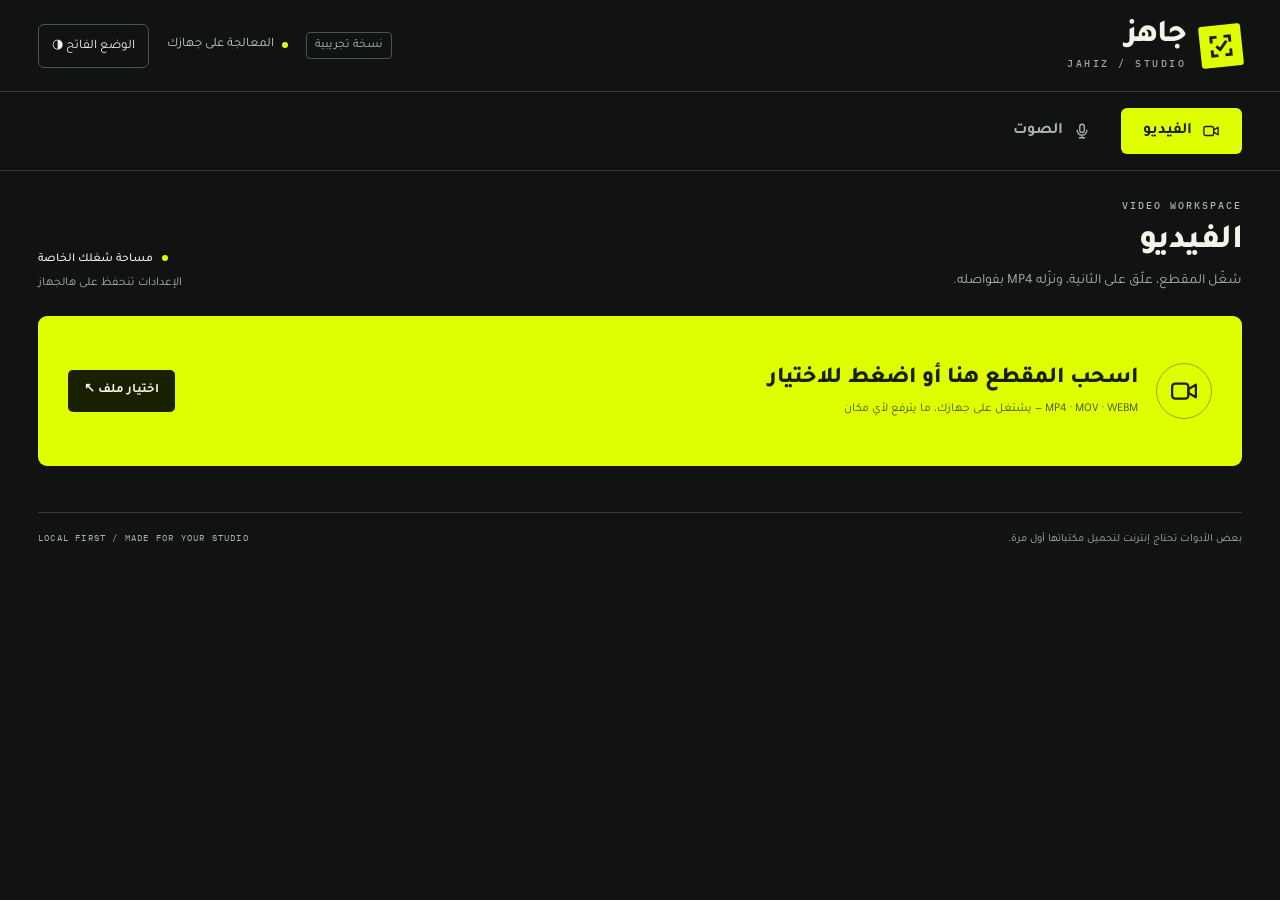
<file: index.html>
<!doctype html>
<html lang="ar" dir="rtl">
<head>
<meta charset="utf-8">
<meta name="viewport" content="width=device-width,initial-scale=1">
<title>جاهز</title>
<meta http-equiv="refresh" content="0; url=jahiz-studio.html">
<script>location.replace('jahiz-studio.html'+location.search+location.hash)</script>
<style>body{margin:0;background:#141414;color:#eee;font:16px system-ui,sans-serif;display:grid;place-items:center;min-height:100vh}a{color:#DFFF00}</style>
</head>
<body><a href="jahiz-studio.html">افتح جاهز</a></body>
</html>
</file>
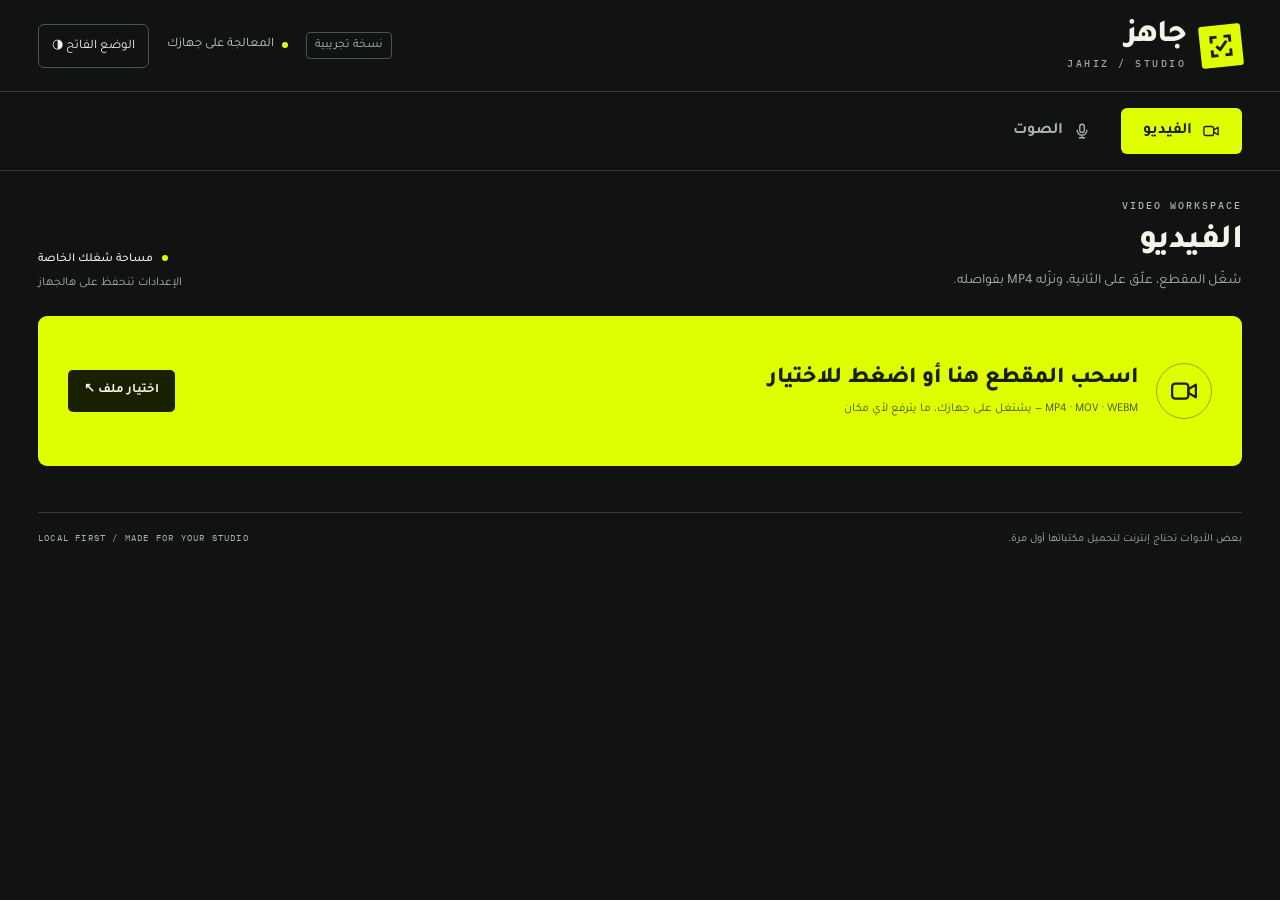
<file: jahiz-studio.html>
<!doctype html>
<html lang="ar" dir="rtl">
<head>
<meta charset="utf-8">
<meta name="viewport" content="width=device-width,initial-scale=1,viewport-fit=cover">
<title>جاهز — Studio</title>
<script>try{document.documentElement.dataset.theme=JSON.parse(localStorage.getItem("jahiz.studio.preferences.v1")||"{}").theme==="light"?"light":"dark"}catch(e){document.documentElement.dataset.theme="dark"}</script>
<style>html,body{margin:0}img{max-width:100%}[hidden]{display:none!important}</style>
</head>
<body>

<link rel="preconnect" href="https://fonts.googleapis.com">
<link rel="stylesheet" href="https://fonts.googleapis.com/css2?family=Tajawal:wght@400;500;600;700;800&amp;family=IBM+Plex+Sans+Arabic:wght@600&amp;family=IBM+Plex+Mono:wght@400;500&amp;display=swap">
<style>
/* Layout: a darkroom work bench — controls rail on one side, contact-sheet grid of results on the other; stacks on phones. */
:root{
  --bg:#FFFFFF; --panel:#F6F5F4; --ink:#22181A; --muted:#6B6264; --line:#E2DEDD;
  --accent:#8A1538; --accent-ink:#FFFFFF; --brand:#8A1538; --soft:#FFFFFF; --warn:#A4471C; --good:#2F7A3B;
  --f-display:"Readex Pro","IBM Plex Sans Arabic",system-ui,sans-serif;
  --f-body:"IBM Plex Sans Arabic",system-ui,"Segoe UI",Tahoma,sans-serif;
  --f-mono:"IBM Plex Mono",ui-monospace,Menlo,Consolas,monospace;
}
@media (prefers-color-scheme:dark){:root:not([data-theme="light"]){
  --bg:#141112; --panel:#1E1A1B; --ink:#F3EFEF; --muted:#ADA3A5; --line:#362E30;
  --accent:#E58AA0; --accent-ink:#1A0D11; --soft:#2B1E22; --brand:#6E1029; --warn:#E58A5E; --good:#7CC48A; color-scheme:dark}}
:root[data-theme="dark"]{
  --bg:#141112; --panel:#1E1A1B; --ink:#F3EFEF; --muted:#ADA3A5; --line:#362E30;
  --accent:#E58AA0; --accent-ink:#1A0D11; --soft:#2B1E22; --brand:#6E1029; --warn:#E58A5E; --good:#7CC48A; color-scheme:dark}
*{box-sizing:border-box}
body{background:var(--bg);color:var(--ink);font-family:var(--f-body);font-size:15px;line-height:1.6}

header{display:flex;flex-wrap:wrap;align-items:flex-end;justify-content:space-between;gap:12px;margin-block-end:20px}
h1{color:var(--accent);font-family:var(--f-display);font-weight:700;font-size:clamp(26px,4vw,36px);margin:0;letter-spacing:0;text-wrap:balance}
header p{margin:4px 0 0;color:var(--muted);max-width:60ch}

.tab{font:600 14px var(--f-body);border:0;background:transparent;color:var(--accent-ink);opacity:.85;padding:8px 16px;border-radius:7px;cursor:pointer}
.tab[aria-selected="true"]{background:var(--bg);color:var(--accent);opacity:1}
.tab:focus-visible,button:focus-visible,select:focus-visible,input:focus-visible{outline:2px solid var(--accent);outline-offset:2px}
.bench{display:grid;grid-template-columns:320px 1fr;gap:20px;align-items:start}
@media (max-width:820px){.bench{grid-template-columns:1fr}}
.rail{background:var(--panel);border:1px solid var(--line);border-top:4px solid var(--accent);border-radius:12px;padding:16px;display:grid;gap:18px;position:sticky;top:calc(env(safe-area-inset-top,0px) + 12px)}
@media (max-width:820px){.rail{position:static}}
.group{display:grid;gap:8px}
.label{font:600 12px var(--f-body);letter-spacing:.04em;color:var(--muted)}
select,input[type=text],input[type=number]{width:100%;font:inherit;color:var(--ink);background:var(--bg);border:1px solid var(--line);border-radius:8px;padding:8px 10px}
.seg{display:flex;flex-wrap:wrap;gap:4px}
.seg button{flex:1 1 auto;font:500 13px var(--f-body);color:var(--ink);background:var(--bg);border:1px solid var(--line);border-radius:7px;padding:6px 8px;cursor:pointer}
.seg button[aria-pressed="true"]{background:var(--soft);border-color:var(--accent);color:var(--accent);font-weight:600}
.row{display:flex;gap:8px;align-items:center}
.row > *{min-width:0}
input[type=range]{width:100%;accent-color:var(--accent)}

.hint{font-size:12.5px;color:var(--muted);margin:0}
.btn{font:600 14px var(--f-body);border-radius:9px;padding:10px 14px;cursor:pointer;border:1px solid var(--accent);background:var(--accent);color:var(--accent-ink)}
.btn.ghost{background:transparent;color:var(--accent)}
.btn:disabled{opacity:.45;cursor:not-allowed}
.drop{border:1.5px dashed var(--accent);border-radius:12px;padding:22px 16px;text-align:center;background:var(--panel);cursor:pointer;transition:border-color .15s,background .15s}
.drop.over{border-color:var(--accent);background:var(--soft)}
.drop strong{font-family:var(--f-display);font-weight:600;font-size:17px;display:block}
.drop span{color:var(--muted);font-size:13px}
.main{display:grid;gap:14px;min-width:0}
.toast{position:fixed;inset-inline:16px;bottom:calc(16px + env(safe-area-inset-bottom,0px));margin-inline:auto;max-width:420px;background:var(--ink);color:var(--bg);padding:10px 14px;border-radius:10px;font-size:14px;text-align:center}
.wave{width:100%;height:120px;display:block;background:var(--panel);border:1px solid var(--line);border-radius:10px}
.card{background:var(--panel);border:1px solid var(--line);border-radius:12px;padding:16px;display:grid;gap:12px}
.kv{display:grid;grid-template-columns:repeat(auto-fit,minmax(120px,1fr));gap:10px}
.kv div{display:grid;gap:2px}
.kv b{font-family:var(--f-mono);font-weight:500;font-variant-numeric:tabular-nums;font-size:16px;direction:ltr;text-align:start}
audio{width:100%}
.empty{color:var(--muted);text-align:center;padding:30px 10px}
.app{min-height:100%}
.top{position:sticky;top:env(safe-area-inset-top,0px);z-index:10;background:var(--brand);color:#fff;display:flex;flex-wrap:wrap;align-items:center;justify-content:space-between;gap:8px 16px;padding-inline:20px;padding-block:12px}
.brand{display:flex;align-items:center;gap:12px}
.bname{font:700 22px/1.1 var(--f-display)}
.bsub{font-size:12.5px;opacity:.85}
.lock{display:flex;align-items:center;gap:6px;font-size:12.5px;opacity:.9}
.shell{display:grid;grid-template-columns:200px 1fr;max-width:1320px;margin-inline:auto}
.side{display:grid;align-content:start;gap:4px;padding-block:20px;padding-inline:12px;border-inline-end:1px solid var(--line);min-height:calc(100vh - 60px);position:sticky;top:60px;align-self:start}
.tab{display:flex;align-items:center;gap:10px;font:600 14.5px var(--f-body);border:0;background:transparent;color:var(--muted);padding:10px 12px;border-radius:9px;cursor:pointer;text-align:start;width:100%}
.tab em{font:500 11px var(--f-body);font-style:normal;margin-inline-start:auto;color:var(--muted);border:1px solid var(--line);border-radius:99px;padding:0 7px}
.tab:hover{color:var(--ink);background:var(--panel)}
.tab[aria-selected="true"]{background:var(--accent);color:var(--accent-ink)}
.tab[aria-selected="true"] em{color:var(--accent-ink);border-color:currentColor}
.content{min-width:0;padding-inline:20px;padding-block:20px 40px}
@media (max-width:820px){
  .shell{grid-template-columns:1fr}
  .side{display:flex;overflow-x:auto;min-height:0;position:static;border-inline-end:0;border-bottom:1px solid var(--line);padding-block:10px;padding-inline:16px}
  .tab{width:auto;white-space:nowrap}
  .content{padding-inline:16px}
  .lock span{display:none}
}
.drop{padding:44px 16px}
.drop .dicon{display:grid;place-items:center;width:64px;height:64px;margin:0 auto 10px;border-radius:50%;background:var(--accent);color:var(--accent-ink)}
.drop.compact .dicon{width:40px;height:40px;margin-bottom:6px}
.drop.compact .dicon svg{width:22px;height:22px}
.drop.compact{padding:14px 16px}
.drop.compact strong{font-size:15px}
.lic{display:flex;align-items:center;gap:6px}
.lic svg{color:var(--accent)}
.drop .dicon{display:grid;place-items:center;width:60px;height:60px;margin:0 auto 10px;border-radius:50%;background:var(--accent);color:var(--accent-ink);font-size:0}
.drop .dicon svg{display:block}
.drop.compact .dicon{width:36px;height:36px;margin:0}
.drop.compact strong{display:inline}
.drop.compact .dicon svg{width:20px;height:20px}
.drop.compact{display:flex;align-items:center;justify-content:center;gap:12px;flex-wrap:wrap}
.btn{display:inline-flex;align-items:center;justify-content:center;gap:6px}
.pbar{height:8px;border-radius:99px;background:var(--line);overflow:hidden}
.pbar i{display:block;height:100%;width:0;background:var(--accent);transition:width .2s}
[hidden]{display:none!important}
@media (prefers-reduced-motion:reduce){*{transition:none!important}}
</style>

<style id="studioTheme">
/* JAHIZ STUDIO — operate-first, graphite / acid lime / cobalt. */
:root,:root[data-theme="dark"]{--bg:#101311;--panel:#1A1E1B;--card:#151916;--ink:#F2F4E9;--muted:#ABB3A9;--line:#343C34;--accent:#DFFF00;--accent-ink:#172000;--brand:#101311;--soft:#272F19;--warn:#FFB294;--good:#C7E879;--blue:#3658F5;--blue-ink:#FFFFFF;--drop:#DFFF00;--drop-ink:#182000;--f-display:"Tajawal",sans-serif;--f-body:"Tajawal",sans-serif;--f-mono:"IBM Plex Mono",monospace;color-scheme:dark}
:root[data-theme="light"]{--bg:#F2F3EA;--panel:#FFFFFF;--card:#FAFBF5;--ink:#172018;--muted:#596453;--line:#CCD2C4;--accent:#365200;--accent-ink:#FFFFFF;--brand:#172018;--soft:#E8F2CF;--warn:#9D370B;--good:#365200;--blue:#2949D7;--blue-ink:#FFFFFF;--drop:#DFFF00;--drop-ink:#182000;color-scheme:light}
body{font-size:16px;line-height:1.55;background:var(--bg);color:var(--ink)}
button,input,select{font-family:var(--f-body)}
button{transition:background .15s,border-color .15s,transform .15s}
button:not(:disabled):active{transform:translateY(1px)}
button:disabled{opacity:.4;cursor:not-allowed}
button:focus-visible,input:focus-visible,.drop:focus-visible{outline:3px solid var(--blue);outline-offset:4px}
.top{position:relative;top:0;margin:0;min-height:88px;padding:20px 38px;background:var(--brand);border-bottom:1px solid var(--line);align-items:center;gap:16px;color:#F2F4E9}
.brand{gap:14px}.brandmark{width:42px;height:42px;background:#DFFF00;color:#182000;border-radius:3px;display:grid;place-items:center;transform:rotate(-6deg)}
.brandmark svg{width:28px;height:28px}.bname{font:800 32px/1 var(--f-display);letter-spacing:-1px}.bsub{font:500 10px/1.5 var(--f-mono);letter-spacing:2.5px;margin-top:4px;opacity:.65}
.header-actions{display:flex;align-items:center;gap:18px}.build-tag{font-size:12px;color:#B7C1B4;border:1px solid #4A5547;padding:3px 8px;border-radius:4px}.lock{font-size:13px;opacity:1;color:#C4CCBF;gap:8px}.lock::before{content:"";width:6px;height:6px;border-radius:50%;background:#DFFF00}.theme-toggle{background:transparent;border:1px solid #4A5547;color:#F2F4E9;padding:10px 13px;min-height:44px;border-radius:6px;font-size:13px;cursor:pointer}
.shell{max-width:1600px;margin:auto;display:block}.side{position:static;min-height:0;display:flex;gap:8px;align-items:center;overflow-x:auto;padding:16px 38px;border:0;border-bottom:1px solid var(--line);background:var(--bg)}
.tab{width:auto;flex-shrink:0;min-height:46px;border-radius:6px;padding:10px 22px;font-size:16px;color:var(--muted);opacity:1;gap:10px}.tab svg{width:18px;height:18px}.tab em{font-size:11px;border:0;background:var(--panel);border-radius:3px;padding:2px 6px}.tab[aria-selected="true"]{background:var(--accent);color:var(--accent-ink)}.tab[aria-selected="true"] em{background:transparent}.tab:hover{color:var(--ink);background:var(--panel)}.tab[aria-selected="true"]:hover{background:var(--accent);color:var(--accent-ink)}
.content{padding:28px 38px 40px}.workspace-head{display:flex;justify-content:space-between;align-items:end;gap:24px;margin-bottom:24px}.eyebrow{font:500 10px var(--f-mono);letter-spacing:2px;color:var(--muted);margin-bottom:9px;direction:ltr;text-align:right}.workspace-head h1{font:800 34px/1.25 var(--f-display);color:var(--ink);letter-spacing:-.5px}.workspace-head p{margin:7px 0 0;color:var(--muted);font-size:14px}.workspace-note{font-size:12px;color:var(--muted);text-align:left;max-width:230px}.workspace-note strong{display:block;color:var(--ink);font-weight:500;margin-bottom:5px}.workspace-note i{display:inline-block;width:6px;height:6px;background:var(--accent);margin-inline-end:6px;border-radius:50%}
.bench{display:grid;grid-template-columns:296px minmax(0,1fr);gap:24px;align-items:start}.rail{position:static;border:1px solid var(--line);border-radius:9px;padding:0;gap:0;background:var(--panel);overflow:hidden}.settings-toggle{display:flex;align-items:center;justify-content:space-between;width:100%;border:0;border-bottom:1px solid var(--line);background:transparent;color:var(--ink);padding:17px 18px;font-size:16px;font-weight:700;min-height:56px;cursor:pointer}.settings-toggle small{font-weight:400;color:var(--muted);font-size:11px}.rail-body{display:grid;gap:21px;padding:18px}.rail .group{gap:10px}.label{font-size:12px;letter-spacing:0;font-weight:600;color:var(--muted)}.lic svg{display:none}.hint{font-size:12px;line-height:1.7;color:var(--muted)}.seg{gap:5px}.seg button{border-radius:5px;font-size:13px;min-height:38px;background:var(--card)}.seg button[aria-pressed="true"]{background:var(--soft);color:var(--ink);border-color:var(--accent)}
input[type=text],input[type=number],select{border-radius:5px;background:var(--card);font-size:14px;min-height:43px}input[type=number]{font-family:var(--f-mono);font-size:12px;direction:ltr}input[type=checkbox]{accent-color:var(--accent);width:16px;height:16px;flex-shrink:0}input[type=range]{accent-color:var(--accent);min-height:26px}input[aria-invalid=true]{border-color:var(--warn)}
.main{gap:16px}.drop{position:relative;display:grid;grid-template-columns:56px 1fr auto;column-gap:18px;align-items:center;text-align:right;padding:30px;border:0;border-radius:9px;background:var(--drop);color:var(--drop-ink);min-height:150px;overflow:hidden}.drop .dicon{grid-column:1;grid-row:1/3;width:56px;height:56px;margin:0;border:1px solid #8EAA24;border-radius:50%;background:transparent;color:var(--drop-ink)}.drop strong{grid-column:2;grid-row:1;font:800 23px/1.4 var(--f-display);align-self:end;max-width:100%}.drop>span:not(.dicon){grid-column:2;grid-row:2;color:#45541C;font-size:12px;align-self:start;margin-top:5px}.drop::after{content:"اختيار ملف ↖";grid-column:3;grid-row:1/3;align-self:center;background:#182000;color:#F2F4E9;padding:11px 16px;border-radius:5px;font-size:13px;font-weight:600}.drop.over{background:#E8FF61;outline:3px solid var(--blue)}.drop.compact{display:grid;grid-template-columns:40px 1fr auto;padding:20px;gap:12px;min-height:110px}.drop.compact .dicon{width:40px;height:40px;margin:0}.drop.compact strong{font-size:18px;display:block}.drop.compact .dicon svg{width:24px;height:24px}
.empty strong{font-size:20px;font-weight:500;color:var(--ink)}.empty p{margin:0;font-size:13px;color:var(--muted);max-width:380px}
.btn{min-height:44px;border-radius:5px;padding:10px 16px;font-size:14px;font-weight:700}.btn.ghost{color:var(--ink);border-color:var(--line)}.btn.ghost:hover{border-color:var(--accent)}.btn:not(.ghost):not(:disabled):hover{filter:brightness(1.08)}
.card{background:var(--panel);border-radius:8px;padding:20px;gap:18px}.kv{gap:16px}.kv b{font-size:15px}.wave{border:0;border-radius:5px;background:var(--card);height:150px}.pbar{border-radius:3px;height:6px}.toast{z-index:40;background:var(--ink);color:var(--bg);border-radius:6px;box-shadow:0 8px 32px #0004;bottom:24px}.footnote{display:flex;justify-content:space-between;gap:16px;margin-top:30px;padding-top:18px;border-top:1px solid var(--line);font-size:11px;color:var(--muted)}.footnote span:last-child{direction:ltr;font-family:var(--f-mono);font-size:9px;letter-spacing:1.2px}
@media(min-width:1001px){.settings-toggle{cursor:default}.settings-toggle small{display:none}}
@media(max-width:1150px){.top,.side{padding-inline:24px}.content{padding-inline:24px}.bench{grid-template-columns:270px minmax(0,1fr);gap:18px}.drop{grid-template-columns:44px 1fr;padding:24px;column-gap:13px}.drop strong{font-size:21px}.drop::after{display:none}.drop .dicon{width:44px;height:44px}.workspace-note{display:none}}
@media(max-width:1000px){.bench{display:flex;flex-direction:column;gap:16px}.main{display:contents}.bench>.rail{order:2;width:100%}.main>.drop{order:0;width:100%}.main>.card{order:4;width:100%}.rail:not(.is-open) .rail-body{display:none}.rail.is-open .rail-body{display:grid}.rail .rail-body{grid-template-columns:repeat(2,minmax(0,1fr));gap:22px}.settings-toggle{border-bottom:0}.rail.is-open .settings-toggle{border-bottom:1px solid var(--line)}}
@media(max-width:600px){.top{padding:18px;min-height:79px;gap:8px}.brand{gap:10px}.brandmark{width:34px;height:34px}.brandmark svg{width:24px}.bname{font-size:28px}.bsub{font-size:8px}.header-actions{gap:10px}.build-tag,.lock{display:none}.theme-toggle{font-size:12px;padding:8px 11px}.side{padding:12px 16px;gap:6px}.tab{flex:1 1 0;justify-content:center;font-size:13px;padding:10px 8px;gap:5px;min-height:44px}.tab em{display:none}.tab svg{width:16px}.content{padding:23px 16px 32px}.workspace-head{margin-bottom:20px;gap:12px}.workspace-head h1{font-size:28px}.workspace-head p{font-size:13px}.eyebrow{font-size:9px;margin-bottom:8px}.drop,.drop.compact{padding:23px 18px;min-height:134px;grid-template-columns:36px minmax(0,1fr);column-gap:12px}.drop .dicon,.drop.compact .dicon{width:36px;height:36px}.drop .dicon svg{width:21px;height:21px}.drop strong,.drop.compact strong{font-size:19px}.drop>span:not(.dicon){font-size:10px;line-height:1.8}.rail .rail-body{grid-template-columns:1fr;padding:16px}.settings-toggle{min-height:58px;font-size:15px}.seg button{min-height:44px}.btn{font-size:13px}.kv{grid-template-columns:repeat(2,minmax(0,1fr))}.footnote{font-size:10px}.footnote span:last-child{display:none}.empty strong{font-size:18px}.empty p{font-size:12px}.toast{font-size:13px}}

@media(prefers-reduced-motion:reduce){*{transition:none!important;animation:none!important}}
</style>
<style id="studioReviewTheme">
/* Review tab: timed notes on a clip. Media never leaves the page; only note text is stored. */
:root,:root[data-theme="dark"]{--tag-key:#DFFF00;--tag-fix:#FFB294;--tag-idea:#8FA6FF}
:root[data-theme="light"]{--tag-key:#365200;--tag-fix:#9D370B;--tag-idea:#2949D7}
.rv-bench{display:grid;grid-template-columns:minmax(0,1fr) 380px;gap:24px;align-items:start}
.rv-main{display:grid;gap:16px;min-width:0}
.rv-col{display:grid;gap:16px;min-width:0}
.rv-dl{background:var(--panel);border:1px solid var(--line);border-radius:9px;padding:16px;display:grid;gap:14px}
.rv-dl-head{display:flex;justify-content:space-between;align-items:baseline;gap:10px;flex-wrap:wrap}.rv-dl-head b{font-size:16px}
.rv-dl-opts{display:flex;align-items:center;gap:10px 16px;flex-wrap:wrap}
.rv-dl .seg{display:flex;gap:5px}.rv-dl .seg button{min-width:72px;padding:6px 12px;border:1px solid var(--line);color:var(--ink);cursor:pointer;font-family:var(--f-body)}
.rv-check{display:flex;align-items:center;gap:8px;font-size:14px;cursor:pointer;min-height:44px}.rv-check small{display:block;font-size:11px;color:var(--muted)}
.rv-dl .pbar{margin-bottom:6px}
.rv-player{background:var(--panel);border:1px solid var(--line);border-radius:9px;overflow:hidden}
.rv-screen{position:relative;background:#000;display:grid;place-items:center;min-height:200px}
.rv-screen video{display:block;width:100%;height:auto;max-height:min(68vh,760px);object-fit:contain;cursor:pointer}
.rv-screen .rv-name{position:absolute;bottom:12px;right:14px;max-width:70%;overflow:hidden;text-overflow:ellipsis;white-space:nowrap;font-size:12px;color:#F2F4E9;background:#000a;padding:3px 9px;border-radius:4px;pointer-events:none}
.rv-controls{padding:12px 16px 14px;display:grid;gap:8px}
.rv-tl{position:relative;height:34px;cursor:pointer;touch-action:none}
.rv-tl:focus-visible{outline:3px solid var(--blue);outline-offset:2px;border-radius:4px}
.rv-track{position:absolute;top:15px;inset-inline:0;height:5px;background:var(--line);border-radius:3px}
.rv-fill{position:absolute;top:15px;right:0;height:5px;width:0;background:var(--accent);border-radius:3px}
.rv-pin{position:absolute;top:3px;width:4px;height:28px;padding:0;border:0;border-radius:2px;transform:translateX(50%);cursor:pointer;background:var(--tag-key)}
.rv-pin:hover,.rv-pin:focus-visible{width:7px;outline:none}
.rv-pin[data-tag="fix"]{background:var(--tag-fix)}.rv-pin[data-tag="idea"]{background:var(--tag-idea)}
.rv-head{position:absolute;top:10px;width:15px;height:15px;border-radius:50%;background:var(--accent);transform:translateX(50%);box-shadow:0 0 0 3px var(--panel);pointer-events:none}
.rv-row{display:flex;align-items:center;gap:8px;flex-wrap:wrap}
.rv-row .grow{flex:1}
.rv-time{font:500 13px var(--f-mono);direction:ltr;font-variant-numeric:tabular-nums;color:var(--muted)}
.rv-btn{min-height:44px;border-radius:5px;padding:8px 14px;font-size:14px;font-weight:700;border:1px solid var(--line);background:transparent;color:var(--ink);cursor:pointer}
.rv-btn:hover{border-color:var(--accent)}
.rv-btn.primary{background:var(--accent);color:var(--accent-ink);border-color:var(--accent);min-width:104px}
.rv-btn.blue{background:var(--blue);color:var(--blue-ink);border-color:var(--blue)}
.rv-btn.small{min-height:36px;padding:4px 10px;font-size:12px;font-weight:600}
.rv-kbd{direction:ltr;unicode-bidi:isolate;display:inline-block;font:500 11px var(--f-mono);border:1px solid var(--line);border-radius:3px;padding:1px 6px;color:var(--muted)}
.rv-hint{font-size:12px;color:var(--muted);line-height:1.7;margin:0}
.rv-add{border-top:1px solid var(--line);padding:16px;display:grid;gap:10px;background:var(--card)}
.rv-at{font-size:13px;color:var(--muted)}.rv-at b{font:500 14px var(--f-mono);direction:ltr;display:inline-block;color:var(--accent)}
.rv-add textarea,.rv-edit textarea{display:block;width:100%;box-sizing:border-box;min-height:74px;resize:vertical;border:1px solid var(--line);border-radius:5px;background:var(--panel);color:var(--ink);padding:10px;font:15px/1.6 var(--f-body)}
.rv-add textarea:focus-visible,.rv-edit textarea:focus-visible,.rv-search:focus-visible{outline:3px solid var(--blue);outline-offset:2px}
.rv-tags{display:flex;gap:6px;flex-wrap:wrap}
.rv-tag{border:1px solid var(--line);background:var(--panel);color:var(--ink);border-radius:4px;min-height:38px;padding:4px 12px;font-size:13px;cursor:pointer;display:inline-flex;align-items:center;gap:6px}
.rv-tag i,.rv-meta i{width:8px;height:8px;border-radius:50%;display:inline-block;background:var(--tag-key)}
.rv-tag[data-v="fix"] i,.rv-meta i[data-tag="fix"]{background:var(--tag-fix)}.rv-tag[data-v="idea"] i,.rv-meta i[data-tag="idea"]{background:var(--tag-idea)}.rv-tag[data-v="all"] i{display:none}
.rv-tag[aria-pressed="true"]{border-color:var(--accent);background:var(--soft)}
.rv-notes{background:var(--panel);border:1px solid var(--line);border-radius:9px;overflow:hidden;position:sticky;top:14px}
.rv-nhead{display:flex;justify-content:space-between;align-items:center;gap:10px;padding:15px 18px;border-bottom:1px solid var(--line)}
.rv-nhead b{font-size:16px}.rv-nhead small{color:var(--muted);font-size:12px}
.rv-filter{display:grid;gap:10px;padding:12px 18px;border-bottom:1px solid var(--line)}
.rv-search{width:100%;box-sizing:border-box;min-height:42px;border:1px solid var(--line);border-radius:5px;background:var(--card);color:var(--ink);padding:0 10px;font-size:14px}
.rv-list{max-height:min(560px,60vh);overflow:auto}
.rv-list>.empty{padding:28px 18px;font-size:13px;text-align:center;color:var(--muted)}
.rv-note{display:grid;grid-template-columns:auto minmax(0,1fr);gap:4px 12px;padding:13px 18px;border-bottom:1px solid var(--line);border-inline-start:3px solid transparent;cursor:pointer}
.rv-note:hover{background:var(--card)}
.rv-note.cur{background:var(--soft);border-inline-start-color:var(--accent)}
.rv-note .t{grid-row:1/3;font:500 13px var(--f-mono);direction:ltr;font-variant-numeric:tabular-nums;background:var(--card);border:1px solid var(--line);border-radius:4px;padding:3px 8px;height:fit-content;color:var(--ink);cursor:pointer}
.rv-note.cur .t{border-color:var(--accent);color:var(--accent)}
.rv-note .tx{font-size:15px;line-height:1.6;white-space:pre-wrap;overflow-wrap:anywhere}
.rv-meta{display:flex;gap:10px;align-items:center;font-size:12px;color:var(--muted)}
.rv-meta button{background:none;border:0;color:var(--muted);font-size:12px;cursor:pointer;padding:4px 2px;min-height:32px;font-family:var(--f-body)}
.rv-meta button:hover{color:var(--ink);text-decoration:underline}
.rv-edit{grid-column:2;display:grid;gap:8px}
.rv-undo{display:flex;justify-content:space-between;align-items:center;gap:10px;padding:10px 18px;background:var(--card);border-bottom:1px solid var(--line);font-size:13px}
.rv-exp{padding:14px 18px;display:grid;gap:10px;background:var(--card)}
.rv-exp textarea{width:100%;box-sizing:border-box;min-height:120px;border:1px solid var(--line);border-radius:5px;background:var(--panel);color:var(--ink);padding:10px;font:14px/1.8 var(--f-body);font-variant-numeric:tabular-nums;direction:rtl;unicode-bidi:plaintext;resize:vertical}.rv-exp textarea:focus{outline:3px solid var(--blue);outline-offset:2px}
.rv-warn{color:var(--warn)}
.rv-recent{background:var(--panel);border:1px solid var(--line);border-radius:9px;padding:16px 18px;display:grid;gap:8px}
.rv-recent b{font-size:15px}
.rv-recent ul{list-style:none;margin:0;padding:0;display:grid}
.rv-recent li{display:flex;justify-content:space-between;align-items:center;gap:10px;padding:8px 0;border-top:1px solid var(--line);font-size:13px}
.rv-recent li span{overflow:hidden;text-overflow:ellipsis;white-space:nowrap}
.rv-recent li small{color:var(--muted);font-size:12px;flex-shrink:0}
@media(max-width:1000px){.rv-bench{grid-template-columns:1fr}.rv-notes{position:static}.rv-list{max-height:none}}
@media(max-width:600px){.rv-controls,.rv-add,.rv-dl{padding:12px}.rv-dl .seg{width:100%}.rv-dl .seg button{flex:1;min-width:0}.rv-nhead,.rv-filter,.rv-note,.rv-exp,.rv-undo{padding-inline:14px}.rv-hide-m{display:none}.rv-btn.primary{min-width:88px}}
</style>
<div class="app" dir="rtl" lang="ar">
<header class="top">
 <div class="brand"><span class="brandmark" aria-hidden="true"><svg viewBox="0 0 24 24" fill="none" stroke="currentColor" stroke-width="2.5"><path d="M4 9V4h5M15 4h5v5M20 15v5h-5M9 20H4v-5M8 12l3 3 6-7"/></svg></span><div><div class="bname">جاهز</div><div class="bsub">JAHIZ / STUDIO</div></div></div>
 <div class="header-actions"><span class="build-tag">نسخة تجريبية</span><div class="lock">المعالجة على جهازك</div><button class="theme-toggle" id="themeToggle">الوضع الفاتح ◑</button></div>
</header>
<div class="shell">
  <nav class="side" role="tablist" aria-label="الأدوات">
    <button class="tab" role="tab" id="tab-vid" aria-selected="true" aria-controls="pane-vid"><svg viewBox="0 0 24 24" width="20" height="20" fill="none" stroke="currentColor" stroke-width="1.8" stroke-linecap="round" stroke-linejoin="round" aria-hidden="true"><rect x="2.5" y="6" width="13" height="12" rx="2.5"/><path d="M15.5 10.5l6-3.5v10l-6-3.5z"/></svg><span>الفيديو</span></button>
    <button class="tab" role="tab" id="tab-aud" aria-selected="false" aria-controls="pane-aud"><svg viewBox="0 0 24 24" width="20" height="20" fill="none" stroke="currentColor" stroke-width="1.8" stroke-linecap="round" stroke-linejoin="round" aria-hidden="true"><rect x="9" y="3" width="6" height="11" rx="3"/><path d="M5.5 11a6.5 6.5 0 0 0 13 0M12 17.5V21M8.5 21h7"/></svg><span>الصوت</span></button>
  </nav>
  <div class="content">
  <div class="workspace-head"><div><div id="workspaceKicker" class="eyebrow">VIDEO WORKSPACE</div><h1 id="workspaceTitle">الفيديو</h1><p id="workspaceDesc">شغّل المقطع، علّق على الثانية، ونزّله MP4 بفواصله.</p></div><div class="workspace-note"><strong><i></i> مساحة شغلك الخاصة</strong><span id="prefsStatus">الإعدادات تنحفظ على هالجهاز</span></div></div>
  <!-- AUDIO -->
  <section id="pane-aud" role="tabpanel" aria-labelledby="tab-aud" hidden>
    <div class="bench">
      <aside class="rail"><button class="settings-toggle" aria-expanded="true" aria-controls="railBody1"><span>إعدادات الصوت والتصدير</span><small>فتح / إغلاق ＋</small></button><div class="rail-body" id="railBody1">
        <div class="group">
          <span class="label lic"><svg viewBox="0 0 24 24" width="15" height="15" fill="none" stroke="currentColor" stroke-width="1.8" stroke-linecap="round" stroke-linejoin="round" aria-hidden="true"><path d="M3 12h4l3-7 4 14 3-7h4"/></svg>القنوات</span>
          <div class="seg" id="chan">
            <button data-v="keep" aria-pressed="true">مثل الأصل</button>
            <button data-v="mono" aria-pressed="false">مونو</button>
          </div>
        </div>
        <div class="group">
          <span class="label lic"><svg viewBox="0 0 24 24" width="15" height="15" fill="none" stroke="currentColor" stroke-width="1.8" stroke-linecap="round" stroke-linejoin="round" aria-hidden="true"><circle cx="6" cy="7" r="3"/><circle cx="6" cy="17" r="3"/><path d="M8.5 8.5L20 19M8.5 15.5L20 5"/></svg>قص من البداية والنهاية (بالثواني)</span>
          <div class="row">
            <input type="number" id="trimS" min="0" step="0.1" value="0" aria-label="البداية">
            <input type="number" id="trimE" min="0" step="0.1" value="0" aria-label="النهاية">
          </div>
          <p class="hint">الأول من البداية، الثاني من النهاية. صفر يعني بدون قص.</p>
        </div>
        <div class="group">
          <label class="row" style="cursor:pointer"><input type="checkbox" id="norm" checked> <span>رفع الصوت لأعلى مستوى آمن</span></label>
        </div>
        <div class="group">
          <span class="label lic"><svg viewBox="0 0 24 24" width="15" height="15" fill="none" stroke="currentColor" stroke-width="1.8" stroke-linecap="round" stroke-linejoin="round" aria-hidden="true"><path d="M15 4V2M15 10V8M11 6H9M21 6h-2M4 20L14 10"/></svg>تنقية الصوت</span>
          <label class="row" style="cursor:pointer"><input type="checkbox" id="nr" checked> <span>إزالة الضجة حول الكلام</span></label>
          <label class="row" style="cursor:pointer"><input type="checkbox" id="hp" checked> <span>شيل الهمهمة والصوت الثقيل</span></label>
          <p class="hint">مناسبة للكلام: مكيف، مروحة، ضجة شارع. ما تنفع للموسيقى.</p>
        </div>
        <div class="group"><span class="label">صيغة الملف</span><div class="seg" id="audFmt"><button data-v="wav" aria-pressed="true">WAV · أعلى جودة</button><button data-v="mp3" aria-pressed="false">MP3 · حجم أصغر</button></div><p class="hint">MP3 بجودة 192 kbps. المكتبة تتحمّل أول مرة فقط (156 كيلوبايت).</p></div>
        <button class="btn ghost" id="previewAud" disabled><svg viewBox="0 0 24 24" width="17" height="17" fill="none" stroke="currentColor" stroke-width="1.8" stroke-linecap="round" stroke-linejoin="round" aria-hidden="true"><path d="M3 12h2M7 8v8M11 5v14M15 9v6M19 11v2"/></svg>سمّعني النتيجة</button>
        <button class="btn" id="exportAud" disabled><svg viewBox="0 0 24 24" width="17" height="17" fill="none" stroke="currentColor" stroke-width="1.8" stroke-linecap="round" stroke-linejoin="round" aria-hidden="true"><path d="M12 4v11M7 10l5 5 5-5M5 20h14"/></svg>استخراج وتنزيل</button>
        <p class="hint">ينزّل ملف الصوت مباشرة بالصيغة اللي تختارها. ملفات الفيديو الكبيرة جداً (فوق ساعة) ممكن ما يتحملها المتصفح.</p>
      </div></aside>
      <div class="main">
        <label class="drop" id="audDrop" for="audInput">
          <span class="dicon"><svg viewBox="0 0 24 24" width="30" height="30" fill="none" stroke="currentColor" stroke-width="1.8" stroke-linecap="round" stroke-linejoin="round" aria-hidden="true"><rect x="9" y="3" width="6" height="11" rx="3"/><path d="M5.5 11a6.5 6.5 0 0 0 13 0M12 17.5V21M8.5 21h7"/></svg></span><strong>اسحب فيديو أو ملف صوت هنا</strong>
          <span>MP4 · MOV · M4A · MP3 · WAV</span>
          <input type="file" id="audInput" accept="video/*,audio/*" hidden>
        </label>
        <div class="card" id="audCard">
          <div class="kv">
            <div><span class="label">الملف</span><span id="aName" style="font-weight:600;overflow-wrap:anywhere">مثال: نغمة تجريبية</span></div>
            <div><span class="label">المدة</span><b id="aDur">—</b></div>
            <div><span class="label">القنوات</span><b id="aCh">—</b></div>
            <div><span class="label">التردد</span><b id="aSr">—</b></div>
          </div>
          <canvas class="wave" id="wave" height="120"></canvas>
          <audio id="player" controls></audio>
        </div>
      </div>
    </div>
  </section>

  <!-- VIDEO: watch, note on the second, export MP4 with chapters -->
  <section id="pane-vid" role="tabpanel" aria-labelledby="tab-vid">
    <div class="rv-main">
      <label class="drop" id="rvDrop" for="rvInput">
        <span class="dicon"><svg viewBox="0 0 24 24" width="30" height="30" fill="none" stroke="currentColor" stroke-width="1.8" stroke-linecap="round" stroke-linejoin="round" aria-hidden="true"><rect x="2.5" y="6" width="13" height="12" rx="2.5"/><path d="M15.5 10.5l6-3.5v10l-6-3.5z"/></svg></span>
        <strong>اسحب المقطع هنا أو اضغط للاختيار</strong>
        <span>MP4 · MOV · WEBM — يشتغل على جهازك، ما يترفع لأي مكان</span>
        <input type="file" id="rvInput" accept="video/*" hidden>
      </label>
      <p class="rv-hint rv-warn" id="rvError" role="alert"></p>
      <div class="rv-recent" id="rvRecent" hidden><b>مقاطع لها ملاحظات محفوظة</b><span class="rv-hint">افتح نفس الملف وترجع ملاحظاته.</span><ul id="rvRecentList"></ul></div>
      <div class="rv-bench" id="rvWork" hidden>
        <div class="rv-col">
        <section class="rv-player" aria-label="المشغّل">
          <div class="rv-screen"><video id="rvVideo" playsinline preload="auto"></video><span class="rv-name" id="rvName"></span></div>
          <div class="rv-controls">
            <div class="rv-tl" id="rvTl" role="slider" tabindex="0" aria-label="الخط الزمني" aria-valuemin="0" aria-valuenow="0"><div class="rv-track"></div><div class="rv-fill" id="rvFill"></div><div class="rv-head" id="rvHead"></div></div>
            <div class="rv-row">
              <button type="button" class="rv-btn primary" id="rvPlay">▶ تشغيل</button>
              <button type="button" class="rv-btn" id="rvBack" aria-label="ارجع 5 ثواني">−5 ث</button>
              <button type="button" class="rv-btn" id="rvFwd" aria-label="قدّم 5 ثواني">+5 ث</button>
              <button type="button" class="rv-btn" id="rvSpeed" dir="ltr" aria-label="سرعة التشغيل">1×</button>
              <button type="button" class="rv-btn rv-hide-m" id="rvFull">ملء الشاشة</button>
              <span class="grow"></span>
              <span class="rv-time" id="rvClock">00:00 / 00:00</span>
            </div>
            <p class="rv-hint rv-hide-m"><span class="rv-kbd">N</span> ملاحظة جديدة · <span class="rv-kbd">Space</span> تشغيل وإيقاف · <span class="rv-kbd">⌘ Enter</span> حفظ</p>
          </div>
          <div class="rv-add">
            <div class="rv-at">ملاحظة عند <b id="rvAt">00:00</b> — المقطع يوقف أول ما تبدأ تكتب</div>
            <textarea id="rvText" maxlength="1000" placeholder="مثلاً: هنا قال إن التسليم يوم الخميس" aria-label="نص الملاحظة"></textarea>
            <div class="rv-row">
              <div class="rv-tags" id="rvTagPick"><button type="button" class="rv-tag" data-v="key" aria-pressed="true"><i></i>مهم</button><button type="button" class="rv-tag" data-v="fix" aria-pressed="false"><i></i>تعديل</button><button type="button" class="rv-tag" data-v="idea" aria-pressed="false"><i></i>فكرة</button></div>
              <span class="grow"></span>
              <button type="button" class="rv-btn small" id="rvRetime">خذ الوقت الحالي</button>
              <button type="button" class="rv-btn primary" id="rvSave">حفظ الملاحظة</button>
            </div>
          </div>
        </section>
        <section class="rv-dl" aria-label="تنزيل الفيديو">
          <div class="rv-dl-head"><b>تنزيل MP4</b><small class="rv-hint">يشتغل على الجوال وانستقرام وواتساب</small></div>
          <div class="rv-dl-opts">
            <span class="label">الدقة</span>
            <div class="seg" id="rvRes"><button type="button" data-v="orig" aria-pressed="true">الأصلي</button><button type="button" data-v="1080" aria-pressed="false">1080p</button><button type="button" data-v="720" aria-pressed="false">720p</button></div>
            <label class="rv-check"><input type="checkbox" id="rvChap" checked><span>الفواصل داخل الملف<small>من الملاحظات الظاهرة · تتنقل بينها في مشغّل الفيديو</small></span></label>
          </div>
          <div id="rvProg" hidden><div class="pbar"><i id="rvBar"></i></div><div class="rv-row"><span class="rv-hint" id="rvPct">0%</span><span class="grow"></span><button type="button" class="rv-btn small" id="rvCancel">إلغاء</button></div></div>
          <div class="rv-row"><button type="button" class="rv-btn primary" id="rvDl">تنزيل الفيديو</button></div>
          <p class="rv-hint" id="rvDlMsg" role="status"></p>
        </section>
        </div>
        <aside class="rv-notes" aria-label="الملاحظات">
          <div class="rv-nhead"><b>الملاحظات</b><small id="rvCount"></small></div>
          <div class="rv-filter">
            <input type="search" class="rv-search" id="rvSearch" placeholder="دوّر في الملاحظات" aria-label="دوّر في الملاحظات">
            <div class="rv-tags" id="rvFilter"><button type="button" class="rv-tag" data-v="all" aria-pressed="true"><i></i>الكل</button><button type="button" class="rv-tag" data-v="key" aria-pressed="false"><i></i>مهم</button><button type="button" class="rv-tag" data-v="fix" aria-pressed="false"><i></i>تعديل</button><button type="button" class="rv-tag" data-v="idea" aria-pressed="false"><i></i>فكرة</button></div>
          </div>
          <div class="rv-undo" id="rvUndo" hidden><span>انحذفت الملاحظة</span><button type="button" class="rv-btn small" id="rvUndoBtn">تراجع</button></div>
          <div class="rv-list" id="rvList"></div>
          <div class="rv-exp">
            <button type="button" class="rv-btn blue" id="rvCopy">نسخ كفصول يوتيوب</button>
            <div id="rvChapBox" hidden><textarea id="rvChapters" readonly aria-label="فصول يوتيوب"></textarea><p class="rv-hint" id="rvChapMsg" role="status"></p></div>
            <p class="rv-hint" id="rvStoreHint">الملاحظات تنحفظ على هالجهاز بس، وترجع لما تفتح نفس الملف.</p>
          </div>
        </aside>
      </div>
    </div>
  </section>

  <footer class="footnote"><span>بعض الأدوات تحتاج إنترنت لتحميل مكتباتها أول مرة.</span><span>LOCAL FIRST / MADE FOR YOUR STUDIO</span></footer>
  </div>
</div>
</div>
<div class="toast" id="toast" role="status" aria-live="polite" hidden></div>

<script>
/* Versioned, on-device preferences; never stores files or media. */
window.JahizPrefs=(()=>{
  const key='jahiz.studio.preferences.v1';let saved={};
  try{const raw=JSON.parse(localStorage.getItem(key)||'{}');if(raw&&typeof raw==='object'&&!Array.isArray(raw))saved=raw}catch(e){}
  const fields=['norm','nr','hp'];
  const groups=['chan','audFmt','rvRes'];
  fields.forEach(id=>{const el=document.getElementById(id),v=saved.fields?.[id];if(v===undefined)return;
    if(el.type==='checkbox'){if(typeof v==='boolean')el.checked=v;return}
    if(typeof v!=='string')return;
    el.value=el.maxLength>0?v.slice(0,el.maxLength):v;
  });
  groups.forEach(id=>{const buttons=[...document.querySelectorAll('#'+id+' button')],value=saved.groups?.[id];if(buttons.some(b=>b.dataset.v===value))buttons.forEach(b=>b.setAttribute('aria-pressed',String(b.dataset.v===value)))});
  function save(){
    const data={fields:{},groups:{},theme:document.documentElement.dataset.theme||'dark'};
    fields.forEach(id=>{const el=document.getElementById(id);data.fields[id]=el.type==='checkbox'?el.checked:el.value});
    groups.forEach(id=>{data.groups[id]=document.querySelector('#'+id+' [aria-pressed="true"]')?.dataset.v});
    try{localStorage.setItem(key,JSON.stringify(data));saved=data;const st=document.getElementById('prefsStatus');if(st)st.textContent='إعداداتك محفوظة على هالجهاز'}catch(e){const st=document.getElementById('prefsStatus');if(st)st.textContent='المتصفح ما سمح بحفظ الإعدادات'}
  }
  ['input','change','click'].forEach(type=>document.addEventListener(type,e=>{if(e.target.closest('.rail,#themeToggle'))queueMicrotask(save)}));
  return {save};
})();
(function(){
const $=s=>document.querySelector(s);
let toastT;function toast(m){const t=$('#toast');t.textContent=m;t.hidden=false;clearTimeout(toastT);toastT=setTimeout(()=>t.hidden=true,3200)}

/* downloads capability */
let dl=null;
if(window.claude&&claude.use){claude.use('downloads').then(d=>{dl=d}).catch(()=>{})}
async function saveFile(filename,data){
  if(!dl){const b=data instanceof Blob?data:new Blob([data]);const u=URL.createObjectURL(b);const a=document.createElement('a');a.href=u;a.download=filename;document.body.appendChild(a);a.click();a.remove();setTimeout(()=>URL.revokeObjectURL(u),4000);toast('تم التنزيل');return}
  try{await dl.save({filename,data});toast('تم التنزيل')}
  catch(e){if(e&&e.code==='declined')return;if(e&&e.code==='rate_limited'){toast('فيه طلب تنزيل مفتوح، كمّله أول');return}toast('ما قدرنا ننزّل الملف')}
}

/* tabs */
document.querySelectorAll('.tab').forEach(t=>t.addEventListener('click',()=>{
  document.querySelectorAll('[role=tabpanel]').forEach(p=>p.hidden=true);
  document.querySelectorAll('.tab').forEach(x=>x.setAttribute('aria-selected',x===t));
  $('#'+t.getAttribute('aria-controls')).hidden=false;
}));

/* segmented controls */
function seg(id,cb){const el=$('#'+id);el.addEventListener('click',e=>{const b=e.target.closest('button');if(!b)return;el.querySelectorAll('button').forEach(x=>x.setAttribute('aria-pressed',x===b));cb&&cb(b.dataset.v)})}
const segVal=id=>$('#'+id+' [aria-pressed="true"]').dataset.v;

/* drop zone: click or drag files in */
function dropZone(zone,input,onFiles){
  ['dragenter','dragover'].forEach(ev=>zone.addEventListener(ev,e=>{e.preventDefault();zone.classList.add('over')}));
  ['dragleave','drop'].forEach(ev=>zone.addEventListener(ev,e=>{e.preventDefault();zone.classList.remove('over')}));
  zone.addEventListener('drop',e=>onFiles([...e.dataTransfer.files]));
}

/* ===== AUDIO ===== */
let audBuf=null,audName='',audURL=null;
seg('chan');seg('audFmt');
function drawWave(buf){
  const cv=$('#wave');const W=cv.clientWidth||600;cv.width=W*devicePixelRatio;cv.height=120*devicePixelRatio;const x=cv.getContext('2d');x.scale(devicePixelRatio,devicePixelRatio);
  const cs=getComputedStyle(document.documentElement);x.clearRect(0,0,W,120);x.fillStyle=cs.getPropertyValue('--accent').trim();
  const d=buf.getChannelData(0);const step=Math.ceil(d.length/W);
  for(let i=0;i<W;i++){let mn=1,mx=-1;for(let j=0;j<step;j++){const v=d[i*step+j]||0;if(v<mn)mn=v;if(v>mx)mx=v}x.fillRect(i,60+mn*55,1,Math.max(1,(mx-mn)*55))}
}
const fmtDur=s=>{s=Math.round(s);const m=Math.floor(s/60),r=s%60;return m+':'+String(r).padStart(2,'0')};
function showAudio(buf,name){
  audBuf=buf;audName=name;$('#aName').textContent=name;$('#aDur').textContent=fmtDur(buf.duration);$('#aCh').textContent=buf.numberOfChannels===1?'مونو':buf.numberOfChannels===2?'ستيريو':buf.numberOfChannels;$('#aSr').textContent=(buf.sampleRate/1000).toFixed(1)+' kHz';
  drawWave(buf);$('#exportAud').disabled=false;$('#previewAud').disabled=false;
  if(audURL)URL.revokeObjectURL(audURL);audURL=URL.createObjectURL(encodeWav(buildOut(buf,{chan:'keep',s:0,e:0,norm:false})));$('#player').src=audURL;
}
function buildOut(buf,o){
  const sr=buf.sampleRate;const a=Math.min(buf.length,Math.floor(o.s*sr));const b=Math.max(a+1,buf.length-Math.floor(o.e*sr));
  let chans=[];for(let c=0;c<buf.numberOfChannels;c++)chans.push(buf.getChannelData(c).subarray(a,b));
  if(o.chan==='mono'&&chans.length>1){const m=new Float32Array(chans[0].length);chans.forEach(ch=>{for(let i=0;i<m.length;i++)m[i]+=ch[i]/chans.length});chans=[m]}
  else chans=chans.map(c=>new Float32Array(c));
  if(o.norm){let pk=0;chans.forEach(ch=>{for(let i=0;i<ch.length;i++){const v=Math.abs(ch[i]);if(v>pk)pk=v}});if(pk>0){const g=0.966/pk;chans.forEach(ch=>{for(let i=0;i<ch.length;i++)ch[i]*=g})}}
  return{chans,sr};
}
function encodeWav({chans,sr}){
  const n=chans[0].length,nc=chans.length,len=44+n*nc*2;const v=new DataView(new ArrayBuffer(len));
  const w=(o,s)=>{for(let i=0;i<s.length;i++)v.setUint8(o+i,s.charCodeAt(i))};
  w(0,'RIFF');v.setUint32(4,len-8,true);w(8,'WAVE');w(12,'fmt ');v.setUint32(16,16,true);v.setUint16(20,1,true);v.setUint16(22,nc,true);
  v.setUint32(24,sr,true);v.setUint32(28,sr*nc*2,true);v.setUint16(32,nc*2,true);v.setUint16(34,16,true);w(36,'data');v.setUint32(40,n*nc*2,true);
  let p=44;for(let i=0;i<n;i++)for(let c=0;c<nc;c++){let s=Math.max(-1,Math.min(1,chans[c][i]));v.setInt16(p,s<0?s*0x8000:s*0x7FFF,true);p+=2}
  return new Blob([v.buffer],{type:'audio/wav'});
}
let actx;function ctx(){return actx||(actx=new (window.AudioContext||window.webkitAudioContext)())}
async function loadAudio(f){
  if(!f)return;$('#aName').textContent='جاري القراءة…';$('#exportAud').disabled=true;$('#previewAud').disabled=true;
  try{const ab=await f.arrayBuffer();const buf=await ctx().decodeAudioData(ab);showAudio(buf,f.name)}
  catch(e){$('#aName').textContent=f.name;toast('ما قدرنا نقرا الصوت من هذا الملف. جرّب MP4 أو M4A أو ملف أصغر.')}
}
$('#audInput').addEventListener('change',e=>{loadAudio(e.target.files[0]);e.target.value=''});
dropZone($('#audDrop'),$('#audInput'),f=>loadAudio(f[0]));
let rnnMod=null;
async function getRNN(){
  if(rnnMod)return rnnMod;
  const bin=Uint8Array.from(atob(document.getElementById('rnnWasm').textContent.trim()),c=>c.charCodeAt(0));
  rnnMod=await window.createRNNWasmModule({wasmBinary:bin.buffer});return rnnMod;
}
async function cleanAudio(buf,o,onp){
  const sr=48000,len=Math.ceil(buf.duration*sr),nc=buf.numberOfChannels;
  const oc=new OfflineAudioContext(nc,len,sr);const src=oc.createBufferSource();src.buffer=buf;let node=src;
  if(o.hp){const f=oc.createBiquadFilter();f.type='highpass';f.frequency.value=85;f.Q.value=0.7;node.connect(f);node=f}
  node.connect(oc.destination);src.start();const out=await oc.startRendering();
  if(o.nr){
    const M=await getRNN();const N=480;
    for(let c=0;c<nc;c++){
      const d=out.getChannelData(c);const st=M._rnnoise_create(0);const p=M._malloc(N*4);
      const frames=Math.floor(d.length/N);
      for(let fi=0;fi<frames;fi++){
        const off=fi*N;const H=M.HEAPF32;const base=p>>2;
        for(let i=0;i<N;i++)H[base+i]=d[off+i]*32768;
        M._rnnoise_process_frame(st,p,p);
        const H2=M.HEAPF32;for(let i=0;i<N;i++)d[off+i]=H2[base+i]/32768;
        if(fi%3000===0){onp&&onp((c+fi/frames)/nc);await new Promise(r=>setTimeout(r))}
      }
      M._free&&M._free(p);M._rnnoise_destroy(st);
    }
  }
  return out;
}
async function processedAudio(){
  const o={chan:segVal('chan'),s:Math.max(0,+$('#trimS').value||0),e:Math.max(0,+$('#trimE').value||0),norm:$('#norm').checked};
  if(o.s+o.e>=audBuf.duration){toast('القص أطول من مدة الملف');return null}
  const cl={nr:$('#nr').checked,hp:$('#hp').checked};let b=audBuf;
  if(cl.nr||cl.hp){
    const btns=[$('#exportAud'),$('#previewAud')];btns.forEach(x=>x.disabled=true);const lbl=$('#exportAud').lastChild;const old=lbl.textContent;
    try{b=await cleanAudio(audBuf,cl,p=>lbl.textContent='جاري التنقية '+Math.round(p*100)+'%')}
    catch(e){console.error(e);toast('ما قدرنا ننقّي الصوت. جرّب ملف أقصر.');return null}
    finally{lbl.textContent=old;btns.forEach(x=>x.disabled=false)}
  }
  const wav=encodeWav(buildOut(b,o));
  if(audURL)URL.revokeObjectURL(audURL);audURL=URL.createObjectURL(wav);$('#player').src=audURL;
  return wav;
}
$('#previewAud').onclick=async()=>{if(!audBuf)return;const w=await processedAudio();if(w){$('#player').play().catch(()=>{});toast('هذي النتيجة بعد التنقية')}};
let audioExportBusy=false;
$('#exportAud').onclick=async()=>{
  if(!audBuf||audioExportBusy)return;
  audioExportBusy=true;const format=segVal('audFmt'),base=audName.replace(/\.[^.]+$/,'');
  const button=$('#exportAud'),label=button.lastChild,old=label.textContent;
  button.disabled=true;$('#previewAud').disabled=true;
  try{
    const wav=await processedAudio();if(!wav)return;
    button.disabled=true;$('#previewAud').disabled=true;
    const blob=format==='mp3'?await window.JahizMp3.encode(wav,p=>label.textContent='جاري تجهيز MP3 '+Math.round(p*100)+'%'):wav;
    await saveFile(base+'.'+format,blob);
  }catch(e){toast(e.message||'ما قدرنا نجهّز الصوت. جرّب WAV.');}
  finally{audioExportBusy=false;label.textContent=old;button.disabled=false;$('#previewAud').disabled=false}
};
/* sample tone */
(function(){try{const sr=44100,len=sr*4;const c=ctx();const b=c.createBuffer(2,len,sr);for(let ch=0;ch<2;ch++){const d=b.getChannelData(ch);for(let i=0;i<len;i++){const t=i/sr;const env=Math.min(1,t*4)*Math.min(1,(4-t)*4);d[i]=env*0.35*(Math.sin(2*Math.PI*(ch?330:220)*t)*(0.6+0.4*Math.sin(2*Math.PI*1.5*t)))}}showAudio(b,'مثال: نغمة تجريبية.wav')}catch(e){}})();
addEventListener('resize',()=>audBuf&&!$('#pane-aud').hidden&&drawWave(audBuf));
$('#tab-aud').addEventListener('click',()=>audBuf&&requestAnimationFrame(()=>drawWave(audBuf)));
})();
</script>

<script type="text/plain" id="rnnWasm">AGFzbQEAAAABZRFgAX8Bf2ADf39/AGABfwBgAn9/AGABfQF9YAV/f39/fwBgA39/fwF/YAJ/fwF/YAAAYAF8AXxgA39/fwF9YAN8fH8BfGACfHwBfGACfH8BfGADfX19AX1gBH9/f38AYAJ8fwF/Ag0CAWEBYQAAAWEBYgABAycmBgcCAAsMBA0IBAkDAQEDAAoABgIHBAEDBQUDCQ4PBRAKAgAAAggEBQFwAQEBBQcBAYACgIACBgkBfwFB4PrFAgsHJQkBYwIAAWQAJwFlABYBZgAkAWcAJQFoACMBaQAmAWoAIgFrAQAKiJoBJoAEAQN/[base64]/IAMoAgBBCGsiAEH/AE0EQCAAQQN2QQFrDAELIABnIQEgAEEdIAFrdkEEcyABQQJ0a0HuAGogAEH/H00NABogAEEeIAFrdkECcyABQQF0a0HHAGoiAEE/IABBP0kbCyICQQR0IgBB0PIFajYCBCADIABB2PIFaiIAKAIANgIIIAAgAzYCACADKAIIIAM2AgRB2PoFQdj6BSkDAEIBIAKthoQ3AwALC6gEAgd/An5BCCEFAkACQCAAQUdLDQADQCAFQQggBUEISxshBUHY+gUpAwAiCAJ/IABBA2pBfHFBCCAAQQhLGyIAQf8ATQRAIABBA3ZBAWsMAQsgAEEdIABnIgFrdkEEcyABQQJ0a0HuAGogAEH/H00NABogAEEeIAFrdkECcyABQQF0a0HHAGoiAUE/[base64]/oKAhBSADIACiIQQgAkUEQCAEIAMgBaJESVVVVVVVxb+goiAAoA8LIAAgAyABRAAAAAAAAOA/[base64]/lBALu0QAAAAAAADgP6JEAAAAAAAA4D+gtguoAQACQCABQYAITgRAIABEAAAAAAAA4H+iIQAgAUH/D0kEQCABQf8HayEBDAILIABEAAAAAAAA4H+iIQAgAUH9FyABQf0XSBtB/g9rIQEMAQsgAUGBeEoNACAARAAAAAAAAGADoiEAIAFBuHBLBEAgAUHJB2ohAQwBCyAARAAAAAAAAGADoiEAIAFB8GggAUHwaEobQZIPaiEBCyAAIAFB/wdqrUI0hr+iC/IFAwt/AXwBfUGA0wUoAgBFBEBBhNMFAn8CQEE4EAUiAQR/IAFBwAc2AgAgAUOJiIg6OAIEIAFBgDwQBSIANgIwA0AgACACQQN0aiIHIAK3RNXre/Ppznq/oiILEAy2OAIEIAcgCxAdtjgCACACQQFqIgJBwAdHDQALIAFBfzYCCAJ/[base64]/IABDAAAAQV1FDQAaQwAAgL8gAEMAAADBXkUNABogACAAXARAQwAAAAAPCwJ/IACMIAAgAEMAAAAAXSICGyIAQwAAyEGUQwAAAD+SjiIBi0MAAABPXQRAIAGoDAELQYCAgIB4CyIDskMK1yO9lCAAkiIBQwAAgD8gA0ECdEGwCGoqAgAiACAAlJOUQwAAgD8gACABlJOUIACSIgCMIAAgAhsLC8UBAQJ/IwBBEGsiASQAAkAgAL1CIIinQf////[base64]/0FAgx/[base64]/[base64]/QfTSBSgCACIBIABBA2pBfHEiA2ohAgJAIANBACABIAJPGw0AIAI/AEEQdEsEQCACEABFDQELQfTSBSACNgIAIAEMAQtBmPEFQTA2AgBBfwsiAkF/RwRAIAAgAmoiA0EQayIBQRA2AgwgAUEQNgIAAkACf0HQ+gUoAgAiAAR/[base64]/IAAoAgBBCGsiAUH/AE0EQCABQQN2QQFrDAELIAFBHSABZyIDa3ZBBHMgA0ECdGtB7gBqIAFB/[base64]/[base64]/IAMoAgBBCGsiAUH/AE0EQCABQQN2QQFrDAELIAFnIQQgAUEdIARrdkEEcyAEQQJ0a0HuAGogAUH/H00NABogAUEeIARrdkECcyAEQQF0a0HHAGoiAUE/[base64]/[base64]/MENT+UIgWTOAIoIAAgACoCDCIEIAMgBpND8wQ1P5QiA5M4AiwgACAHIAWSOAIIIAAgAyAEkjgCDCAAKgIwIQYgACAAKgIQIgUgACoCNCIEkzgCMCAAIAYgACoCFCIDkjgCNCAAIAMgBpM4AhQgACAEIAWSOAIQIAAgACoCGCIHIAAqAjwiBiAAKgI4IgOTQ/[base64]/[base64]/IQUgAkEASgRAA0AgASALQQJ0aioCACIHIAeUIAWSIQUgC0EBaiILIAJHDQALCyADQQBKBEAgBEEEaiENQwAAgL8hB0EAIQtDAACAvyEKA0ACQCAAIAtBAnQiDmoqAgAiBkMAAAAAXkUNACAJIAZDzLyMK5QiBiAGlCIGlCAFIAqUXkUNAAJ/IAggBpQgBSAHlF5FBEAgBiEKIAUhCSANDAELIA0gDDYCACALIQwgByEKIAYhByAIIQkgBSEIIAQLIAs2AgALIAUgASACIAtqQQJ0aioCACIFIAWUIAEgDmoqAgAiBSAFlJOSQwAAgD+XIQUgC0EBaiILIANHDQALCwtRAgJ/[base64]/////wdxIgJB+8Ok/wNNBEBEAAAAAAAA8D8gAkGewZryA0kNARogAEQAAAAAAAAAABAHDAELIAAgAKEgAkGAgMD/B08NABoCQAJAAkACQCAAIAEQIUEDcQ4DAAECAwsgASsDACABKwMIEAcMAwsgASsDACABKwMIQQEQBpoMAgsgASsDACABKwMIEAeaDAELIAErAwAgASsDCEEBEAYLIQAgAUEQaiQAIAALFAAgALsgASAClEMAAIA/[base64]/////B3EiBkH61L2ABE0EQCADQf//P3FB+8MkRg0BIAZB/LKLgARNBEAgGkIAWQRAIAEgAEQAAEBU+yH5v6AiAEQxY2IaYbTQvaAiFjkDACABIAAgFqFEMWNiGmG00L2gOQMIQQEhAwwFCyABIABEAABAVPsh+T+gIgBEMWNiGmG00D2gIhY5AwAgASAAIBahRDFjYhphtNA9oDkDCEF/[base64]/LLLgARGDQIgGkIAWQRAIAEgAEQAADB/[base64]/IBeZRAAAAAAAAOBBYwRAIBeqDAELQYCAgIB4CyEDAkAgAgRAIANBAWshAyAXRAAAAAAAAPC/oCIXRDFjYhphtNA9oiEYIAAgF0QAAEBU+yH5v6KgIRYMAQsgGUQYLURU+yHpP2RFDQAgA0EBaiEDIBdEAAAAAAAA8D+gIhdEMWNiGmG00D2iIRggACAXRAAAQFT7Ifm/[base64]/wdPBEAgASAAIAChIgA5AwAgASAAOQMIQQAhAwwBCyAaQv////////8Hg0KAgICAgICAsMEAhL8hAEEAIQNBASECA0AgCUEQaiADQQN0agJ/[base64]/[base64]///wchBwJ/AkAgBA0AQYCAgAghByARDQBBAAwBCyAVIAcgEWs2AgBBAQshBCACQQFqIgIgA0cNAAsLAkAgFA0AQf///wMhAgJAAkAgEw4CAQACC0H///8BIQILIANBAnQgBWoiByAHKALcAyACcTYC3AMLIAxBAWohDCANQQJHDQBEAAAAAAAA8D8gAKEhAEECIQ0gBEUNACAARAAAAAAAAPA/[base64]/[base64]/vv6KgtjgCBCAEICJEAAAAQJPv/[base64]/lCACKgIAkkMAAAA/lDgCACADQQFqIgNB4AZHDQALIAQgBioCBEMAAAA/lCAGKgIAkkMAAAA/[base64]/[base64]/lCAFKgJEIhWSOAIEIAUgFUPNzEw/[base64]/lF4NABogFiAXkyAVIBeTQzMzMz+UXgshAyACIAMgBkEBdGo2AgAgCkEQaiQAIBFBgAYgESgCXGs2AlwgACgCyI8BIQggACoCxI8BIR8jAEEgayIFJAAgAiIDIAMoAgBBAm0iAkH/[base64]/lCEcIBpDMzMzP5QhHSAaQ2ZmZj+UIR5BAiEOIAYhAgNAIAkgDmogDkEBdCIIbSIEQR5OBEAgCiAKIARBAnQiB2sgCgJ/IA5BAkYEQCAGIAQgBmoiCCAIQYADShsMAQsgCSAOQQJ0QeC6BWooAgBsIA5qIAhtC0ECdCIIayAFQRxqIAVBFGoQGyAFIAUqAhwgBSoCFJJDAAAAP5QiFzgCHCAXIBsgByAMaioCACAIIAxqKgIAkkMAAAA/[base64]/IRUgGSAYQwAAAACXIhZfRQRAIBYgGUMAAIA/kpUhFQtBACEOA0AgBUEIaiAOQQJ0aiAKIApBASACIA5qa0ECdGpB4AMQEjgCACAOQQFqIg5BA0cNAAsgAyAFKgIQIhggBSoCCCIXkyAFKgIMIhYgF5NDMzMzP5ReBH9BAQVBf0EAIBcgGJMgFiAYk0MzMzM/[base64]/[base64]//P0sNAQtEAAAAAAAA8L8gIiAioqMgKkL///////////8Ag1ANBBogKkIAWQ0BICIgIqFEAAAAAAAAAACjDAQLIANB//+//wdLDQJBgIDA/wMhAkGBeCEEIANBgIDA/wNHBEAgAyECDAILICqnDQFEAAAAAAAAAAAMAwsgIkQAAAAAAABQQ6K9IipCIIinIQJBy3chBAsgBCACQeK+JWoiAkEUdmq3IihEAGCfUBNE0z+iIikgKkL/////D4MgAkH//z9xQZ7Bmv8Daq1CIIaEv0QAAAAAAADwv6AiJCAkICREAAAAAAAA4D+ioiImob1CgICAgHCDvyInRAAAIBV7y9s/oiIjoCIiICMgKSAioaAgJCAkRAAAAAAAAABAoKMiIiAmICIgIqIiIiAioiIjICMgI0SfxnjQCZrDP6JEr3iOHcVxzD+gokQE+peZmZnZP6CiICIgIyAjICNERFI+3xLxwj+iRN4Dy5ZkRsc/[base64]/IBUgFZQiFZOUu0MAAIA/IBaTIBWUu0T8qfHSTWJQP6CjtiEZCyAJQeAfaiACaiACIAdqKgIAuyACIA9qKgIAu0Q6jDDijnlFPqCjn0MAAIA/[base64]/[base64]/[base64]/SZ0QP8ptFz/A7R0/nx0kP1T+KT8ukS8/4Nc0P2PUOT/wiD4/0/dCP6sjRz8XD0s/2LxOP60vUj9qalU/zm9YP5pCWz+O5V0/S1tgP26mYj9kyWQ/m8ZmP2+gaD/3WGo/gPJrP99ubT8L0G4/yhdwP+BHcT/hYXI/TWdzP5ZZdD8MOnU//wl2P4rKdj+7fHc/wCF4P2K6eD+dR3k/S8p5PyRDej/ysno/Oxp7P8h5ez8g0ns/yCN8PzdvfD/ytHw/XvV8P+AwfT/sZ30/t5p9P7TJfT8G9X0/ER1+PxhCfj9OZH4/04N+P/2gfj/tu34/w9R+P7Prfj/vAH8/hxR/P40mfz9DN38/qkZ/P+NUfz8PYn8/L25/P2R5fz++g38/P41/PxiWfz84nn8/wqV/P6Osfz8Qs38/9bh/P3e+fz9yw38/Gch/P2zMfz9b0H8/BtR/P2/Xfz+D2n8/Zt1/PxXgfz+C4n8/zeR/P+bmfz/N6H8/kup/P0bsfz/I7X8/KO9/P3jwfz+m8X8/w/J/P7/zfz+69H8/lPV/P172fz8n938/z/d/P3f4fz/9+H8/lPl/Pwn6fz9/+n8/9Pp/P1n7fz+t+38/Afx/P1T8fz+Y/H8/2/x/Px79fz9Q/X8/gv1/P7X9fz/n/X8/Cf5/Pzv+fz9d/n8/fv5/P4/+fz+w/n8/0v5/P+P+fz/0/n8/Ff9/Pyb/fz83/38/R/9/P1j/fz9Y/38/af9/P3r/fz96/38/i/9/P5v/fz+b/38/m/9/P6z/fz+s/38/vf9/P73/fz+9/38/zv9/P87/fz/O/38/zv9/P87/fz/e/38/3v9/P97/fz/e/38/3v9/P97/fz/v/38/7/9/P+//fz/v/38/7/9/P+//fz/v/38/7/9/P+//fz/v/38/7/9/P+//fz/v/38/AACAPwAAgD8AAIA/AACAPwAAgD8AAIA/AACAPwAAgD8AAIA/AACAPwAAgD8AQeAOC4abBSb6f39/1YFOfwV/e39/gLSCHH994n+n7AAAAAAAAAAA9gD9Afj6A/MBAP35+/0G//oA+vz//gEB+QIVCvvsGBclCP4h+hYN/jIIDQHxHvYeAAMFGwEE/Sk4I/4x8wsN/tEF8MTxTe8a/Q7rE/vt8wAKDgkf89f2BBYS0Pr2Pv3u8gwa5AMOGfPtBgUk/b/0AB/592X8GhAR9PQO3P0F8RUCHv0m/AH6B/kOJuri/fkD2bqCGSJeverfU9GKBEYhGT6AtIqPMfSc7o7fKyA9KPeWAiSc2PsUtT3N937lzAXo64KO9A9q/kmDMg2IIyMEwx2EBsu7g0CnJJWZ+Rt5RU3dI1+Dz2HT1ekX5L+KAgiCG59cBTdSEceNJQiW0in+FdQIt8bZIlmhX4t4xh97AeCTkjyI1bYFWxoVclKtgnsW8L0ZrS4w3oeEwd33H1J7Bv11Xf7z3HyQ+pr73/Esu4Hp2N6rRFP/KAhUdsbJmnvJ8oUswfIVIxAYgvOOIxTcPfdhIhPgk0yYY4ktg83k+Lv4fdOjcWfXrjQHfgDYaDfGEYSjxgjTATiFbNHpc38RvPN0rtQtQ4ib8YN4jxHQt37AqortcP++5cJ5qsYyWdq1X5EMjwK8AqKHW/sATyv57k8j2i8B01POZiA3oA+Guy3lW8LiLqEWuJ//DoYcfz2CeQlEiDHEWgMrRDYi9hwV6MoWj/RS/u/3fwh0pAC633tCdLb8Srjq0QGtxIQBesfVMSiCgPjjHOiFh7qj24ILg9sL4c2EdIAI521L9AcICnV8gIAd5mUVgFcI2ReAf4FKyUpwfwQ3LKR7IqMv66QRMYdcB4KDfLYDxRKlA/cJOHQH4yFX64DzOUoJ48Of66H0jhBSffkK6AlNgJrnA4IKDe4zGn+xIzMMzugB+RZRQXji2lV6/Jb1GzUpCJi+2oQKDEx1kwkLAu4DcfCx2YXsgAIN38YKVJgNQG0BNvQcGD+Cdq4u9PEO1TwW4O3SW5UYohrRfQY68bXm2t1n8O/zP/4t07fpRqkz7zVMDu7h8mcIFeTf7NEGJyjiB7Q3H+zrxQEZ9REF89kAtDLf487w9fT/0ij2Qe0V1+Ct7fwxxHbo0glm7AjtGR/92wAZBx0C2X/A7EBz4iRkI3p/f4F/gRN/p7HgJ4F9sH6BGghi+Memzn49f4Iolrxog4kLCoFCyPSCmBtLJoSCg1SF046Af2ebhH/16YVchRh+Kf7Z5aIokNB/Og4mtcBJdWSJ9QYggvIjefY2xFn9RefsK6reGBsHr53p8OYNI59Q4/OH9L+iRqeCoVghYB2mRXKyQVrR0VkB9AMIHgUC4v8G+Qr8LuXYFvrvLRj3F/LB5vTHGxk3tNEVIiEaEQ4GCRoZ5+fufH3HgjV7f7VEZv50fH98fX578DB9fk5VC37i4sD9l+PvRT8C4PbCccxwk3AH2Ek1Pgb+AABk8BroOBr23ylGbeN/Ir4xNRs+AAAAAAAAAACEF4XfofwIrARliXT8e2fNHYSOzx8JS4AAzyXOLuvBmDZSIRVGf/ex2emBa3qg0u7ZDeTQDjjMMf+HGe7czMfiNoTm0QonDAIJgYBmFQvAuVmPkTYfXnnYHiiTSfdspAKBdH9/hl9/24EcWQoYmMK98iYOuRbXFM4nP1Z/7k8EzQIhdY+yOKUlItPU6hXwOB6ssSa2fwnnAlI9GeYaC3W/DMYqwqMLC3yFUIMLpipeBJP/Vcwt5uVN+x5aAF/5NR2uFvdKAvS3cmHAerMrW1Z+akha1S5gzRUWRBYpT0vSlxeMf4VmOVUK4yJ9fnxR8TZggCeEZ0p+f865hsBdtUdpent+eoEhwbZ8uSEpyBMGQSlajP3SS/NittZKoaBRGCDthUo3bXMAICEM7Al/f8NP0MrPZfcblkp3TVeC6H98HyJ/KAOmfxc5y3+7qN9/E9L3gw2Cj3/XLmrCA/ZvMd7o7JALZc7eMkHAlkbQPAmG0w+Q5vwBJxc607B/Ujoeookzp1+VHn99OszW2uyGcyfmBUkN2Svp7IMXIzXDvkjsIQgjBAcSExDTzrkf49flCg4bCeliBqJcf4475pzCge+rxH7W+iGI5oKB3Y7hGYKcgsDS4R4ZtpGfr5iO7feMuxYeOwjNEJ8S/KdQzgMkvThF5mv2OuT8x7iRALWJDrXPvs8IhxbKeR425oKFOAUwFYH1FxmuBud3TgSYGz3QJfPMMs4s/+rVxbK94OYJ/SgQEwP3FPrbHCcR7fYBBsVKLwOJAICV5+q76ZHWo4haq8qKTLF8ZbO177mORDdP/4Xsf7+FgKl7CY3yB/x/sY195FmtMVl3u/sMzzw56J2STK19SVELCNMBUw26/mFwnzX3onwsz+g0TJK6jvRI/I4r1VFmrOU+2DQ6fN3NhdU4td7dll3VDvAuPp8VHssV9d/soQSCDC0UbFULFNhjBOfu6fSCyezUzVuBf9QHf04mffqimUl+ghI70mpMdOFL/FxmIOFJKuvkOX/4lXN8ovyAHcdGrjLz1CZDowbZ0jhEGz0aErh/FhLhfz2/2gG9/wi3LoyiOs9H2MGu7MRdTEWWIuEE52vuLQTDfjaCgykTLCCefeh9oIMPV/ymEtgcu0MWKScH0NQMRfMCLNpv+YLq90qA3PmF8bGl24GGaB4HYttvjNF/03aRhYizwIN8TW9NEo9190OzfjHshCcphN5yqYJi7Dvv6H1rNiMh1AzjfbnkwY4c73ncf1mGz+7QERgTwIANVi0NzzdUMFDZY4FG3x4yfr+L8+zof3O4mD9+1jkRLhV3bpzEkD7fHBrqxN/KThkgjlYsGitMeRNh/v23vAaMBtWfLoCI4YnjEBCCgILS9/1c4bSC/ZX06bsFMxvWF7qA4xYdgskyuf1/LOW6wb66aFZzHaQppiz15BT1wfArHxG34f/v9dk4EnxI8hxFh4Mifz9WsIKDhNF8TXztF/nOYICjZsvcqXeDXIJ2Zkj+fQphfIN9R+zRjIf89+BPhNwhgLZ9F3/jjeB8pyCVK+8YGBId8/HcPqUE118c6QYuVEJNRLr/6fpBRusJTfQCigQJlFQ0AjQN9jqSEkKh6UYf/Tg4/fkB5dDDKfwKwiD56AnQxPxP7Nq0RM+fAPEFnM+hnY332ApoDTh/5ZOiiprUqzR//A4+eYbmsdbeARnascbh4abihSDIfUJ8/wNbmfkXTu4JRbtM2t/+nhJqVDdX0SOEQCnyLhn+eOtSE7Hb/fjwFRP75JAn+uI1uzUuf3tOFBz5SUgR2ClvOSChHRzZvzbswR29AyzH0Qs96tQ9MJwUfWDo8AO7gkqDCS29hcW4dkUtMsdDDb6WLz4W/+rn2IMDfSBmyOe14no88yS3B6x8KIoRqYr4A+Vv2CjNf33T4souUP/iZe8SGjYH9AGBe4bltUAKGfHUf4EFrK/5E+Z+D3SCDrQsPpKEfeOp/btSWjmFe2TtzeBFJceAhLjzM/nTtwVj5ougkwTh9AAf1uUMr3YnUw4pgmuuXoyG0ZOsgN3IQgi/EyrSuJMpK4GPOn8qtf9BdcmPhXwroI3tRA9eA0sAIgkqbtBctGPvGyANfTLvOAQ1IvhjUILrv/XSLK/9h3tCr6x3f1RpLb7W6SDnDG9/WH0eGIH3yn+MiVhGXogjow8W6xmShdMIk32GqoII8ojT00WDhgZRVn1fNk02hX6rizgLAMOl9P6P/fGGwaUKVJF9XRU+sowNxxyEfm4MD18P7YOfNPllCRSD5shITQyCFuMvPl9wRSBhrfj7Q8GFTzsA+u8EkcwbQQBBUyM4GN7k/n0TKvd8yxipCyOv3YPhe+shpXGjLfo1JqQI5VcEKysKgIDSf9rTGakTBTSg6eN5gujs/kXOBkevg1qiAdokWRHER9AS8SzuOwtyzSBuAQRt6H8bPFgYLcVL3Ag54OcNfqfDtH8SwrwXjwV+K6gashJLFQm2FCl+ivEJdH6BIvp+gMvKyYdGf/S8Uudogn7r5ny1gYgNPcCUwb/U3cPZbbZx/WzifXgnfYChnW8JGXK1pMr04NoKHwo/MyidSgQygNzd9eSC+ULGguqtw4ExfvgHPiT14NQ/dClBgX4/4qBKpH8m7oBE+2X8VTpPAMYId7r/sbxy5Kb6kAJ/+Ao3xYJ/fVBII8pfhIRPF9LDgZxjswipBf4xVQe5UjXXFuqjmQY0yA74kVUQNiCK6D3LYLr7772s+a6VoBWtxjIMgv/kIoJzEVsBgUgLfq8GYPhND/o/5RSFk1Wx736kAsMUDhF5ex45eH85KnViQyfsumQHfXooELF9UymWxxg3G76R1PnVvnkqgNMjD4Ei3d7Y7vo/bx90fxMYudkiCxPYGwxq9jiulv7OzHKC3tW8Ckw5ioAlmEx9A7R/41Si8Td9T3/Hg2i8fn6zMy0hk3P1AV+H+/eCjidEgpXN1hj4M+XVQtM+npNFQwCDgDEffoYCyb2CuoCDsxkQ+JoLtVIm+wUTIi+BoxUYn+4fJyLsFnsHs6/S9wEXJ4HV+M4K6zv3/PPlLH800UbVNGXPGy0xIYM3chT/TOigaRh+S+uXDdYofuLZoX3BCwZ9ffIFKsP8MVgGleQT4y9+BtKn7lvs+nbr6idzC9Y2ScmzPuXFnfSB2Dj9hKVHkQbtUujdZtYHgoKDEmLMf2nMKK1+hm0FfzAGBYNk8B1VpwgEKT6BPnpVepUIg12Bf2YTE74p1nJ/0Ivj+rea/e0AWCpXi+wCehw/R0J4XXzVMWcfWqXqghro6zOCV5m79r7pFGEkGYEe7MEeM4wXKNkkrbPnzm4ODZN9v8mpfILguJR/f4OEPXlmgIEQZH+EvEijgCuj7YOfj99Tf9R/tX8QLDKGF3YuExqACgRj8q7zHn05QTy5I2IcBwErWUZLecVSgsvwjL80zABQIy3DLghrG+aKWjn2B/EA2fwMHf90VE93fcUc+ufVAlpPQ2euAvp9E0kAl3DvaGt8ahM41DeQBtmtfqOeOYjp2gLh0Gp/f0UQbkdoPvTqKtuiIv/g9ITR8zy1vjqB/kBMlknP4X9+HxB/kmvwyxRF8oM71A94fX0rBhPGf38rEFJhgX+j11gATfF0EITh/V/YgsqCrfjFBkPjBHz2cOT4VestVAb4C0ggVMJNAtxLH850fneoyfLbfiiU+vo5QOS0HoujH6TUwF46QXIpL0cq5mOCOftK7Y//Q+t+Af0hPK4l0Fly2n+OIzr7FdJ5hdV/c3t6m35/UTRZgWYqdff+fX9uYHhCRnw3VNrGd4HwsXsSgc7aeKsBB8hss/4VJQENl7scqSGYzX4pA4ccRzpW+H9eyX0o7X/fqekHkbwJVIk3rk7b7PfpNfMP0nR+gTiCffn/LRp9eR0vqh4KTIP5F1z02e5cn/ir1zHOe9uC4g5Pz78J3NqgVejzJef7wIE3xO7DwX84Qw98SHh/KPZyGOkuTst9VnxWACZdFX97S7gNMCFTzQ/gz994QAcJQTwV68PLj1SfZSWO5SlJfvY7PfFG81L8RThepc5cttA1+ZV/HB7m68NNUkClg3qYf3t6e0yCf/qwByi+vzb+F2DASgLL9IUnPOwQ758X/MuGIPDKoStH/73fKRJIHK0fnKXlCoCWAkzzKiJw7Swo9/VBXNWDAi/gGXrjDGX4gukrB33shFL+DbeWcx906dS5VAMvW39/8V8HXQVxzjYLDYERSCvpBboUD+VjRZOGohB/AHRoLWzeV0jydi4qbeZfXX88f6PKhiKXODdnfbnOX7h/axVJfj1/fxjCWkla0rKESHvWMpUR4MKnfAFQ/nV3v4Ghh8xnQkv9woF/tnxPMShpvbm6K393/EIrF1uCDz+JcGcPnR+BRXTSvQKC4x4eu57RqbqBF7ce+V7Mv2LTYTUX9+rM0Qb/q/HD8kRu9ofn3fGihRtLML7I1F1tQ9wYRoIIgX40C+B48+bkg39qznwkgvQA6Uy5gvTvrgx8OSEETdJH3kh9gHzogEuIRdM3IX/fBJfXxaV7LIF/vTQZg79k53sGC4Wk337v/B0hf2ADV9Duuns6gf3M/9zXfzPM5S6tOQl+f15P24HYQzRSvnrzt3/4sC7QBMozIFg8wFwF3M9fZuz/DggV3Lw+LgrEmfDi1tUj/BdhLuPwRzTs6VsQRfPpSe8NHhcB5TXouS0qzxzw7D0omDb7HwrN2/qrCTMQAuY42fvl888eBMDXLekO7fbJw90u4fSj5Av60vQBD9uVzgM25qoOQsrauv9FLvSAyQARMMDoCb2Vm9X8UMym6cAfVs4C2gf2+AW4BzfaAwoEFTxJAP0iMdwRCBIpzdYi+H4PcErExDXvQQZK/xpQ0p3RKB3rVbUbiy7qtDgQvc/B3fbsCkQH/yU6ywax7AwGW8FDOvPpts6zy+rIe98cSqv3x+AmFXooF+KvvOPynv/C4BNmGhzpaBzV7NccUOqoBuYOItI535fwA+/J/9GGCxA+Tv/ARzn7LUGjHx7nFRcg/7X2S6YVB5Kz2RLZNp8MNJ8RSXivjkNSHbnRRcARl+i64P6Q4dABFlzrp78QMQMPUOv/JfznDLDVOPkk7BL0J0JKnHVMrqM/OCQFKccf0fI06sgdhZgpj3yW3Cmq2Cwc+nLg7+azuyrfPRxS7kfLwXraz5Tgfn4tK8g9CezLemL9Axj9UNbsOd5s5jB08jUF0xXJcs/j1Pu6Yj+NvjXJ7VP0By8qD9wsS6tprO+BD72XFyT/8IwVOkXHmK/PWxq4IeHbsQUJe8MLQ/LjKcslxezoX32+5hEc1ficUPoAJYXKpBw4fzALxmOmP/wGCiXa8R8F2RnvGOnAvClBHI+N5c0yCZtJ15hYuQOpd7cU3QDiIuH3/BftI/BvQsyVZTb+/W3Y/ndK5oyXphmR1aT9mGYLE60OwiY5MvYkoXwg3oX5k3yJvYzhcr/egggIBTXkNVT38ly6SnT8ec9sAH57/+cYOIcU0df16uDY174dgOLkH9keOaA/h0cB4+xIcgzVF7UY/IURErzpM+Ing9ANibW2M332HZkG5BbTExETIf3u4vTngD1eL8g7wkLkEo0M/bA8wjfwRBf6bQsA+aD1FSy1+Pb2RQ4O1xpDJeIsC/ADQgHuFWDjnBv4nhX+OtPxXSW+0Pn7J8cRryoA2HsDdvI4j7yBSrIuYcPWROAQ9q76AWLQFCCa3S37pRolEjuo4xErIQ4G29sF+dvzSPqA1REgLeYEq8UIBeUzNyqx880xRubrCRsV5rQcAVm0F/wKH/PqAykYEhnJCukEuO6lzgHJDObVC/IbrrckG+w+NWRL9NuzgSDr6CLm2fu+Xp8TED07QSXAGt4/Sgcm/uVSt/Yl1QEXGBn7DQa0Ti4slQ4H6hyDL9Ac8A8B8BUPMyXvAifp5ArN0P8GWCYW2CXq6UP8/foJbOAfTRyb6fba8wzeNxj8MB24rSnhz7wF/XztLKL8+OEJ6zrEGA33YTVdzWk3JOAGzZ0TJ8HAHRYF6LZI+iMl50FKHR5BWx7WDyrAqbw1st8VxCEHBgpEN9EzyE/j/77jMkL0vUXLpuGFMQcK+jfD8vo7/tcVCuvo6d4ez9flJMguBxLpTs8B2ytN6+0SDiNcJ9ksxv8EwRtP8vnX3ujnDfLiBcINzDUo7uM07AsUF9EzHqXSJwQ17gLk9D7jx/PsPPEDMeYA4u5hCzQrV2ui4j/8wjACFgf1sdcS5AkexlDALQIcz+feGVds+NbePfLzPp77Fw/+//rMKN892kyN6RYRGT/b4Brt+DYG2eQZKOMhCs4UGQbqReiNAvPkHPht7sBgBgcf9gfeGPYyF8XJLSWeG+/RPzkNIwSrvzTK7dgEvMOrYq8sGe8s3+HUFfrj4P4y4fAuMsruRqjUGs3eFTDw8QXk2xnMGSXEE+7PSIj/QcPkGY5Zw37QwEUlLgkSi91AtRx/IcEW8eT31xtE/DYEp/j2U0n1pvgOpNoL6twh29qCtvv0+Pzk0eLi+iv7OAPwrbfNF532/jnu78sD6yMZjOzfWdQxZrbHv4HfOzwUxP/uCuJqA+jxXS3qBzcJ5a4DEwkE8tXc7WFVHyrd7fT/RMsugaMQwcaCNwbMYdc7MfcKNtYF9ef/I0g0HPrKHuQSJu85+NTsKuxe0v6vbhu+BT8kzcnlR3379MdBniT0Efjz+O/Mkw/hHwnp6vUKN/XMuzQK6S/d/L8PITXymBrm4/hh/jqB/JYjNf65Ak82J7aHfCkZ3wQc7vfVO/Uf7YZWGTbY7jHn5HZBmm/Z+afa708AzkgzFhgkOwFCiaz4ZiwPOBq24xwNtSBO2tOwpg0DIrSGeK7eBuCcpw7ySRjXNR6wwTPvIS/vDu8gSswCDr3w7scS8iy3LWsmRej0cvFbCubNTj+y+4gOIPrnz0MUvgdBLtfgPinOqd5ARhfcLM2B6pohxulp498vCdQj3Ot+pt5p+hLdA/JBcv7n5bjBPZPzjwjTFmkGLdFBEE8c61Il8cDejh1DK040IqzK0L8/+BLwCgNHm3foWOYh2rAOhRjf7DT/2DHzCNkX+/Xp9u/nKx3z3u3d7usz6/3tDP4yMBbIJ/vaxPUkIQ3L914Iwjf1ZRYC+IFi59u3R/AtQwjvpqUXiNn3HIAIzJXlRCHhHXzmHvbhIS8Jv9INpn5j268Bww/8BPfe39/kzw6jV7A7yM7TLb+fBocGjxM46wQMVwWQfkUbulIf5YXwFSD7U6H5/133D3wVFfnT8L4F3orw4N7UAnyyCFrlfyzkcuJy+BvIEjvowhDn4UcRAwxc/LIlf1X971Ag/lS54T7mL6/NoULMx+H2NnRY/YajByW65KUnDKIpLEbJRRQ43gEJ3tv8/hdE1ALS+7iYosjixTgObCRzoB2OacAFQa4Z9nU6FO16Idsj7YgG9k7efozbO+I3LzPWC/7mHRkz+95Z40zN1AnvLtYFzOjyBn9/9/uv/kG9SGMO8/r53Mr6/B7j5eTIU/8d6NDp7Av+/OEn0wDut+MwM+w9GMJL4O7U2iwaJsgO3tD5E8kUoS0QDV3zFbgXfN/MMwUI5/azZuf/8g4EEORiEtXmDOKqvFEJzlDI9SUY9RwBNyQiF6nGCh/1E9AwX/Qh0mQ0IM/o5S764RUnIT+/3U9/CyLzhArKGAMYCxDt0yQ04FrfvM0h8CJBYvh9PK3rBm9X0sUs+Vl8HCAeRGrb//6fx6TbOLUW4WTU9gz+XyQDSiN/M9dIGzuXZ/7gjBcrBjDsbkLW5Nf2IXUOWe7cNidYuOVtG/OJNu7yVfRABizxvtLuWm1id+QLLh1z7JblYdOuK5l68oYYCoAOCkgoufbrnZkCiDIAI5wuTVjk/xrS/erb9a6ugOvw/Pe7+ygAwSET8lM2GEL4GIbU4FYm/QYwID4iA9Yc9enpFQz+JATs/0DsC0kX+c4qB2Mo7ScaQXUH8PpPRtD0LxMHyvnVJzIXNdCfHAZT5yomEyDFFsSi09NT/btLIj1CHhPy4PwN2gjcH9DIz+hItzwR2AZ9G+4pHCwd4C3f+td7BeFZXBS+SdnNAOEVRWPO/fP2+0gO88cU32usBcfb9tKwlAMx3OTUIoMpMP3fAgwbyNcS1udRvarj+V6nHlRJ6ygd5e3dRED8nJqi7e7i3Br+IaM4Q2e3m9MSCxLfKyIluRva8+bz8HEhVObJ7/MPIPjbIPtx9n41F+jM9cn3298oQQOhv07zteoJXUQufxBX0Tvc+/0lEEITuyrx7kxgW/kY4y/sOC3KMrrMNikUP0fBKAFQFNkG3UfYB+Q/+c/0AfBJCTLS9kmvXvMG/x/tDykD7wCro6r22y/6wh4jFGMlP+/W5KAC6gMPHAuNMN4G4rKrJhng458CDhovY3dHCMQqyR41AR+Z7PUAVyX7WQ/g9Dc8A+CE/qg1zTf8y9JeEjm4DtcLDuP9/PciEva48q6m4QuI0CwD+k/xCPCnFIO4RRN2yv72MuT9EepoEWXD94sF6JeLjRyIJMKzMkNP1/cEAg9y9PAPzzKG0h4nODEO5LmDJHPSL9PwRXH5idXwEfVmeN5A+8sOAIR4DuYqSjf0Z9sbyg3K9ycGBuQrNhUupsZ666/z2TJq/jEJ8BgPt24BaDSYAt3vCMY8GkSFBixG2Pyh65IzUO2f+86c6eIuvu7a0Cb35rkVGQ4QNQ7IFE+pMvnkNAQL7+YnAhkGDQsSyNwujSCw1Png80rDCacOUBTDbeu+3oL6DBbyN+TRxfQC2knWW6kl/B0heitVKc4LHTz8H+4I5bVM8yMSz97fBjMz1zUvFT7MHgUQTuoc6x/wFf4+ouKtpHrXj+XNhQSMBLzyA+v7HeHx/OXoCoeJ4tu24MHSu7jUWlQV8E/w4JEK52E5xbut3OimDkzp8AIaGs4XeCwg9OP10wgp5Gvg2KT4tMxMT10QVi7yNb81XD8s4gcF/BQWDggJxp3iiS4C6SIzwS2s+CTF/p76HXnm/+wnGb7ICNj5GbFaSMn07IXZ57/0Lx4hNxIT6iNWQQt34NGVUM7VLP/yMREhDVRAfWERFBTC+fPw+BLcp/NiFWzdMyyB4SitMoYQrpfGQUzhPSgcpCvFP9/fGNvqBzM2HQwoRNRPNP0KwiPmRig9U7dhECExAK3xm0PmbHEDXfFTG71Hd9Dh5AQE8dIN77pOMSQVuNP/4cwBPe/uuUW/9WjnNAe68vjw80glpbAfB9/F9OwaMEXwqfP18vI6/v2J7x/v6Us+K5/W6ff79dUVJdsG/Q4IEp4l8s7cH3sHE18RFg/5Oz4SowoXKubp4OQKKhMmCB+T+1Hn2COgi/T88Q1UuvyjGBy+07qK33T6B8oCC1Ui/ENDoPMDCzI+w+QH7wsWwz4tKjLm1XJFeTV/D/0yHkYaGfEjuND1Dx0q2Aza/RCvQTVU0L4LF+pNFXOp3c6nh0MSCChC/QvonEYjEBDhwkdASoTx5u/myUfqFN0Y0Cg4G93y+N5xKTr4/o7at+THRgPqQB8d0tVYC736R+Xo2uiw6yTgrCU36hjKC6LkCOLSJxkABl0iCAMatLsEuTm/ptjVyPDL9fUHLfAHCyfa96+qzvDZ7vX2u9TGzzrBAkAFr9wqOBgLAiRcTiH+nskuDg4q8vT617tYhiQiDPESnjrkLASVVS4bCDpCuvgVkvdZrTc7kjMsCxBsK9/u3gL9HM41DiwG7RcpS0juDM0iqhwemUoE1TEK4fbvv66k7xkB9x5RDwlINBsTPQ7APgX/8OvnxRz5HN3k7/DS5+ex35AVKQ36NQcRytmlokaAvhz5o4g20SORxjb70AvumLqyNvkR+KBIiYMclQ4Q2tA/60rTv6J2J5wn1w0ThskKFyEUvBjXjwxfGgDv1r71lapMHTGUcOR8yaDpIlviPaJm7hOzxA2D5AfepRb0zhH4AgfuwjPbyRMj4ggu1siAPd3wr/jixeqRBtO0HRC43uQW+4wDEvfI0BI4n+uHjProwubru8zQ6hdI3UQnLyXuALQacvYZBfRGEZfnkAUY+AfaiesifYP+BfpRKDw2mBbW/njfECbi6a3E/1Zcxfb69bygy/337+9tIvGH2AVZ2uYm0bDYjN7itN3ZihsAvUwA+/5I8f+itcIl+qU78fiE59IR6hwFzhU/+QxDIRDdt4ji8o+zLVTwzussnwbD2B2YHATvMg4sDcPe5PhpQwAfj4e/6xg5DPAJ+/8mw+I8+ckHICffDB7EDbUDN9jwFKpEGMdIGPg+gtY2en1AGdrTst+TOQ+x/0kH7Na98+i7JtrqjUYPmEPdjhsfsPsb+PXGJ+MB7vwX9C4hIBXyCPMr+BnbN+Lb2f6L9PL99h7lCQfg55uN2Pj72iIsLcIt52TjNBjgQh9wSAx5xxV9NyTfFgI0KBn/Ggbp7vALGRHCBsTnQTJyPtTtK0ZMKPgv4cAR3ioIFO35xTYa4XgSyf0E/jqPCtf68wIJHOzeStQtMQH3SPO/zhEWIPZX69Xr6AWtFB3KDuzQXn3vEPEYDxEa3jT8EsX/BA4+EcrXHbPxHx0NBRvdIQgw6x776r2KEgBFGgKIQRvkOSkwB8wOBvU279jkUvLl9AIQHo8N0Ns9SAII4uInsqAqsPAt5DkYhdH5IOcGtDJhp9jPWUZy4/LVgVOcsfDtTuUu4r8lLiL01+PvvDVjOzNF9SD7yyHyBDe8FxrBheHZvTr6F/0ZKQzh9cnBpgj1G+GBDx0cttIs/4bS1I8oCxfUBAbmih66KhPjLbQiC6IBfeYLIycw7K0w3OnLC8vaOd4hxf4zef3jHtAzFCQC6vQq+fjMFL49wMvrrQns2T0GtfP0Klow7y/9nwSp+dnt8sBGG1Ye6elu66/aPxQsCv+W5obT58P50wP9+AQB2vLX4fYCAMrbYBnMBP4Z/hAV8SfjOrM+J8u+8rIfLwXVDCYtId81H/IS5Cgk4ESzTuEKfBcaPdJQEe/1wOVIyjf/+JohCSYnetzrM+Xw9CP58wCLMQDLBKXDBeKa1REN0CzYG1Tt80hlCgzwD9sS2wEWscnWBnv44e0j4bbdHusetPjHC/cd0h3i8f/VDff9uP0kwqX7IAcKANLU+Bcn/Q8NE5UH0wseuOnno4wT/9zn/MUS6qgA7AxSCixZQGTZZTxGXWx5eOwfFEJ79YoEUiDtGAQGHPc5TPFPVntPohdJWsrVBAwMec8D0/oh9kriyCM2pB0KUlRfcCTKiK1O/yQ2OQMa0AHS/eowLdrN7SHyqD3ZEfzInBPYuAff+hXAhtgOiZq7Du34PBeA2+TY/g386vEP/t0qivyz/4Hd7bzGuPwI//H8gwaU9ziH+g0AAYp38yrMuLg0w+7bP5AXH4kiPS5/vIgT6/QpGZAVXFNOwezDCOgb7Uwf/OoCCFh65bjizNYZ1L0hvxzA3IH7dxeQ+FQzTeBdFf0JCumTKJ339iDr/wHhyi/P+63DBAH+By2rsvd66Bo59hLy/AOf+e/86AC7KEPBFDMG3BU1x9eZ3h2oAjE4H9vm+OocEtQAyj00nzgHWu9hAYyqsMDu5tFpkfAxF3R/AfUI/uHNOxVOWj38+K513mYIwWDXGSPx7vNP3961ma7XJcgNNqzIWAe+tv3piu3eB9T4Gtv3NMYbNoDx+4IbPTLxSNvdEYPwG97XCbP/F6W+JtoppkPuEDoX6vUZ9g25WvMi1xqEKNbx4yH416zvTrd44UVNNmAH52IweE5BOzt8RSkhoyAzLP2BpufmJRvyd9JUBOX9y/QxVizxRQ+h7mMb7wHd9RsP4rL9KQd//[base64]/zObb52dz94g3gCOwvw8HLIQ8gGFHZ1tUuHRoG4voqCxfh6hISyxwe7s81x/MbH//56/qcMbt4ywo7DujlUMHk5vfzvwjk8wFC/Oz7GdfuJfDvCczgXOb4CdYaAvFR8+z58kvcLAoGFdq2Dww63upF1+3EKsf0CRMK7gPW6SAJUyZMkUyeWI7BAO0pJd8k+Qg1SjMM8AbxgftXzRtIDJj5NXzrmXoOOOs0wOlYeq4ADcrMH116zw+5VCnLhNVYRir7eE3posczsToACOvD7dt+9csU9rxPhOLF5/jjgxrc5MD4+2RG7AeCygT/Le5J7YXACxQWAQED9Ndbu7UQLuO+4bGr9in2rYf276YGgM1MKO1RhWjvWBMeXDodXw5UbQwUoPDs04jznoJCmAZqW/87zgXoviBFRB0X6D/vN8cFFEL350rwjUf6BD8i0x46JRrq5uAGCVPi+P5LK0fCmCwjtasVzf9Knxq9HN61wvzJ3ugMEOz8ysL5FIL/GAQKINS088/kBvoiARFU6v7YHt7dpcceFPEO5RkYBQ0HkP3iJt8DGW/s0Ok6BeIdergtbvAv6/AAIg0o7fIkCRj6xSd5e+MZJjQ1H5WnDOP3O/3zKUMAQC7pEcwEItfRNu198+/I+v8E5MVIFydOjh8F3dlQ4hOL07Y15ngWnegxxNvxGOP//u0EIvjR8QGyRN8S9fL64wrHAuolATSK6q8ZBCPnEOqf9LcaDQvc0MHo8OETvfV/8wnhblOVGSE/[base64]/[base64]/WmiiMVweDQzhbn7CkcFhgI+Q4e7AU75OsC10E40aL7E67E8Oq3EEHdMd4a7DPk/t5RCMsCMtUA0LL7+dsaYuoH9iUA6Xby3/UXA8ADKWbImyIBUuq+/wc6A+XH+fm4AFQRDn6pI/1GftUyWjQKZt0X2KUPGgZm1hCs99g/DRvyYng7hRUwecMgMekNLS06tPLd+kEgx2MOryIiLkYJH+nQ8g73wtDuZ9MJ+B0u7y0pxssB3R+w5h5Y2bQo9xgK5h/Q7xD2gsfqgezOPgxBK+nBBsAX2vWl1foF6ygxiMYHFPMs5T35660s5Amz0/GfsOfjWdXN+f3YWb12A9oFBAwGT+T6G+/pSiEdFp/AiSEKjXwhO9cxIrMD4fFDHy9ZviHYIfvS1OdtozKJGnpVCv/jhD0VvdfRyeV74hSoTs/8qO/2+VbQ4lIuKi3pkOAB3QC6MQW/gCRWDn8J6PAG1iSBpRiQ0CDQETKF/ETdCmkF/oLeOYUOGeUBqwPkhc0ID8QJHLm9WBhBe+QUQU/Tdj+oU55bC+F2kyQ1vAsWtNryq3Rt5N4vKffl5QQRAklWvDgNKOjp/NNQrBwI4HRX7fkKKtVoIg0nJQ1Q/+wzG+JP0/sKGVsY1RZjZCAIPGQw9gUPDxoGzSgTLX/10h/mzjb3FQSC2/C+FxHk9jfhFyUWDfZW7wYzECz74SoEt9QO+/4BDgclCwENCwUE2woTBQPxD+YR+/8eIAj5+/T0Cwbm7fcIB/YTC/0NDgYH8/sn7/oh+PAf3QHgwhAL+iX78PbR9gz3GgQxAe4aCvvpEevdujoWBcIR9/EZBwkOAxEA9wkI+xYE/wf5IBgK2QPlIQME/f/3/f/l/gT9BAABBfULDwoGAPjzA/8MCQf6BfEsEvLv8PHmGfkDCQ8A9QoHAvLVCC0SAfsBEvQB5+4BwQQgCMwPyuUM5d3LEvbyIgTp9jM2BRTtPr7aG+4KKyhD9+PeNgES7z0aBXEWAQY/4y921/T8B9fl/Q4B7CbxCgzd2t/3Csja9/fJGhrxBQzVHgi89Q7f/hcI+BsDFvHpDhbUDMwkAQPYyRDYBxsb0xbvGunm/h7xEwT/Huj93N8NDev/HBUgE/nzEPfp377z1A/uDgnpvPk39J7g/PrzCyHi++XYNGrY8xPd79joCaY2/8YPZRLxl1onF/lGCOinE+v4ErZwqvIvryvOAg332hf0wPYNFx1q5+qN1fv+BQcHIQjECtDRBjIr/Q/vJAHv8gfq6JIVA0Bj4QP26/kUw+rOHyMABPjd5g04IPT2+dP7D+9O9TMP5vDY7B8ADMwZ3xbm9FHv7fQDPLQL+xgJIgI2DLzuCt8y/szVCu767EX8D8XrBe7TIBVXE+irGshAG/LdDe4t37PchTcNPfEG1+tW7Uj29OWO5/jhCPwR5R/7//Y0N7rJFzQtIMfiBuz/FND2L+sN5TLnLuwHDP3Z3BbWGBv08wPkzA4w8x76/NsN9Bz3MOLnAPox9ycKQuDVVQX890wQLu6GxTDd5hQN6dfmM3jK2sv/fgMIVM/YIVhxFsoALAq0ULVCxgpt6O8xC+ABDzdnOAow5FMGHBMF0hdZSiAE6BcAGgsmKvr++AX4+ff/KA/FCCvcGLUr2wDV5fGy9REJ9NfcqQfcAQ/jG8RqTQQnFPt70/7kCAbgFPgD5Q0AtQbMCP5pWQYWHe4UxCc9Jw4CGg/rDl85+R3VCrrpcPLo1wLnhx5v7RcYMBVV/eEGEP3FiCwh9QeCgAUKE0ncGPDuOZmC8EMn2Hg9AtT/LfI4DB4u+g34HhnK+vj52unwEDjt8yS6Cer4vf0QBupX+hcAA89HFSk3DucI+Ph/PrXn/gTSMYXGpIHpFoPgIn0NXTXRerAydwEogYohfBajCdoxOsyLKXiILLb5CeaVBxUNSPl0La4DPGiBr4a7l+T68PRhj3fQf3x8gvpOuEgmfyJ0ISJ/Le8cf0GE4xeAMu5uTLqD7L/P1BQU9F3hl4hHcTODyNK6PETKglSH2b6DePN86EP4ePKjzLIL5cxBgAsRBvsgeIcALf1daGzX+S4T9l3lpZCAgy0VgwFAJoFh+9teNBh6gxdiP9tV2MH/XX/4PMhe8H+gETr6bkdC/KEMUWkTU6x9vtLnxrSDJ3/HtcjAOIUty635kSyCImG/aL1yC3+GeMD4BpYYyWj8zNoVfomh+IF66X7EyiokeIDSgTfY2kb4g4GEgPLIczw8hduAMGh9qL0mFxdqrXni1H4R1ul//7e0hGj7xlaQF8ec/hoVWEuBR3zlXhl4g4iPfoEffxKESoMPFytne0rRYJryf+x8rodqkAUsY+96RdJKHciByzNdT6tXgpzjdId/fut3A7MReDR/avyQ4nzeApl9f7yT3ANEiX92fp2nJsuHQ1/U2VJ/S4Fb9L2lJQQohkGs+B4u/zfJagzDL/WaNmAS/EujTEl36Gz3fIF01W4wD+AhoRf3TnF7f5go48dKjnnXj38Ge1NR2eXiiDoOEAIGDdd4kAt5fDqCTSCE4PMnpCTf0vN9FIFsk5/HGpRSToGsIB+ghDxgh5WP8nEPRcsLW9TfOLWBhnLlIiR4errw3YaJBH+q7o+2V62FQf/yiSDshh/uF3d4cJUdGIUWQ39qgE8RScvlOvb5f82JD7aP09wsiGmwYmea6pQHhkZZgTrf+Fv//MJ/QUqEkb1ZDIbnLXW3FzMPWBl0TV95+2dQbH9kCI+Qd5Z/jq59UYGHf4T4gjp/gncZGrytTUYzwOJ/f4KEf4CJ/3pwDV4u6lDmZobdJfWUgKGRfYWxdAhaYRrebXg9RfsEdwvDW/0mE3+pfX0hfy4nBCR5f4Tl57Enabke8k6Fd1BqfcV9lhgevIzIsvNnCnjjUneV4BHXe4I2eTZ/Cnd+iChzeVXz9WchPEjrMr5/uyGKgB30e30tf4e2uFCuyXgAv9mEP37sfOttf4mDYoPcojrehWzowyr2wfK0/RaT/4I6dwmtfEvv3zoocoLheEAU69vf7c0qAX8nPn2qPhb06gLQ5IvE/cRl4xlTKUutQagKaBZd9aq9Yu4sfpyFMX6w1NnybIaCVGZNcMN9eSNmhPd3iS0Tcn89+ceZmFjig3t7h337f88cf7tXBUl/fvT3LvyGKsoS71Unf4uBAKUY+pnZgn/57V9P3HZfv6d1TNGEywXL8Ud8yCMwymi0K0GHutAoEoD4Knwh+2aEgHiAM52ogIe6XE5wbnp1lWFvQczpjPuPC9rbf3cXfNVPfH2GQ5iBy+iQeFxFo/qKbm+AD9KKh91rc3RDdeKgfux/gWwWe9I/cHkIfIOmDgT7f4ljwQGVmarkKmdDINChTrOl0oCsDn0It4QLQm+D/NuDrePRR3rWIuFnZxUWmZqtiH/[base64]/hzX9Yhwg+/NMQvAn9t7kd1kXSc3vyijP9T6W2W/mJf6Hizz7wPkU6SAUoh778dYdlNWGKkYFzeij91PvzBXkxKITFfgbinoz+QR2Ch4UPf3eIzbl/BwGQIWrsjjuXr/UcYASkGyCDxJVFlhdky5cNvIJtFoEbgRqBhn+oQgKX/Y+C2Eos92sptk22TX9qNWy5l3pjjoUYgcLsffQm1ZTfg2f3vX/9j4BHeDmBi4Z/fA/KeujoxucyTMiJQKjcfQiLfsSMgWlFCoGQ4afGRx/C/oEItnysqYmZKYC+f6M3fxN/n+rKhLIgRhr/fGWBg65QYgHYHr4h8VV9Sku3C35/3tTRdYR2gryCkXQbXGUtD48sL3qALa+mdIt/Cvn+Ak8uukgj3YPUIq0J5lyHt5eM+nErL6r/606I4Xx2f7KPT9F8eLHhQvyLfUF/DrtUfllSVnK/D7w59nuSlI9dVlPmiqqp14LygX83fqupwoI7f1m4hdTBBd5rJX+azieCq3Z6UoOEaoA0GoAoC2lbF/xYDtT7b4blg6+751cXfcDhMoiEhZN2IGf6yrRMn/1+0XrqzIP6tbHaT89NmLPdmICvJHzF3Er6J8ThUXushfZ8u8uDggXsHLwhdsKGTsH9fhYcf2RvDuSzWXwbOIp+e92Q+SaGw7p8wH/qVMfoEbQYLHNrdtlZI355FzLndD+VhkNyfmzlJsTUgQeo0jR3oKxdK6InLJ5Uu9+MhlHqP2jCfoFOi21vbNjMLYrqzoMHzX3flhF3hp7uAxAFZQgy/2aUVUFfBHQCvRXRMr3hOhzp4PM76bDr89Ol/uiFHqQzf7f2dn/0hceMLnGAiiHgV5J5mn2ExM4UksgAPZW1gtJ28jqDCA0fSY2IL3qr7x8Gv0Zqe5Qoueyntqjg9BjTSX/Z1W4kTP9xU18PNQj3gt+azUWA8p4Pd7Hxx37JrqElY0l5/9h4gejq8RboHIv95hLKekl/dI7Yhb4JBCNOOTQz/lX29+zqu2r1JBMwfwdGhxDtcu+Lgv3EGkiFgiEagIqsqnmsUKnIlrGB/dQHESRn/+F/luyy06V4TXKG0BCaBjgaf2mZix+EARMf866Ke1joGmue0vMY/vpR5zcK2rXEt8xX16iBhY/niL0oxh2pdVgozot8ofTnZOQACw0+4hq2f05/mYADH3Dd4Hl+Rf4EVntkga313ku1NAl2fwX0o5QR9+vCm/Z66Cech4rGAMlheHga6rXqOadrdeBLnDER7GDASBx9JoG7bCGcJCcDUs7/f6pKLMCErQ0S2SjsXLrw8e/DWzNyAevjexTsBe0H/1Z5DE0XEa0Q3hz+tOXM30Ctev5AgPd6f9bbYQJ2JuAxLjw0gABI/nKT+NswQet/QtCAe+YnCD8ChiNjOKf/2wMCgjQEES6YgpfSg/[base64]/07R/uAk/MIE+xrRvdp4SDQxdS24N/pP8FDos0KjleqYXE9fnRhuz4e4rzgKGBSpi7gyPiV8D1fLujfYl7aofqvFF86qCCRSMdg6tqxcTDh1hXvZC/f0nRhtZ/cYcXGvRtTBPr4vXhDL7vdq2TgMvPgGD+TGb67YIePaAzNvhLdW9XgmiF1q6QOid/hUSVgA2vTJQcz8y9EO3pH4FU8RUDuokaW4aGWYsYsinvv47PB49OMHU1kuTPxIDUvX0Q5olI1614M3LIf+zx0z3Cd9V2guDakJR5D6ymV1Mr11WA/WeGfBLMxoBths/rkmkC7fxv8Eq35YLUfYL/McW+y3R7fpd3f38oK9TBEpF8pRIKrQTvAU55sQmABXADDZg3ygM6GynT0ubaxXrX3j/YCPz0BLUCU+cZbS4e90vTx8aKSlmE+hmulcbidXTte+LpM/XzCDKH9S6yeIH6ITU0frhtj4rwrrkC1YY33zHmihhx6BxNigxaXxl/HWV096myeHhyhk+ipz3ZBYHyHYG2TAmiSYPC5C9WrYS89bzhYrGFej6Z8NAxsZZBdjhJNfWQn7fZBbtv0w39QQT8qHkLLe1XVL2OSa3tHiOxN02vP7kCrSx/PbUJg0GA6ZIr9e3cmrN6P19p7gskfbnF+BBfw5qDux3wzOU3ZuiXNPaF2VGA9VsoC3sbGuSfhocbMRhw3rl9c0tJv0Q1nduqO0mNgCW+vrRzgBTIAyRbq4d4GO9sJq5X2Vz2OuziLkL2ofDHlETyx4/J+aU1cBYYGmbjTCkNGxFW335nMvXPipkadC/IqNjoyP5XaZ1oyg4ZdoMLHLS64LlhD+rdnOsY5xHhUL8yJXNUNQXf350Z9RRWoCxWfpFCFQA/hV3xJH+0hbiRgcIBqwHgPTI5G1fe4v4cb8XuEANSBIB+tOuG66PkKswB8CVDEaUdeQZ21cqDVwTnMnw5KxbNFc8VDEd6Lb7GyiwpNPpUyH+GOUvWf/XWH4Q2FQXpbHvAFy1k5KrO4OV0YzojwEcgzT8ALqe7KPQbR+i0W9iody9+hq+vBwoycQI6Gsmexc7FkoMQxdfwZzBT5jaJC9x+8CMmoHYA1eLmFeQgte8d+YHw6QMSS9ZhdRp+dj6CEZC6d9E81s/fRdVPB1B003HTtkgVPxOM8ZK9h/7WZU/cD85Rf8140SYWtX7Z2oXzHxA+ibQj+RH1hvpBXSRonEn3X1ywSyK/EpAUAOX+gTYZ08OCy/Hj+f/XghWEtVbVPks3ejb4hJNsRxTmHOMLfc1a9R1DhLAzCEguiLXUzCIC7X9x3p9V4Mb7I31Q7yje4s4Gwdhm9O/+sHhCedhX89ok3AH6SD3/Uprb4AT6Qrd++vzW5Rh2BQrg7NzptgVVQ9ONm3NVtcMd76doW9JmvDiQvbWOLW/dzYOp7DuI8eoBoKEPd/KREvrWqCr+FnBZYShidYX85T2grQr//x8zAQmjL9pYtbHkDfDhoiQ/eLiBBE4VIuIrF4WEEbkmmQPxEXxUqOtJJTIsayJRIckCCCHxCokhCvYsSrq9Wge9HIUh5T8Ce1cFtDWAyXiNb9UQDmL+6C78hSLOcRsmdWouCgL+SIUDDhwDhM3YSYsgVhbgtIlToKLNzak1Xqn+6iSB3k1/eTknuWINDdUD3kd8dTBKChT+l7kKPrYESu/YzowdGy9EB8RDxok157GaRhsF8rYz9PMBEeqp9ADOE47fyJ0t5fovFRWlI1fgCIL+zYZdwYoE3CjSOLF+HvxRCwxq/6em0y6KDK9LnRSITgVdTwll0bKYwnvzbGXJG/yB3T9PniQPPvfpLe/b+zGIp/Z72n2Zd5gLCEgn2W7sE9pbmGfR6BnyxePpUvgHlvUF8eJXG2ahNELQhMaC4n8/h/DWg038le3jFgXIHagKGoEk70PmXfDhB+Lv6MghCoN4d4CzvPffxAcBqCj6vSsOgOYn5rCIB31Fqi8Fd0wmNAY+4Q9H58O1WG38o4I4nWcQXV31gWoFghM4RDvXCREdAHC2zYGJkob3wKrOPSghl3/65Pca7K8ykYrnz5PdoH/NiH8WgysdfwFCEwQPViq55n1QMJx9834h8iHwvN/8S4EU9Pb9GdXiDgzfLDMuP4xMXYDdDQnZnyE32RjfNFS/eAtn4GV/FwMUHzUn2intXtdD3w8JGLPmXbn4LuYz64Eq9H4whzAnhfv8LTyGyQ3V92T5hiDBuas6xcS6XURVs34r+z+Zu887zYjLtZ7r7H/V3X8bOVP4f853fr/yoeoh79nZDHqKEeaiL+JvGg6xaX8fzaC1FUMZFk+eKW47f3/uA2F8JPgJnRcBQifUdHv7fFT6yc55L4uwVY8WgmWvdwYnAVHizoj3KoIBF2/fDoD8xxrTfo0IDlT1E/2FgVDbnA3Hh3otxSQyAyfxB/TxYID5L9HtRx8aP72Q3C0OQZkEO4Elf9HdLAlzeIFgg99yQoj/D4CCHIMQCDhTbXTFbyj8xPH2ZSmc/dlbIhqy/H7u9XCUKAsszj69JVAWC2UVjbvgO4OCa3jod4HQ/Qa6QY79+3jpsEhEPzD5kJMF3nS3fvGpFvnZ9EoOBI8sIVIgj5XsZpEBhj+N08PLq/D36ej72rQlOwRPF0aPJNbXvMUJnJd1f4EtgAkajbBjSLYRCAg8H4B+hmsH5ByT4NSvEIANgtkSu6zqj+EwMQC/k1I5oQwN1RMkX48oX3T1PTfDf0N/0n4fdOK9cVrpNskN038/6njz6jpbNC0NUyhX531bSjKEVkIFf+10BvQEKlzYnOt7G9MEn+qP/OUSMU5rBn5/CNGEkvgRQzMFDfW0D4QlOrkZkC0jgCx/IicP7zH96OXPDH9vssEeHR3nSb5eEQZLrnagN9HLEBVzD/ZABypJ39oGqF4fM53lAHuEUTPKkHMqhMRjF2U+zBQG1QQJACwzCMX1bvpkHX8AXH8N2kEXTP+Bu/I738cLAFPaNG7c3ZBj8I99zo4/wvon924AnON7eQdSzeAz3lS0rlqXbxgR8NeMhQEwgTdC8KxK26UbUy8xXLAgSEEdEPkIlv0Pu9DlLQjNOiP28QAPBDLABvDdO/4OAQcEtgd8JtJGALfd+/wANgf8Cl34KqPa0gEdMk5LP7cO5gY6rwf9VkUF+g4w13wAK0EYNrEgLhHzx9327Siy0fweqsMAD/ENfwXqPUTfCPDeCiEF0A4xfuUUYBoIGPw5Ni31gn7zzeAEv0qz3f35uwoNAM+FyPfDBhL/DL0XBeIHJd4M2APnIMS+YeUgFKH9CLTxPQgTCRLs82nzL/UTCtEBfU1aIrQxQOS9AuDo/+eIAbw3Uav19OOSAtQp9PAH/4pMtO/V+GVWhUYt89lyuGX7+PvKz6TmixMOjCUID/Ee6vAXrQU5Du33M//s5v34A/LNC8ge+5T2jafauvzx4iMwicEU0XofKdwS6gBX5Oa8CMpocBMfiuHhCRELBcvo7xjdEDXmBhgwCxHeEfHN4NT1Cj8ZpMziGscs7hQx2Epg1WNa8SgLiYMqOoHlCcDAqeHL2f/1NfqE+q+9LhcLhNBkwvrvhApRJyODzAQp1QzQDRspGewEucXiKy4WIjKyi+ZDFuWqMM3MIDAB9T/aPvMRIPoL8b/TRfff847iN+PfA8UsSMwWQQ4F7BMMUf5k+n3XfP4YaxXaQi7s9QgzxQgysuZi63jiIs9I6rZFqvUXggoM3dwUFegnLJLKIQEKrSTbB8cAt+kP9vIMNLDr2ADRGAg619AOG631PgVlI7VZmywys40BMhmPwPryHrCl0ILNo5n/z0kZ2TNG2cspxLq4+u0/S3hPAccI/RIFyB/zSVNNBIZ6ge8/ieK2k5Ys9Grx4e0RVw+xUSAjPH8Ay8Qeo+HtJO3r0iwQWJ49QRl3un80DP/6uA9jixYDY8HKyP/g/og1QvhwKwLH5aQnZAXsvvkhr4GwG5C0y3oMIajnL5AK2nUdg78ePITDDmwH4s7aLBDdJ/59U//o5Wq0OnoYD6qbrnkG/CEA2LAW6ITZeMv/PwwwylOTKAcazbYm9AAhvjKK55MSO3wyCtYMRKvFLiIF//7XNQP4wvghoeg0HvBi88rKJ+IJsvPr2ezrJBgBPxy4P/GB7RA4BBa5CfMS1gX28rnb0dC8QDgXpg+92v8K3ok3w+cYHdHL5CAXMy3vbwzwwefOH+7TAvGx9U6a0h/RRQg/hWu2si03FMAeXywGDRzbuuusEAYFywj39Rgp2azYGILX/Q2sO8LVC/EO0oO42tAW2lQn458fCNIWvMQI0YXumtUisR62okDH/2L3YYktE+jmnckYLgf6grAPAey4vOmxtkEIGnYNrtoU92gpKn7xyr+fOzIMTNFcgtkCLhtlqfnm5/4WDDmd8DZ+UO82FetTyj71I9tQ/hQGJ+y2Ics469AlJQDYDSxr0esT6YxoSNU7JTVGxRryKQ0RIHu3PmXRxA/UB47Y2bFUEnJGZzfo+LBHzjc2LhnFDxN6mHn7Lep2WP578xXfusqq46vY2uy5CJ/p0Pz3GYbMifsDJ+SPv9QFDfJTCTIb6PPy22rhOuYlAbKA9NmBFMs2w0cQKTakOVgwzfkSGPRTHT/sqAvvsazNNf7rwORi8gd/hurnBgR5fG8m3++W/vYM3UP+CPHvMEL79t/+20mSfOXy+S4G8tvg4N8nIeuRARWCna8f4DogmBc90BT7zTmC9m764N1BKqG2uAYtryLDgC4WBeLFdKHh8hAS2TTc3f+VOyLoIxw0v8++/[base64]/xF3xEHAbn4xJQ3fznCorsCV6RtCvtD2Ht6z9cSL3pvs/yBtERmxXjWbiqcKQmuXLLL5oGxUDwjOoG1RMJCdu8Vvqs2AryUPbPTB8ve1rPIwlAR+PYlTzf6Rk/jPCKUoP5GrpNJXwdUEVY+8izRLM9FLjliMa69oLPvtR/5FM/Qabjh//iVdelKNVEVVW11Xroma4Uj+rcuB3ZHOjwCxsc/8MPggHh1eYY5dYcsN4P1NYfF9ge/sr60I4kuQ05gV4B5HTC/ePptZIxKn8Th6Q4xuTX7fsmangoAlbGz+xmyKr5AasKIvXB/1WWH9DADPKRruT15szV3+zHpRvANsngG2ELDfiI3SMGixloB//4AB/j9uzf6f/6lTzCRuSgMBGZwB4qEkIAu/BN6/wjLbpGJBth5TkX6Vt29BgVygEo75MnIerULhTx1h32wPAjoa0o3sE29AJo+5mxon75Eu908UzQE/tMOjUBFBbzwQvxi9kr6/sSEPm4IplWtI4aJ/wDLdvJ3jiPDsgVU40010fNg6ELXdAF14ALFuyZARG75OAZdzSkpO05Tc07x/im79Si1aYFEuW4Ku7jIOIT+eWaruz5geY8AduEpNH4CMnnqO5i+93UD3na8wmogkSCPs/UyLkDQeXSmbIdv+lkSy8IOdXRRXCrM8gkmw3cSRof+DU02h1R5nTuI88C+vw0XjuIRMUG/crqEgGCgd4TaebwcdXh+cT8SCcRJnYfBRO68qP4lcjFOIEpweK55fwN8b7OISYi0QLOR88S2e4u/TLu4L3nOvL5F/3oBwh27Mno4vD3ST+2KnDd5SY7DUgCbfW1HhzsthBnrfqN1PXfiELGFvQP4OYBHiNMPocJ4AxLs1AZ7rKFwxckgb8PHWTpAg8VNIjyDNrZZA39FoON1L9V1CPl1AlNAgQFI+GCkKUg6Aa31ynpKoEpzfjJzOD6zDfwGm7BRn8mUBFXLM0if/B1fhbohfq0DPz9L+EcHgzoVG6XQCxUG/M2aOw8xPYteMn6pSMKAibig5zpgi/w7xS3Bh/kh8tPnPxFAOx9IxDU7Pssj/X6OSH96zJl9ypI9hVfJwhIKtXoHiHl7080gQMnAb7VVQvI7A754vj23jCT9J3Ge64jmgetmB1jpQ0PwJHv6J6fVgAMe4898wMfBKSNfgcGSrwuE6ui7OyLO83FFBIDBhUBXrJw9NLiQ/CtBiqKMa7r/A/0vRS5uzn2zdJj+/fYO8P1xbsCyeDQ/Prfkl4r7e4fgvvtsOzs5Mi6LdIrTQZNphrbI9nQHAnI1uHS4Q2/TSLXCREUGDPUC+vUsqDp6gYSgpLfCOARhdX5yxEuyxrxRhPNQxl1OAf6Sjlleing1Os2IBZ3eEhE6B0w+gLyBd2zBLg1LuE5GQlF6/lG1ys/Csu84RTtpjDqyiFAFLHz7y3XZ/AZBt3oHAnjTAQoLxcYzVzvMelr80FIIu3sxNPJ/hPGzwcUTni7HC2J8Q0U0xmU7AzK7yDv8/39EefQXwgkvvzm7wwnOTXv39LuwxNAuPS74eFCQcL2eAQuetxL0fuuMf2Fg9t/IW86vNxXMxbP/3P22CXIpgsiTfvbPXv1ES5AqqD77qx0gn83Ohu8Ki/BlJnf/00A9yF+lvJ/CALWJSnpEQsEv9YA0dz1Iq3nNIPnAAcYrcjrcMQZhI698snk3vd3CNE0+hQXCZjl0tbgN3Yx3dftmQE/0QkBAHxIAQgvdh3Z7Bra7w1EzNviaQf7GxhHD9BQ9/dCExPhtnP8FU7tAhHNHJM6Tvb9d9T018dDJjGP1Zs7aOZ06dHfORGdhf3JCV7OHtCAwQPDPeHY4QTKhSVGDvPgjT0Vo9754BrskknxhbspDWoK2UWasBIzr1YeJzCyag4e5UE+7I/iLxab6Hfx2KFMkPsmhU3qrD8RA48y+sQFEB0V/+fw/jrOxtXkq7nTQi5/JcH3xDgWMNEXHBUb4Ae5rvn15ej+00MgFVY+zSfXAtfh8TLONvjrJzPg6OrlBfgQ/u8R1d3gHevGGzH+wZMoGsk/V9tMqOkqOxjg0RLw4kcn8/at/hj03NSxQhHr5TD8+WUQ8xEUHUbSE+IZFAggVrTvxWbjCiaYBqoI2QT+5AjlCP8krhHLLEgrrRBGKsMMtrr26dUhHQz97q/m0Aob22DlGEPc5Pr25g/XB24Zm7U+ysD12oLoo2UADRQjKYZbPtP0Ddwo1ZjjPYu6hxHr/YFr6j4v/dzuRb3f7afz+fzP7JDzI4Im5Y4MyhOUw7EFv0eHjcD+zCMW0viuKY+C+u0rzSP1VNScF0P17FE0FhV8DOkE5YBvGSMwHAkc6FQ4Ckfq6k4QXHXqIR32nt0tAQUY0rsNFRwE5Yss43Qa69pvKw4G+bFSxwSBAFZxAgcquOEL+p8WcQrh4sfdFesv/dbcSproxcbOvY8ZgASUEHFSIIDvQYekUQAcG/ij4dfq7LKRLJe9i4W4tKYJHdC+BK7NEOQLygQWCqXABnfB+hh8S8pGQybh0ERH2vkHIls1Nd8KWgPbNzom7zYT0z9F91IJ+9/z3e8EwIJmjP0R1hPOPinrmSYkDvf20t3+KziQk0bv3dYi7F74/+Pi0UfjOPQGtDUBCDfoPw89j+XHR9YvSrj0Ddm1kNIoGFIgMOwoDj31i9v5vYXrFNzh+RyhJ/ue2QoovfvRDOkf/vz3uh0t2zEPhtEiCT751oG46snA6AL0VrPc+jg3LnVpuBsBYVHoraIG8EQJxwxsCw2nGTvaMe4Qy/7/+zIRWffOG94++QTP+v0M9Ir3GuAdTCWQ5rTa6t59OwHLKBX85a3tL4WFHm8DG/9/0Z8mV5sBD0/+LO7Y7xLP5oOIEMnb56qp6QgdA/IJ9yIKRQTg7EQKFQ/GENNRUWjsLQYtKTcMEgELrNBYAjIeCxEF6UZ5GOFhJGahWAXVe1zs1eQWf9bR21Y4xF7zlBWuGbQkFTZ7uicDCUn3H93JgA4kDyDBsEC0uMaNhH8hERe/bxI83ohQE4Mx7DW+HxYjg6rWtyWpFnFG2QHH1Kv0Z8+4T+ZZ0r0z9X2HqSCmFdb9TfohJvnlH+QzEjE3BhYG40eF9tJAHsx8If/QG2m2mCbTZvjkFBMcCM7UK3vpeeRYAznhDRE0Gwg15+TeErw/6+ALNULasTsFvzLpPcxAiOwMs/e9oRCBkbZ8fk4t4/26vCvlIIG78N+Bg9UNUUP21/na5v9Avmp/8eQOdRwpry7GhzCq2QjcgP2yIy0Y+ef9c+sPDuLY4sknT+N+RZ8S4fU6xA5jCzYrHs7LBH0abCAk7wm8mBsHVLcIxgQjVUx9HyAqD78/WR8sBxjqi/ys4P5Oy7ZsoOYaGwjCCT3sINvZFPuoJurRsR7d9A3dsSIKiyLyagwL6DscGesKtwkJ7uHMutP77OpZ6yknOvD+gBcJPRYZ1YLl7A7H4H77GdQgM2w+/Qzw2d0lKcAlOsFk40IfDv30YsYJ++oj/wJOLi3fI8JOytgRPGPVKi8Y1rC4rw7Q19hTJBg3MHzZtcdgHJXAWBIE7tE1I8M8FenxkMnZte+GTjMPM4JPnF4j3yot5instP4LrvQ81PfYA6OMgwHEIuQr/RIhHYtXE6ikpMAlg0SFjx0nBfgGZH/5CD739tBgaHl6FS50fLMAhHj2uAD7ZNR8DDQa0u5+COKEBF4MCtl+t20WuK4g38glxs7o+nLCIYQsG2/+MvQjDH4MFV4ZFvgzSi6aGMcAys3ldHHnAAnjEC+7KcG+3BW22ClBPgiqOyNaGPfh6RkOMo/QO/fQB9uE5w8STb4j//Gs4wb3GeaUNQXzGoTR2RX7FcDVSjPeKjziF+D6yzoppB696vDi9tVgFkB5EpfDCEWmUEGKCfAUNga8Qh8dm1GxJUQFhXP336IH1nEn/W628yW1wvN3AgCIjj7LHJ3G+cGIVbEE5D2Cvz6ixBR9kITIH3/FvoM+pBkngOgY3jIC4n+l1UF/+OsMYwd4gt37bYvgCnL17q1CtFcj9KYR53sOFPvCF919JPscQI8F9eWFDtDzGhPs/O0hAK8p0eIQvcwnRPlVBvb6ETsS0HFJVTz9XtUVCQ+22MwtmN4DGhTcEYcVLEK9BQQ/COnTDDQENQiMwNZEhCfn6v7v4bMrIMmB2PosQhvrPJIQuUFn5zIvzxLdEhXj7SYE0fy+69cr6jKywmpHvh/a7y2/XADpDVow1mfWEgsy7BO0SkYraokS2CIYFO+twPYb+j5/qNUxfOmh7wNLQdPyWDAey90dqQtC/m3k47lgHBgmFz/JOdbuydYX2BASIQod6CSxr/MmGAp+LvcHIjv/zPjk6aE3gOAReKcowsERn7PSKYf7LbrOpF5Hh/F/swZ93tDrgH/Z0ZMkf0zJreKEgDQXhX/rpfccJL3NGyHaBLaFCojn4jb3e4rysx5GCO5q+cnZtcXRGTD6B1PRGYHfjiEe/TFp10hLpQDcwO4Q3J10qz268oLZeq9b1pSM1y53/w/t0e0Rt+wDviiGUfvDFy2x57FC/gbc0V/33ugDXvV/Syb60wwZ5IRvbLL5qdP9Gr5bqUhAqLLXHarF/8ndDXwPKNUdO5Da9rP3EhTRJyve0e8iAUZaL8Hx/BxmMLIYOvTfCBARzBL8UeTkHDjY1QnMBcrmDygGEh3n3anrEef7BkEiOyHa7wbuKtbDLdI/sBDIihss+LboB8/RqRDA6vB/GNnUKoO18DTY2SjQ+xAKxRnzE+mgK0cz6+jq9kKlF0qJXdYFIaE1h7wjwSHO0L/4Ff3/qVhSzSHg5rgPPQI3euAwD7n91/XqEwblq/UBGcxemDQqzzF2T07SFvkLPxgFA/7bdvwHzgHlMiff7Iy9BPNjOhAmL0FWRMI+CAmvCuap7lkqM+25fqnAu7D98+wh/Fn68NNdHfk6Ti0XIL0F5zvRITzpKQzzGu4PwOKG4UJ4qmKIQuoG2ydahLWEEMXWYPzN3vYkCH/EsCwu4f3sdC0yBfpO5+UoMehEARnWAKNe2wgfG+gWCA/fIRJLj0vywRz8wQMt+/ravvw6/[base64]/uP+2ZPARL3KqmRAcR6NTwC8LhR7IPzQHSR3z+Cez3JwVH9AA2RCkh7WcBvhQpyLAH3asX2wk+OD/pGX8aAbR86SzJV8bR7vH46M42vMH0GfLnz/BtyQnP/rffmxzL9hXWC8vhgzkYVfW02dgi4t6B/Ddg/dTg6HP3pMEGR+m28KpUgYyTbBJboLRByfsd5hcoCYEomUWB9vBj3jX7lNiv1j89F3u4BzdyGEnxESXVMJdN9CEd3P8p3a9R17Dj1XMTMiggIK5XHPvqszj0HBoFMSUZ493zrse2JGg+sq4u/cfux/c9DvTXrH18GLDU6xVS0Hu46aMmCpk3gh8d0H8azbbKBCOD2OIlOh8LCgLote4dIwol/ZbIuvUOxYMbz+4MxcG2/77zh7f8BYe6BoDp7Oe/DulwQ20p8UcD9+t5iT9dIiNBftnSimmZ5+NMM7N6X0FNQwv8iczZMAbkRNZxCRfu+fIX9PcFBqMr4AcUvzcSgDX5+xX+DSv7DYJcxCCsjD5Gc+vajAAn9vbjm9j34yvw//wd1swNLIKlJ0DMxMxCD/ndl8k/6LRZ7ia3OQZDsEDQ1hO2gCQEFIMPMw3t47LEOPc/6dvH9AchjeI+4F3tSRQP/tDtgMp+mdnlv+g/B9gb5keSdCQUBwIoLdfCshzKxf/ttTIgaxT7mGnZ2khGh/xj6RDRDlkiv/DSEjS/zQuU28fnGxPcnGGQ6Irh2XrDzF8qy+W5sQPCgo3iQdCekk0NNxr8ArfcMhSquhbddokHPoT5laGJxNGiDmm6aBBLcoChjxEHgRgcy7THiu3F8sDq5QD2mQ2Mxf9ChZX70ATDqs4FM6+UxRM2me/dga87hgAk6HXjH/cND1BRJHtaTRXPCPTeQbkj/Q/KxtfTCjZmTRcc2dXRz6ndGP4VIeoaE1Dm4JsiH/rHFElOlSTPAhfvbQUP3inpPfvImljwMczHO1r4gx5IS9K1gmHkdsLRcePQ42UX+dYSJAAL4x/L++6wLu4dBREA7UH6/xUL3dgavOPV/OgdVeez9uUD3jhKig0OZdAW1zsWFeyBt/lG0A2hH/LBFrmjttqI5N/T8tDuURjE4wDw+S+suDoO20cUKdb6l/j+5/AXzhAhNBYq/Ps2D+qX7vjnkBrg0rpW12ku4toB6OzoA/PUE7EXxBXKiOv9PATj/hH+9uwMuZQvBBoU9eQA5QLOBwnWxcxBCU296wUs4t+pCG14sOW2BCgW71sN4VAAIhjjtohHoFV9dTvLtdbr7QkdL4Rh+TYdCUM4DfAh9vVkGr/2AlDV/57b/z8dKaT7MCT+MALpB/4Th1+r/oIvLATPNRuwMM1/DVTZAigdLTUO6xvascHk7AeLPgE6vPoW+wnw6TfVGeGrJ/tBARALAuUfQVjxEIE6LdPsLerDPsK2lcJgJTkXrQMLux/zvQ6jIz3C4cMJGct/dfxDO7/a9S617ND3NxLZHsly0y8P4OWsDNZVAATI0NXoGBqr9qYc902RzbHXGhAuv7uWeUQTEMLnwnN0FKI9LU41NxzWFAeT3jeE2X0oGeRSxJvzGbneG0cQ+d/b/wz/Ccz0GRne19sg7uGEq5sA24Yx61W8BSTs8/Qr5sce9NKmrYj95sUQL60g1PIjokXDbOzvNiTPNc4w/AkmujjpUNA4JckUKfefyVES1vqSYaqlFQny9vJc2S3bPtUicvIY536k+AYAxSIaEv3LGNyDtevc20uEztCL4yb2daxSgvyFCRulr+uCMuMvMywz733ZyDEsf/Jl0v3rzP4E3UEZIdFZ3CJIRiu42lo2eQ0/7i3XXxf8Ug4l9lYvLvMP3YXG+WaxKA361kuBkxQ9FLaP5GCfvdfkdg/2KRoRrCJ9Bz2CmIR9k/[base64]/H7PMh96a1/pdWJdAO2OwFgfTiy/InXegA7EIqB9lEUBlRBBzq1zgz2QIcLf0+XBNJKy09y2bd3i+r4/Qu4acv53j4Hj/lOL32Rx7rWFa4FxDSfnQtyw9aFArR3T0cvHls6Pif84Tl65jqw4qE1/2q4fFH/9b+LSjfjdrf3PwiSmL4a88LeePP8dsrsOETDxK5TpSpIvzinnyN7owjCoPXtOigGXXJNrfkNbEU+KkcLCa+7dMZd042pB8N/fPkvQMfNtDwn/QCi9DoOBJzxX7iBhCC9foPvSGPO/R+/T06ufwqKdAL3zIrBAAP0vAX7gjiDUJN+iJnKDInSPYW8BgBf/fQyeUk8FoEDO87F94UrBMpeXRv9oEpLAQi/xT1An+BLBAVfkJ9fk4ZLUgDeyhpwhmXLCENzXd+fjUAqODl3+4LARvC+sdHLhX5+sl/Htf66+vaV/AiLIKQ4j3vcwHZE9VMwDDzC0lHXWgXCj8i+X45A38PuYLnfQcHJ+7lfl+BoST8fSVIf+NFVGMnfyiBpAB/8kYnnhl/yjAvE+tdPX8Dwn+1GP3uZij68tzXLlnvHckH9sUW6xkSxhl+rH/LGuwcx+KxOrxnRgRcDrn9Gjb3qvgxxHme/GfapxxVHiHTKjXbjEjUGAER5vkJBbmfqorF5c0aDqfBTPD7C1Z5QwXs1NX5EhnXDgsY+8YPClkpnCopWace8N3jidP/mBgJLhV6++PAE0jET8zx2w8m8/ccOPR5F5iv+aIRfDFs13bflirlMjnoGpUPmenz+RfYjw7cxRksNiUo9jsd8M8SBOUPDyUdMsMc8KAwmp8M4Ss2CcbWEgpz8OPyvtpFvzIHBgsIy/8ZIE371jrVwarcEhXPJkgW5xbwoU0QN/gf2YsD2ugbGBnjFdTzwwYFE+z1WSiPqkGs6xQKDxzI8u8yWvEd5crY4MbFBO86A6v3QNr7aOvi/E/UyQgsCsYfBxnP/uLjijFEEd4ALpMc8tFYDckYPizwyr0oRQPSAdV/4rIZahDiaPQUxiO5sRIH9OTPEWLAGVQgIdwN4R33n7IEEBpWHOMFF/uQU+UJ0SsM+fUbXPfy90VEIOcUuijs4CSiEwVlC9EsQdjI69VIByQOAeXu9hIOOvwMA8T6RPfWCijv7w3wVsLs6hhLPfvgtQDXv+3bFc3KsQMiCktbxRkV+xq5CRscMe/01OTN+O789NPOIBpByh0QsBAmouUhAzMRGvbdEjn6B/fdFgr3Be4H/Q+u9O4zBhXjOg7wBh3dOwogNvUZ5fMh7QutPSUqFBUNOSj/CAb4Fjnu//kd2O8yCPz8IBojxN3c777BAoQIGhEfrPQPMQYnIRwU0CoI+/oa3wwqWxkFpeUXBsGJndrgn+EP5O7F6Pn++Yneh4caSqv56ubVAuAiM66kDlAT/tmv6jDZ69LP7byRUNPPqhf+yfcCAcng4BKYWAEZ0JwJpwn4RiuGWi3E0OrRnDAWBhrwEtsFmvoDyamL35bB6wpKEO3yxA/aWsby/sbTMh645l6Usfw1P7AtFCNJ9/utLvq8AACB77sZpbUDwuHRECPZFOrB7/24MA9K36rBvdTx4NbeJQkS1xP4GymviI8HU/AR7xbkt8oBCwMhIRAG7MALAvK73NbzjfDlCRoHxgbJNBfsSsPz4cFE+exAABH2GA8vEOn/Cfy7Dvr5Awns49dAF+v/KTDSC+r++cqq1NQIH9HnIV/dg/j9NBMJ5T4g9fnE827kdvUtBf4WFsMGuNb0AO8NpePOyoLEdxkYM+DxTQ4i38vLOLjlOfXDIAPuyhNGIhG8v/4wEgq4WPHB2gLs/CqoYDxPBk1/CRYV5snfuyfCIQXj2B3NBxIl8ljnNPoRmPa81oxTUbb3gcmxGsUl5RQk0r0zCu1l5DXCCvrx8wUJw4XfHtnQC4I7Ff2HGy4Nxf2GJYgJ1d8Y39YJ3kQQBv/Pl/fzKdJOB8naUuYJGCvupcjeHhwQBP6I1oPwLeMq5//V9AQnEO/0Ctv7CBD08u4TAOLomwLi+voD2AANNOEbyD8jIMAdItcv6A005h3+4hnUJF3KA/3vDwVIwzD7P97m0ALkRfYqMqeFDPj2MvjiztgN5tf46fc9ix0y7BQfLa47DKAICM8c3w7hCdTEMWL87RADSx/JtXL0jwOMUPQTCUrkkwkVG/EM2xdRZ+3Yj9aHmCTjutq1SRAAHvau3VJw7Sspvx2/B67y3ODtTAlHw09HCK7hI98p0hEXHCFW60JBRMklzqTv+Nmm0VH5Obn+AO7v7ovRPP0Tje/bwPnb3JwCerwH49L8vT8s9yiihfqCAqwf0ukz2x/lwMTwg9odsAU2CmAu/94G27sR4B8x4daIyvr5K87xQoQEFQr4Hwvd+FEaCfLUqb4JrtPZ/e/rPRH8/A8o6QHU4ujNyOsT0+jqJc79+u/tyr/N7w8oE+bD5gAI7+YI+wMW8AfK5/ESL+EG3urn8B/4MdrfHtkVBObc0OQYACAm62H2LQrh4NnHzAYLBQfzGQA2DuD8OxHi9hcVHQjQJzgS7goa8FoIE8ncMeQn5IF7CwhTBBq9FR/V3xngXCwJE2wnNfFeDRwkJhz68w6d7+8C8f0KEzjxfBUn6QM9O+Mw/v8z9SnWTJTO8dUl2j3R1sID+r4S0OcTQgFO5oEaAAoV5/QDC36CAQMRe/fjYH3+IBUYNAgqyyr07hf1gysvKLwD+/LVzxfeIyPfOoIaKiII2RRI/sPmIAEfJJUT+oDXvw8VJAZKGx0GuS7iJSEraR/mxe0UJR6591wB6/UyURY+PRfATerh/gERCfkfFBH0JCoARwfMmwECBy0mmeggBD08JN8oPE8Pq0q5GvUuCCg1Gj4T+ydEx8VDEuz/0wkp3/suDA4D9vQq7nZB4P70cNwS1SYG1+oU4fvn4crd9vv41ISGJY/o4+75uz8DITLRcgbxJdoVF9vU6DBoL/iwJeRMBAMkExDTxe8QBe7c5oPoDB3e+rQfMt/aDPLBGB10BRoXH/hbEQACfaYhCL2d18C38ekHBwqfgfKzgdjT6fQO/fkMAP6w2hacxIf1/3f+KOyDPwrgkvGZ+flX4Pnd39/K//TVDwYMMP/ynOxfHynOEtz3EPb65O/Jsff9Lh3hLKzp29gS+BXfHtTy8/n8jO0txAIaDfz8+vEUhhra0gSbhPQALgXs9iPP0tYTBuuBbPz57OcPQ9oMG+QV7fUSBf3pESD25xOmG/oJ6BOF7zKr8J749xsB6Nvl5AXmGvQBDvD+9B8A3PcTDf8JCfDN8d7D/fHi7wL4HtnlFy4R9+M4paXGF/ET+uL24d7y1+KyDBAz+doA7fDKBAP/8BEDB+zy2h7pGwxUPBPwyfEFICEB8f3dhzRLHx4A7OYgJvIhUe/88Kzb4wfyBeLMGx2J0ACb5PW7yN4wVRYj7qY1CggNxDTKCmOhIMQAfO3/BEHQ/u7kAMYrwSi3ACDm3OcQ2we6zikA7goV9hgj3dowEBrfXgMb6u9FExXHTvsIEQUD2fwT5g4H/wLh6vj+99DNRwoUFf8LGg0B7DwS2vfiHuziLdkV+hLwBSrXOikJByYLKRUjy8/V/eImAfvezPYW9ewWDcoU7RPo2hj6Q1z6LjznBbwA3AYO39jfJuYBFOnK8wQZ4vnNDtvL9fkFCgcA4wjlAfLbPPnX4+HzFvM0CEEw9rYF/B8e5/fzGPTqQA0SHOou+CfQ8u/62BD74/7S0eftNP/qFb77Hf3kERUSC0PmH/j/JC73DicSCRcmOOcuRur17Qf1MfznydXkQk8QAhHtFOz+5ikbE/VDIc9FEAD7Ay/+0Diz6v0VVEPvChUTF/wH0yjrwBPp8UT3B/0mDgy3+uQkDxQPHCgqZC8l1eGwJwwU8hMRixjcECIf6tAEBBshJyb0Ig0l9yjp9Uv68uLDFBTa8Poi8v4ECwn/7+iQOxQZ7/YJ7gv5EP0RAkImDAkD7/YjFtrpKBPN4BIRAhUKEPAADQb4HC/65ysR/POi/xIY/w4PAwEpJAHw9s4bzhIQ+gbyJs9JCTkf1zrT9RQPwxsE/Qg4mx0VGwhJH/Cp76kE6tM7AwcMDQARF17OA+M3hPbgKdoZAhIiHyIPrj3zIO8U++0YDjUmSCnRGCsHUvn5Jv/kDfkI+RDmCQwR0OkhQPgAR9tDqxQTGRIP+t5hEQgeC+n0KQY+FQQS4Ue6CQLgFfUsL/Xe+wP7CyE7BgYMMQYrIQPmIjX14//2J1J059oc7hrF0RUG4SyvuCaYJ2IEvPzcz+3uzCUFyNQV+0UqCubTHPrq2ycsBeM2/1qvdsoUHAdNACL+5zzACM/h0ubuDAQWBSr6BjsiCwrCDgT18dH/8d4mGt/u9AIGCfErDSMZywkKL+VV5wz0BQyDDKf8NxQRMBbT+QVBFg0CFiYMI+8g2M/2nJ8NEePoILP8r60xnSnexva7/iGIr9zhsuVTD8/N7VMdwRnxrBUeqC311LeqFguCQtcQ+8UlPuP7gHRm1OLVt4dW2fKB+T/oDNEEGMYf396eWnfIBPDW3TDoqwxJ0DTqk+bjH2n72cSvGI4uzTj7oDph5gBUM6vZ7Pb1+snRv87BTcoDKYEswT0R1B3qAQKtJNX54u3bHAfBt1Ez2/MShfkhSytVKMgKW9MHxA7m84rfJuU/ByTizI1x1icDAxo1k5npAXkkPMKEJ8Tw6vSq8xv3/eo8CfBkM9/ex/fj/+PWAu31//hd0tXWCQkP6fUO7LfFEQfmx/o21bpS9P+dGQToBSInEacKIKMS9+wIKdvn7QgcuDxCsMz87Q7n8M8PpVQiL4UsEhSzAAm+FOQNnRgw/yDWIS8UVUc55cu3PHevzQQmJv8FGSYkXH16HaeTQTXvJ3ntR/2fHTdmCMtlKE7Isx1RPHX80/1kV4b0sGSM7iF5cBUjBS/NCi6h1uRO2eCO/cuYov/OG9oU4sVvwRXu4QsRLhUe6jsNPu8qtdYXHiHZz5LSOBUXGLDwuwtQ1uXU0hDo+SM9KxAYCSscqDUasIBJ3tQKJo5QAkj/OMxPCdiZ3QLYADHKbggD+BHaJswt/OquHE8SyNPzx/kO8Aj2LMYWeOIKFvKYOgcc4g8H7SdaMyeALt7J27/+HU8/J9rB4g4EHko+Eesoa8ISqzwC9L0kv70XGQ7qDEQKOxw18CKM8QxCTG/fxvkV9c5eyc+aCf0R+1MWHUnvFgHbphEO6tkuDQJNJOdCEREZCwkZDzPoAsv3GBoO7v4P3iPxO9z2+eaF9vZF3wUWAygAWR0c2+AX8uf16hIkPhXDGg+8STveARURfPAoB+HVUPvy/RvWuuHK5y5w3SPgt99F8yj+B+88/eApGWwH1ze05fz57SH+HhH9KxUJIdwP4y7c8VEb8gkKKvrqzysFDApz8z8rJTIFB8T5DwAH0Pgzw/X0blPvBvsTIynw+7b46uIR5O0n8Qbg1Obayur5yQTf9f0IDvz4FQazGw37+ys3EwPuCu/6JxT75BnfEAcK1f35JuYOEhob7+Tw6PMGBAz8FPP+6U/6/fjy0SnuGxv9z+v/4BkP4Of/h+j1F/n0D9AU8gLl5hjwQe8aSN8JwcH4wbzqKAZEGBTULfHlBAjbAv8QEO/+EF3tWf5BG/oVLHotA/4YLCriBu4b6/gY8jYGFTgNNxkgKT6c2w4PMunqdwoSPSctMG4XSeHt8AVIKenRJvIINfkIKftBJ/QfIvbxBBXW2elw3V3k9dsoMTbj2V31IDD/+11QAAHbBe8UEAsNE/bX4+0KLNA+BNvz+uQc1hby2+4CEwPO9PD6+S3V3qjjoQsh4fbL8/ntHugKEfsG6iQt/9IKEwgFvwQbAwvb0w/92RgHIw7d+PLuMQfb/PIK/vcEI/rtEQwXJxYYwecBFSYYBw0GCvcd7QgtDusM6uYCFDwdQ40I/uAIKvP2BRMA3gIGKgUhwQ0b7RcXENr1FXQDy6CodziuBPIEFf3vZwUmJd9J//QHy+301yAS5kHoj1vdFy/XM9jQXRbNDTPP2/ITJRbQyQ9I9B7sM/E4RR7Z209lCgMSKBUD8uYEHu7+7OjtNSsi5iwN6Mh6Df9gxtjoCquBGscj+/wAtd8TQhrap9j5COdV0BEs6zbFJdk5ZUAMJyP5perrfew3l+bq7zB82u8P8inW59333s7tPg/48Do6Z9oCzcst2yAe3zNSzQEEQe30Lbn4KO368g8d+xkDA9nu1hUgEfYVICD55Q3dRBL92yS98wXu8SIGyudBN/f/CBa7GhAqCen9mtLf7fMx4xf3DA0PHvQe/Pv/DBvY7dYdEv4dHbf64f8X9uEoDvwAsAW+9/nzUfg7MMgHFkfzGBvkH7soNCVJIdq04RoXHQ1bqF/yAx9V6hk7rh+j/kP37fqJF/FG+R/pYiH67CHh5S+VtM34lAQBzt0+Cfh6HAwtODH9DrAiQPUoGDHe4BbvFOQHK+gBuesMLfjeBQbHXRUoKhP6MxcMlg0Z9xUaS8ZfFQ/Q9T89EyWw/1IuTi+/+QkiMgIZGRE/xvL4IBHREwAWzgrJCO0b6vf3A74vb1vK69cY9/xXC+pLxQjyJ0fh9/uPxiT6DwraAtkXDDoY8c4DCRj9CBYH8BYh+ebjFywDL8SfIe8kOTIV/vFCUj0WEAVuFCMNAuUSrtguF/oEKC0D3hMu9i8W+wMPHQke1Qm3FPD1Byss/zH05fBPGBgl9ikfoy4UEiETmSQpNvYy+0rv1fLQxDYD5xwpy+ITJA//CNzbHCMN3wkaAQTq3e0w+A/p1CO63tvd8e0PEeHGRQvjyRXZAREALkUZPBrSMZ25Mf7o59v/oSzxzzH9HyQEQ/Dv0+sFB/v2JeRHAcv2/xTu2QjjCeH2/PEREy6tOblhdwHTBk8oByyC7dgXSjb9Dj5K4O0i+5YM8y7gKGD42N0U+Tfu1+QB3Na57AETuMzuAAO3CBIH7jYV9A3ywgTaNOLY+jAdHhks0ProF9b97M774fPyIPUQLgqv4gPqGAAcNhmyPBb0BPzR/wTtITwbERDyqBupFOH94vQGBk0N9gf5+8IWBicaGR79+QsGv+bUHl68FTAT8iAg+iT5Edb+/g0SRwEI9xfsEDbRSSYR9a1b9Q5PXb9y9hUNCOzp8i0wFwEC8e4nOAQ/DRVW3x4M4VyoMvwOBzAXRnv7KgIQ7X/wX+a4NSUFLswqER70QRwW8333+eYR98CsEAhp4gnGNX4dJxMvKA7q/RPLl+oL8SLA0u7+5tPq1QH4D+RAMDsS/Pgf0zWT9v3t/RLs0CJN7XX31V3ijwvx7foRGNBK40PxLdr3Hu4WPAhICv/+4Mwv7939/u4kMhL/7Y0IBxwt1+e6+sW887QfFh8HHwwv7eTGFdvp3Tvd4Of0AvQXCSfi4v/bAu0jEhIbzhja7AP1Df3iQwg/B/YCA0v5H/729g/1MNv8DRn0SNPb+c8P3BH6Acz96R0xEj4AGRvz/AkGCigKLlNEDwlDR4bxSSyD1AsM5MgPAwb5MiP+fcQ8TDdn1jIT9pj1///dA94bFxjT/hPvOMs0EsuHAPa/0RZRxiEFrPf23dgv6LcPMdCB5gt2tfC74LbSf2/6Ghk19uAh/R42VPLgt7RNWPfx+prFJw02wApDPgfu60kNNeUiC69660HlAWgWoESRGQT+QmrrCDETCgoF+i0gjPG8Jv/9DeoS7PaJ7PxA6TgR5PQQBC1DtPrECMX2v+MvvNq0xfBa9gH+SOvs3DLpBPfy8h4FBp3P7RAV/kHx2fsZBBHk+PzSHyrv+OPyLSbg5BgoHPvq4Dj6CwUwBcf8C/QgDBcA9gIK/+845yIM2wz82gmjJBwgUzDQ6wPuuy0AJAnbHfrwJPbjENn0F/IC5U3Zs8cXKCAT8wDuJyEa/AY7h/kYAss9BAb8+toF9Df3+ALz8uHuGdJRGhXn0SUZCNwT+dYI7fMRLf30+QUL4TEKIgJA70vDGP8FFhUY0t3xEA4u9PHEBvLxMPkW8yEI5/EACiEJ3EeNA+Pdt9K879ro9R/0/cw03PrK7vINyg36/BnqMQkBEg/88Arx4A/+vTfB/DDU8tX6/PvgAQsX7CQo5BYW2AL8C/L55+8JKfAKBQr3CTkZAAHsCA1/6BEJ6P762P77BM/e5/v+GZ0L9vPwCPoA6RXWDOrJEvfz7+z2DRcTCg4FAxH5/Al+BuMM7ePaCAQFFhPsAGL/DO8MAPEm5/Xv0jAD7RanDdsU5v4IF/P9+RwV8P32DPrqG/Ix8AA2MEPe28hO6Dfp9h7fXBDD/+LoJr5PRRAbEwwwHyjRlorNYB700PFKdWoYEtkBJlbkAhF+FhGHv/fvLz35SpVHREdfU396Nfj+qM+h6dxcOt8p5sMrmD8pKdzJ2CTmI+3lBUAb2C4TxzDtIX+qHARTUvFv4i/PInkerhhvSSzzJ09aTRENpH7gMnsgvjcVDRhqR7HtUxlPG0QhMdbOfhQID+e4Cn4oyBf6eSYhaM4m/XsaH3+9HoXCG/kc7NnkJNUsKT0m7+8ESTHtV21cMTxCJvfgEPM5FfrL2ax+TxXS2zg0Zj4kGlNKTQeEx+r6jRIueg4HAC0dATkI8jrvMRi+HPH4UrkNClvS6NwS9zvtCsTl6BwDfzD+x039+fXhH+FODIHvDxYzw8XaVwrpFQo6xtvyzPzQ/woA1MjS8bkQF/41C9ICzDuYGOZwLcmZEdIAK80SEOIOBDIO6SzY7UDe+PTl41i33gfg5UTU/vPxNfOIEv84JWB+ETwP3Urz7+Al5MFEBgrjWTkUDopD9kcOSQfbteW7zjAFIs38vhfuB+/tc67qKlzMEQlodvA6Begh16afBFDw2w738yb/6ecFDfQS/CO8AALi6ygkHPz6qVos+obcEJgvPODDDpX8MP3E9UElENz7OQHeAZQOETb8IRjn0QMM0hAFAxsVNt0i/+IE3PP4BPKlWADkExwHL9M1/uoPIBgCBwPe1if5ARIFP97iAkDmEMqg7qXgFMYVMQ5g8vguGhTD8/gX9/AsARe5/Tgr++/jN0r4rg7/YAz9EN78IgMKT23gq4iOux72xL0E6q8tI8obHSF/qir5/x2w2g396wz4MPUEOAQW5imGHDvPLH0CCIz9xw4LKtPFAdEQuJvlFujoC/II3BYtAyE8QsYFAgrBhr0a9ugJ+Re2CucrkSi7EgnlAKr6JdDWExDWF6AuDnMd9fyJVxnzE/8WFqYTGxfM9hofCxTNROfxCwPfv5Ne7sARPdfqGu4XvgmDBx0C0MbcuIGuHtgcLg5I99UJODMmywsty/8W+uMR2ycLo7z2yg3c2gPS+8fw9BPtxbQPJq+FDQxZQCn0/Rvr9XHl2BoE/Q3dDt8IHfnvACYQRegpHhjBD6wBFzQMJevdDeHoIyZLAdYNFwEK8ULyL8QLDi/1TUTRey8a9BIjvwoVGAwrAvfWJcm/9ekgAiUa5Or2PtIr7jgSE/rfRePbQBe5/c7uTwodB0Mm/lue6ukffvz+RkzyJOkWBs3S9MjqRvPtHtwRDezv+wtIEhJM8sQD4+n629Dh0O/7vbn+WNY0K/UCxBUq6Ogw7B8MGxkehabtWXDOzRJAbQh8tik1TaCa51y6MdAaEB0b3d34DCXI2qtXStII6mwHRtr8/V3l87zlWdAMJoziPtAuHg/RMuv9WDBRByMxpqrf7+X8rDU6M8oODyD8Yi2dG/FP4OT62QEGA96AvvPwfSnO3eHtDFHMyAccBk/OMMcQQeIb7jjjGxX7LtgrJl/kAAg16UdgC98G8CP808sLzwfU62HpZyX+9ff1xyT41H0DTkwqCk8ZSxsiqRTVEezHUCgHb74EIe1cGcAzQBzzQhkfFRXdUTN/+gM8NOfvESr94jfq138cyolcTffR+SMA2A/nR2giJDwm8P0GaipZ8BDh+F79FOYMvCotxsUewC16SxZF1sSO352dCQ4NY/9BBeOHSf0PKBMl4VXV3d4YUOPn6SnoPvqE6AwH92dYEoJ7uuQMjga587AfuzgNbbUDGKvGEqXl0AK9J0btUuIl3v4rTTAWFyfRQdzoBM4JEKcPCwuVucoKzBHj7c4K5VAjI70F+90o0Oj51AHwzIrs/xgil8TOyu8STxr16cHkCkWE0wgHDaDoIyUYGLf9LFX9B68M/eL/7t3cvRzZwwHc5RgdHAPgKODSLTrCmB8t9FcMB8HvHWYIORYJCPUtfWq/5F0ANeEx7AY9J+0rzAYDWx27C+kg9x8d0Rq+CNQ7+u4iBd/SO97p0O1p4vIfeVgB/xtGXR/IFBu13e4SRxgo/fHz9r/z6ikhA0oZIDFu+1rpFsDd8RZNEQHNMmtGGkKyliiSxBop4Db2INce/+cGRXUGAfjwCPQxuBbw3hgAzjlQ/zc6hj/BYTwa1erjY+IeNTHPCOvUf/cmxhomLjA4Ojjc5/TTrgfz0IzMBwslKF8B+Q4s39Lt+DQ92+oJLPXr3RTLatP4C0YxIlvE5+sOKL/0+QYJ97XYKTUJ4eEw7gv9HgYo090mSECL4CbLCgH59h3cFgb4IRQsp0q+BTwVGh0fwwsYHdwh8OXYJ7UM5wwu/gADVg4N5kkKBfAfI/dgyBYPMxLE5977E/MUSkYQiApn5aTSGSfPESjI57yv2H4z9wQeBbzfNTwIItzyNB5y578myy0mOwxxCeP39q8NyEsTLhXyzx+c6N4mZMTi99KY6/0MH0Fh8gcbHq0otvfC+XDFz+gXcWAo3dYmRUkqKRL9X2BN4OymaShS/2w6SXbx/Br88ETOxQogxh8sBM4f7VsrCyjgd0tWcQCU8nmYEX7aAjQ47DPw3e4a5g2/GZdDMhIUDeoY9xv3CANRKEnm3/kWBvn1Ew7RYPA0PBG5OM4MBwYfxQEXEc/vFfceHyP/7gcdD0G891n44ixK/C4cuz4b6scc7Av9Bb8cB+bzFBQgR3PR9SS/Bc40EBZN9/jwOB4RMt27E0c8yQI30QPzkxz9+9oAIm4mDy4S/yIgIP81/UtB8j89AASyEhUFLxMav8VULQKC2hg4Dy/zLbsHetYiVPgGFQb1GtF1AxcKIh3Qe/U10S74LQTwDuTi8L07CiIPPwHk9egIGzb8klA5Hwdo3Tz29ClChu4JNCkq0eTgRAjIDRxzKh8AyRgn0QnX8ikiNUcA+zXJDhEXxeo0YNhI+fnoBTAhHRKWJB7L41jrTfvqHQcVABsTPwglINMQ5y3w/j3z4fjtQfK7HeetyyPE6QQ09h0J+7DiA+oI2OQPQhdABykL6J/r8E8H/OPs1t/dvu607hbF7MUAuLMGxBwSE81g3ggWAp4mHRUD8eYfAPn3GviAdrUhu/h5Gi4lZe0Hrtkiv/IoFH+CHdTUHRcCUPJ+4err9A/wUO4xKfjVh707e+jl5CSZEiQAwApF9badZsAjBhB67foD60kFCnkSV/DkTwRgJ//r2G4Y1sht9sfXtMuCGz/RM9gRU08DHw0NGqoloE0fL38W++7QHhMZanW+z3ym/KYH/8AepSABZyhg5tEVCOn04xkk5I3lUA1BA/58Vhlss8cQEwUa2X4bDh4F+i8QBAEDGCzG5YDz5wDz9xLy7RZc4Q7y7CXl2/UkA+ULBBDO/rb+PftL+wYf2Pp/wR/5/NfOg9/W/Z0OAPQW6g/yHQkA/B4f++/oDcj63CX6NR3+/QXeh7za3zXpCfQM9gu7/M0QVLkP2gTmH9gLwA3m+fLsGwIfQx5sHELy+/f1CdojU8/zUSAo6uxbAejmNUW+0DIM2Qs3DervQ+QVZ9NBC+7sHAD79PEfyg5SndrS6q/swkHR6+AOzkkLDgUm8jUb8ifuP9E99Aw6AA/Rzc4D9jQUHBftBMb9DWHUCp4f2gQySBUYfyEwQDCcBy4BaQs78NJW9RcM1s6vFWxbgxM363W16AnGJwr0Gn6zH/1/80xAKPYK48goB0QEDHdjJB/si3+G32EWKwD5BCPw8BD88c7oVfzFFwu0FTntBuD5xifSDuUGtPtBGOLH6i0X/fWG49rw9hcZ0wwHuxkTGAIHCdglGi2kEBY1FugPNSOVOBMUEQHO4QASDf8LF0f7FSLBMk0YHQlN7EL9DxhRUxn7Kod+IqwsEHAmFhiyZigO7l9G8SAcH1I6/xoeOxAF1/HT4/FH9xH1+h8eWTDeX/u48mzeKejTsXUAGQ5E6Bfx6cP96xg3By4TEUK1Cl8OEgbKF1pxIiw5DEL3dAkgqJeF4e/5zhBTx0aSgdo3BZTdMTT87RTXm1mBh/oOPaXRGz4nucCQ6xsIuhEOBdsK/j2z6djZvRKE39hECwR28hjIQyE09fPweo3eLs4rO04TeAYpziXkHGeAGNT98gP2Ps0kAkmjxeYeEVrr4e8XFicUEfegOfrEzu7IEwi0COvgDtoBFKY3ygcjE+TfqjZIHe3g32EQC/EXEsgd7/cuHi6GauswwSAQw8kW63kd8R7nJ+s+5/XePioGGuNQxwcdEUcCJdORGy9wB03q47cnaiUtQSsaiSHkEHvMw0ACItn9BhIjBBgC/TXvEw784vJI+s6i6R6NTRFF7AUN860ZA+kPgC5wDSn8fS8X2fN7K+4FBgPgcvW76SsNBWr4+BYI6j3lMxz+tQ09+Ec45PHjy1Pf8+a0Ykth9WWCfB2X3FMGOS1iyQkO03wqWD5XKxII+hxjGn8bAuzR19nMI+7bKf/8CR0wLvIqItoBVw3qPXsEGvAgfRMrHOByBKnDnRb2+OX5BegGBBcKF9/hUtDntkT3I/AeChhHMoHOFXLhyAIwJyfyIfci890xO+UPPRwRD/L7Jgf4AsL5AeAW4hEG9CoIGD2bAQ0w8Bv29/v5SxXZ3xnP4hELSwf1FAPPNOdINPU5+hVjIK8lxb8S6Hfbuzns/07g8QYhbFGIJtGu/D4d9csJ6fayP/Qm2xVAA++LGAPotd4i+xoJDykz+DQZ1ptkOQmef6okwaQyK/nwHkI4NiEdzwj/+PBJ8rga3iwriwzVh7rk++m8F3v1RvLArmNPj9N29N2xXtWD03mC0wTu0QsZt81o7S6MdeD1avKQNLeBUg7q/iO/lKj8CN8cgOkA7ABh0+Hlfr/hF+fLpEGFPn8EUygj8vXguQYGMxYe6dLa9egp4eqFJMfS6vb86x70hOUVJucI2kkYG/4V+fYTHLIR9vgixGcb7twwGM3ezPXDZgX/27q+7TCm7ulGEZxXN+3pSfW/2a3w9rwupIK+h6KkLwLZodUqAs4IJlGs/yQAEMrDUzPhzu0AAcAW/fQFCjomRy/p/fyQI9TZ1PmHDSHkKRo8VqklCxkq8efPGxs6wlswOw/1dskW+///RPBWoaEu99juFAUwLBEKDQET7wy+1NAhF87wO/XQAvr71SEs9BfBLunNA37KzlUP+v0qxj3JS14an0eVsA092x4F3D8JvO7gJ8YV6+LSgSoiBqwfJ/YkxiYKCvwdgORBHQqydBNDhh/V5UQJI6b4B8844xnrHwAc1M09Hvs5UwIBNkob/RTdBhHvG0Ej+UPSE94XGiLmEur8j9D29OABAA8h9Rgj7iOrKTTuHRrb5wQiBQHwBA30/r4d40bx0A764CT3GfQZgRvmyskNThrm8ev8zu8K7vXW7fgMABgbQCpTIukQB4UV8Mv7Dugy6uwk9yMJQPD612NDGhXFBPMwQyZDfyYO+ysDAf0NPhj7zydKPdTZRnAGPjQxEQBQ6wvt3v4EJh/3/W0z8nlCD/Qi3/4AChs/+iXJ3BYPHkQlv+9P+CDOBFMkxxLr0CdiIxv2GCTzKRbxLJ4+IP90Pt2y8yLbe+Hm/go0s91OvT/7xPNH9hZ2Kn476x4CCQgO4Sa6OdxtCfPfWPdGCNTsSf7z7XblAvA6rifFJPkEPBcm+iX9HeAB3iwt9uP2CdnG5+YlLEc8/+4ttPTo+wIPBQq42h/G5QT2BvySC94fJAIg8hP8DRH4Bf/uDxAvODD6y/hCG8ctM+gj3+NKEA4WD7jmZeXy6g6x9yJRjiEJ6OEfDbHD2FKNLZU5274M5wQH6AQbBsAGWayHSyjcDccwxYDCB/EaSxDFG+wQBg0CrA/Yuvg4a/8MD/8ZOvQ1kr3avdLWEMqZk/u6vci9UPPLNw9ThNQA79TE4Ajp78okz/e/ENlYKzL4A+fHHiUixEo55eKYvS7S9Ig0JIvTIy0+vjrMNg4c6KrdMRFbSyd96PmTRuioGcV/N6/wEQ7XB0X3DxkuVw3WFAza8m0QvmtbHlMED9ck2pZLiBJcOoUJ1l8E/hoYAfwW8vUDhsu0y/gBnPoaAwHdaRkL1Zfl3co48AgIDiHzIScYCBobHhPzDQdDQ+zYzu8W7hL//hYj3wUDyAnNBg+2VvUF9f1fCNQdAebKZawhLd5OPSTsLApKrAUN5iNQ1X61BBfANtbsRFcswdkEneUOOu9b9tlS89HU6iLvF4DL/gz4++PtQNYNHNYcQ78/0fclvv44M/0o6i/+6PQZvFnlEnk75dL1BsPx0gIPEN7v7v0bNygfFu0CuPJZXugYoIm/8yi7wgrPxMwbtQgqOTDxuotSR1MiVxYCFgKOIdLgYwoE1FxDFyqBId315zbx4RqNEvqQAyfBvgDN2RoBJQfnFAUm6/73bLMQDBj7Dlg7AQj77CSEzukmvQD2BAHWAMAB9gfgsO/zj2vKR+jaCxUYhvrhvTi89OkAAiWO/+3/uKXwIPzqdu8pLSDy5dMGEsIVIR4OBScR9hkM8f78Eff+Jr7O7hIp6+gH7vHsPRL/Cui98O8C6+cVBxj4GS/SevXQFNnE4jXADjuu9vYl9f8aAQIpxlfuFAXcO8zuOFAxjfD+GhQWHPoYu/oGCAf4aTHzLqouH0YK5zMb8gzyBRwIXzj8K+4HA0b795cVnwLkQxsSbcxYIDH/EhndPdENhMxHCOH64eA8Ptr3rZV+6vDRsskeEOjl00rGMgYP+VuB/vjJUWcOG/AaffNisET8I37FmTrhXP4QKvvGLdBAlvLC4iQKCTL7+iHZ9vC5Uyb2urMqI4BAJTE89yHf2+kHCOITI+8QEQbc6q42AwYjDDkADOA6bAcx+NqxHv8HDyDsEEQQFtch5w3WMQ4CPCkI5+su1eb38fYk7QAk9BH5DRDPTzv4Cjv0D4Pu+AcGCifbwB0AzvroD+DkG/TUVOL2zQXFTeYDAwnZJ2TfsPncreIT6zssVuP8kBwIYejbDW7+EEj5CRYKJSDsQge4gfv1MhYBBUq2itx7+A4dFbk2ogvlLV+CRtnENNxJFzAMJD8hRFjov/z+7PcwwYe+KIDq8wuXFOKBGuuklDzyOIuPhdI5b3xSOhkFx9Z0CegQ71aMRArdfEI1zb/28vQaBc3xDBn938rsjPbndf/oUDcEcPi9ACkM4WYk/btgEn50GxBy5K5xx4l7P34h/x3v5PP8VSf7y8vBBR20G+kDuuHS0PGj8zL/+gAa3uoDkCcw9EkSJhHu8SP2uO0NuOsTxu9GBOD8I1YL+g4mBGMddfnHCywCDNsedSQFXcgb/JittOZGwWwlOT7pGvcL9AYW5BgLPwwcD079Vf7jJdfi2yft2TL7DycMA94RIwXzCtMMbQVH5PUWAz8L9SjzNSD5KQHyG//nNhDADlxDXvY0OFQAHDsnvAbhSanYARcf3esizlLzPhhULPUdOPXyChIMq4H9vwQ05QunAcCy6NT07M0NYbMyP7bRHwH4BBe2gg0+Oefig5cNf1oYAxgW/QN6xc4S0Ozm23ptfOPpjvyI/ge6N7cMsIT1IVPyHwJ+TpswmBI1/+Q2V4IoHqv5VqFWF7oRCs8CXux73eoc4d3zKSbTxjIIBqAxCf66N0LJJqpRuO/1uBIbETGs1PkQUhun7hfkGCT4pOgi7H/pE/oDHG8O7QcjChsbAl8dQsjJGNp/xQQ47LsO9BHb6dUf3d3IHff1exgT6cz9B9kZFyJf8CP3J8nn1S9s/f09OPc2Nvgz7D6k2Sj4Ih3XNBIOFeInQFHgRykc+Na1FPIM4EIi4rwfmNsfVioODAPsD/kd5tPg9Akw5ym6Ff0aAxwpH/o8TH4F8uDW3P39BBID+jMtxGjX+EAHCn09Bv0rBQmCUw2CGDMhduTngfPsYOUPhBW1VvX39yjvb8yighr9SAd0Nx7+iX9+IAmz/84YFcmDBmMN9P3LGmpxfX3N9P0C0kXd/zkuQRMr2dToGvwAGhxA6gUgJAEQA0USzOzcyOrtFUu6OA8X/M5VMNIrQDX80hMj6RIbDd38f84HNNcDHx337aLq4jpKy+rrANX6xv1zCl25Lgra7THEBuI86j4YFz/qBTn4QGocsHDOOYaAL/TN9gQBhPWpHtz23Ovtg7Q1aIMgIcBABvIPXgy7AggAzRwihOvPurk2yP4tRv1/V2X25GR0E/IrE2SP1DT4pvkPJCcFseUI2Bhd2f0oODnfAzBR1wdvLMIzgs2RKN2Gz0ZLVB242In9Dj1/Dtrp5oGMhoeg+ygo9JD/dpoQGu7e56HYEy+A7o3p0NSd1x6RBPnwzNPwqI0yO9eXh2zWTZOMzcTnAjs3Tmi6F1WFNP4CGrXyMg4VA1X32hy4PIwZJeQpRROwywwgqfvQCVBRsbYldNMp5BPYmYsz1CmwT8NFCtcPU93GQesgfz4B/8jxDSXOCwgZC6YQ9NuMTerCAy30ItUbzikfviTz9wNo9Srn3hElHhYBExr3G5bXYSXwNfbQ9u80Ej4m6DD4ImDHGxfuOGnaP9wzNVJP6kD0HCUyWzsFDCftSSY/Gjkj33w/MUT6Ij8x1SrZBd5EQT00GCQuPy1cFhbSGAtJ4n8PLyYcK/f11gD38jiZCRsP6kHk7gbVF+cfNunX4xv39h0ZdC6sOhPb+h3s4vgKxezm5WFAdfnDD/Ivw9skUhI9ERce2L+0ALg7KzH5FBZlLh8OSNcY5ge5DkL63ekPIBveAvTmLMAhLxcp+fgRB8Us8O7bBKX82gnhFjnvRAEY6Sv17gK4AwsdMCfe6tz8Dd0rKceDYdf2x+AKD/bXwu8UIaERHgbS6ugzWc6y7+gihDPdOvoO5c31Bvfg6vC71wfOwy3RJxH0+fTn9fni9zmDFA6+Se8Sx+wcOnzh7g4LJphBoX2vGBrhGSh/EeU+89p4FuM2OJ0Q3yDZ+/8fEQrmzMAJGCb3HGMeOO4nq7o3EHYUBJ/u/QbeRQ5r/OLaGBqONtzrIdjVHe0U93IeBr//SwoM6yn7cdn0l9VOShLL5Ann/hf3VOb769TPLj//AlpIwdQ7EkANMevrQGoe5knureiz+tEb3ggvBLSL5OrgRl7sI+r0CuRIvmdkLhTWMhXw3TFoOG/Q4f/vFOn0DNwg/gkOTQ4R9dqoyh7x2/EbFR28DqX6Cg2uCxN8JlD7BvEHFvwgFMkYWgXxEroZ8DQC8dnvDi/8KQMtFObgvtueQe8YLRbe3Lzz6BLjg/8ZDbyuFKubDRMEJRzpLw7OK9I09FIfTWXkKhtRi+0OArsbF+V/O2Va/CgaA0Dpyx8qMwiTI9cZHioryuomuAsDJh+77/+rD+gRHf/zCywhc9z12XAbFPUJ+9jrDuH3HOgWFRPlEzEJB7FPr/owtUi4whMEJhLvNms8Eg7b9xw0DN8GMn8qvS4lK+4UShH2OOJCGyQb6N43DODm0j8VvvJiEP0MHRwROvv+Fwj2AOkdHLH26yDx4y8FH8/UFTpRpDDzdzT6EwvmDccX8B4iI/bkBPf69tHdB98c5P39/RMLHvnl8gCmCMLU8/v+5QEiQw3b8SAhDxaPHBL65R8uCug8/o75CAgnDnw3+uIK3fvu//X59fDNMeJAA/baAv3+GxYPLikABgQ2CPsCB/Zs1QviD9EzGutHFt/K43gLagEKNzUmCxMqLQUU2Sx4vDN/GELkPAgKIBH4I/r9OeD4zQgYwS8cDxL4ulEKgw2qPiXlHH/4EjgGlBbcCg720xNI5cv0KgYH/n8B1w0Dr+cB9S2VPhI2FgQjIuCIlhImZAsdyHTb6Xr/sh8X/P4q5MdhwQw4/IHy0yy/Z8y9B/UX2uD9/OjaH+wUKu9PIh08uUcxZSMWE8QoCxnemgg+/RH3xy/m1OPVWXkTMUcGww9khOwAJevIFTsaD9jeNQs8Dz/98xDeOfM98Sb9IQck/0jFEqb6TkMOFCIl9NHehRM1w/za2wYEINLz7gAbtxv10T8YQoTA+yIGGSwA1uYnX+fTVwrf4u65/QYf+grrxCdAGPVm7H+6ibtn7yoGrysa9N+4MzcRx/306OrE7sfqFiBlKNEv/9rxyDo53Pkz+vS+IUkTGvpNStLO8H0v4ilzpfX80X+HcK0ZFuAfBrKs1PHn/wPO0vvkQLZeCBAcHin17/w5u/7g8QxgoPE92vvs2z3BzsQiLDUlLxIW6O3K+PnEOALX6kYhU9K5I3wW2tW6B8LqzQ/S+ufeyjPq4/N1yxT3Fxvzf0QLKeESzssdk/7uDdWDFw/65+2hBJYZ6PIV7BwCJqSqLxZsHXbvFgM9BP0cgwpR+u0WFksQFObyLlljHSsUHVfHbBAnKtkQRb/1Bgzt+sQL4OvX6YAy9RjUEQf/7KUhLwr6ETkq4tcMzvwW8OHrCrsU483g+vHO/w0JJiFE9DpzErwMgdv4J/y6Dx/97zrI7RkD6qQ//HrI9zcnsKYoB/o7GiYA0sQrIoG5IO8dsN/18PkT+zQZ8A1s8zXkC2pjI4+ZCQT6vSXqAfP33vf57PQFVEDd+DAf7BY9X8kRIPzHiAUe4VXlFvhlhyAhi9DxEibzxx5Pgc6UyIKHBiT09wJCVRXQ+g4sEmGB7ICrHy3KGRaXgSv22+QggvPySVp/5PO3Yc/M79T39wuEAMW77uUT54g44BcSKfr+x7T380aqpAYnkxzyRiUlNSpaGPGI8vX2CBbvw/ftYIC8XU0GJB6AJwH6CAAErYSqBpnGKxP+2ZOR15UlAR7S5Ok9Mdof3aCC2jboHBNCgrGJJQfyGOXFjzfI8Rj5BQ6kzNVb6QJd8KO+3vUu0AO1Lwjv2KlxeYsTEEpqHfj/NggYITtAJkSnSOYJ8hTeqyEhMBF49RATUCXuCwgIBde0Bx/W8vrOciIt0EIv+DU1vg/FAhjP7w7qwkkUBck5U1s7zxZA1PzEjqjC6SLjbnt1zwF8vXvM0wDlDbTUC/IQ96QhuIP/14YNyOPUhxuBCT8v0Rf1/onZ4MPc9eDlYj2GrOlqcioL4/e2fA/1HUP3DB9EFw3E0ijb149GJQcIXCIu6wANP87HCOoNI8zd9Rji0f843fWF5l0E5OTIOMkaDtf58u0jEBX77fbmuvsa+z7x8Z8xOD/iApkPFvriEskuEPApTu7LFfW3G/ztG+slDDIFAA3mxNnD6Esk5uQaEgoZ0fwjBxX9zRwQ6dQP3Vncr0n5Ft4GGO9IWlzdK/IU5mhO6icdJuMP6Dfp7goz9FQW9gp/5X8RBvo2AHUxCPNy8eQECOTEfdLE8Qor6YflFDIZSD2eI+sn+VEbCukphWG0QQp9iKq3/EltgjJe0bb4rc4BEC7ewhjn88aLlOT4P/Y4Gb8pNdLRk2IHSPnaL7SCKnz2QczC55SbDgNL9wRWhIJII/4VGr4rHoXkLgMdz6CxKNWePBuDSAE/z/0Wzxcb4OzrNOzP9QAY/BS9DOkGEQH25QXxA937DPLf7CO85b7G8jQo+yZgIAvRGwAs4rrp39LGQu3yAegZDJ0eHPIkExsKM9GKC9QQHg7w9MwBBAQJG+YvDwfmCyXiB+rzqch24QzDvxZ/u5Fzx1Z5Qmw9wDTnIS2be+0U+949PvI/NxLhp8REP+HSLNQXg+mGZyya+3ymuQz7TSjRNjQvCcuzIeIXMSeC3gLfhR4wuwupk8QbHubm+DgIABn/agHdnk8U2wCxQP6dhb8c4cEwKEQ34Iv+tb0Db9wHy8F9t3m29cG2NuwVpXYeEN+ARf3AE/Gc8oGsqhrb8g3s0h8iK/[base64]/Vp0bTikPDgVkOs7g3eBZIKP5RRLVJGHjRClN50FDWRQZHN3w9n1lfssnkHjpCPYJ2isEfyszVgWxJvIkCR0u9wci4accEjJUvfT0F6Wh5K4s2AoB9gAMLvvYtAvl1ur7udmnYMinFUlIAQ+GSQ3h8Mfl9uXNue7QAPvb+lH5E+cN5BiuWre+JvURE0HiUOm8QRASQu/GzLkO//4n/jcKFQoDksv2JyRU0ykc9hYjCBcg2CUiJw8HFkYjEtgF+CEf3Aj66BnpBgyx8Ot+NgcEQhLq/CMo2EQpDSv4+d4nFRgGIBAF2oLcGj09/07d7dQeDNgM/fP0MCAgKvzu5hYLlFhS2UEnI/ChHT9o7+4MIa8BZxDZHwYsmmEKMNp8IgoXvt2aE1FXIuUs8tQB5xt9CpLlBQIKxOQPtfM0He/RCvFiKwHnJZJM7BgUGC3O3fZQ78IvEeEQAk1elNX0LITh8bKsjmHRWyEXmOh/HD2Ty0TmlPSoS/ZXYxwgg9B5ujjDJaZ7V9UD8mD6/FsjC0LalOv5+2DezEUcIVIWJBMGCi9WhvXzvinoFllCGOj15+S9cZKAk7tmcvgTzfR4sikJfYr1+TwAvBx88jIY2zjrBho1ABMT4sTLNOb67dAlFO/36kUf5fYHGb/MJ9iwHeCy/A3mFtNe6AH0EUl03kXZ+QfH0ya6Pgf0N91CMOsw+2KOUQ6BGe9Oy3wMQekP1k8HAC3sPuwZI97emEZKT+bwjh9P6e4Pd5LKrfn4Oc4DDDD6F5EJyhP8DhPmJVQk9PAnob/s6fH56P0AS+kNBncFQQmmkOoeNhrGJ3Tb6sos/yjhBindME+qGvj09vxNOwI6rA6r+fXqBQOSy4Hp/V0LExMNgh0O5CrfziNeA8iojfeBtq0iGuv6+7f250SzI/uOOsAVAvmRGgGw3YyE2Fc64hJ5g+fsQP0D1Og7fQodGiH51dZYLBqsAQW/zuFk5SUc8gbD8pb6EFaE96Xf5Ybk+OCdtf8Wu9//0+gm1C3Ngfv8b4kDlqz/HvoQ9RLkEvXsML/jwZgQPO4GBsEGHBDkDvvnAgNEUO5lzYI4PeolAWoE8hL0DU0N0SThCgzxBfn57wfSBetR7eGZP+XgA3hB6yP03ub/3xr7I9fz5bIT+w/VCRb0wNnwz2rzDfruANoMBdTmdMFMKRPRAfsnAW71O+HfDeHh1c0w/bTPCl4L7v/hog7vIwM3CC7pH/wf8dfOEy/dUKcb3PTgMcC8PrULDwnjAx7cCMfYMhM7J+nEBAL8A+T+fQoF67MqRxTuEfjoFO9J4t65vCgB/x4v8FTwEGPz/wR/2w8PGyMB6Qj2+zAWCXhuyAbMQ27gLxXWJ97+AAgg9QH4Hd4sMgH41OA9KBjv/OsKFhwzH97IFgD37/vQAiL9Jen4+gaX6w4Dywr00TPxEdMUGe0RCgbFBSMZJwo7PwXqO2AWKyHzCtvsDtcJGSgnIOXT1Qgc5xMMFh+00uIg+5n1AO1tjdofykzQCVEmsAjI1HWFu6sD0dZXKEB8rICX14baEuumwBPesoPN7PnNggkN4449fg3KUxUFHuWPrcq/vhHxqoHcFBMRxiXz6OqDUQz1VLCB2rcr2+I1jjj+zNgI9BGzpy7zEaG35eAfjb4YG/0AG0e43CX2tw/dDgc878H1AJkXolIURwfazRIFY9GOB9rGEh/fDQg+620vgvZH9PkL/vv+eV7L9+fsHvmBQ6yKFiLglqal47XrVQDDAsYQDkRjBTL09fvx2woU4xkUKxhd7gX07PPrsrz7UtUNz+b19Ngo9Mvr6Sle19ag4MILdPcSGMCfCEeLJSgiBdAx+cXwJMY22tu8/t8XCcuCpanPgiodNEUjNvU3+ygGPgIcFBwAEMvQ+TkL7wKnASqzHwovYczTJUbbq9v1BkR/Au8cBiP3GyLnEdMu4GI37hn4AQfoAkD60M8528D8Aa861CzY5cxFCPgHB8Ln/7t1EA8n6vsMBn76ABAYxOT9+EI1D0gXR9OXAhqRrrv3rfvqiHZe8X3Yr936EM13HCiBEggqFoMk4sbCMP+gOVbkBOZXDtfZ0wspN1YhHkru6BcFHucmIsS1A1QS46AJ9PoB6/w+IRXuR0EJ0u0f6AU5L/8g5RYQMybKwxrv9v8U1OUPEOrcGhIG/d7HIPUozQtZM/YZEos9NiPDFdn9F0E3+Ossw9cGA/sE+QBZCfa/QPQX3gvjpAemMqQ12+H6O/EEEuNGyTUN+If53wocCO/mDum5+c1W/PTr/SETE9kMuzMYoAhr79dpCxDvuQRBAB1X6FlaSewS9zDJ6v/V5i8BTw1EEvVa/fXtFGv/+NMEH/sJKQlHKk//BuwNAgX49vXn3e0PGvYv8tsFCuvrYvw+8uL0GSMnsRnD6/yx7CSeUgP+JP7p/9nsrDFoCuDd7BMz8AoYqVrnAAkZICUozfAY/ATZMTYw/SzaDGIc2LEpKRF7Ihkbz9DjMxAT2TlX7h7qntM4Eh762cA5kyQPJQAq8bXzBSrK7orkm/uy9ytC6Ajq7NEMKh4XBu33Dyw6H9Tr57saAzkA/AwdJxIO/q8I5r7+/Q4D7eVBEePs6Cgjp/gYOSUfyhDYDWru8tzuEVgs+esSHCMQ/e73EP8kEOElMdDfIPQMGYdcBv8TFhL58Rz5sUUjwnHkNNnoG/UOIRUoFPwEBONKMfsI/dAZF95AC/HjJgxW5e7c0g8qKAzaM/we79vB8CMJGig87RMG9x/zCQXq4F3K1UEfJcT6Cgt/ICrGqCDtbR3lzs0/KMwG7PYX70795TsfGhoVH7jaUOMJM7SO2u07yhsrAPjEC/8TErqyddG/DzgfBDQm8txDEOwMqCMSgQ8sfeg4ExT/L4T/4VMB8YMXRjXDQyTwGB8q5yPnyxYx7fS9F7gU6IoB9/AIRAr79iPQvvVXNwPky/X98wN1DA/NBbvQHwoODAEZcbbk3CUODgIB8eETFRYU7fZR1B4Jhh4Y6BwEH/zjV+4Z6wPIOidZIiEK4x17qPoTCtbnL9GIWRFJ3x+K9PbRBkp0F14WRXH8b0QPOEEzYh/yd/0aPveo600+AFZc72XiJjW42jTW8SP6+UbnQ9Y0rSwCyDxpdNDjfkyrKnp2Q/z7BQXb4xTeH3UbS1gm4LAa43HEBkAtz+gQ7neaBebnBxpqtRXISmlZTW3Xcj76/n0KVy5H0Bbl8Ut/ySQZBkPk9xT8UA5P9iUxC+HqNpMIFCTjD0lmyBP2MSFID/THGXjKqiQ8LrkzD/AOqQrXzu0dAhb4KdH7+x65Mw7ZMP9FJNPH7DUX8Szt2rVa/jH36v74FiXOXzkiTd2vLt4Z/PQdR+C+ADDZFuIKy/UQ4Brz1hL4TNTNvgbiGQD+s+b4Kikc6dLwwSXHBzIHHureBN1GE+orIRQ6BML4JudK1QrHeVgG7vANATFJ3u/MIMX/E/LauOnZ58qf80Dh39/5xvEYIuDe3c6nCgH0+Xgc1/hR3UEELfbI9eYNFy3BvwYo7vYHAr0FH97g9zf8HEsUyPHrhVjo8AbrBw4PkNoj1t8eesb56fYKG+AIkAO9CxsVANf7M83+48kXCFcJRxnLv1QTNOsWfM/9i96uLf79zjPsC/pY/fAZ/A6orf0rRQTVArfmtsffmA7npoIJYdAPHQsSKwIO2bXkDAr3+tXA9+YvJDoKLRfr6uImBf7INBATNyEC5gfSGBsuEP6rw/QRId8aDNQe2hTzDSrD4hkeKfABDAX5RBYByyjW8CTBFDkEDM/I7786yFzkAh4LywgIHMvEMz6SIKv3pNFJRi/kZuEO8vY5Ahpt7y5HDcQM6wMNGegBEzTlAkPIZvsm6RPjjsEbGvIJ8g8C7jX4CkIPxIrJHMqh/idY/zk89T8Z9W4gLwPWD0rcAAjPBkcnDZgZbtm+JeKnM6rrQwgCWO67tApLIJDDMjETG3cprx+EMyfPV/YDH3vR194SHyHowsXba/0lJ+CzBNEGyfwtJs4I9+lNxfP5UAp/04f4WBYMIUsRuw3hJS/+G/nZIxatAD0MCQAcDf0L8/BT9emw9zvo/iAUJc301x7HIpqldgMdGSHezv+ICgITDNTpxxvD9Tz8dOcn9+OZIekNCu/6FTTx6hPhMEC7FwITV9WyrN8TIUccK9vNRgn8Chs48BwTCgoILgxR8HgB9PH5IsnHXWVDvP1ANg4d2A/dGK28d74yvQDQPg91Gin0HTFBxSyxP78Tsh4kIT8OfwUWDfrTvv4E/QLe1zLh6jLTQ+3R8nv0JBcLki4MXPxWWOkzIhUyqSNX/Q/bGOnxAW3VRpPV6W6Pjh3DRB/w8wrFAU3IDfgyHhvGnAbiAQv5TgglLBXDO9/1tdQREQ33BOFGR6g5GijZLinYLQULxR8bIzVG4Q7iEHXoMxAtf9rQCeAz7hG66QX1v/jqIL0W/QBwFwU9CfYWIPYi5REAJSVuFClVBD33GNkuKSP3xSz+CRNSvhdQBigP4Tc7zWsQ6AIl/EcmEDUXIAjoFPMohuYC+zJpMC/jFigmE982vwMQH1U/xiMhC/3Nzh/8Jjc/Dyau/P01+2IP7MP+RVHiDwERsqg6QakssB/27QWYGwi5+cEmOuMC5xDy+wXm0AcWD863GPqo+jXPAwD5Eg3/kA+rHB817Mf25AH03vIt8/NK3AW3HAruAgPbxz+1xSH5NTD5cuPa/AyHy9wqJvppOjng8s5XrB/I3UQVBk8xAvgJ1vKDENMwfQ/37TFA4gu92oPH7UL4Dcy4APzMbVwPwzMk1xo8xQQRSP4wHfXx+f7p9xACDu7/XJH+9w7v6xce/DM12uwDL7T2Dpei+PsQ/ykYJvYfk/D8J9Lf7PLZz/P5AB8TB/f0ERoQiAYZJy0Y497sEMDyAtA1D+8FHg5/CM8+pypCEPIAHvQKzyQk0d34JzboDznBDPvSAWCJDgTQEYVRAXFZFNnzItk0CyPpIuf89woXHhsU4v/jGOXb9vHH4RbgSy3dKgPgTBXaDsz3BcIj6d/AKjktEgo6Mv8LsfI7ww46Gus+1BQPAk0q8hRsGwcDMD4AD9/zzx1CvjiB/wrywCABAN5JUkNVox3mCbbOFOMo6EaXM+7p2AInad+u7n9IBio7sAHq/CQ0daB78qwhxu7oKRHxuuIq+xW7rWtgekY8k7wVM1pd3vvz801MRlXIMgWEAA3YOQfp6xTnqRfL7dfl/SVB3+IqtQ8PTBklHMTKnSPL7QS70gUZ3+ExEMbp+jXyRC/d/PMDUfDA2wX8BCHJHR8sBQ1N6OHIDylQ3f0Ymx4RP0AQ7+z6CwQB3bH9Ki7m4/WrwjoIBsMGhQsAp4fJhegFrwZ7IMKuAqe20JP6KhSHIov9KrlSRqgU/Qm7Czjpvs8Jh4GEAgoRxDEeStgtqUT5SubnAIkO+/CZTeEQKwU1xiMySNqHMEbjIeIkJMMc7iVogiyGiPTzht+qhqq74uxGxC/Mqc0Ufd5qHLneQL7cn6+BIqMqc+kCIEJk4EbUEDQEGMSCCYaCiqAC/M7ii70ix/8Muq4RNdkLqP0jf7Pf60vi0VAj3V+KFvQL+YR/vUDb0Q7r7PYLFBILGMISyOgO9wmCyNn90d0M6fgKeOs/3NRIRZv+8JoJCQWczXSmKhErMsCyrvSVfDLo8tELxyt9zwMm/NIuIBS/5a36+9z+AvAX4QO3ObWi6AXzDwn0+wgFEttozhivWyG0Ch0tE+eq8a/tPhQpIvXbLViCTU3B/PQcJz81DDPN88iLEeUXvinjTUE+ac29GFyKPPry6cfd9dMTeNarzRR4Gui5XM/1ESIYQOkbHeMGJ8MHLwn29pxDRsBjOUMR7DocD9U5Dp8HWRIYnQkK5S7QhK/XE+C1BFA6UztB5vUqEcC7AZYc2jYWB/b2/9JtGw0G1QUKEQdBJ7AhXcuV3P0Aw1dFh60aIcJJsxp94x9siCjqaAp1qPbjDPwU2a8zvClGCQM/I/IPzdQB1yruWgAGHNcT3M/eSxP4Ev73LhbqL/gjFgDt+gEBJwhA5tYQ8fD6CAMn+v8f7M0uIBHO2kDuu/0I6PEeOx/0CRs4B+AKB+wLwg382wbcwR32Cfzd8NwS7unH8NoTFUjTtxDt+e9G0w0u4/T9/sp6+1uJBOkn/8sT+7QTFvvUIDMt8h7NEmru3yvxCSbqF5hQE0D1Bgq6R2Eozw4fI4L7+A8v7PP8FQ4uErMiEQAbIN/7+wR28Qn2PPDx0PqqXOf46Ab85O8odNYV5vEW8ir0FNsxNeILTEGYMtPmCoH32Aryywg40BoO+RM3BRzi/dQeRCvw8vwatkfdMcj/B+I+oSH320okMe7wCjb189MCGQj0FFsIEAjZFP3vK/gTA+f9EP8aJ/EGGdXvvy7ZPRXrHUHIAF0PEQHYKwskIx/svuT6+lnd13kR/EdME8oSFQoG1N7yGQQypMvD/Nrx+9v45LP1l8D4NdQFCB4ZCB7mRMI0+UKb/f/oz8iXhy8fOgITKPLq/+jyzTvt69GsDwnirIiOzHjRAlEAE+AQ/QQZOIEDMRUJ5M7g+xItGtHrDOcV0ga4BunG+7XM0xMCNPnVGjoYAd7r41lb+8faD+vX9vBbNGrGJO3sfNsRBVOaEhlC0Bwbs+AY4R8ATxnIHDOwHd+kIf3GxRqCXcF2zgrkOxUbA5M1TgEuCBOFyHwnDzs57gC4Sdz66Ab/yuYFI0jM4eEW9R46wsJNzz8KPMUI8eulAiUYxzUk2ALVge8X4xj57RgbA87q89lM1GTcBgECHtq3PLT57iCVV6LT7v7469ctaPw0+Aru+QnDCuqaGd75Ltjy7hPd8eRMD5Mt/SMb5b3YqIVFxwLZGvvRB+kN4xhGJQ4avQ76Jic+DSXl8j943nH918op2BHVVb4ezDcM8fYMSeBAUO4SMBoDWA0JwA/tHjR1/zIM+SgXH2770jMujBlYDugVTxLGsuML26rh2OTvKBdAEQUPMhrkDUI5CzOv5rgn8IjNnKsYtPJI1uKZAbUx2q4gNXHf2PoYLwDNdvwQTd3c+gTwfKW/4SP0ANygABGU99EKCDr+Cwf/7/gIs/YQbw0K4C/4PkXd/CcipPgtJfm1/y3aR6YlH9UR3wHvuSMQVo/pALAF5A4KIS/63BPwzCHd9Bnr+T8CIO8N+gwOz9VCBROZIhv47AEK0SPm9e7DFecJC/DsCA3t8hsFD/AJOwA0HL6NRBHvFesL5OwEGg/35/oRBe3z9f0i/x22cyEU9DE2f8kJ96mPeAjnEz8V1OERb10QCp2DYvTG2A7RXNj62ugeTuptTPZCHfHf7gM/Cy9gMQBKSNUGGOZQyELpkzflNBvFnTrv3vndp0IPEiQgAJvYI3kOJWqmwtu30+700Ouvcc8htUrJt6vNjDUQvfvPVRdvE3eV+B3+MotTItbaB/3SXl9/00clQf4E/952IwBRyLf6FlnkB6IoSSU8IX05f9suQxNZVuH1un4AAgTTIycuTi5dVVlKuOv14V0Q2v7JMefr9RUQwRMbGQNG6TQSD5vRvmOCZdsALkr2IR0GPBDXcxH1Divq9U67DkUEnrcWBTQRwEEx/xWH2T0UFyRsORPcPibj+BxX2qrSqqoJBCcN7Cjx1QQJGPAERCn6SrLVG7z598r++c+iZAIAAQ/LGXUBfer+6+1JE0uQHkTzyeb0NhoyQwwsewgq8uq6Ajq86PfsAh7z6+sLYgDBJeod/xcyHErxF9AS++Q28vH96Q0KP/0LIOsnUJYpAcnnNe/HNtkV2AgscAlYNOj+BwP18+D6S/JLFb4QDhIMIl7THgbcXoPm6Yuj/QD/398ipbQf8D4v9+UTFykJQv2KUxR2BeolpR8DFwUPC3hZVAdLhQ8HHBGb6ff7D/5IFQoT4zwNFC7lNgcYw+cZ7+3y4hXbPcEp0PHsDywc88TJDxL+ORBm7wEDFxzsmEJj4SznxTYPBEIsDaj9/O4V1QyF8iXk9fdJ+8L0GRHnQRb8AvgJCfkpwgoi/PoG+gD2BPf7CQgCEAT39/7k+gIgAQIBCv3n/AzuBAX6/PYAFP4S/fAJAfwP+Q0FAQb2//j79v30Ev0CAwwHEPsLBxn5GQ4H8gHsC+LuBgQBAgAIAATwCf4UDvn++AT9+QX06Nf8/AAW/AYiByz66fL3CODRE+YDFNvy8PfS9/oH5Q3k9va5Fdf6MSn38AYMIP8k9/LqBO388xgYKfj47f7a+uz0FevmpuoIEkMt9NEhDuEHDvwL++cIE8/07ez/FeYTA/P99Pr5FggR/wAG/fkBCgUw8xEC++YBCwYLDwvuBusJ8/f+9wkA+xch8v4BGgfv/Pj9/hT73AQH9x0C//oGDRsG+QH1FAUKAgUKEQrkA/Ib+fQM+uoD+wvrAe8B8vcD7RLZ8PQdDgwSCCgi8d8TA/sJ+eb+2hvrHNnY88v+BdYbCvMLA/7v3Pvr8/360hkNAgfvQvASDwfxFhD+LQMAIPsWJQj/2Q7rGb0QAAkH/QT/CQbj/g7+Aff35AMHDhDn7iAq2eDWxPcUBOzDBNv7EfDnQ90RIRtaCRHJcPnf/BEyDfmv9AlVFuz+IAr3/PoD/Qr06ML2KAYBDfkCkhgf8SrKRS1YDfsH5xzP/cU1IjtQ6TpL/Aby5Vvw6vvjDM4aGwX4//zq4tkSINPu9C3f8tok8usS7PXUBuPg/vsAL9juzwX+7QD+7yXw9icR3g7u8AwMFP/l5SQP+hbkCu8NLg0cBiDCIRcQAxDd++rzFgor7gIu8t3ZH+HtGQ8t6QsY+CD6BgT8++Uo4xMkBFvsBO0QL9MU6wIuGgjI5Lb2Ccz61u8AFQvm59z9++f/zBcW4/n9yeEr8/PL6QMcIg4CEuH7KfEi8h7CD9Ov6gUKCf8NHvTT/wHZ/wT32QIRHPH1ylME++nTyv/QHuP+LTA8DQrmBfP4KRdCD9X4mfs9EAXhOtrN9iOQ5zgcCQgMAdUaASQMVKjBZNb8kwrPqPUb5LPLMy2WDRc74U8sDLAGQvbdJfg8J/rT9Ms78Rvk/7sXHRPLJNsA5ODhK+Hf7AAsw7MT2+AKA/Ix8AroC8sCN/ka2hL9AiQ97ivk6UIDCxkEBvALIdToBO8LAfvuIe8INAUXExLt+v7rEvsZ/d8tHvzvCv9Fs+vEQP7UCRHj8u4jB/gq+xfs9O3t7ArqLSHY7xnwLAz8CbUI3b7+3OrP9w0Q4u32+BX06N8vBfIRGRLWBvH9FesZ5+oO+wwuLw0ZEgf4DOLoADyv/B5nwe71BQsHQvPZCP4M/vUBJNv3EtIM6gMO1bYPMzT50vcKtNgMkewLq/u7Bprx3jIZee928Ljf/fYADswjCj7Ez+MEAe8dAwzQnQcm3ADzzdWzCvn8+mfGSO061eIsNipEA7/ASuu4x0NGP5/oQPUg/fIFArYfAwLczu0OXhz1BSAMD+8S6T791yLj+coa5yEX9yD4EgP0KOEKEeqq7iJBCPUNAAsO6gYR6vIjAx0PEOjqMwfWPwsS+Qfa7OINUUCiHi1fCfvdBjgZoxbkCBHQpgzXBdr8DdAL+gnM9jvf/sT46CEt4QQi9/jc6tvC4fOU8EwR6RkZ5P3p8Q4UEP3dCR0CBxHMDOAIEfbX5OQ4EtkMQAsCDOolBQb2BioGA9iG7fv08iX3DfDK9OYFHwD+ZPH0Ferz/dOKJw6mScwKBoz6xCDZ3Sr0tPCX98pHXIfohRDmwr8AIOgMGPs7DxUEBQP8+yQA7EADGxAIDv4vIbfoQS4/BdIxDgPTLCfO0wsAH6nMDD1cstfUKr33JF77Rxf59cz70/UcORH53MwD5fT6wh25CBvhFdrGA/S7CMpbFlr1ghf3Q9T94hYvFQEmFasBGgIuCAMW/9nkGv0QGt3qIu/mWB4D7fgJ0AAQBLhD6Dk4Fx/5HOnY8iAH/9j3xP4+8PLcHMwACv8L/uGn/ckB463w+9nx19Ds3THh9v4JDxU+7f/W6yLh//3uLRHJ9uwG4RUG8uwHm/vT/xDr+vQVSffvBP4PCRcHChQG9SQeDhYG+w/hyQ3xB/ImDxb4JAwG+zgN4ejwLhkeBigA+GQJKxqq0TaJ7iQx2jUb+nrnfe6UkVv2VwqI5BWC9Cr9tP464EvzxRbOWfAXEAEHWfbtDDbn+nxH8wr5zwn2u0yKIdQp/frSxYIItLHeB6P+5+fOEL7Xs/IQrRb0vAcs/tMWFC0PFdG5RRn3+y1/DhXg7uL9tRbqE8/91QQGAhEkF7MO3Oci9CUHU8jyBv0CDNjDMApgX+0A8RG+4uQ/rw+C7iTRBy0R1Q3cIxb31E0AFgT+7xnTUpv72PsPIOnTzQHH9Xj5Wwno1iVkUBT7g1gLhCrdgXiFKX2EFbRRHfU9D4iN709vShQ/f9Yc5uKMubdibo4D0AIEwNgk8hI98NwMG/XgfN5BzdU1LdT6DSHn8YnN5nx2EBKH38axGhKz9KGx2hcgU30RTeB/aMju97ARg4F7wyb/shYK6wN+g3sx0YJZj39Z4w/CgCz7eHt48WmCbxmBhoFzv3oY/iaoFBRG+bMyGUl1FHJdzIN21X8F+CQWeiqAiIXMf4SDYAHdtD48Lpr7RkINfwJ+TVjBpWf5koDTgWRtEs097i+BOQ0uF39/f8y+6Lz/gvEK/iHDgXe1f95+f8P/PPfWFoUT1zIb0v219LXJpp0O/lov3ZSyIuWz6yYgIo1UwvIhEh6G/f0KY/kEM1wJRRd9xO0Z5gPCXHQU9VbeaRmeES3KujqOJgXN3Dh5yRVEgUzdHBwxj+JwfVL0vDcRQA4153zUVLrEUCO+WOdNa8F9MJt/+c4N9ISTy6lCUc2xTAj4auarj1hj2FQ+aoOEA0t/6gJM0YAuf7nYgYsJ6qTESCOAtk2LoXsxf/cIg8a9f36A7H5zem6BdACKmoLeOIOpUROhKvybUPbC68l/TYCCf4FtoYCwglFGekW6Zejq/NWCTc3Khnsp+87BBPSZgnN/qOCxg61fPTgwf3k8S/0jFkB+f1N5Lrh1ga2AIh8xeS7LzQYbhPyJSImCOa3DH1O0iaDJZcKAA9zWwzmEOxkCjH9fJH+sUN4jFTEJ9O/ZpegeKOZPHscXTnI3vt4qQNhpJH/VhiPEt1PU8WaCIyWGztT7tAoGpxC6GE/XnmRIbAe5Gxn0gPd/ZzLErtlN0iD/VXz3AiscegABOw0meAdxD/ZlT1h5goK014bzT4JmSX7IY8YgfxEMnYiBZWBPmH7OcyuXzn9HgkkQ46JngqCPwVd/hF69hXwTFkwTkQ9XgHvtWDV4f4yLbGSdgX93DGczhxWmglViDRvWmnsaf6V2eX57i3nXhFJ/dn6EZEDCf1jqpwjBjoMj1jdEEyUXgYWC+nk4ScB5CVjnjX3WfqVUEnOxfu/orYAqNrWYe5Q8MhKHIqxhgBuDRtUUSROwc08QqZXvAmdH737JlN+Nefvf/B59SMD0fPjaf8HQ2GW9e+3JBunjTz7SRYnUDd9yggOWZ37v+hvSfeO0+janCneDNHvt1Pcv3ZvFO1HA1RYNJhbWGC00p4vvV6LbiQ3ixYFE/jCD5WERQz/tIArK2f8g5hsQGVTe24vAmbOCWpo3VBRb4A/5filSKGQefdkNvTmCeWlxLYAff3yxzycVhUHjLjWX3PDDhKSOewfgguTLmhKEwpoNf4B/UDHwl4Ax3kqBy8ORoEMZEOrphYPFNW9ogXsmD0T9g7aJK3yAf1kb7B5/wQMR833ZaiDgS9YRf2aAun4u9lJjqtRgM1EiWJc62C5+7E5QENh0urv45y1XAx7Y+At/gfNLfSaSPxUP1jeNuIt5iACJ74MigCP/H6RFPhARiNvO7/7/VN/GvX0mfwuAnVYomCLy2eMnfhWrl3qBuHLC56V6ELDyFH+U6vOD/7DQJfALch73/Qy6Hx8WonjHA7V4jSGbQ69DjvWMx6+Tk4WD5SQB/oH38tuDmA7PDjEIXtXvX4ICknGBdh4D8w8NHsxpSx97pXr5dMxGfoGATnTAbFLNgUCIf5HAWnDjtAV+A/VAXovg/Dbsh6tzc34PUCzlCH59d6Qnhm/M7JHAAVrBVbkBe1U5hPJwt5imf3+0yRVVfWc3eH6BbXSDGTV/YNEymiv9f378dfwHfIfQO/p9nq2FjxGFUnGGfTxcDhaBIRIB665pJrVia6cCe63JW8B/u1t+SiGrcAXdHbvcI34ifnl8w2eFgA9OhMhtNDTIreRrgBexfn780iaNk3cQVwu0NnYNLckSXrsOf4iCnldk1tQqEnmA0c0DqeSN0mhZqFOQMe/zKx4JtJE31xX8y4nwgPf2LvnOhJzl1ObIFweA/r8tUJWa8vjHiO3G8dUy4PMIbIG+ynuBf6tulHYG1oxsX+le/tOC3oQrhLeGf1pAMX4rf4J6fyG9gGSD91yAheu/faODfIlABowEgap9gFCngX/jffO5qoCEfsvbi/zRfhWefdM0hCrqgHh8fgt/OGMfeX+GfXSLK7/lfDl+oAPWvRwemtPIBNZFgSs9sYH686D7MSXHnH4kPRY3jsZ0Wx5O0GcQ1sZs7+t+iIFN7Ud+9jEk1OmS3pDmijC/F30YfFSBuzaEglL+ig7+H3ohfMcsgBbNb34Uh+Jsc8bClow953+Irh2LmVrCfT801wxLDJxJKUUEX6lKuL+r3OPEGEF73h9Yyw8LIi4Em5/bq/IT8JtMJgj1gZmZdjDlu7Kzgx0YCh4gkd0X16Ap6g7UewyMZIfqjNyFdknTryVx5E0e62x8KTlsQx8Ng81LAmH3OzpDgGSEfn446jXut4N7hOn/BkTjdYMtiNt1fvp5eeiEBjSHbLQAp3yDa4Bc1n+Br0Dff1JbgYfV3YGEf1rPhpzufSk8dn87s5eJEma6R7/bNoEna3w3T+JIgJhuzIFAGkBahNaFvt4T834iNyecPui7XyrgJY54dQZ+fPB43oZ+MX3yuHSDIYCRepp5EnutfLIfXzeggYX9g//ReQjRgel8hCeAf38CuwEY2NMezb7zCCv+3at//9d1fU9byJa+p8/[base64]/hYNyJ/F/2H9bqAMNbeN7IIUzf4gBOWCAGZVMf3J6A+/+DdN+NNt/2+8HIYeIzc3JhiuBV4SET4cQg7UJltGBf5X4f757hvNMf6J0gul1MaMOuSuHL16FfxI/onB6JiIEd4cJBINchpx7+r9QTYyEKYklPfF3dPEu2GcvPnrb7+8r/OPiqfd0xAoZg0qEN/iXJYZEgILrmIskiOuCCeEJ7DTuQ7uE4YJ50hKqWVe1uLx/F85GWUxoLm8TL+Ycfb6yMGD5QGxBg/eGfnayRX8W3F1/V+a6MB/WA3NXiNV5NQiBfIuDFE4wf4K3sHxhf4Lje3vD7FYSeHD9gBGDOYCGT/aDefAy2X0hEXxsh6/PhmmFR7hhV4N/h/HhSEtSfoZsucRXAn8MpDWBd7T0gAB2A384XYgOGP+G+7BDfsIbfHsH3rF/Znpx2EP9fpPaV7wBFnyCeX3dH3i2gMVPdMqEf8mIhSN0Yt2BaYE+SfY17XSMUwqJe1N/PnaG0ygL4cfM8onjaT6BeJDjzaLfIVbPUPpIkl0C3mtxf3kyuoHAHw1g4ectfu/3OVD9mCNqIdKEU6e0tzrb0jtPg73cwjLtocyQOBpup6S1nC4QHwOBitGC+OQ2fR6CDd9j2omVCXWBXT1BuIoPd1BCf5x+fxxis93tygYjfIF/OLC8z/9+Ps4zNeq1uOpGwr0wVoMOfg609bSffyypiOvBg/6WMydGXjeEGw+F0ViAj1E9gZeED6z4ptDn+E3CgVYTGorS5m0K7X+8f6hFhxua8QMaE8ny+zoLD46Hcn6LONsfexN/dL+Khuh/Gr1/gOgMf98NzfN/[base64]/H3D392reuiRfJKC1G87G4LPNGahiIF5MjJd/OzIf90cgHDFf4GFaGSAb7n6jrlIeH9/i+/thie+fJ3uIad8lR2Zfvk1fIt6D3x9Kn3LQAfff4JqRe5O0DmEqoGMq7a+iegPFgmu+zT+CJd/FdE1gGv0YeLbebx/Sv7GfoREacuCxNAzf4yEfxGEhSl/fwOBm4dTkW99gj77MV6pzT51fnyhBV16hItKy4rl0n8McLyjk2yJNPm5YYV5JkRVAql7hH5F5scOf9JZGY3lOHze8gJJgAR2onWzfEzeAxDWsy0LjOBlGH9cpH6ehG8kj4Fi9vZ8o/SMZ4KN0YJxIkLJ8193z9VKf3l8ixlLdYX3e4p/fqrSY2aCNn59WxWqZ4GH3X+BQdt7i8gsOoVbDXz41IWbf4Or/8H3kZztduyigQeFgO6EbH1tz7SzC+SCq35sdHZPuNkXxKnjmk9R8nzAiG09hrNmf/B3j2d3driu4X95z/N7fNZ8ArZeDIMsthGBZ/ILOhHzPlaBT4Z56albgIVkf6vCgel587s3XnuJdG/v3bP7fhzhftbKfzFWfzwZgIw+knF25gBFtXThjf6QgcP7hiyJdVcazo2GRpKiQel9IYNnW3tte+/zfi4Rmt99dXhhrm0OGOg/ED79PSpH2rdIgUa8vdz5WoN8hovosgBx7cQ0RPmCCk/qORZkfvFCj6t6gPTGf4NAaS1rdVgdPnpqrYcHLJ+DgUgCHHYJhE/HYyZ/K1oa3sWDdisYN39gMQGMavumc9DLf9kSfcqEdBLGpURm+OpuqlhaedIT03HeibwFAxJqFIGJf6XTGHfDu1E4s2jGlZzSDy0+bEcGcgsI4Ql+f32q1g99UX9ZpsuQDN5RTwB//4QQAeB/4KSDswNVbu7xMzat7aNB6v2egOOseYPjGy53JX2gMXdV2AFcoCISDyw6f+UUCnws85QRgD0lC0k95BugQx1jNc19d8X0xB5DedVAZ/XsH683QoHZ7fOGYkUgLoFv3HG4Rr84g14vrouRxoAg9jMNYx/l3MwYIZ+e4aqDesyqlTI5roQQo5RUzPakq1MDkn90TNXWmZF5iAglMoaNIuqsfwntJILe2YrxkP2wu00Xt5AsZDNjJpD7u8iIe3FIVMDNhabFA5eS/S917Htw+YjMVRjcgM3l+6b6Z8qn2IzWfW/qggejgYm9on97ipQbDwHvF38tg3wyvDovf4MOOM3iJH6PaXfn4NVzLJjH6d8TFuwaFqHjCeAHayPR4wLrN4KmgAODf99KNnk8s35B6xIEuoIwgez3HoODWDp5u8HhffKD0hocFI24iBt/fbkZe+R6gj3jhD5loy/+iMWfLrt/BkqDU6mF4hS2N0ethX0kAwRwQIjufiWlPzQgUbm0MvQReJcXlk6gPEs5zvXYv5ELGVef4SPeyPgDhvfZe4GB44Q/VGYsC1DIKZrzfaHJMjMFcGTQ78sAkA7iPfkgJlmDeigjZP/b87fn26d+hxJPTHMV+crOfHZkilz8i1qVaChREHddPX6B2BncEEL75Zs5X3JPDdcF9NoNR8nHtH8QSeEhS7QZgwP7w9136o4yzsVXRXZGCH4L4n4Sg9kQJTyId+wHGmMM2v9nd+r6GJJvGG6DGP+r9yrNcXsGkdsTAYR/geCAmA1Z/FykjgB4wgLz3N9/gDPtNILKdzNNe38oVk0m8bscCA3+gaB5Hf83Q0t/gdfllEQS9SgIfxnMApISc7oIdakWJPCS8kLKz8f5nSrlHCfAIxIMbZFNFog4/EvZmtESjXnqrzavDfWD5HARtnb74foLjBy7ClSHwi6BBN/k9zbnHfVpj4QtEaVKldinMdXNutVF4d7PMC+J0IPOefEKBX917YAemVHq5D0EwvUEGJ8vJtbFg89T8YlmHVk1dJOhSRDvygN/PwrDkWjxKT7V4EpIo31/enSN8qXBMw4LeWjf+Jkf1FHhsc/j2f2pFCWiGj4UEDH61WclB++G8QqRDWMOoQhFRcDn+KBxcPGdgfThjxBv9Bh0+gpg3sEx8gKCCez2bAJ7f7soWsoMzn1Xlh+B3KjmjEaDD7hoeEqoaQ3s9ITYqQZsg6n/F9m0qcQ+lBzhHwkYTw8RTgTR9NnyR+9GRToeKjwg8OZHDWUDnSxiHOgO6H3F43oQ3TXc2vxUAj39czurMUkQVWGk/ykSBh4JJeZzCW7qzi2BzgT3Nj/J7oP0FPyd+OnWE/fWA8P1GvYCK98sA2l8GuswFXXBioLU1oa1f9YZerWGHBLlgRMPhhtQ8+4ZWfDMf36nYC11UlFn31SERc2PBVB7fWI9qjvS1OPCfIOK8/bzUWdr6NNSGuXer9fXCu4ogIMsGbD/A6s/JfpeL7D0/evvfeQwE90u9CUD9s0cusIWQiI6ukOWW6L0U28Icu8ICewBcWNFEyPmgMr212BHowwsAxbr++5+KjBVDMoCGcxdgOZOe+cbCIoy/UsoI/Vr86Pz6OhIqwrDM3ScFUN2JLkl7C4QNn6j8fshjvX7qPXoNlK+1IBSV4bNxHvjIYPzxfjq/CUYHHtdVr70LHyWM2gTMVJNC5M6+xO3yH+29HiKAXl0FEbxNVTR5e6F7/3pBRxEeL/fb3qP0+0SiaaC3y0kEt2H9polf3ChLII7Zq9yVQPOUczK4PMnQimoeIV9VxdDy9Xngz8plyPZlIXe1wpY+eGBjx/FpD6BYG1/9eVzudgte9gmPHwRxF916fdAZH7YyPl+GIMzJRqNTM2l47WMSKm5UD+h/+jH4BlpDhQ8SoB+41wrf7V+dH/2dILn2xo6pBtD1Tiy4ExHSTBMpII3GDeY7sYYbR6Ac0IHH6t0VWrLJ989CmRP8/t+GeuettcHDPirh0H8C/en4gXZMdRaZK0qeOg1eo4CrSYR4dXayL0az9CH14P//TuzCUzJy/UB2jOQtGXo9wMY0EMazC8H6CxSDdEyA58nOO4xu37y/VIGte4EDn85TBfL+SLTnKKfDOAUM8vvs0VnhJChhu6MI5JPbSY4hPOpqtU2bJT69bz1hAh6+VaRdYFBaz+CgX4eKgY1eyB+uRQgfYNgfpbQg1CBlpdFnoKJ7FCAtzd3gVz0s/TaI4ssAyV+dxw9uIEY6Hh7A4FOPSiA5EcO0VGRx4HY2IckjIEEsexRPpUYEGn42qt/Wg2W8Uq8yAQvpxxZvAko5yDfiesZtkRwE7Me+2yKG3iBZAApQw4rZJVNf0YwljQRKFr1vCJvTd3IK4LP4QYFi7YMMcG83J+LhVVw2nyCkmiWUH1WPDQg7PGa+xf34YJ5KaifIey/9nAtqzpy4Bn+Izud6ti5AMZVxhLJPABYCfLIEt6l7t7yB3qHgt1f2GkG/tJzgzSLEQIJGTQSkKy5Pp8WsAnqtZh/TAaBiJgRqspigZE5gkSGDZ7Pg/+KedsjkYaPg82mToR/AToRhc2vhiLgvg6PgoR/gvFcoYecFP1Z93/QDwJ+yfbsfZPgRInxEdL2nA1/eDCHfi5HtLWn3oZB6ysLZoAsf36I7VF//4Mf3H8rxEKdgc7IsHfq/qyD779+wWkzVi6F82rKdfd38x5Th34RPwfqPAcaEunZCMErfNko5RLW4abNj83wwt9gJ7Sybs8zC/a4H5K3AhhCg8/TJ4D0i+TpSwGG88Fo1A4Dsuf6aK97vqDRRn+VhL6aon+HIFk164AIGDgkxbq31S2BSYvdyyKAAlN/AdPyBtQG3nV/3kAG1cOwAA/jCxbpJoTibLIZyscw2JSfoovREqABiLusCn6AcPLuDt6JHJeccTEe0bqF/IMPjYD9kn7WgvUVwYV/eWyw01Y8QHNzpRkSh4s+LwmDQwRYaoGDe0V9r4J3qAOACELWge/[base64]/h9AoA/Oy1HFTH8SsRHSg893Y6G6cqS5Z6H46OK92mX3SWBupkJbgL+leogonhLB07MsQgS43uHH7Cgg7r3n56ttzaaol0XDqvh7KBBn+6n3A/l/XYf+mBgRreS4TkjU4c4oTXD3h/UUjdjtqjSEdSOQz4SYKB2WWhpH424gsaIkongeqFcRcX8oW33YBkhrAgF4rYyzASFdaY6oHtN8dApxgL//RjCswpJYU+e/zHzX/TeXzZjwoHkTU3cIQzqx4HBvzOFYRugvoCuXMNAMDVCAgHBM9SCv59fMZEHQklTqo83lWWzBMEVnYucRSZcbXHyr9W8AxEplTb4RfbGRrKIOWH5r186BR8tUrkDuPtIdxX/gUGh+//auzt72EP58v3xN49IwtUCwAefxHVKV30S7nKLwvRxygI3Nx/iBE58SabN7jVILf06oLsoe/LFwPL9xt6++fYEuD77AvAPUR/FNcj6hp/msnHM+vTIi8AVf32KisL3vb8vadcGcIHFIvXZ0YiLSY1GkAnMxu6KtzyI/p55+mX1H/AF/bLRsHpBfEcVc1ludc1zOYT0sAZ6xDzwbwaNMN0GKgP7Af9AWHw8JyZBPhYpxgz9Poe4LsUUhL418i9kVyzRuIF/QsaCo3i7xriKVTl//X4g+sM3Xzz0PMQCQS1GAsl1vUaFh0296JrcDkSVGEaAIcGHP/JNgkuROs3/wbR5Ano5D3TmnIrLdsLBvGaujGD+PDL6ET6FfMK5HjKArMbwpCY8sUtI4sHIuTBGjvy1RYkqhLw9MYPMzi3GPND8X3zDAjILD6z9kyGV+UVE9kK/iwMcR/1JRDtOMsJ1efzLSLT3fYjit+CAXrb6/GAg+MYhRXR3L4j7Pcnzob+7vTF6A6pbdK9M4NCSPM5kIzWkkQCK7Qiw47Er98BISXc9iMY7e/Y4DTk0POnpb7dfuUBzkrE7xBLLBxpZ/z31bQG9oQn5RPRGX7U/IwW4M+WoW8P9gSH7FRMRhLH6aRFAUZODetyOuwXMuTw+na9f+qx2+HYbCoLT9c76Y0LDiZWA+f9mgOP1SbKHqZ4uAmpMVox7A4LDyFzffS8xRUGGxWBsxTT/9KzOWmzAh1O3Zi1YM40Fusmt/L9zxe/85BffYiFYLZs++wR7UPvytFR+eD2GQf7b4DcM8n/7gPsFOAf2+jhuqHv/yhJIQpYLUfoG9Hzsnk/gRrraP0fBOsa2tsq9v138QuJgIAA9TaTJaCVNyXvnwuoRuPhBsy3EXhF7wxr9ukQdXrRBD2q0RucMnKkXysv4d5rY4E19eY58DmfAI87Bvad/jzBBQjV8Qknfhz8thsiE7lTTjklnrgh5plSHbkU/AHPgasY2xwe2ejxKPrD0tmU5usRP8NN4ynsNM91At0Jf74HFvbWuw47lgypBgLzhaIgjLQjEbQV+TXu8w2S4uttSehLBN4uf04orPG++WDyxtH0R/z6qRxMAAdUxt7THqwJg9Xn3th/UEhyaxA8Vwx/4/RUfqpcf1tWhaV+0yuZ6zwO8RkyDhNcGQUG5jLu23ivLgMf+r6V80nhosoHxuzwTeLYf8NF677oMMkJ5+Esf+/KR+zk1gUGFyETBOtKliCeiadmLuPOoY1/3iAKEen0uyP5/7RAJY47UyLqwwPhnIioFoB/9QqclYb6zwja5NOt4ezZ/8F86uHf+hcF/SaFSeloGeVPc9DUgxn/vRR13XBWDxeRehUJ+YD+AIMfKgsleokdM+EzLh5/kh0x/R6169bjgc/Ve2bwluSBrbYY934DJGtDC+42TRLk8Q8tRVDRcFKYAugU9rHZAeUeDf+z9v2W+g3ge/AbAVrADKDfw0E1ZtfUM9FB6fc9r/frPcbQejrKBhSQ3ZgKemS7zTk041pKjRIjgXw+9/uuDQjB1gMP6RcpzVd73Avetib7JMy2/P6GE771CjJLBOf/9DlsVNodez7uJ4gODU7/Aq4Ho7IFSzAsxN/70OwnHKrnu+SamXmIEmxBwtiAAM8fJR1YIaDFF9M7l1TBC9fz5cpTQHUOBUyQEF7DHGXI9wJZF7I6z+o8EiITPqPl0UwE39306VfV/hUaz7wWEsTV4SDko/ULGtMH2Aa0VuKxs94BL96thDnd7xL/3O6FiR3+/CUivVSwMQdZhYEryS5CZPrhhlHeucbx8ejuUOi8HPRHtOACDIjo7KAPA6gzACUlaknv6WEnJP+o01eyS4kEBf8LF+7fctxaG1sK8RCmzBA7KdoTgaXTGjfDJS3t9r9/CdSssfBFKwHBdoX/eQw1pg/W7d/CIOjHJEJNDdsRYTvDgu0jU1sV7idOOjfj1NoUHeaBrAD5f0YWGMg6JCxJ33mrc5ajUkAa8MXoBBghJBT40+q1I/Eo6zhQsyRsWlQGDb3jOFnoRxFABrX2SBzKuh/Z4pJI6zBWD4EaQQgeD++nq3AUFQgeSrwo4sAW8gX2Jv9tSdJrxgW9hQBvfAO8C4IyMctoFCR0AA/wElQvuKzmAbbsetgv42A/FNxlH9IVH84FVNYLiyXBVltw9vTw1z4QoRnQHnUA//vHZfrFzPjeU/[base64]/fZ4bK+c3AI55cCrArzvQNpbORUJaT+dBhEn4EQg7cXaSx/673Y1qgw4OaXBiTIGxL9nzbijwCB6aiFEyTIwwQpwzmA2rz9ffYLBPn2VSZ+BTmEnaLuuE/in4R71S7f+qgM+h60+hvmL71+xunw0Q+5nwKBwoRSxAUNyM7zSysM/4H8HkPas0sKIIHF6CEEAJQLpwCqPAHugQCGytAUpmZ5qn/nT/MCyuNCAA+iGN9y9H9C+fVF2yYUxgK550WJwTzBKdUY9lIF4+aDzNPrNgP8CCe1rYG9ELNI9PZoDoEuFgX8f94PSH74rfYGx9STIwsCIwno4/T5jtiBeNAKMN/ZhIlxwRZ7fiE99fNfBlfIhgd/wSWhfUTipBzzl1vsFVfGEewicX7mw4E29cML48tHGDwaTCsPdQzHGYIM0cn+E9Vpc/IMxsgv8DhE+Qa1Oc38ERU44v6IFNmB//81zh0y5buAsiWrfQULQtwW/3wKzqh0vf30GOzqxVlw7Rjh0n35gvoXGAjmPqh+s94H2T384gOADITzrf/oZvrnW339EIO7IirV4+A73g38ClxK2bHl+SfNe/oU5EuC0tYeAOMK/HDtLvbQ7ewrQQ0QEFRL2X99XWkAS3zhjtDz9GJ+mEIZ95KhouyKRnmAik7j3gL3KGsUr4La1pDJQXt2ONITERJ/XdFCeXIIgHtc29MZsRMuILoL117dsQzPPy5z1Br5hsNKaepMulZ4RqzhNVNBjbh9pmyXgGVKer6Ugu/aEQTxeXPa1YgNi5xkcYb0LYE8hETlMG5VD28KOq5mOypfkYOCRXh+2DKwmTxwRe0aKej6Oo3dXlbCbuqB8rR5AATw/akBQd7mfCU7KJbz8GiC+7R+/U0oeOTZdHgwWuqBYAWogKEU7c4dGcR//bC0BsTVgcUzCc73ksg9AO8x3jIIGIKDIzhtU+43hnp3T410+EE7M3/ldyQbanqB6ydgqFvhdDifGw7BYzN1gp7O8HgDLYOe4UGMvrSuypIFgRcQt4HXFkUnamHdfDSA4Q4l9Kv+sRDDgQgnOSZvvU2B69LSmsdKVzUaMIW5sh9OrmQ9Jk9e2X8B7N/qOyVJKsuzDumgNdLDi+pEkRHC+DXesoIx90WB4Bhvg4QTfSL6hvMn+4XrzPit8YJB175y21USuUUt7UD+H33TBHJlrkMT+xl6i0OGHezzhAypg/DfIB7qABgizIbdf6TroQyrMh3cGxOZdSZAfMEHMv8YsdTYcYOVq3yEeaYOFnxHMIfaFvXLBIA0MBLrhYXxIA5/8yFD5OCzgS7ym8HRKQPGipo+INoEBeflOtg81G2I4MgKaZDnK84JwMyCSdvxueCrUdAKEC0Rtl/QTuVDHPz6850IJEUNyjw2TuR/7i/2qPwN5umehFwdK3/tTgkW6xGC8OIGH4AWZOvSgp5c/iauzedcS9DN7FiPULwtRH8gtqd4ozFzMwkICBMD3rfTuK0z1D6C3ALwUoF26+3PIQgSIfgnx64OHtl5BSTpmYSE7CZFmDYe3lzpMxs7yvAUQ8RV0ggbGcKSH5HPoXTY4xncOPb0WN7VtAMKWpGZ4doTnI18tRLbLNrr+fM4S4gZgIHaCika59Vndc7Udgcvu/4uy3ocpBfy7fAaNpqioa2Y4SuBqxJIfnmcimQHNwgcyxZ/mHxjC8zg/sctsKDmIPZIeX/PKAwBCbXJ4n6sAro7XYtAVt/4tkD8zyrFWQfQ7fErvq8D3YUtwFQE6Sex/xE6C/zHzvucTH9k0CugIwyboOYHubj5w5d//JnxWC4b8CmDterG5QvG+7aD1vOz7LADE789p9HI3bB8VvvPSIveykRDqTYJAQnr4iDa/jMViudrHuA8BdB/HI+/6f+7tb/nEY3tKDF4KgvQIELmS861DeNDguUZGIL+xcOnhE7mTIIkHP3w468NhUM0FyW3oCihkD/JdT92IraJs+nyj28csCVnBeexSbSsLTm9BgjNvYHGgd8Al+izMON9dk2QgClEfuLeDXNt997UefVk9CuoM9clkit/JNbGlIkklRQXb/x+93271iDfavl/BoIdOeOcpX78SiH7BV7sQiJEJSdSxUV8S4VWulu6EWtdPOszShXZpqANEXmR4kgcSfMADO75CSAQ66kuJQj5LwgYAP0k3ewMJPzD+wazzPxK6fzu5/p/JyzkDSXqCRj33HkHD/b9AhQPIPy59DlrFQv3MgIs+hH71A1R+iUHAzgKAuws3Af64RH79RQCPXMACwP46QO6BL8LCTTtzfD93uDPw/QAMRfMd/QgRAj7DCDy7iX1LQa8CSMPCllyJjUa/83oqxnO9hTw6vp/FfmBDAnu1gbGGwEYEhDy/sw/oQrzf93qBnBACvDs2QEA7ZsF/24CLAcEz+8R+CXD+frwnUkC8Bb+Eg8E5RgL0f0PfxX5Dw/sAxp/JtoABiX2BxcBJID2DR0QESflCGIFDrWCDPYe4RPcyQAcU1YLBg8pDSYJDA8O6w10DgAJCmPL8oAIE/sF4gI8JEu7BjUcLBvf4iQHxQtQuSzZ1ufaDYXk6BfGIQTjEEMTfvkJ4PneMwX78P3XBRf5GvV+9CU8/g4LACorC83O5PH9FRCJNxVH9+8NxHAkNwIFAPkBLwQSLNwzANfRvvcn7TYLBLnd3+/YpH0f5PkZ7acOoj184wiF+L/iJgLpF7AF1RXt8+8U6RiCGgjlDJH6KhSC3+qv/yoIxSpg9fbU1wYn/QbV4tr4edcR82UHngEaIxsPyPYE6QxQ5wgI8gEh7/zu+dSwwc4Qg0vvCBDLBeL6rfDqsg35pwX69gsnCLjkguD57f/4JgbeBf/0MLn79YLf7/3vAa0HCDwb/w679Rv7SQPlQOQCAxYA9NcD5xAJGeUVFgsAAf8QBve0nenuDIn9ywYJ+IRb3zIAzF8TNisd74at45XH+PzldqAEUfssppkn4+fI80fzmf/x+5yn8gTwJPbUO9SZkzIlGNCH95seHfu7WTjXJ8z8kdkQyh/PIv8M7NOH2OT989oXrfP6YSwNHtoC564uJucflgkUjxsRDKUi+QrUA/6+/aO64MboFM/hBlfipwoXxPCPFv/8PNPXARH3J9rc6i8m2Qqn5QotIwI+BSoOHOUNCurpvSn2DMnHtN2UDOYA1mjQwAT9IoLt9SQ3ysmF1NMkwxICgTTiiSH40+aapSQxLTP8BZc4gK0L8BCClLkJ9yT6wZzI9s3e8w/v5D2/uCCwJvNLOPFRMhWBDKot1zkXC+S5ierCT6AgwxQJi8whrlLwnNGAJ5fxCvtahBPkvrTz2B/s++gpDnnIOCuF1OgcSdvv7b8tND//HhAz+S3zuhD//OqM2yWE9hwMkwIQ4g0c6CDmy0gKKCq3JBnNExsi+kIk/Cap3yTXDwPguEkj4IR13ADqjkwFgwcBzpgBtgsI5PgNjc4DWUsWLJ3DYSmFy1tVbPQL6Q0A9GbuttQ27xAANRXtIvVQGcY+yU7jFCMdzSpBqsTnXg407jrKVI3vEsD3G6L7/dIFCwaDwMoVO84xJi/ZPAP1EEfI+Tcz5c3jB/rBWfAktN2aowus++fF+u346YfEgrkI74ChDw1AJRAXsiSR+EXLPtsHCefBvufL3PnR2M7Wr39G6pWNC1/KDAEPPvKBL0jV/vx/CxYUC/YEGkf9Vdb39t0bIiMjAOkbKwBE8yLrAUbeFhAR9eUAvynY5OUSAwEl3BAs7z3gMgMLAe4Y2hMV+AMyHPLJBgDpDO8g7hQW8f7v6TDy99f89hT1F/Yo/fzaBO4IPfkX4ej5La8Mz+35JjTmGcr7FxHy4C4BEugCohUi6CT59SPCEw/RLQUeGuna0AZNMgkZC+P5DQwOKCEVPvrlJtP/Vwvl7Cu85BsZA/M12gQs17j52Snn3VbFKX/IItrnFgDq6P+/E+kZ7E+8qYWF5LSO9gGhgoAKvJn1hn+J1eTJRbQ8anqK2M715+LuJ+qws3npqOnsUCNHtY6AfxcLJszXB4EdJbbF0X7wpAqkBMUCgal+GHqxYWIBKcOER+cl0CBVIjjr4QBV9fYpDtcH72GxVJ7eEf/EDyfb3RAa8dsx7OfI8wUQBk1De2AFHe8u9uk5sR3k7zRW4gYOM30R6Vov+O3W7XYbFCYkDHoqBPL7AST6HcsPCBUgH93+yO4MSjAF/CE8pOssXML+IwQwRdNJ3QMcUdAS3h174B0GCYoEHv/oQQMiKBTzy84fCaqp3Mfl3eKFEgiV+gUwFcr/PD0a/wz1KeZuHRsIMCv0e9/4pXoJeO5H6T/e7B4u0+gYOezxhQMFOw2pLfHkJv0d6fofRSH8wOHQ//wXNfwBYB3Uhe0DIFDkBscCve7OEIOp582B6QUAPlpD1/UpwL0P/U6q9R72xxfXFwSZx4miokXtMBfg7MbvPHFFOeUY5/4XAwjb3fcF6drtGgbPA18tAA+aA9L/7f4Cqg79LewWF7VdJjbUa6lQExTKSQQyDvsgByAH0grrCNjTNyERHyz2WPXyHSA2dCHLa6jeL3wSDv8FAdkV8TrlumTb5wTIReoXA8sU9tAWofIn1boj+gihqgkWxXmB/z7uDvM4TLDCCkrIEPUizDL5KMMm2h/NEBfvGSrNZe0I7fzSjQN+KQL/vuaSz7jZFFzpPN5Q6SD8ODuuUX897yzPIdqJREraV/Hr67r5+NL5lSoUlNv7B4Ueg+/QTxqZ1u4EMOsOIgwbJUo5hPv8BTfcLEAD0Nsz01/F4AUcsBgSqvqtBfjwBI/pCeiqCOIQSAwpye5l+++U8T7cHQXwQPj21haA2ytS1qPs4y4d1wQS9M011QHDBxUHovVjWVTyDsU4Lhb13QQovOBk+DABEQEU/GIDAOsPJxtC+NsD+O/Zy/YJHFL2Idzy0Rn46AgOCuHU4ctN7rQj/Xz8XFwiWn0KPybwKfwDG10+F9AG3Nb9/c4CQNyxek8WIBMWIugF9Rcmv/H9Pfn619sP+wE0C9bK+RLeQXH94z0F3PRqCqE5fF8g5+YEDSvq2uYR0vyG2ShPLdDdtjzeMkW89l69sFA3LsMCDk0IFQRENWz94u6agfQITaobgeZk+LOA0c0CkfUN6SyF/hwVuYQJHO5CNUBT4Rz4JOsJCNLpmwy3z9o0aq45Ke87FLb5ChwD8QCk9+PAaiSWBNKOxZi5gLzX/DiNM94d6+gOxY/HBPpOGPwXF/T86O+xF/AR4QYdGg7OJRvzFg8BAEjCOvraElr+DkEpMDs1DDcJDiYi3RMZNx/qFlEwDvHPE0PKFA0IAwcgBvr1E0IoIxMMHdPDNmk47AcuBQQ8CiXt20IsDxMj6x03ED1V5v2j4gncAta94On+D08b7/yC4xL92IrkCipA4vdlBAbsy/YS8sLjCNr9CevmPx/7FOQh59IGQfpe8wn4D+tyDPjWjAXq/gHl7ggEug5B6vfp/zgPyRQULPK65SEY9C1ORTLQW2TjKxN+OdIQTUa/7mXl6stJJ35gg+yEEw+dSCT1bFuF+s+8PcprCd0/fiH8Fz1/9oL/7B0rFLw42CumSNsm0DnGMPjHTCQc3pLxjGfiHQ5+h3/pMd+DHvMA/eejKiTo7VcImzbiG/hFGSFB7zH/JaQJLvHY/APM8/XtA9YB4TctCB8Q4/Hn+QYHwt1nIQ1DGvrL7twDIHAAKAy95cclGAhYRu8wUiUB/00F5e8PCBurIQArJQMTA9E8yTLpDPQ9qk/buyYTCsvm+mf7EuNKC2HQ3C7TuL+G2ZtVH/wGGdP8/ZUHiEcTQCupHuEOBxVTSvkeokI/q1wIFuj8H6UnDSVBPMJc1PhK+cE26KbeEVTXnw0cDt8B5uf30P7KmAT7JojQ3Xwmx8H4JVvYBxHGQ8gFqhbvywZyJeig77vUxoXu0YWUAqfa8d4O4f6dIhx8XPDk6sTq/n6GH+wgKoDXPR7pT6zc5lcP/oPo6ieUEObhwupThUWUAPTt+vO6reIk4ANfke4GpSI4w6TKF8QRwMoEJ4UYy9IOQZwAyhX8iUjdX8gOGLzYzxXwpYW12RkAJlDgHRmdAPbkJiIA/eO2o/8A5iG/yBy06rwB6kfr9MX1QgwArhEbvsje9dtLZE4CDOMopPU0/AUmGSzBKPzt2tosLAv0VC+B4ALHmunN9BrFEfufYovcv93//[base64]/+4DM7KgNVPr2RWYu/TcTBSzO9so4ZUdAwXu2/DXCjgz2LcZG7D0SQbeEMDCHFYnBE4VCBw3hJWX6DcGROnVPIwB29pYLtPL1DHG2IvBNz4YNQnsf1M+9P4DfubjkiAhMysj+Fr924j1ZBEATOt06AaMqX39x/N9DYwNK6og0/JGKYfu+c0JOQD61/zy2M18Lw2CfNcFIgcC3vAJ2ZXPKczp2if3XI0tgCOh6OzYBQAHlSUAwTEmIyjfjTfts9yodEoKSSYMtIHQT1THLk4lZhKhwxEaj/Qr/0TnQ+tF7/Ll68z5ugXjkpcjv+fI/1USyq+luRgZ5rzACVuVGiIRFXRRQxmG1UYu6mX01g0KDdoD/Qev3OkwTBYWhQQfJQL+GSgv177py9+BFPwSOSbf7SooEF4mACDc2B37x/kI/ygoMAzmB+gFw+vOLg3BpQEMtNaoGj7d5M30CPeaJhcLIPfV8R4U9xU/+sOv58ElVeIk/MFA1fG/SxMzJATO9+EjIyQbGwPXvIoLWNrQzwrWED8M4gPx+pEPEw1GIvclDuZbMysFAgVW4cmqzRT/ON7X+aj96DblKNjpuM2Y5Sbjx/4Esf8w3ALCGBTeieMCQEkWnLgHA/3nRLka7gjS+v6+MhksHQP+Er0VDA/8v37eREIkCeDq+xMbIy/+us48Agzm7pUJ9fAY9/DP1QkXBvzmjoO41ypAIP/9t6jbAD9Q0vdW+qrvFP/vAvi1FtEazkHX82m1AtEN/hr29a4y6PkQvuA0GRg79fSmQ/wBAyHqTfSmCxw5ETHh1EQEygX+Qkmgzvn5+2MgOkLEAIw1BnTXws366PmPvhUD2QrCSvs5yPfmDXIAUFPj/VAjNyleuAjUTTAV5fUJ+7Ag7DsauVolzX/8zYgm59WELrUoCfkkxhYq2YXx7M+004GuIDhNKaps9wy1d8f6s+/BC4zsDsn3+G3q4ha57hNEdyQi+gL6HXoygFcWRP1LBsvZyhjVAPfm1uS3MrooXZpB5TUt7yzxPEUAJvrPGxmoDxYN2DftGjDMDvr7DsvDRdS5O0JXdd8PY84H22IzPjfZ3MOZCMwy5ZIMD1fU6unI/O8SOreAESdXBbvs0UAN+OXm9gIJQBka4Mvq7iPBB3crHGQCym4FBPti4B3vU6GMSdG0Daf03cJNJDR0dT3t3/kf1xD4zQkNJD8r6hPcBtgd/Boqu75Nt26YLi/Y9ddJ2TvjEvT6CS8NB+jTkygaGv4qoy5c/6tF/HO49dEB5wkHzyIYHtB0A/SC6yQR2vO3AqzAf9POsa/dDjFbhsy31hHe9Jrf5C0bL/fk/MvPD/28CRk8uwB+yffMoqbz5W0Q+hS7LiuJHU7KN0PYz6wZG/Csog9/gzjoHaPfsK4t+8/jLhUSGzQJkQivg233pUju9wOfDImduznn55bVItxy8ukCLkX3mVd/Sg77AA7wSV3i/gqFGkp0FjOibNrar9oB0qr0PMtAAT+Dg+xqWBSBPPZVE/UtIQIGQrRWLz9bdzhyVvrzFdgUFQjlLDsk82N20RqiNLTCtAnnXuV7InfdCPAI1MoY+B8kH2XW/BLu/B8x+O/kCuyYydlLwfb/IWZFKzE11ioYSwPJ6Oy/Tj//3+HY3NbP/zC6PzP9Ri3fID71oqL1IeVluvwg0A8s3xD9fARADkmJuEfZD9/gNsvgCS3IbwsqI0sIIuMY9C07LcwjfloICRDhY7hQnAIUFdwq6tos7PP4Exkf6qdpzEDt/p4m6fMW7gQdGCI4QvuusAU5OQDnLPm30yFdKSTuA7TXxfJBHAnJFksbOGgQIyfO86bF3VUqDS4m3azz4jbw9QwT6/Xn7yiNQIi8E08jAhEE+h0avL9J0MDAxgMB8QT59Qf4C8wEMxwIEggQBg7EWEEzHgbfL+YJOwf6DVthmO2X1FoVyS0FKApJCSGTOfL/M80T/EAT07DusybgvtgS+fna0QvF4cUGVgUFruIPHiwjLTTrPbU9xvlcx+9YABT3zw8gOTaMxcfR+t/+R4dxMPEp+kPtJRkWHPVwFOftT9PyMM2XexfZf/4X0kQt0ss2Zhw/DijmGSshyTAFvTfvPKn8pBd698arMd4r2+fyyqo1vAVU7YusJkZftKokNioyKFP3EOerMHriBS+EOcEs5IaPG/SJJrss2ePvggz84+laACmZFdAIWvHE1VrNP/FG7wAEE6+cKsruTNnV4x0ZCfDe6RszsqUoWwBm3ILMFkks193ebg7J/R0Q32rZJ8PW/8/5/xwSB+0o8wbMAwIT7XeczUnOpwjiBiEc6P8vF90u/PrfTijk9v8nDhk0/wvZO+r+PRgobx78PaShBEIlEwP9awEF9gsVDD/zR6PX/VIf/wLhATfcIxEHb/jh/rrxEynGCgYPycnGGgw2IwMTI3zKE7yO/hsl2yLG/aEz4f/PGsL5DAdlEO9+9+XoX+rYHfEYDxke1fwZDCEdFQa49xVBykHQ6i3cBgUA7A4Z+voO4RXq+ToFNTLwNUkIFvwPHUOJ9+TySjY670UdQmC6lIAQ3TYCu175EwK+/YIsOyv73hD+84IObSUJIOaq2bneBAn88OFQahUXHdvbCEs7CtfgHu/U9eQi3Rju95HLsoHtGOsQkiCi/O/S/4bL6wug/esHAuAuWiPf7UorIh4lPxwXrQgb7hTz1PgVHS8HGPOJG8oJDhogZlkZFPsCIfQWLtM052G/T08gEhyy+lgg41Ef89ob1N0TDh4z5fXw9C0z2/0LJ/3cFy/36xZUNzgv9PifUz2JLBsH1etYB+LM930frzj7ueLM/uj5JzRlhP0U161BF9YI2sTy6yHi7nvnRIi+/acD6hbWS97fTuTY+xgczx0CxQIIBbkhrZIYYyG61zj549KWFO3WGBLdEr138d442ObOPWIeyyx7Nyqd8espohk4gzOC0xutFO1DCpneCwQqi/HaxULKwf/PJOHH5A4uRegmyk/h4LcD7Xo97L9r+ceDQQjJ4PbippiJ9BLeAuSdQ4uP9wY6wn4j2PBiFf77DhgrMCz3Lzo9ERTiE2eHFfEtSRkZHCMeGwJEGBdyN6v21CZQ5fTo5OpY9t0XEhBWDjUhqgAj6xYoITINFg/UEPsyMhc5Egkdy0D2B+YNAd/jyuBGKNobGej5HAkuHisTGhkl7v/cLc7VIxH39gSo1SgnHh9N+F+6KGAt1xCCD+P07esRNRbowgYhEeTwcs0J0yUeb+QKAOLl+1S10f5OxgAh8luE/yAAwwHI/PEq2gz5Cub6KAPHsyZPL/IwD/bpGRfXHfsKgcPGGc3bHfskrqHY9yMqQRj30gPG9brQ5hzryxIK80sWNinjyTL7HA8PxerS3c3f9b7pCQILFAc3zPHkygWIwdkOz+7DqRMUJHH35OPAB/PO+BIi49/n9/7ZMQ7wJSxD/aM55g4YTQUmCvb4JusU90cC/eDeAoPNAxEamJ7NHhH77evr16MIzOc2//QT/iM42TE4zPLGJTK+5RIjsBYM+rMe6u4l4xMSD97T//s6NAn3l41bLf0UGwI2dG1UzAkhBw0N0Q4e/W8LM2LUkF3X03pJ9+TQ98OlEkNbysyqhEHOyBTWBLU4Wq+YKhBmI2tJMwnOnBhAJu948BtylVVKzvOwA/IGQ+mFMTEWq7uSfjrxUPBbMy036WCm+xT3RTEG8XwkJiQdpTgzGgSIA9bp9A0FBbvfDK/+/DtOZPiTHAWH/yMC8/e9iAYdkcYt3+IMexDVAugtE6b03KgADxL8IyfEIvjdD4gK6lGc69sA7SKpBjbuKSv8Cxkx7RjsH58EDUpaxRv17fs1KxT7rCINItHI4sAgJTQcPBMmSNgQCtz74jIY8yQZK9np6ugvXygoAgu++TDo5hv5GfjhWRn0KPkWLTjrBPBGMA0cAwDl/x79Hwj/EggyD/ZMcBvJKSbpEr+25QkRFU48ER3Bz8uaCDRw+cwlG9nx+wXyIW1BQET/7rFK9jIlFI/YVM4C6HoqPPDXLDYPzB0RBMVV9vUcHSHPuJvTQev45wPcGMUM/8zhxSHv4jVxjEYUAOwbicsT7Kuk7OAOiBYWftHuMtpRgsKqlxod1H3KgYjrgsoQkCT9S3sIyiY78OkLgebAhzii+wcN9u46GfodFSpG390kKzBt94iF2iSH3pBCEIOyf4DN5ZqJdu5/9OgH8Aq+3AncCSlDElIO8b1DAgWs8Nv2zeVKKY4AQwBk6hQI1vHcC/SrIugNEtXuGybkBTH+JO9ltBvsOuflAO/uF8AYI+uWGALrwfLt+RPBCh3dBgoN9vEB+A4Q+fkTGfLI4DX20OSBB8+1Axn5B8+OAh8TOMgYZ0Azs77s5FKrC8ox+PYXm/xnutj8W9PWtwHGAfYHCcwR4gEGgwzwujF++MjmP3+BuiDOqPHtJuD1GVt8yU006uu+vn3XAiGx1gbRLBIgHg8a+J8IMeMzX1q7ygK6Eb7X8HTySggEM+SDEUri1CcevPobRP/SLCeau7FR5z5ZBRTV/y4LHfbHDev0Jd39FU6GptD+8BgtiAQeD3OwJl/EUD3jDTpSHVEDHB/y0SjT+sgRHszrhpoW78IM+fRe2guo1PAl1R/cH/anfoX+E68XsvMZ+94C4hj73wYsCvcIBi/4IAkI/BjvNVkRKOzHkB8GN+uQb4Tm0fBM+OvF2u/2FEnQMgLfsdhS/gNl2A4qoiLJgvcMI5A64uIENyXcgvK8TdtjAukL4YgWm80079sB9A8ULTrbqvMqNUzQ/9PEESqvARIww38X6fgbKQYkg8PAIQE/1BbBKIqt/R+topfVVPq7KRm+8wNbH0jnNEmC+IxIDt4MkeYEmkPkLwXMcvU3iKOX0ujR8AAP85tAf6C9gIPj4u/IA98OBBY40sSH6yPwcwYAC/QT/PyGLiEo2CpD2eDNQ4E2DRc6/aj+PUi7B3vMCgoRFu8GFcn96fTRAkIM+RlOyePp3PTGjfMNzO8FHuxFGtPfEwzwFevbBe7K1f8xASIX6Dmq9zAMocXR3AZRHP4L/PwbDesiPOEL5/sS4H0zQbwLFnM4vhgppu8U3VEHOkfoPREQFts9fFgSC8C36jqkoGoS11hTemmz65+ADSn1ujf0BSPXsN80CrUA193NzRIfGVyVIxx1/hqB8tDLCYXnwloO+ysBGUBa6d21GdYStwIivx0cIeDbBvmmrQIdD9HNLxX499U16S0TF8fZDjiOwP4NwN49+Bga/wYOggD6FdXu4xUu5v3n6RI80C/1u0re1wQSECkggNbFMO+v2MgT/e3L/Nw0XSh75xqjhoEmCiUZEuPoFgMp8VrAy+nAs1vKUOvXERMQB/3twx/Vx+PTLCgeOSvp5MsE2uap+PUcKspLAdY6Axjm5SUPYDTs+y409eLyFgL1AxwmPRdj5ez/FRAfGBDj6uv+tBOvhNH8HhLqti7VHyHuyvgrKe0k6ilIVyTo9QIIYuLbL+sM4oC5W7jZ8WTsYhTj0tzSKPT5LdD22fjTCTnP9uvrz+/u5OFa9sER39i5Ihb34XkE/63uGQUS7RQxCRAbDhcSNRyd1hHVjgP08/b52+X5GvIT+hkNERM/vS/ZggwgEQwJzoKm5LoJZsXtFMaC87QB/EXWz+6Exbwg4RJ/GHvuHuf5DYG57dWS9ZE1IU13SrqBU0Tx/uPQ9toQ++CeGcDNhIKCyj6M5LQCheXMf2a0Y0bA/Y58yOPmAQs3ZdoybwrVMLgUshcu5+ks4uUf7zcbtTtR2hnUbzkTDFQH8cgqMQ8m98gmXFERXCAZ2QgoAiLXGiNAOS/giC77zY5SPTcfxXhqc/0GEDb0KwwVA/TdDylDQ/EwQTnpA9vSuBK7YQylDRDDCAyVGg/DAyrNJyhFHQb8KhAQXij3SCj+/iLuGuxQCHgeQWLWUxfR4vLn7haKWjECDykWC+LlOh4yvg1kxwU6GvheEcM4uByPzOjuHDcACZOa/xND8T3slP/gp/cjsO1CWkyfIuwzuxIq7Uzr/0fNSOMoxPhIEBUkFjcf70tGGPYcAfEWM+/hNktUM2M3BBoFBjP/3DUbuMHaEWZy3cMyQn3y3Bng7xH3uq0p3NgIV8QPtcbK6PwEkyQuSb763gziSsnpRhn/zEgjbRvk2ywnvoMSz/f7NfEqMVCmxGzS8xAlBDcH0eSxJhk57Pc1tkTqHRQzjv/pWBBHHjZS9OveECPnNqIkqQDCHc7q15TKHBh6Bkpb3RLd/drCIHAyy7cZOuW70yz9zj/tL84s9QpN/+/on54WId4OCrh7wtFL3gnVPbkqmdovjgAQzOg+G+PB8zN+4RMIvQuRfu/xM3/uCBQF6NoT2fteD+sEwMZHpB4r6QMROhsm2+r0KD4hCQUh3g/dJHYKESotORMgNzpPghCd5ArqEC03/33a+Sg4BLQpzuzYO9PoxD5hL0ECx/zX+UP88CnKD9b8XhSbwYI43Psv9d/oI0Ac6GgsFu0o+M/KUD4r4/j57AMgxTX8Cq6Ggp7E33x+DEQKAX/09NI2garXGt2D8gM4zoXyO9Ft9O5zNyAWbBbREoDOXvwC7+fPJQvi9kYd+K8QOMEALSj+fA/7Fqf3J8z/+0a9Dw7lGu7e6gsB/wa/mB7g7oNIwUYarpkH1OYacwv/6gpLKgfdlzT31/+DFjEILIC8L5CHG2xAigS8+SoYQIcv43jUfOMmFfv56/hVBCYQG+Bk/fXn7pEoIC78HLpm6TIN5ynj6hkMzpQk2v303RVsmYH1AIPZgoYWhTeFGqcyDoHrdRq7gV8Br9cz5QrF7oDOpYW7FfLBiUsYtwc02ZzfgecTFzgHAvTm/hvTGA3gQCjeL92nTLlG3h4WCYQNl9/hKgm8bto2uBWC5RAT6gHhwRwDxiX3CrX6Ycpx2NtaPxs0xj0Xdv0XI/K+xAXaJaLvL3MkqdLjAARI97fO9g4f9hTUp/Q/PyTOuTttwjAe7cuh/TzQTPQYYuydFzoH+fn3zvMSUIoW8NDv3CHoLziO54iSt1vX8NLrtw5x6Ng/IRF4y+p/OhkL8PkRf7ehHO4zeQAqBhHw7u5yGz3jzfEBuSUZY1XcCAuo8Y5IF8UyVcng8EZU4zI4++0+OAszK+EFXAEJtBKnAwYsLSj/3yMV5yP1Ms7DHJT6wm/zLL7h9+oS0gjy1fuhTVAfFyDQ/eP31+ew3jcB9fYWuwbtU8/kFPw0+OHu+jDqNfDoyMXg3vXOMR8348sjBvAB7fr05xUp//7a1a0S/u7lNi8Y384E+v3p8CIEIh24WTpbGfsjniEA8sxg2q/oJEQA1gjs8gpzEQYlAMxA9uQaWQoQRPkMGhVJzcu/AeL67wMBCwdSJ9vFOwNvDQ7tvCwLCxZ4DRLg7wESMzUf8c/wttnMN7zkdAwZJTxANjjETzPSPu8CJtJjexxyLlcBw0BDFQDa7R3DATIQ+DMwWTEvYPPjSRt+9ADp6hLW2eQXdubCP9TlXCDwKlrqwdcT0mLDui4AvyXwNgH9SMiUBxvag9cK+sR/4LlECt1ALDDr19sXxSgm6hoS7EmO6MvZ5fWe6wVHjQvblcT7SKzC5PuHqv7NNX982SzUg08dKvrZ4xPmCrgxDSnNnwCjNKzgvgzdFAMWRRRh1SkI3OZ2GgojzP4WCPPVAtT/7gU9ipnJBQ0KBQRqAuoe84uH2h0YDvLCIfPu+Lv6j6UB3ODv3Cj23gq25d/fDBIE///fIgga13g81/sL1yUK+R8fGskZ//Q1Kx340B2iJynTWw8DHQxFDbxB9DY37vXY7txM9bH18CbWVvIl+vg5AuQL0afe0beH7bdF+iP7clLZDgW9DOvvoA7s9AJRDP+CQfDc/gTdAvoxAdZF9dHnGQlnzsr4Bsj4FQYHmO6WM3+rMvrlFFsWBCcZK/vs4KH9KJj1yYDSuSWbTfrUMRrBl8o8xvPbJytIKhZBxLXFjJb9GS2TrIXkI+gAjq6TjgMOdTfvEyBELQiAS9JSUKvxatRc4ZZd31AlA6QP7iiVHNCpgSUvwA4kFAoZQhK7XDsRgNDZePLB4dAI9zzr7f7+JaxiUIhSFYLyCMoD+jQI8Bf9CT2E9x8O4f7i/QICAG/WBevVNCQRJ0/iNQ8Fn+MK+QGlTiMiDib38KAPgwfqIBGbEA8X4sLxBhsENybbHbohm8WZzt7OwjXmfwH/9vrzB/NfkTcMBv2UxRvAJIZ9G7UMAcVUl22itBQXC9zcK9WFD5xBFBDWGUUcJRZwshcR9iLB9YHSJycM0bu9y8QIDy2tBuKOCbLV0UUPuEQsyxSIOvwq9fCDCb/3/Kxp9KSX69+HvPgB2Ykm//6BA5jVf/zdg3VqvTFFD5pQCKysoKLl4AT98GLnEegzCyUXq8PXPhyBhJvlYrk4AaQcBw31IheDOG+E1PHRBfkCLQEayhoLAAX1FiPXBSmyGBL74jEW/+0n5gHwCPgDEUv/zh7PAxgjJgED9wrTKvrm3UdLABEFCzmmnAAy/xogC+x51/cWBf7YFgS58gMKBvsAHepW/QQIDQj9xuLt8RIGEO2pGvXSQCgGbPAxQ9MPM/pLV9mkG/IH4IDxJ/wyAOYZPuhDxxtA5x3dRQbIuv8Hu+AtNB8UG+MauKEmffhD34IH81aR9xfMCBA75vftKPZXFRHEfnjqIxby6N8CoGGCihEJKUYOzgvs2/lMEMwV3iIN86+CUkHyFumuPYQiskw4gCkk0C3YIQGa0wCCxsL+PAZs79u0DQgY+vdFPhr19w/i+tCHnsSDGjQSwGzsgjqFMEaLSy7CCd7rJ/GlJQHgEvYs9Q8n4MnJXMwl+vfTp+IO4wu73cIVN/9VFTLsBQmvFlAhJiMd6idTyvsFDucD7B0U8gcUBwvgzPH4CCT4FffejPIg6SYeBRv7skP8y7UJNfQI/Q/89vwVNPDz3Oy9ccflLvv35YW5RybicR8YOggrs/Ov2DcdCQ0eBOMYCoT2Aeez4hn04wUv3NnX2e3UAEgi9gk6LRjTte/3SuzdHLwFruoMwSP6FyX30u3qIA0HAQ7jQSMEQukhKuRv7hPmsf28p37IAK0TXxg0vgpi7jPh8wiC+9Bb23/1aYkSSDyAi5okWxEYBHQLZ/HVFvSuSoDP7jaq/gr+EjL/QmN2Ey6CpiaCo+gI/hcC2QUD8xCwgdupHQzKFQAAhvLaRy0VEOi43RLb7BHinzIkf9TtBNgC5/0Z5TcFHLwnOsPOFji800v/+D7FJPuPR9YdIAS36TdCJdjnyxL5srrqJzDVTfojERfT6j0PKiPWAIO/[base64]/Oa67EblLLb4NiNzDOvzCte6J1Y22BYqDQYYDf/G28v95+kF4h/kmf8NyroEAgQKFCAC2qz9JRc2BRAM8vb95gLcUwgh9vsw4ODcEAnWJjwkr8w4qMkV5hjmf8XE9Bfm/pzG3xH+udiEZvZIiXlo0d3ocYbpUpvERRv8biAQmCwKpxkeLP9OUv8dGcYsRkYJ4eL47zya3QQrVVT6sAW50xbBNIzbWl3GAv4BFOEjyR/suuY74OhMlBvt+h5E/wRPLdUt89HyvtdV2ejvzhYCMxvkPgwylcIC7/fBIuIj9oXoz/Q509LB4yWZMbDhHy7LBkEK2tS5/OkKw9DS3xHpTScZADoy/xksQir8+vTcMgFx++nK/Pv2Axn8ntsx3+vY7rxd4/33/zAWv/QoAh0CJIn3BOXY/+8P1PkCO+nfCjbv5m/7Lkky+6UtG5fzJcm8Gen5BVDkBH/FmhL34wggOIUFE540giQjGu+yn0cF2lzh1icJUQQhA8/n/wBqtasOgb3XLiAK/dhWSUkUYyopHk3//TkT8+0rUSnz8KERI/zinsX+Z0qZAvP//lT9fg+ZEuLdFOtI2C7x9voL7RHnblUw6gLAKrsG9tsMzgUfAT1KPM7jQb3d14Bq/Fzrx9SBrMcx4PQ4qhEyLznsKgsgGiv0OxusPgYHEPvUJLUJGRFZ+coBygwi+fy5Eibm7Q0D9jgwCWQvIntiLFT38Pbv7AUyb+TA7IG7/UDl27HxrK/wN7Jin+xW8bE5GB8dGiHrzB/SSdHv1GZUwcW7eydQrdsljNv+yptd6yTt+F2NRe7bDTFjCgLhk4EyMdXsyNUS9oHMLVIDC67qpkbJY1LXJwaY8pj3In/xB2MAxgHr9+/e5PHX9hAMLvMK9fEttxDbcs6xblEO7/+AhN1NSD18KR3YOf3oc8LLI/cPbUcSFieAz4ETdEr23HtmE2wXBF9+ZfD2Daah7j0AT40SOftyhSN8gi7uFWKLA4XIdy3DHyLmzQ8i6D3uxwO1jBaL7v3q4t8bIX0Y3yOzpN8ZgSAkuyL6NvAi80CCgPiq+MFGFgvbJZ0of0Tp5H691TQnXg3CGJKh9dm9MJH0Ir5+I+bFgR9JHoAegoCPHIKB//7HF8v7yNe0eggtTIiqJYUUACOzP5rB780HjPn2sYnjF+5Gp9/YDvCa77Mh9TE68cMoz9zREumve/HyreBx/wGr7KsEvorhpk+2B9PTynE75+k3F40SsJHDD6O8xX3O9tgnjxWkgk/pIiXw+hwfDKAJItPgctz7ds/qd/sz2wMRDsykKVgCsGLMLh80+tgh5zfwMonXTaUruhr8/iO8OQqf68oSdXkN2Gj2MjAN+yXp4Q3bC0or8yPcF2rKKLzG9zQKxhtaByvG/F0Bp8DW7xTQgnpHjAh7NCXv0gA59XGjMsMp/yEWSSPVMGLJIfbVJdH9DuCC6RkA1x4oUWZUDysc+rz2PlMADecjHicT+B30gutAA2sdhBMGjoLWF6a9QYEbuioFff0cuBsOuNewKgD1HP3bJyvROSnKFzVkCeHvKn4gbf0Qx/Mkxj/iJSYUNwYO8BgmF/jzSX/9FV0kIQwsJN/4Hc3m6PksQhT3ViEUyAIwDK0XSA4nObIc6fb4FB8Iui/wwAEEKvP/01FAOjD0Lez5IP21Zu7gQvDQFQo0C7ofqNLT2zdvFywGKCQo9n/sBtbTBkT8KCUT3MMeGhLH+QWHFPGmFx4L/xrp+BgPsKAPHVrNBNYhDRkw32Dt0xkRvBCw//oe9ekIktkW4FdM3j7Crux/5M82/qAeDTW5BdM0+gXt7wwASjNHU/ULWN0K+QgqDc/jALUIClj0FReu7xP7wn9dExpZ8RIMKRgM6lzr+cb30ya48YOgCUP58e/kHgb5Y9Ed4RjylQ8MORoDxxMBA/AbDAU0HxCE/hjm7rSNA2Ee7H8g+h3bxdjsHTELFCUhHQcL9PCszwQm+/f3MgYC52cVSTcP8zr3/DIHAfj6ExIMCgrm/fs+OBX5KeAAC+DyMP8a7Rgu+AAaOvvm5QQkO+cDBOQaPzMww4ft0zEB/zoFJi8cDv4U9d/zKuPLJtRr9zz2svFOFbncOuUP/NfOq8PClzsnHeXwROYa/NA68fP+MN/RIgEE3PMg/T8OD2vh2+cxcOMWFFn0Bf9byiwg1vIrccPSfp0/8LV3OSqEY1s5H68Qx+Cx+nvc0W2DAbgVzlL8/tyB5AiXM0MiMgnngzYMHGjx6h0D8iMJGue45mIQFxD4FJBKYu7IVX/NAawm4arTLgXKyo4v1RR5Fe71Xxfl5ycI9hEcPQbIOgTbIxcz7QUT//8OIQ8l9RMjLQ3yLhPWNxwzHjZ4EUIqQvT38ywmBfkbS04jH04x/PIoISkBvBc19AsNHB3V1yrn9CYS/AcmHSwf5j0lMe367/QxOCFQKyodPgTLIsceDcnkE/or1RMw8B3nQB4zwu7wD+II8jwU9DHg5NYDEckLGs3n2i8w4yEJ7Pr0ym8EH037/s4u++7iHCELMBb9A97X/OXw1/brIgkuFy4Z5Bwg8C9/JPjrORQjUAcSUxA7yAPpbyjoFz5lHYYaSiTlCE+iL4cMwfz+tAju0/2QQrn5ExWUiPbl1UxDgd0M/j1n3v36GFAsBfPM/PJGJtJBT8Kj+5tf7Mw3C4IL2hcQ0QdCvwLw5hUrGyrXzgmC670iMy9N/QAeExEDMgF4FPRaOAHrGPFh/u3d/y0M1yIIDOkred8+J4nmJCwOGgUIwBD21dPqBfDrKA3wH23h2nkExVUOxxQDzS3YIQ319xs3KwoGDtvhfxb5IguaxB3GFQ5j8JsRwCT6whbbzx5KWF/fLRQ0N57PEzgJfF0A8r4iFMHY9Dv5zfdEBHzbsiD3/EUV7eXfxjzZ4JD73XzuL53HD6sxnmiqmMfvCRX3q0GBS3FH+3/LxA6II/4U2q7OvfjKzPn49g4LcPvYJRWm2b2B5+VQ8tkQPe4mKV38+7Dd0fr0F9ts+IKDDMrmKMy45i/dnvG8zesVKKd5jPvp/4WDFd4C0e7Phe2i6yUNK7FR/uv1aPDb49L9QNqI9hkP7wFu++jW6Svvo4b93QALrBjPTgDqz8pT+AjzQC4bnVnlRQHLrQUTpSqfXD4zsQcNIts5EMvJBOb149nERef4EwT6hUkawxWmCAeF7AwdNYdT2ejSDxgfAqfA/VX4fwcO5/3AaFRK2icZd0MPuRxxQeXn7fUTTP2otd6SwBNFtGb4vPTV4fd43C5gt1lTYjKvRCInRO/tL28PxmABEgK3UsUFL5AJ1QQS0VKjWNA6wsdD11fjQUU/NgW1/CY5GND4De4mfoC+K/yZ6y87E0YaAfcKxBKIFfjcD3iR+zoC34mzl/l2jP0SSd0CEQE4EObmERs0APT7Ke0kRPn5RoHP7SyoForMMD9CnzYuK9E7wqXG2V8jE/Eq4dcf7ySOIpdH/NjYCy8F92VQJPcILxftHxZFJ/J82xc8RQv9ORw7Af19EUEX6AAhQCIeISodH0dA8Doow9IdAtoLDkT+FeYZBe3qXCYzFn/gY00qIkvGLv0CDUIb6iUNFOMvyESyDivc9ywn7BLLEvUJECET6fcoNzQXFfzh7hYE9F8C9j/v9PFS6QEQ6lje7wQxCSk+9/ogwCPy9eETMilb/sLw++n2C0LI/sX/Sgtu8edaRe5E2vkK8nIB8cc0di3Dv3ScC7eMUQsY3wHZqNALRgc7zg0MHqC/LDwMF8525Ck79i/7ymHlmiEfyPz4rS3j7Xrx2VkLA73r7kf+zzFhu7z4sT/lcwGM2IkTJeJW76s12Omyxqhjdy8W4ioZKMILIuPg5RoQ8bj7Aa8U7w144nzjKbgTIqQ/LEwM3zL+Tf8p/xEpSSj46l8uR/+wKdQKBCXVRiuF3Con+A3vA0wdFgkdHBbUDtQEGjcmF9rU+DsOJSswMez9JgwuBfTn6+e5QDd8EjkcMIrxKSstErToC/i47CnTYd28/2ih2Qmz6fj3GPPqVv03g/a/LDExE4b6KTZQ8LQwb4PrYvrrH/AA34kqQAwGOPg3LEIb7LfbH/DoC34YGsMN6EX83wAOCzzxg7zIPPaC5oRJyii6ETnk2+QUuBvziQaFF2ruQRw9gsXwx92DAwOGgdwz/fEqqbmLi2OI9foA9DDGD4DF7SsCMTHutRZpE7d17Ar8DZ0Zg7GnM+XkACgDyQYf5Sf99PL1HMnHITaCthv4YBG6693U+fITOSEJ0hAS8ivVAAsQ/QDkUDb99Azz8eZmBP4Q6x8QAwT8+yUlwykb/AHiDdfyEP75H3/2H2kTI2Ty4v0bUlm5PQnuGjFOIeoB0eiLyskGxXTQKSYDcr8AFRDw898HDwwsRSML4MWpRzvsGt39Aec4OH/x8WD8QtG0OdBUCCpO9n7Y3vIhFukwCPYD4A09Ff4AwuagPcWjuHcixu4j7rzz2s/kseIhTlBFLjL4Fbuz12kHhioYRSe7doMZhAzuxfnhPggA/vEA0p0JVgkhI9YDeX3OtHGrFQi8Se7v4oAIid8fHPX79wnh6CqxGQUeef/qoVin45yYnF61H0u/g6Uwg+UUaYKhz+MO+t3c6ucQNQU0IOhQEFMfKogRIsj+IJ3Y7+V6V7om5IwAEdcorh/l/ie8ERhRKNH36ggeJR7m7BEp5UDsHxvaJfPcx+Dg4eHB9Onm7Q3J6U/vBR77FuUiDgTyk//2FfgTISwB/icQTeoA+CXi5IMA0PKLucTJKBsOYi94tV0HBf7uPMxCtwsIteYm8ZZbTKLZqfHa8zfmhbwnxAju+/n720E3L3PsMCjeG+m/BLGCJF0rBVQOzzRBsM7j4TjbyL7NHtXoKQNuOB0o9xcoBvAFs0kC4gYA1iD//VKWBtHXxtpVAwyx7v8w7QlYBCO+PUj51uLjFXEcXfxHjAYEF80a/QMaEOQbAUXO3e3R1wyduE4TFG4uv9z39u4n5SsPD2E56Qsm6KgS10cq3hVeNe3n6a49w+//ge3+NbUsitP0UIgkocku8OPgLp4ezArUJuPywfkVJ75I79nvCenYJM0qqR3Whvcs0dnetDqd+Qju+NTW9bnjOwSu8xk0HwXq/UPVvNQd7ME9yWLhKpr4Hqj76IGS2uNRuSEJ5exDlDflogvE8CH6GH+iqqsQBNi6FNXsMOcxgk7C6lckHyGDJ1GLxALt0BIY5Qzq8vK6/taT/zgJkmcj7+HESM8tRisla3xG807Q0dpSF3/j6gkekPdWuzSzJEMDceDL6RKGywcbFgG5zVc+yCuMguUQNS7C8yRe5R0GOvJn6+jQygJe/TmEmPdqJrvz1SO/raeCI/zT5NG/rkvcPa9VkHc7+fXBMhf/OwAEyLzYCA/sFToDq8D+5hwgy+VGCVf/8Yfeuwo49j3GaRnFHM7gIfIq6AnyCv3kDTjFCrwOJTns9++wGBTu/3r4BbjHigIOHuWBJiexEttdLhsW9wH3IS3SK9PVD/kVAsUiCSnW5Bj09AXwBsbNJTEZzfsfhODZ0AYiqsH3Ivzg5RYG/V7UASoD3tl/4DVIFNa1G+v35xHDPrMC+KLm1ii7ABE4jQH6DA4XCgzIa+Pk39PAl+rtO/a7LQTGIPQWxSPqRhMx77IEFTLPHBIgSDwFLy4eC0kBx/pXnyDpNxrdCSVpChKKY302LW3mGtnIB+3aI4AvEQBhu8EbF+2xSdID6hPXe9RtISL+LYLV8vP7KBr8gYTtrpFtTNXiok2uAP/5CdzE7Soc9qYUU/zEiPjb7tusq9LbFtwPR+kOg/7X99gn1YL69qL+Co8PsfnNGeLY5Ifn07r1zYAuUaSn98ru8KCsJbO+FdrK/d/fkZz1A/oUgP3K1+s2y4CBHMmV9ilwI+cL1V3DJsrMmP8FxIab6u1oxwfKrN9OIv4PhvLEcrXh1qq9vibm+4Tx/cyB886UQCXtzb3wIIAf0tC+B+HD+8uPL9MAZu7SmxDb9R0OD+wX6OIrA+QQ6xLWAvC7tbUbE+w0JYfqEQwtrM4MgvET6MTpw70GeoxS3RjiqRrm79YF54rvvcQnD5weh9m98yEU3Pb3opXqFYLe9a2u0ondqgSFLBfWrMgEy/on9M7uJSotheD639n8n7wJSsuDrf7qOeumu/e0K/H/7uwCEgWj4UwF/wUsDvsG0DD+JsXcTc7g9S4hRT7BFG4P1gr8TgjoxSFBIjDqGnoz+QrG/hLlB4Ks/NgwhIH6LjfzrVQfAiL/7b8mKR0Lh8lKFBP+DiPxsN/SJA3PKLnXQZUgEQMILc4YBAI31Q307A8JEObnfvd+Hxvsg9fS+dnE4ZQI0fSnQ/g5B/Zf+ZMdL11PLA/TMtfzB8grMMo89uPRAFIWrAL42R8E5QwYpfgnA+kFhrZA99bLG6ISEv1JRBIGYu7+sgjTDjYPOigh4Qb2B/oAKSV54yQOyD8JD4b5vfyNANcTJfMRC/MK47MS9/ax/[base64]/gj8yPpurnd08p/mdK2kiAhCtrz4+k4EjuSEgv5KQJ+Cgbs+dLJ/Bb6I/qxuPUE+H797kcV+QKVherTvCXTVzDg9MpSTNQa3DCBgkH25O7Pgce1rsel7wwSBv8AJhmHTSaTGInv6gr2/7jU5jHGMA4J4tTm0OLcVKk2C9aIOJoRIUH/G9cLAh7UDP5W2cWN0sT3S/YEiz7egt/RNg+BLQPv68nNmNfsOxULGSZKKOkIFx+1/Tga2mj1+GT73Sf/Q8IvMPhlJy3s/+on/e/57xMKGgT4+0UEAv0NLRP4WgwnChIB4g81E9js/B35CQ4FEDHD4cDc+PgZFeYHAAQCFQLEKgXQTwgdIuaxFtVFTrge15nx3cwIHW7N4AEoIdIWMBgYOpUGuCcjCORDHE92A9N5ABLYXcPk3ysTUy33hVIn/dkQ7xnlGc9HLcUI1AysBP04n++sWD0B6nQj4fMaeAoz7yYw6Ot8+CvfHd4gGx9AgUAEDM6A3+YthIEDAATvADjzVoDSgjQ3Ng325cwfBjN5Mgma4KkIPfztAhgLSuWO/Tr/KJBG6Lkd6LU3AUD/7icHsuqRhmwWJfMNEe+PIPcXR6MLbkpI5voyMM23eB74HClSIj8JM3s5EJcdJhLZLx8AyCfc6D5XJ+favVQGMGsaz6I08O/8AUTtWvk17Qrw2vfJDOEsE0YcHOD1H/3G/TIuHCUGHwXlNhoh1S5+LFAMCEkUwlYq9vEZreeJyhDd69gjJQUH+NzsKyY9hEEh4ms65tfy1R102MlMrTskjP+Wx3kaveBN9yORLyTXUMALebD8jLnROPEbGLYLVuxCoxLdFfL82wgTQK/H334g4PTqPyvo3M8dl423hNVNnXgEKrMuNz0tbIgiz+7D0giHsRJbLR3D7Iop7Gn7LvT8DggrAdo4WOqibbkN5RBGSoU8LOcS6KsnSBUW3QTuHP/WyxIg+y3rI3s/By2AAfCqGhnyFCFwJv3PQ//stgbS6emOH7Px6L1KKsMWGZ0yRwbWOjbtEf08CTh0IFLk9g/VGTSXOQTXAqwrJA8CxNDezwK5QjYhAzzqEiAe+DTA6/Dp8xHNAAXGFwXI+0jlUxIq6BQK4u8x6TPK+QsUWRUJreqH3F8dKrnaBjyxiSMIIw5uRCPC5g40zdf93SPeQK9KCvnTIRPJ5rn4E738MdwZ39jZ9ucE4mQIIQgJFgXZPQpPWSrl9/HAGFAa9xP1vCvN8ifwNvWHMECh4dIH1e3DkU/egh8FPDOUKtTV4a8dGMkL6wAyAb7h2Abd4fMp+UrThSznsugoMf3a5wPcozI1OlHr6NEH8dHzHXz2DdeuCM3sDdA5JhoPsunS/e7wywYa1RQMBv/IKFHCJeId9hzU2wvQ+eOmF+fdBjH2/uIGsYTzOCz4sELkyPXXtg783ysA4tjbCgce6PMW3yTuQPfnxbjx4RU4+poALt396SfxdTb2MBPW4eYL/t2i4ikaKenC0agz8A0AOOvH5u9A+4DozTUgtCevV4zg6D9M1IAuRYAMGIAFWPBMdfoFGuXc2LcCBLsnfzVdhBAuExtSZsag/3tADXl0f7MGuhOBm+mDfoLvQb8NfEAjoQB/Ku7bwNFVgoYoB730BgFpVhQW8Nzq8wHyJ0YQ2OMQKgjRC84BAd8F4aXtFda/APY4DNDt/PQD9xDxwAW3CQn8Fw7SFfjV4Cv6/g8E7RoL8RzzEjgiKu4Z4PUt2wErJgTW8dgI7RPW4ewi8M4DEu4R+vHrBQRbUAj63/Ou/yoWBhnwBxAWDgwSOfpcDTLKEjoI7g4+EH4QEjkHJ2is/Pgd3Q0YDUsQ4BcFFdeivB8gANv79AbU7BsTMPzbF38YJ2EM/wbzHwcbCA8sEWFqvMUU7/MKCQhZHS8vJ0/uN/tl/glpFVfJGiMxe/NXCrHYus4iBh3vR+4JbwLr/H/ozP5o8eV+sik7NEjp9Pk09RHtT9vp+OnztdjHgzy/GL643k8H4+icwsLKKMkqUc03FSFdCVXoJRQV+0gJPOoPCVBECsM5Q3/1Fmxn1ivtYQshfMMYF916uNOm0A/Q7DAM/Fr9AA3fQFYTSnd4gIIlHPkPSOY+IwixBNYJ+9vZSJ0KGf+oQicct4Ul9B0sB0v1nhs99fbMShLC8kL6/ssNMA0EBPcQ0fAgzwbN8TcwQCAp9LhFBxEaLTWSEAsUtTBNAeEBSr74SSwT2CkbPjxdFAwA2eX/B/P/8VTRFT7uGRMGQGH9CQxl8i4eFvcWDfrv5sEVaTHn5tXqGhE2Zecs/Cj7MiXrPjUTJsSsDSgPO2kh8hPvRfkN0+zw8ETvIAwCKN3pHQnn2jPCDaz90LS0v+gQ6w4COBLRMe8fLhJOLDe4ASLx0vgG2egDeQH118M53wQD1dH/YfLy+/PY8R8BFvmt7Q/d8/484SDsu84bRcDQMyigwajoAwx/kUs21A7txQjwE4DltOf+t30bgQzxySiC/68yfmQd+isgE/405RyUNegAKvEUy80blKgx+iIAytAxyw05wAjtMAj+DSwN+Bo+6SP69fAdXl8WGdY5KRgrVzET7nH1NGZ3H2QvBhAk9RXpOwg78iZSDDrhJ1bM9DP5vx3U2Qwnzw3XF/cYDSvQJUsJWOoWnRgq7Ajh7wgw40D34P7iCxp8wBkH+/U6SaNAGNXE8wgA8PutmWwb7Owgz/[base64]/HTIFbxwLqv9x/yvT1BuMUJfPGIMn7vc0BALPVH9UMwxg1GwYTGeP89Z/A1REToA0j0NXeSwbi+uMa7tH/Kv7j+ij+oeqhB0MM3Rnx67jUp+efawQ0C3kASwnuF+XO8QUt4e7J4igbAl7y6BodVn8QwNoQbgcW0UBX9UFc1VkPvHFEsVA3xzAMwwK5FhznIwh8vh6QgUr5NKjx/NPYfA09PB2Et52rg08VfN17CxxJwj4sTP/G58bYY8eCBsGEppfJVM/vJEInE1PelRvvFFoLETIH0SPvGDkd5bMLts/32QTnIHX4JTSY86kA4H72Ow/UGi4I/BmrGA8U5foz+Awy+uk0bdENRZDKJPEg6ZbYEyjPrxfk/cPRwsxa50WGBXfzCSYR+yLu3hflQTv9EAnwAUj3JNX4JBsUI1EEOecrAA4f5+D3IzcSshlQHwsPJQC29jEsAQh48v4deiFgF6EnQwjuSQnOl1DpWOkGbPH4JAwbIuouHPY9xAAU4fgg31d5IxEt7RU9Wt85JiTgd+IZQg7zHA/eOcjwG1nBAAPp2/UrBb/xOvEZAboV1efM5MwRAh4F3Ew/JU9Y/OdPsxDs+jA00UJEBPUKysS8nfA4vRq6KvMgOVYoLPjkHknj3OoCBBDMV+MsGhnrE8CB9QwvVmH63gJFAAgd+YsRt+0hqhiEe14umcX7KI4DRG3+od/2CCv27U6+CjqOykEcQ/Y/KBIH5iD4AwPdKw+ygf6KLz6E8MeRhQPTlIZTmXKE3SPCN/dXf7Y45NcoBgWw+gT8+zncERYv8RYcJXMkQRX2ABQSTc3iBzQNww3iDxwIwQ/+DfX+5bxu1flRUxgeIeHk2Q8n0v4N6wbvzerfzTYJyhAjJyysDC3r29LuywgVAQsOuez77ffp8Af9+PDiKxQrExHnC+7oA+HhUqS7MwPHrgyq7fYbF/UD+t7f48gNNCTC3vwR0wJH0OYR0xnV7ibpIfUmHA+t+fXSyy7zH9yxOcq69dbi3SP19BLwb+kWQBww4TDu+QveAdIf+keUh+HH5D0ZIOCCBfM0dcgRNQmDMBXW3vBG0AX+8U7jhznkLxP8LV8NHh/mNs+/LZ9BYtriz9wPIqL6x5dJBc8BuRaqhOnL0AQe/3wdHkQUgBoMofiASzwG6QUR9NO4B+7tMOvSTx+BJLu1+2Yo4wHrEgE8nZoVGNYr/y4QVMvTIfT9Hv/mABXQ/PoQ1xYJ5wb4DwgGMe4UCiE+IA8l8CwFBtEM8AIySF78JpnvSTIZB//x2QATGBPPLAMFVeohAvASNcP+BAbqQtkF4rctwnnEcb8aItQ56SrZHx6xBR8UFugqxXhs5Pj1Bf0/QKX+uesKujrV8PRJC84P7Sn094UjE+3YIu3VkxgZAX/576UNA30Cl8sL5A9CFPYq0wYU+Sb4K8/SDzwJhEvh8rqJJgnUgqSg74ABkiho6YLDA7IBSw4p8tUpsN40gPOWNU1SwyIgi+Ps1DeyOAPw93cpG7kAB+bXi0mshiIzWQvQtvIVFqag/Kp8Ew5lUArh4A3gJeskzBsPJhAg38nk/3v2yhsu+X8n/ygDKPTq4vviwsDee8MnKuEYMetN7C0xVX9P/enkTTfhRgQQOzHcf1Xz5b1DGQgg/edoJCwmMPgWv0cx9gMGTTEVBmfv9Sjn/lk2JbzLRPk6iDgAQs+6y8X3DpvaLpkB9B7H7/kK2c4Av0STrtrcL2PcAh4iRNlYBg/sHdj1Aj7O3txGf8s3YCYo0u5BSTgg0LER6WmurEcfD8MoQQhq0RkFDQxQZijT26fP8r1ZZ0LI5lwhOsyyHtEVjMcR1OCYx9IEgSXe1pq4Bn7roiruwrPr8rHeCgL9GxYJ2gVEt1YULN7mWAr0PyCnJ/nI+vkGryuBJUGnFrbH/fNW/FPaqxIaDASAK/8Z1xpLNRIADfgjKwDvA7NLL3fhCSIaJ0BBLzwEQQ6bCudmdExoIWIcEBcVPPE1cP3W7RsMahDf/GUw9yrtFjAwQSvWgbEc4vfk5t42BdEY12nlCFUKNPcWEhljOxaqyxQYsz/6Bil6PNv+EetrD8IHV/T/vEG50ZwheBEG53QAJxsTAC9TJfQCU1m6r+scEBncMOvx+qzq1DUsOuUidv2WVUf/b9TjfwlRmQsfg/Y1E28e3qzVAiT+ej2gft59EtfdBjMm8CchMSomCx4uCcrvHggEEF8XHGTj6uMp/l03xigGrAEU0v3m3zObM/HsNrKmHy+nzwHjARj14hD68RHHK99Qo/0fhBW+ovpoSBvYq53HCQfhAREYDR20WBsyDDhLZskUTRn5/etUAZo4+w4YHa7vsNRQ7TUXF0j38iO49rbl88vNJd4+P9YSoYoZ6fLf6j8U6g8S34SS3Afsc+n43zX+MfESXwzuZyoHDxH/Gt768xobE733eiDeEgglYvnsyt875dQZ8QaUAvcu7C/vtPaoC+soGg05SMjheYHoPBjp8z3V5w6/3PP+ePTSWH8U6wPoKyZm5GWMEOzqvhNZXXsXkfrTu9LWFTa3SfPrWDPt7k70CPwyrgHdquHnyf3B7wsgu+MWBiXS+sLOSqkr16w31QcMNB0ZOu3/IgWWwjKzHPUC8MwDzv7spg2kJAvrsu0Y7PQcCe36hSM90d79DB8REWXdLxAtMAAPEPUCKN6kKrLnANYjgoL6rYDQl+P2tgsbGioBDOjyAG4d8OM7pN2l5gAL/yo2Ag8XKunK4wGIH/DNR+C4Mx8o+vMOJfi57EzvKRzpiQFrBSvzddcI5vIh7jk8BwX12eD+Dylib9QuLBRYEj4RaxAF/CgP7Qk6s9h3yt0tSwzT4P1I1+sG+wJq2Ck+OQgYxNTDaNDexj7sBsQo43VMyBYP/3D/Fyo5y0sa9SNOVQATEQPjFBzKBgX1LSIl8wIPDQnkIAgb/8Eq3/7tBIHxzCb7I+YsDQHZSREYIWfI1//k2K8VCv6xqNb91MFRENa5JfLlgfqUohO5sPRB9/lcCIPcAi8AEwi/xsT/ESEuTpmBP/2/EA32EAAb+JgC79ToKSX8hPwSk4Mp+QsdEdYYiLqF5ucOQvTaluMtBfr1HwYNqyzx/v3Z/AQITjPREwPBFt4c8xYPFwUBqYa+8vb/EyjYAhgN6eWD/fQJEvz0CPhC/vPlFNoh6Oz1+gv3/eL/8BfE7RDfFd4J/t/VFdkBNujo6uL/9+X4Dij7CgTi+usi3jT0+tGh3isGHyDa6eUq6ooTIhcFzhYZ7djv/hrxu4IKIRf5Dfca1sK29wjRJq4m/As59vS+5/YYBBABKe6gEvXzZwsR/bQTr24S0s3LEwPc4fPg1Nu6K4D1IwLG3xTClwu6syx98ecSxEWgg/xfuw3i1cvD+vg8BbWDBfQtm28Lnu8nq/nSyNuf09vwUEButuLe6KECBDi5J9ny0uqEjQgTRfW6vHhfnHCZut2An7kduIXQCtzN+Pjm8eb7IgYmDUPy3RwVfwbkKRQI0N8BHAkPMNBYW+026rAj2/4H1BK9JDIVxBoaIuMIHAL2ExorJAB06AwNAd/5APzzAwgEIBe4uio28OvQ2hbSFtj/wAAo5eYJDCM70C7u5w2+8sk5GL3x8dqs9QHTE8TPGCYWNcwU/zVSEysN4MjNOBDc38sH6uzy3gsYFuuBzQ8v7M8WyCjU7P6/Cf7lFv/09+/JWbTw9iXdAAQQNPYXJ+cJM0/6Fe4KQNvf0BhODxHeUd2uIG47gueEC8kUP2T2hbv6BbYa8hD08420uoTtryigvj7gsRw7DB/Ld0oa7yxRZO3nKfWZMCn45gSQNR8cMrf3gQGsk92wCdoql1kgXkS3+DXg/viBZf4rbvMrG/zJ9FE0ch5CvWtYLMHypOXG8FJi5vcAlK71Fxrq/q5dWb3hBSIkIM/Lr1YrIgs70gTEDgweIg4dCt6XIHoHPxgrNyI95kYJCP3YHNbd/TUj98/mJz3QQFESThv9AL5sKBzTOe8syPQSo9X5INo373lH5Sck8xrl8zQeA+YLFTT5f/usPi+jWab47igVqvbRHNBFtL43HKn1yybjDWexgtlSqfoSykHoPQDEIiv78SQZGjwS5PD3PCQNIjnVB1I1+eghPzGxbiL1XrDVZhYDHk7Ef4LQ8ew/nhvEBfkJ2TcUKyDHIikU/jX6AhqX1xXyrPc5DsEkwgjTXMj/F+/[base64]/1WPA4jIdLZVTXvBDsMb/Lj6Tno24NWxlJNHkMBcU0xSN2mA2oFq+uptNggBLQBDbrpBOP05O61FpyzEVfI5/MN7NvZtcj/LOcY9OXdxYbx1jUA2uT4Sw2yJJIeE87ygeq7Iuf0+vkx8dztNsnqi5nc5iXXkO/kD/UGxgPZtsbE6hkA6J3qHMa5Ix33EOze0x9NoroT9XDm9dntxjnXKaPdJxbaUN+lDfkFCxcA1X8b2hIMfwsNqBIv7e8Pg97yIA87ftwnEISrDgX7IDJyNq7m4h8gNgME/xgbAGRZ/PASABbdIwr6sQYRGgANKgHrMb2S+ef44jkRBTL5Pg4xCQP/CCn1EOnpH/QsgRvdBoLJAPzygoUaqgso/FKX1BcmiRcIodAGUQ5x4PvQacXiN4Lo4gsA6DKpDuvJpuWCCgL59ugO7QryDAMOFB3O9uQGvZUjP1Q4JZMk/k3e0FcHFULucDHF+50bIfAS3STZhNzIwM4IWJomObwjf9P63O/+keqE2izktdU66+OSLpWteS7yzq23eAfXAA0fAivBJ7ySKagK7+k5T9XxLSG3yMHgU+Dw0zc7E1AD9ZLjc1XjfQPn97x+1e0Q5DwS/RzrTQgtSOMg/+VwBEUe5jcsDSMo1wW2JrkeSgs25942VyIIFP4NAgouKF8hAgbJ3AkxKMzrbAogDvMoBnI/ED7hOe4GBkgJBCYZMetC+Qv06VHQM33yUAntJzFcCfNAKzhiAAe9D3Y/0NK37fxY+QMB+FIdI+EeHun3Oc1HIdtMC7sqdeXe8fPIps5SaGLfCiW7AgcXCmO+9MrKCNwE3+IJuBrLI9YbEtwp3ery+ha7kfb0Ny/KuOscDR3VIcL67B3vH6T3JOTP54elG+HvLbDb8N4RHNBEzR7pCBHwF+f3cuvuhq/v5NaqlbHEB90PLAQmhNusH/jpCrQILIXOLdE7Iv/3GL8ptwleBTUU9xwH8EToBvvd2iucHQ0jKcX5HOgmXqurYYNOLlpGsy/0Ap8YWO4OIGFB6hs/GQvzNCtBIPc/86PD3x5C+2QMFfnC1wjmHyQ2BjRqriYbGhoaNhMrBh19Xc/6fyH2GlpLAGrYAys0NDDGIgA6Jiw5H1v/ULjT2Rm1zAweLwLx3ENZJBXqGRIQ5wdaChESxPclVDsCEOWz/yvhF9Lef3V/UhsS+S65VyMuq8T+C7ggyJezMzXSFdYR9LsTBzrVmLwF/eMbglgAf4o0OfbfKQzkBfvHFxXuItAcg3jFGWxH31Am0vQuBrzUdGoUXYHIfJegeiLH5b0dhKZ4qB2KCCGmwAYr0w5/0Sjmsa/9As38DBdCJYr5B2QNCFWrpIWRhP4PLcfGClLoLh5/UCn3wCH5/ArrLA/qGjsfHOwSUc4Auyvu6avkVsIjFGr2tmHvvNjosgSMyKpOIqIxBZ+iPhfzrTUK9Dbl+PAx2hTVawnAFhLLCvnHIQOBOwcHxzEOBx3qrlbB//YAHee4u82EFDHgIwsEHZPUvTPTeAfNYAv/DC3YztIIMfcK20Uy0xb02u0m8wdSkPDhu0gAxh/4bhSKTeXDKO7gySHZGc8QAPcJBzA/Yyn+4uAj3gW5084K88bo4TANESwD+Sw/eMljAkQJ+4Y9HRsDJcj91fU1Cja+NiInAh2wNw0dyfp8AtkdgtQZ0idYyX4KYVMwGZHXRgSoId7jHGdlzg1PDcD2BtsEJfX2+vXgOC3u9qmc6tqxF4oOG+oOIN4Qsr4EEMLs7uk5/Ao+2SVH/7MEgLu6i2g0FevwBhEFAkBIEKS3kxcC2gmR9gSuEmQdL+1kohVqRP2QOg0vN4kH9WbD4lXetzCM4TER/9viRIi+oH5BRWjtqLceWbUAHWevyLzGGggIKPj93ybx830NGOfvGfrVBvLRt72tGRMgn/EP/H7S+iogMA3J+t8Mr8hVZNAn557+L2xXeSCO3vMMYdEB9g2N6eLxqw8X8VLw+AThCWZpAt/2waczS/QAHGSyXy+mSnHtNsbrFHQd7zfCLhsNJfyFirwhzP+UPtIAFQ3dTRf0zTLfcb+YEubPxv3j7cXT0/3D9HjZNvZKw8fz1RL6Bt7uHMoQJEHH/epH2POS98wjq+0K+wED3obc5BoCLSS0l3uzAxpT8BEHECXSvdghzPL19cvBHPojNT5HL0YTBBe6v9/b7dqDbCPcCOQRBLcTBAXMBSznDg0bgbuiwurmVtvnMx0HDy9pMfTUA5QXPPWhFCXxvNR/Ee3JLBryFiSsFwrSRPd5+fQd9T0C8hzimheXAN0SCA/8CyHmpwvy+5D45NUi9t3i28cOGS2zHATO/Ffonw7cNR8S2xDNCympy54BJeLL4yH82L3zzMgIPCPnLAL6/+Hl1+YI1f79ARjh+gmCAtDfMAYDIB3OHOHvGymGptcJVuqnFMPf6z4pqgPWDhkwgwkZ/gm+9Z4Cv/zyBv6+rSbq8+v4KYPo1ZxIzNX8/8rFC2DsMBQ8DfE54gvOeYzhE+D8CZEMrJbKxb3oChbn9BCFDwf4DuvTPy8D8gZkVign6feBGBQPKUUNAtwZ7gsXGzO2CLsMPUryIvkOAfsC5C4/OAbWIlESugYU5mwL4f/S49oW998rvUfsHo4+/2HYF50FC9rJRgnQCTYX6NCIQxvPyfVY3Pz2UA6//rjSpWPpstms9Zgbt/Qa/5n2AkUraROu0yHmKdp3EMLeCvYUJle95lsecfXk0KOIK6hHsAfr/xEy5jd93dgA1PEhBa0HQM8TOCDn5fH78O1CCXKCDNEPKxIcNCLOC/Xj1fKs2ee1m28VIdRaDtwfHeHvFhEwox4qHqqx9J4xRMu7NXzjQafd/yX7kdq05AYYL8MTDBfP7rMSIQvv3fBO4DA+u7LuSIbjAwsG7wO2M/YdFS7hMf8Wuwj+tuMdGeMNFCUJARAK7PPz6CX1KiMk9BjfK0FAGRcJG4QBXBD8F/sRBSogDDX9KQElIPUXJVAVfx30mn/rCfchKRD8ITkdycQL3+fmI/50+szh/Q7BDUlMGQUdCBEy5VigvL0FyBwZqPXtI7IbC9vrAvXVTqMiGwXrItD1VgQU7vonDw4oJNgufwwDAfIhKP0Qxkfa/5nq8CMKfzvaveOCOvX8DqsWSwoEE04g4d9/BwQw7A1eLfb3B8n61RfGTP8EFQdB7Eb5BCZoFtQH+AwJQR/6/x0kgtPnIC0DB+QEHbDewP0Awb/1+iaJNRHoEwTLVRsaLc0FghEgFswCBxY8SkomNQ0ELCAx0l9GRM6A9rF9GiUYzfQ0Gw3w/P4QAiEK9PsZ2AXhHwI8o+mKIgMSDAva+d0GEtudvAWZi5SOK424LgIyBCUIzQq84xLBsCIkz5LkA9iD90oKFOclSuPnQt7Q5d0AHuaHBoUOC8/zmhLpnv/4QzQI5SHHB4Lz0QwWk7zeooYUwe4IhMPg2HX0+dwQWehH0oYMm9q6x9mMxIPdJY7ygbMCznMJseq282exEguF5vz/CMF8JOApne/uhAd6gekUKe1q1weD64Lo5vgagn3eIW8uMuyxBoFh8zTg1QISEYIjCEOFgZkDueAdBhaSvPr31DqHgfPOyhbnsvknaJSigdwHBQOE7xIqAeoTN52DJu3aEQXpB1eDgQcHhxDE9wchEh7CE4OQ/vLnPAHihOq/g0BP7Qnmgcisej/+8BoGI9/rrNRIyTTeQiAR2/nXcQHsxsVEHYPIKqQD+hPo9T0nMB79zQ8CC+8DNPkz9T4eFUdE5RPg9Sj/Cw32Qdl3jisTtj7TyiXkiBo/GjoJFPv0Dvt+EEgo1DTo+S6OZQAPJZAl0rQGRufoS9XjTMFdIegCAkj7OUnh3JkiCuckFPbcBq39De63Qi7hzdfg7y0p8h6HCtm+Dwqz/isLHAOzNOYvtUn8kpHsvhv4Ef1CFjYVAESCVeVSC+cCk8T1IwwDTdX9vOLLFeu1+Mr1y/Co+e0ONAwbEpmABwHf+Q8g/1oIKWoSAvXXowru0PQ2CvwVSO6DCjYA+77vOYL8HRP7UN4Ng06vg0waAxkWA/vuLidU7iaSOoBIJwwFENEXxtgNO+AYAwdT973//gkQyUUyGhTRA1Oz6+/5HuUOR/gvY770o8UU1eij7UAExgXWFYbXEwLffvEDWANNMD34TgfRJcE5JOH3GtIRNwov0gaWhQWfPygkFwLxEb8zDO4d6vouCs4dvTpS7KEP1zkdAAcdG6bPMR0BJvMD4ODSINoJKfnJV13uNwvrmPstBz4HIwvi3/bi8w73SH/b8CDH2/QFOr4AOxJ0H8vk+Pu2QyfCszAZ9Pv4+twIy8Hq7vvcGRqnlqzY07Mvn8Dizem1CeEGIeAfgg0ZBJooLS8YR8l+g+UJgaMd6RQYhcbs9gUCvfLpqHEQrxTyJnz193+BINwmXQkOEBwcYeTG8liAAIcX/oMAHIHWqfTf6+J9B+LLLsiHIuXAtwVGCO4H76fRteL3B/bJMsFOuS3/D/Xd9snd1xy1f3f3rLYv6fbYHcXsfISKCQHq63/dyW6PT/wpBBkWOLsO4ZTrBQ6uBv8VpMzQEyW1/T835M0IyjcPLjIj/fflAv9COBLwDO09++bbPzo7wvWBBgcochIHAYUR7LRxegbIqCIF65u5TdeWQx+ABwuCH8ZFEIUs7z0A+PUcHNuiHPYw3qP1DgekstMWQw5xBRcoGx85rv/U4xjhuqmcT4a30iW8gEGAgg5V0sMU8DAjHjTx9K2nn8T43L/IkIBxyBbHrA775gYCL/9IEy8fAwCMGBRALhwhfsb38D2BEYOw3jm2FUnb/uAN3h/khxmsMIiVJ1cgmJeJUReQpmb1zvEONxTh8Ab1J/j84+E4Lxr5B+f8DdXW5fPmL/XuA/4KCtkMRmxY9tO7F0/iDBgdUOCr6wrsJ0rZytXu2w47NywsHh5WoCH5Arcj9NwN4xwfE0sqT/TifAvXHwAJ0UoZEBPwPxWz59U8JA0mNRbTNScPCdWoKr3+IsIQGvwJxzYRCgM8Fw9IJQACDEql2AgFRdsAEhUhIU0UHzT33/PSEeYhFgrP5QgTEcobB+MFGe1iCyWQfT8R2/a1Hwbo6gIxCyepNb8A56Pj4N8CIN4NM/fSG8sHENgIh8bG9FsI8e4zBBckg+j2yQ3c7ig4Ghj4wJa3FBcR6W704sL/FSLCBULmsvn9+dkG1TtEPPayy8c8rZAZEAz6Bw3ja+0s+y6EQ7DiMf8FFBMi/QLu7XsOve0s9hiWAhoGQ/DIp4BgDibtrzQgADz0PPtZ6eIC2fnBSRHYPxbo7iUIIQfihe3//iY3qtT5HO0B7SQGMPUEUdxQ2/Sx7Q8I+PI7HtYFDqSK59UUCSLrXeDTOofPfv80yw/tG7zpLfcnOQWL3goHw+4K1BWztGfn1dxWLC8bFwCz0vQ/ke/wItLvDmIPfqHTAL2y++j3AvX6oEnJ7eD5uwAX6Drt+mXqGOs5zWT5/PWA8xwcEsgk+afB+CI08hcFq/YvMgiCTiv3JAEbCI79uOEiDDbiFGUBTociwA6W1t8k+w8o5zjr1ssdGc2UIfjXM8TECNOkAIHZy/kRpvHeglGBMQFgCDsHxoN5PzEHKgkX9dODEeAB6vtOEtjTE/1VPhjZBBgW+QJ1r/Hh2jIF1ygVHcjCCAYg+u1H9vQcGQqkF/i0GiFW6erIlA9Ee/[base64]/8WEUFD8aONh63CAng1A795ewLCnpVINAMKCIN62MLRrMFUts2p9OCwwzBCCP5Cs0Y5/QK+d0sVNGwDl0GCzM8MB4HuQYKAPb7zP3QHh4SRu8rLIIheDUv7hY03V0v5VUA7wDzNf4cQREXefstMiz8IgcgTAwjLh4y3S7WHAjc4AIp2AEA/A7XSlghEUco7O8g5dfQBshQKuEhLP+e6cPx/EPcQ9u+MoLuGIDJ4vT299AtivXj7Tn3IOkSfkH1BAIRDhIWFx8J8bYi5ewsfeTtlQuo8tn4C7bbFg/OIg4M6P1rK/jv1kUfH+IOEb9k3vzkHLtaDu7pG/zlGrTACbLc/Jv9Lw2GIAfAHrvOnvTF5g4a2IIqzSHm0uDeEfSn9yDnDxj9/O7Z6BDV18woAtjywP0AEn0qDt0Tm+gPDPQBB9cJGvJ2E9wg7tX1Fgsa/wL02cr7DyDjN+qy5dSIAfu9DPPSr/JA8Lro6Tf9H+EMGiEMEC5H5UAGGC273xspEN4XB/UB9H4z7g+1Cr4B+fPW59v9EOo/NiW91iWv2/e32YHxG3/bKPQC9gW78CYYYXTf7wrGBL1a0w2CKxbqMb/SygLZwuDx1pfkRCsJ6eaPmNK97gMzCM7+3/HqNgfB7YAvow3zJJ4xFPP3C9Tdltva4NEqGNONTxn7ECSp00n8y771DwA0ydQl/RfdDc4WCfu10hfsIhEjHvsJlgLZLgEAHs3wg638/YH2Wi7tIdDyPsqYAAfz+wcOuhsb/AGs0x76uQ4fkiwlIx/IhsQG/+SnGB4N/uSU2PSCghiiMS7sp4U+F4O97BMmJTY7XIFrwlr3GAj42ODf6bIAtBzlDBiS3mkmAyTN5PgmD/11LdQtaF4Ly0ApB/n42dRZRR3KyfAPyvvyDL0MFNH0Kt0mGQsV9evs/wbNCdDLKNeP1jkWJz3V/i/jm8YQFQHj+BXoBOwX4gASfRQ/GRV/6+zJ8p5RAyU639z784TVf/Xx0HqR9fEc1iGBZLjzf8r9TwLWJhAIwu0kEydO+Xm+C9wvU7vpIrHCJ8hJ2KlZoERlvxngGvjnw673p+S+fknx4SQo2vcJIxAQ1Ca38vvmXI4/IBZP4vVNbUJfG+oOn+rNDymv9gDUDDrUF+AFagr91fOKOc2oFfQRrwTsHxLo/ocU+0IUPgTTDj3c5ebyFHsj9+GgC8nEzIsggdPc9gxXm9rils7f+wH3+QDgD/T2524F7QHHU10IE/0dBTEaB/ko9Og/HgvPAhj5Fd4fDBknCS4nFQvkFPsICgbkOAj++f0LA/v799cPEugJCgDwHuAXEXUrzAEMCwn2AAv77APfABNlRSIAHQv8fh+h9OWw2qug+USCEFT40SHdNun0OdjpK0coMdglD/rSxBneMf0dCib5FV76C/BHA/Mg+l2ZODH5/uoS3AgxABXQ/Tdeq+jm6q/UMwYD6FZT8kTY7SkCMyWcO2I9BiXF8wp+MR3uhYDSLoOC/1ibzkYLKYHwsVHaBYP4LzNCri9bHDnxVqLV0SD4wVITt+cvNy4to66FJPQQDpYZGtzH8fa9e13fOvuwNaLL6jr1/0PcfSgLPk+FIYcCjgYy7xrdE/qrHP/rES19R+PFECnBDQdB3MzNRNQeGP380j8TOrIiCF5F483/HJ0nE/L8pCb762gNDa/jHcqtW/D+DwD7IQkjBA0VjwDrGeanYCL5G/TlEN8H+v8YKyEJLVcZNijLhtY3YhdT+wVJv5IdDIH9P8AADhAkJtQlrLb5+9ehiQ5C7njv2MYCLOZW9Sg7NOwYC+6894L5PnhPH0XsyypWIMwMIEBK2b5D/CPNzjIIRZBoMzUPATdYIpzr54ul/IP/ATDj8+wHHcPoGglJ6YDDse/rEfnpuu5h4g/kONeCFRt68ymqkwwjLscC0QEHP8tiM8759tsIBpIPKhjedfwyDhHbOtIGc+GP2GjR+3YTHrLqghv9NsG/FfnT2fbdAv01BYnmvvrSK77+7OX2G94d6/mZBOb7ETSA5PP/NNpD6NeHQSBU6JANapf3vu7kzE7G3wLuEd/r4l3kjFCszev/8fwY3jLUyj2x1w/Qg+OsXREBhWqF71QAft7irz2gDUfYhu0Wp+eJOfuecLlfosVKZ/Qnw/iDDwe774n1Ra/vfCshgZmoUTj2AZ6ft7nWEUnfhdKwCVt+geuNkl2C6MuJmYv35Cf1xZkANQE7G6qoXxgzcvpRa0awod7oFBIHH4dIwGUF5KKHDhMtF6re7QXDSa71HAoX0hpsEAXwIOCvTO7t1A3LnyUkFcIJCVK/pMOASSH0gtf9Bj+fgaUf7v1bvxsVOdXYY8IW+s1/UvKO4ScnqO/o9uqP3AO9tC8yVeoWCjz+IgDnFswwTzD9EeX6Bu999EEB9CMeWw5Y8xok7xQJ6SVwGR84+XayC/NUKQEucnsjKCcSDHTz8/lAgOoP5Qs18+ENM0rr5lHI/AUY1xQWEvhGBPL+ERFH4oAUFAMo+9176RwV+t77Kd/uA/vU0iUlAA4nuzIS4ScrzQUGE+so9/spA0wECtfP1dG+tjWzbTM+7QEhH+6V2bgUFeDdKvj+Cv4BHwlFGDfEC/L1u8EAawrDTTkiJhXJ44ISyqLD1wAULev+zNFHDAv1IXUOwPyQ6xvSEBkpJN0t/ujdCvwYEjmCERXzH4P//fi6FoQBzktXPFMb1hUJ/dPY6Aj69f2C8fi1sIS6KDATHf4Zh+kE9Fox2BTzA4UKxevnxPY4+wgYEgQPIU0EAQiCFxsiAzNC8jIzbNj+2QouPBwFSAvArh/M/eMgP+gsIwj4GecGOik36N/5+PDcxQY4vCAQ8hrtGtezKQDs6w/P5QciKREOFD5fKPxBHPXkG9VV9AL18/smBKl+LPQDHqd8GPAj4tkAjHoh+OFQ4/TJ7xI6DyKFEwTNMAeBp38nqu0uf8xEA/kJgvPP0wjsgiq4f/H+Kt813gqADbLEvzTdJCfiN8CvICkm78u/X40WzApAxPfT6xjq5+FAf9HfCmI+HhET0iS9tkvtOAILHH/HzJLU7GriMTT/KybgKfP+2vT979wq+urvtuJfEhcOEesiSBgC28/c3gOCv9voyA5LHAApsPOm3ycf8v8PEz/3LQOGMN3aGRYS5QQB9dWb6P4NQCrT7P/6HQAK+w5i/+4JLO3o3PTW4eR96+/09BnrCPoeJ/PoGSQw9B816cfly/vuDAHz5AjQwBn05ULkAgz0+Kjw0MMMTSnOB+4MAQIZUAbBzh1/JeKaIyf55uWv/P/50OQdJRMx6RP+D+z5/y0hyv4aFxqb0+An6O73+SJLBQ8nEwciNfP2Cybj5f+YyfYb9/4G8g0d5OsN/ybnIOHONN7t2Qzjkgq2Lzz6/hYE1skpvljxexr5FBQcI0UFwOskGk56+jbUM/l2PG0M4yQbzjLbCjiCazj4UZsdFecPRFGe5NLDDFdgAgQ5hRkMKfvgTnscOzqrEPM8jekyf60nXs6gn+9b5AuBweeklllO9eXqCA0aNRkTXTHr9gAlO/re6g1QIwAeWUDv5xBJ4NFcH+BSAyzqAywBAQoWDQnuFP7xKf8hEhYzBvDXEfvVThktQvEADgMz3Bjz+fH89RwdC+z9Ng73gQgMPQkcNwAJDcMcKCfP4OwJ8Dvx6wXZHN/mMwT27Rvh/N5KAxBoAnkX5f8G4PHk4PJBZP4F/Pg3QwoGCvfZsiojCRjoMvks2wQADi3jIRU2/RQuFN4hueAI6Ajj7fl05TT3Gnk2qvu+LNg469ro1gLs9Rf4+ZvUDyY88f38MvSlCs8HHx7DyRScEQ3HIFjCOOn3+AMaBAIJRgsk4oLJRxwvXiz4FP0GEjh8TgETx+2HKjbN9NnU8LCzHxDztB3+AdH8O0/2Ft1FzgfvQMauvoOhgYGBgYGij4Gwv5OBgpfLz+73AEHwqQULwRAYWn9sSSYYDQQQKTMuIxgOExcbFwsKDv8UQ3pfLAsEBQgPExELBQH+/wUFARwC5/Ct0wQkHRgUDP/+BA0REhUWFAv15vHr7vHq6u7q5+zo5+3r6vDu6Or5BhoZBwwRCwQLCwEBBg4TCw0dJQ7w0/347+rt9e3r6ujn7O3y+fv9/wABDg0K9BsF3wszGunq9fj8+Ovg19PV2d7w/QL59vD09Pj8ARg1UWJjUDw2MSYQBQAPBQ4LDAMHEBMRCgYB9fXu5uHm7/L+8enl5OHn49zb5urv8e7v8vL39wEEAfrj6evy6Ojs6/Dz8vH08PP29vkEEvj16PT69vLr6+zx6su/xtXl4drT0AD7+PwCCgwMBgwVGRYXFxomLCkmJBgS6+Hk2+z7/PHy8Ovr9/b4APsEFA4PLxoaGQUDCBERCg4OBAAFBgwMCw4cLz4ICPkCAgL7/AIC/Pv16t7Sy8nT2d3V8fkYKDI3Pj88OjIwLi8tKB4UDAcDBPcC8/fz8ezv7eDTyr+9wcLQ6PUFC9r7+fj07/H1+fj09vXy8/Lv+QwYD/Wx/w74Gg4NDQbw8AocEAX//wUJBwYIDvb5/v/37uzu8/Xy7OPb0tLQysi4rQsACyUtNFB2YCH28/YEB/r9BQP+9/f5/P0MDREYFBAKCw8RCwMB//r3+/Lr8AgB9gX9zfL25OXr8vz9+gEFBAUNC//9BQseJSIfGxgYHSIcGR0bHR4kJiYI7+7XxtPZzczY0cTM2ufl3NXf7f0B/QMBBg4MCQYDCA0KCA8fLkVSUUxDKg8OHBUkKhscGhQLBwQHBgcUGhEMAfPq8Onw9/X29Pb7+vj6/f4JCgcHCRYiGfv4/QLy+f4BByE4OzoqAvX29fb09vwJDhULCQYHCA0QEhYaHh4eGhIJBQID7uPH09nT3e35+v789fP/APrq0c7uDPPt09fV2t7h4evz9vPz9/j39/r8/AL37voCAAUIBQUHCAcGAvv6/gMD+PL/LSMpFSAfFBEWFBMQCgQLDwYEDQT57gfm9Qn05N7w/vjs7OX2AgQJAfwECf9UXxcRExURGSAXCAIFCQ0REBAQEhcY5eD26/j/9vb7/wIBAwD39fYACgkSHAwSDwsCAfwECAcIBwMEAwsOBPv+A+P8/vkA/Pnw+QUCAAD9AgUB/e7Bj4CL6fP+6+vjytv+/u/j3ePt8PLw7fDx6xwTHRQeEw0MCw4RFBwdGRgYIB8iPGHb18fDys7Kx8/P0dPTzsjFys/MxM3Y8PAA9/D1+/r27+Xd4+HY1tTa4efp+vv+79ro8O30DCYvJRgG8fcNJT04C/kbEvby8vLt7vP09PPx9fv6+Pj5/P/4/AD3AgIG/Pn8+vn08e/2+PHr5+G4gYAUKhEI/AEGA+7k/gEFHAj9CBAYDwD3EwwQK0U3KSMWDggDCBAUGiEiHhMP9vT29vn1/fz4+f4BAP35+Pj6//78/LSlvra019DR1NfZ3NbQ29vZ19HGvLqysbu6ur24uLi8wcTGxsnLz9XV297w+v3/9fn8/f3+AgH6+fX1/e/XxtTc1Qbx7e3r7wAQEA0M+wD85eX0/QD++fEHAPj6/ggEAPv59fPz9fn39/r2+wYAJSIgKygjIiQoJiMmJSgsJR8eGSYsFxIKCAgDBQQCAwYGBQcG/fj48/Lo7wmSFu+/1d0FBe3j5e71+vz69vf8AQMCJNidmhQbB/Dl4unx+gED/vj29wQI9tTi9/778ff9Af7u7+vm597a1NLS2qkrIA4FCAwKBPTy/AL/+foCA/3+/wQOp5f6+AAB/fn4/AgPCQP/+/r8/gEFCfz6///6//v9AP38/vz7+/b3+/jy7NTs+wEUFu/d2t/p/ggKB/7Yxc7i+O/gg7XL8//39PT3+f3//Pf18/j28vr66C7/CPoEACIT7OXp7foDDyElHRYLA/oBAAwHA/wDAwcMBv/++/z6+fz9/wMI+QEJBf/9+f0DBgoHAQACAAH9+wIC9wX+5+/v8vLz6NrQ0NXh6O/z9PT0+wcVFfsECv0CBwgIBgYD/fXx8/Ts5uTXHhESGhgWFiAoJyIgGyIkGhQSFyMpG/b5AQcIAAYODwsGBwcGCgsLDg4RIUcRCvr/DA4HBxIPAvn6AAUHAv37+v8E9QYFAwoNCQUOEwn87+73AQMFESY1H97m5Orv6Onr5uvr5+zv8+3w6eHp9+wVGhANFAsPExMSGBodGx0ZGQ8cJiw7DhIfJSooKy0xNjY4NTIrJR4aFxQOCgkLEAUPDA4PDQwOEREQEBAPBgQC8gIA/vkSGhQWHR0OCREVDAIFCQ4KBQIFVn9/RB39/Q8XHB8VBf35+/7/+u/u8gP+6OPg39jS09PT1NbZ3ePk4+Tp+QkYJT4+Q0A7TGlfPSkcFxcSDhMWFg4Lzdns8/P6+/n38vHu5+bi3d3U1M25l/D87gIcB/0HDQP9AgkODgX48vwRL2Lp18nT19re4OHj5+rt7/Lz8/Py8/wADhoLAgT5+PHq5Ob3Bg4L/fz/Ax9BLQT/JR8C+evj7AUK9vPz+AEE/PTh8Sf9+vTw6OXh5OLa09PQzs7S1dfa2d7eDxADAgoM/P4PGhkVGyMsKxwVKyoRKAkHCgwKBQEFCwsJChATFiIsMzAwMDzV4/T+9+jt8/Ty8fPv7u3t7+zp3tnU+uHg5zRqbhP88vP7/vgCBgULDxQmPdjt/vv+/P/6+Pr4/Pv8AwD+/Pv98ujw6OoC/uPf5enn6PDu7wUmLyklGw0AQ04n5vn28foD/fv9/gADAf38/f8BAP7xGPTQGOauu9jx8Pf/BwwSFBohGx7OAEHAugULGH9/f39/FH+CgsoOfYKCf4OCf4GBx+J/UABB6LoFC48WAwAAAAIAAAADAAAAAgAAAAUAAAACAAAAAwAAAAIAAAADAAAAAgAAAAUAAAACAAAAAwAAAAIAAAADAAAABAAAAAQAAAAGAAAAg/miAERObgD8KRUA0VcnAN009QBi28AAPJmVAEGQQwBjUf4Au96rALdhxQA6biQA0k1CAEkG4AAJ6i4AHJLRAOsd/[base64]/dABlX0QClPgUABQf/ADN+PwDCMugAmE/eALt9MgAmPcMAHmvvAJ/4XgA1HzoAf/LKAPGHHQB8kCEAaiR8ANVu+gAwLXcAFTtDALUUxgDDGZ0ArcTCACxNQQAMAF0Ahn1GAONxLQCbxpoAM2IAALTSfAC0p5cAN1XVANc+9gCjEBgATXb8AGSdKgBw16sAY3z4AHqwVwAXFecAwElWADvW2QCnhDgAJCPLANaKdwBaVCMAAB+5APEKGwAZzt8AnzH/AGYeagCZV2EArPtHAH5/2AAiZbcAMuiJAOa/YADvxM0AbDYJAF0/1AAW3tcAWDveAN6bkgDSIigAKIboAOJYTQDGyjIACOMWAOB9ywAXwFAA8x2nABjgWwAuEzQAgxJiAINIAQD1jlsArbB/AB7p8gBISkMAEGfTAKrd2ACuX0IAamHOAAoopADTmbQABqbyAFx3fwCjwoMAYTyIAIpzeACvjFoAb9e9AC2mYwD0v8sAjYHvACbBZwBVykUAytk2ACio0gDCYY0AEsl3AAQmFAASRpsAxFnEAMjFRABNspEAABfzANRDrQApSeUA/dUQAAC+/AAelMwAcM7uABM+9QDs8YAAs+fDAMf4KACTBZQAwXE+AC4JswALRfMAiBKcAKsgewAutZ8AR5LCAHsyLwAMVW0AcqeQAGvnHwAxy5YAeRZKAEF54gD034kA6JSXAOLmhACZMZcAiO1rAF9fNgC7/Q4ASJq0AGekbABxckIAjV0yAJ8VuAC85QkAjTElAPd0OQAwBRwADQwBAEsIaAAs7lgAR6qQAHTnAgC91iQA932mAG5IcgCfFu8AjpSmALSR9gDRU1EAzwryACCYMwD1S34AsmNoAN0+XwBAXQMAhYl/AFVSKQA3ZMAAbdgQADJIMgBbTHUATnHUAEVUbgALCcEAKvVpABRm1QAnB50AXQRQALQ72wDqdsUAh/kXAElrfQAdJ7oAlmkpAMbMrACtFFQAkOJqAIjZiQAsclAABKS+AHcHlADzMHAAAPwnAOpxqABmwkkAZOA9AJfdgwCjP5cAQ5T9AA2GjAAxQd4AkjmdAN1wjAAXt+cACN87ABU3KwBcgKAAWoCTABARkgAP6NgAbICvANv/SwA4kA8AWRh2AGKlFQBhy7sAx4m5ABBAvQDS8gQASXUnAOu29gDbIrsAChSqAIkmLwBkg3YACTszAA6UGgBROqoAHaPCAK/trgBcJhIAbcJNAC16nADAVpcAAz+DAAnw9gArQIwAbTGZADm0BwAMIBUA2MNbAPWSxADGrUsATsqlAKc3zQDmqTYAq5KUAN1CaAAZY94AdozvAGiLUgD82zcArqGrAN8VMQAArqEADPvaAGRNZgDtBbcAKWUwAFdWvwBH/[base64]/XLwA0N5tAJDHHwAq27YAoyU6AACvmgCtU5MAtlcEACkttABLgH4A2genAHaqDgB7WaEAFhIqANy3LQD65f0Aidv+AIm+/QDkdmwABqn8AD6AcACFbhUA/Yf/ACg+BwBhZzMAKhiGAE296gCz568Aj21uAJVnOQAxv1sAhNdIADDfFgDHLUMAJWE1AMlwzgAwy7gAv2z9AKQAogAFbOQAWt2gACFvRwBiEtIAuVyEAHBhSQBrVuAAmVIBAFBVNwAe1bcAM/HEABNuXwBdMOQAhS6pAB2ywwChMjYACLekAOqx1AAW9yEAj2nkACf/dwAMA4AAjUAtAE/NoAAgpZkAs6LTAC9dCgC0+UIAEdrLAH2+0ACb28EAqxe9AMqigQAIalwALlUXACcAVQB/FPAA4QeGABQLZACWQY0Ah77eANr9KgBrJbYAe4k0AAXz/gC5v54AaGpPAEoqqABPxFoALfi8ANdamAD0x5UADU2NACA6pgCkV18AFD+xAIA4lQDMIAEAcd2GAMnetgC/YPUATWURAAEHawCMsKwAssDQAFFVSAAe+w4AlXLDAKMGOwDAQDUABtx7AOBFzABOKfoA1srIAOjzQQB8ZN4Am2TYANm+MQCkl8MAd1jUAGnjxQDw2hMAujo8AEYYRgBVdV8A0r31AG6SxgCsLl0ADkTtABw+QgBhxIcAKf3pAOfW8wAifMoAb5E1AAjgxQD/140AbmriALD9xgCTCMEAfF10AGutsgDNbp0APnJ7AMYRagD3z6kAKXPfALXJugC3AFEA4rINAHS6JADlfWAAdNiKAA0VLACBGAwAfmaUAAEpFgCfenYA/f2+AFZF7wDZfjYA7NkTAIu6uQDEl/[base64]/[base64]/[base64]/WAJbdYQAWNgIAxDqfAIOioQBy7W0AOY16AIK4qQBrMlwARidbAAA07QDSAHcA/[base64]</script>
<script>

var createRNNWasmModule = (() => {
  var _scriptDir = typeof document !== 'undefined' && document.currentScript ? document.currentScript.src : undefined;
  
  return (
function(createRNNWasmModule) {
  createRNNWasmModule = createRNNWasmModule || {};

null;

var Module = typeof createRNNWasmModule != "undefined" ? createRNNWasmModule : {};

var readyPromiseResolve, readyPromiseReject;

Module["ready"] = new Promise(function(resolve, reject) {
 readyPromiseResolve = resolve;
 readyPromiseReject = reject;
});

var moduleOverrides = Object.assign({}, Module);

var arguments_ = [];

var thisProgram = "./this.program";

var quit_ = (status, toThrow) => {
 throw toThrow;
};

var ENVIRONMENT_IS_WEB = typeof window == "object";

var ENVIRONMENT_IS_WORKER = typeof importScripts == "function";

var ENVIRONMENT_IS_NODE = typeof process == "object" && typeof process.versions == "object" && typeof process.versions.node == "string";

var scriptDirectory = "";

function locateFile(path) {
 if (Module["locateFile"]) {
  return Module["locateFile"](path, scriptDirectory);
 }
 return scriptDirectory + path;
}

var read_, readAsync, readBinary, setWindowTitle;

if (ENVIRONMENT_IS_WEB || ENVIRONMENT_IS_WORKER) {
 if (ENVIRONMENT_IS_WORKER) {
  scriptDirectory = self.location.href;
 } else if (typeof document != "undefined" && document.currentScript) {
  scriptDirectory = document.currentScript.src;
 }
 if (_scriptDir) {
  scriptDirectory = _scriptDir;
 }
 if (scriptDirectory.indexOf("blob:") !== 0) {
  scriptDirectory = scriptDirectory.substr(0, scriptDirectory.replace(/[?#].*/, "").lastIndexOf("/") + 1);
 } else {
  scriptDirectory = "";
 }
 {
  read_ = url => {
   var xhr = new XMLHttpRequest();
   xhr.open("GET", url, false);
   xhr.send(null);
   return xhr.responseText;
  };
  if (ENVIRONMENT_IS_WORKER) {
   readBinary = url => {
    var xhr = new XMLHttpRequest();
    xhr.open("GET", url, false);
    xhr.responseType = "arraybuffer";
    xhr.send(null);
    return new Uint8Array(xhr.response);
   };
  }
  readAsync = (url, onload, onerror) => {
   var xhr = new XMLHttpRequest();
   xhr.open("GET", url, true);
   xhr.responseType = "arraybuffer";
   xhr.onload = () => {
    if (xhr.status == 200 || xhr.status == 0 && xhr.response) {
     onload(xhr.response);
     return;
    }
    onerror();
   };
   xhr.onerror = onerror;
   xhr.send(null);
  };
 }
 setWindowTitle = title => document.title = title;
} else {}

var out = Module["print"] || console.log.bind(console);

var err = Module["printErr"] || console.warn.bind(console);

Object.assign(Module, moduleOverrides);

moduleOverrides = null;

if (Module["arguments"]) arguments_ = Module["arguments"];

if (Module["thisProgram"]) thisProgram = Module["thisProgram"];

if (Module["quit"]) quit_ = Module["quit"];

var wasmBinary;

if (Module["wasmBinary"]) wasmBinary = Module["wasmBinary"];

var noExitRuntime = Module["noExitRuntime"] || true;

if (typeof WebAssembly != "object") {
 abort("no native wasm support detected");
}

var wasmMemory;

var ABORT = false;

var EXITSTATUS;

var buffer, HEAP8, HEAPU8, HEAP16, HEAPU16, HEAP32, HEAPU32, HEAPF32, HEAPF64;

function updateGlobalBufferAndViews(buf) {
 buffer = buf;
 Module["HEAP8"] = HEAP8 = new Int8Array(buf);
 Module["HEAP16"] = HEAP16 = new Int16Array(buf);
 Module["HEAP32"] = HEAP32 = new Int32Array(buf);
 Module["HEAPU8"] = HEAPU8 = new Uint8Array(buf);
 Module["HEAPU16"] = HEAPU16 = new Uint16Array(buf);
 Module["HEAPU32"] = HEAPU32 = new Uint32Array(buf);
 Module["HEAPF32"] = HEAPF32 = new Float32Array(buf);
 Module["HEAPF64"] = HEAPF64 = new Float64Array(buf);
}

var INITIAL_MEMORY = Module["INITIAL_MEMORY"] || 16777216;

var wasmTable;

var __ATPRERUN__ = [];

var __ATINIT__ = [];

var __ATPOSTRUN__ = [];

var runtimeInitialized = false;

function preRun() {
 if (Module["preRun"]) {
  if (typeof Module["preRun"] == "function") Module["preRun"] = [ Module["preRun"] ];
  while (Module["preRun"].length) {
   addOnPreRun(Module["preRun"].shift());
  }
 }
 callRuntimeCallbacks(__ATPRERUN__);
}

function initRuntime() {
 runtimeInitialized = true;
 callRuntimeCallbacks(__ATINIT__);
}

function postRun() {
 if (Module["postRun"]) {
  if (typeof Module["postRun"] == "function") Module["postRun"] = [ Module["postRun"] ];
  while (Module["postRun"].length) {
   addOnPostRun(Module["postRun"].shift());
  }
 }
 callRuntimeCallbacks(__ATPOSTRUN__);
}

function addOnPreRun(cb) {
 __ATPRERUN__.unshift(cb);
}

function addOnInit(cb) {
 __ATINIT__.unshift(cb);
}

function addOnPostRun(cb) {
 __ATPOSTRUN__.unshift(cb);
}

var runDependencies = 0;

var runDependencyWatcher = null;

var dependenciesFulfilled = null;

function addRunDependency(id) {
 runDependencies++;
 if (Module["monitorRunDependencies"]) {
  Module["monitorRunDependencies"](runDependencies);
 }
}

function removeRunDependency(id) {
 runDependencies--;
 if (Module["monitorRunDependencies"]) {
  Module["monitorRunDependencies"](runDependencies);
 }
 if (runDependencies == 0) {
  if (runDependencyWatcher !== null) {
   clearInterval(runDependencyWatcher);
   runDependencyWatcher = null;
  }
  if (dependenciesFulfilled) {
   var callback = dependenciesFulfilled;
   dependenciesFulfilled = null;
   callback();
  }
 }
}

function abort(what) {
 {
  if (Module["onAbort"]) {
   Module["onAbort"](what);
  }
 }
 what = "Aborted(" + what + ")";
 err(what);
 ABORT = true;
 EXITSTATUS = 1;
 what += ". Build with -sASSERTIONS for more info.";
 var e = new WebAssembly.RuntimeError(what);
 readyPromiseReject(e);
 throw e;
}

var dataURIPrefix = "data:application/octet-stream;base64,";

function isDataURI(filename) {
 return filename.startsWith(dataURIPrefix);
}

var wasmBinaryFile;

wasmBinaryFile = "rnnoise.wasm";

if (!isDataURI(wasmBinaryFile)) {
 wasmBinaryFile = locateFile(wasmBinaryFile);
}

function getBinary(file) {
 try {
  if (file == wasmBinaryFile && wasmBinary) {
   return new Uint8Array(wasmBinary);
  }
  if (readBinary) {
   return readBinary(file);
  } else {
   throw "both async and sync fetching of the wasm failed";
  }
 } catch (err) {
  abort(err);
 }
}

function getBinaryPromise() {
 if (!wasmBinary && (ENVIRONMENT_IS_WEB || ENVIRONMENT_IS_WORKER)) {
  if (typeof fetch == "function") {
   return fetch(wasmBinaryFile, {
    credentials: "same-origin"
   }).then(function(response) {
    if (!response["ok"]) {
     throw "failed to load wasm binary file at '" + wasmBinaryFile + "'";
    }
    return response["arrayBuffer"]();
   }).catch(function() {
    return getBinary(wasmBinaryFile);
   });
  }
 }
 return Promise.resolve().then(function() {
  return getBinary(wasmBinaryFile);
 });
}

function createWasm() {
 var info = {
  "a": asmLibraryArg
 };
 function receiveInstance(instance, module) {
  var exports = instance.exports;
  Module["asm"] = exports;
  wasmMemory = Module["asm"]["c"];
  updateGlobalBufferAndViews(wasmMemory.buffer);
  wasmTable = Module["asm"]["k"];
  addOnInit(Module["asm"]["d"]);
  removeRunDependency("wasm-instantiate");
 }
 addRunDependency("wasm-instantiate");
 function receiveInstantiationResult(result) {
  receiveInstance(result["instance"]);
 }
 function instantiateArrayBuffer(receiver) {
  return getBinaryPromise().then(function(binary) {
   return WebAssembly.instantiate(binary, info);
  }).then(function(instance) {
   return instance;
  }).then(receiver, function(reason) {
   err("failed to asynchronously prepare wasm: " + reason);
   abort(reason);
  });
 }
 function instantiateAsync() {
  if (!wasmBinary && typeof WebAssembly.instantiateStreaming == "function" && !isDataURI(wasmBinaryFile) && typeof fetch == "function") {
   return fetch(wasmBinaryFile, {
    credentials: "same-origin"
   }).then(function(response) {
    var result = WebAssembly.instantiateStreaming(response, info);
    return result.then(receiveInstantiationResult, function(reason) {
     err("wasm streaming compile failed: " + reason);
     err("falling back to ArrayBuffer instantiation");
     return instantiateArrayBuffer(receiveInstantiationResult);
    });
   });
  } else {
   return instantiateArrayBuffer(receiveInstantiationResult);
  }
 }
 if (Module["instantiateWasm"]) {
  try {
   var exports = Module["instantiateWasm"](info, receiveInstance);
   return exports;
  } catch (e) {
   err("Module.instantiateWasm callback failed with error: " + e);
   return false;
  }
 }
 instantiateAsync().catch(readyPromiseReject);
 return {};
}

function callRuntimeCallbacks(callbacks) {
 while (callbacks.length > 0) {
  var callback = callbacks.shift();
  if (typeof callback == "function") {
   callback(Module);
   continue;
  }
  var func = callback.func;
  if (typeof func == "number") {
   if (callback.arg === undefined) {
    getWasmTableEntry(func)();
   } else {
    getWasmTableEntry(func)(callback.arg);
   }
  } else {
   func(callback.arg === undefined ? null : callback.arg);
  }
 }
}

function getWasmTableEntry(funcPtr) {
 return wasmTable.get(funcPtr);
}

function _emscripten_memcpy_big(dest, src, num) {
 HEAPU8.copyWithin(dest, src, src + num);
}

function getHeapMax() {
 return 2147483648;
}

function emscripten_realloc_buffer(size) {
 try {
  wasmMemory.grow(size - buffer.byteLength + 65535 >>> 16);
  updateGlobalBufferAndViews(wasmMemory.buffer);
  return 1;
 } catch (e) {}
}

function _emscripten_resize_heap(requestedSize) {
 var oldSize = HEAPU8.length;
 requestedSize = requestedSize >>> 0;
 var maxHeapSize = getHeapMax();
 if (requestedSize > maxHeapSize) {
  return false;
 }
 let alignUp = (x, multiple) => x + (multiple - x % multiple) % multiple;
 for (var cutDown = 1; cutDown <= 4; cutDown *= 2) {
  var overGrownHeapSize = oldSize * (1 + .2 / cutDown);
  overGrownHeapSize = Math.min(overGrownHeapSize, requestedSize + 100663296);
  var newSize = Math.min(maxHeapSize, alignUp(Math.max(requestedSize, overGrownHeapSize), 65536));
  var replacement = emscripten_realloc_buffer(newSize);
  if (replacement) {
   return true;
  }
 }
 return false;
}

var asmLibraryArg = {
 "b": _emscripten_memcpy_big,
 "a": _emscripten_resize_heap
};

var asm = createWasm();

var ___wasm_call_ctors = Module["___wasm_call_ctors"] = function() {
 return (___wasm_call_ctors = Module["___wasm_call_ctors"] = Module["asm"]["d"]).apply(null, arguments);
};

var _rnnoise_init = Module["_rnnoise_init"] = function() {
 return (_rnnoise_init = Module["_rnnoise_init"] = Module["asm"]["e"]).apply(null, arguments);
};

var _rnnoise_create = Module["_rnnoise_create"] = function() {
 return (_rnnoise_create = Module["_rnnoise_create"] = Module["asm"]["f"]).apply(null, arguments);
};

var _malloc = Module["_malloc"] = function() {
 return (_malloc = Module["_malloc"] = Module["asm"]["g"]).apply(null, arguments);
};

var _rnnoise_destroy = Module["_rnnoise_destroy"] = function() {
 return (_rnnoise_destroy = Module["_rnnoise_destroy"] = Module["asm"]["h"]).apply(null, arguments);
};

var _free = Module["_free"] = function() {
 return (_free = Module["_free"] = Module["asm"]["i"]).apply(null, arguments);
};

var _rnnoise_process_frame = Module["_rnnoise_process_frame"] = function() {
 return (_rnnoise_process_frame = Module["_rnnoise_process_frame"] = Module["asm"]["j"]).apply(null, arguments);
};

var calledRun;

dependenciesFulfilled = function runCaller() {
 if (!calledRun) run();
 if (!calledRun) dependenciesFulfilled = runCaller;
};

function run(args) {
 args = args || arguments_;
 if (runDependencies > 0) {
  return;
 }
 preRun();
 if (runDependencies > 0) {
  return;
 }
 function doRun() {
  if (calledRun) return;
  calledRun = true;
  Module["calledRun"] = true;
  if (ABORT) return;
  initRuntime();
  readyPromiseResolve(Module);
  if (Module["onRuntimeInitialized"]) Module["onRuntimeInitialized"]();
  postRun();
 }
 if (Module["setStatus"]) {
  Module["setStatus"]("Running...");
  setTimeout(function() {
   setTimeout(function() {
    Module["setStatus"]("");
   }, 1);
   doRun();
  }, 1);
 } else {
  doRun();
 }
}

Module["run"] = run;

if (Module["preInit"]) {
 if (typeof Module["preInit"] == "function") Module["preInit"] = [ Module["preInit"] ];
 while (Module["preInit"].length > 0) {
  Module["preInit"].pop()();
 }
}

run();


  return createRNNWasmModule.ready
}
);
})();
window.createRNNWasmModule=createRNNWasmModule;
</script>

<script id="studioMp3">
/* MP3 encoder: lazy browser-only loading, no media upload. */
window.JahizMp3=(()=>{
 let loading;
 function load(){
  if(window.lamejs?.Mp3Encoder)return Promise.resolve(window.lamejs);
  if(loading)return loading;
  loading=new Promise((resolve,reject)=>{
   const script=document.createElement('script');script.src='https://cdn.jsdelivr.net/npm/lamejs@1.2.1/lame.min.js';
   const timer=setTimeout(()=>{loading=null;reject(new Error('تحميل MP3 أخذ وقت طويل. جرّب مرة ثانية.'))},30000);
   script.onload=()=>{clearTimeout(timer);if(window.lamejs?.Mp3Encoder)resolve(window.lamejs);else{loading=null;reject(new Error('مكتبة MP3 ما اشتغلت.'))}};
   script.onerror=()=>{clearTimeout(timer);loading=null;reject(new Error('ما قدرنا نحمّل مكتبة MP3. تأكد من الإنترنت.'))};
   document.head.appendChild(script);
  });return loading;
 }
 async function encode(wav,onProgress){
  const lib=await load(),data=new DataView(await wav.arrayBuffer());
  const channels=data.getUint16(22,true),rate=data.getUint32(24,true),count=data.getUint32(40,true)/(channels*2);
  if(channels!==1&&channels!==2)throw new Error('MP3 يدعم مونو أو ستيريو. اختر مونو لهالملف.');
  const encoder=new lib.Mp3Encoder(channels,rate,192),chunks=[],N=1152;
  for(let start=0;start<count;start+=N){
   const n=Math.min(N,count-start),left=new Int16Array(n),right=channels===2?new Int16Array(n):null;
   for(let i=0;i<n;i++){left[i]=data.getInt16(44+((start+i)*channels)*2,true);if(right)right[i]=data.getInt16(44+((start+i)*channels+1)*2,true)}
   const bytes=right?encoder.encodeBuffer(left,right):encoder.encodeBuffer(left);if(bytes.length)chunks.push(new Uint8Array(bytes));
   if(start%(N*100)===0){onProgress?.(start/count);await new Promise(r=>setTimeout(r,0))}
  }
  const end=encoder.flush();if(end.length)chunks.push(new Uint8Array(end));onProgress?.(1);
  return new Blob(chunks,{type:'audio/mpeg'});
 }
 return {encode};
})();

</script>
<script id="studioMp4Chapters">
/* Writes chapters into a finished MP4: a QuickTime chapter text track (QuickTime, Apple apps, ffmpeg)
   plus a Nero "chpl" list (VLC, mpv). Media samples are never touched; only offsets shift if moov grows. */
window.JahizMp4Chapters=(()=>{
 const enc=new TextEncoder();
 const u32=n=>[n>>>24&255,n>>>16&255,n>>>8&255,n&255],u16=n=>[n>>>8&255,n&255];
 const u64=n=>{const hi=Math.floor(n/4294967296),lo=n>>>0;return [...u32(hi),...u32(lo)]};
 const cc=s=>[...s].map(c=>c.charCodeAt(0));
 const cat=parts=>{const len=parts.reduce((s,p)=>s+p.length,0),out=new Uint8Array(len);let o=0;for(const p of parts){out.set(p,o);o+=p.length}return out};
 const box=(type,...parts)=>{const body=cat(parts.map(p=>p instanceof Uint8Array?p:Uint8Array.from(p)));return cat([Uint8Array.from([...u32(body.length+8),...cc(type)]),body])};
 const full=(type,version,flags,...parts)=>box(type,[version,...u32(flags).slice(1)],...parts);
 function boxes(buf,start,end){
  const dv=new DataView(buf.buffer,buf.byteOffset,buf.byteLength),list=[];let o=start;
  while(o+8<=end){
   let size=dv.getUint32(o),hdr=8;const type=String.fromCharCode(buf[o+4],buf[o+5],buf[o+6],buf[o+7]);
   if(size===1){size=dv.getUint32(o+8)*4294967296+dv.getUint32(o+12);hdr=16}else if(size===0)size=end-o;
   if(size<hdr||o+size>end)throw new Error('Bad MP4 box '+type);
   list.push({type,start:o,end:o+size,body:o+hdr});o+=size;
  }
  return list;
 }
 const child=(buf,b,type)=>boxes(buf,b.body,b.end).find(x=>x.type===type);
 /* utf-8 cut at a character boundary */
 function clip(text,max){let b=enc.encode(text);if(b.length<=max)return b;let n=max;while(n>0&&(b[n]&0xC0)===0x80)n--;return b.slice(0,n)}

 /* chapters: [{t:seconds,title}] sorted, first at 0. Returns Blob parts; the big media data is not copied. */
 function add(mp4,chapters,duration){
  if(!chapters.length)return [mp4];
  const top=boxes(mp4,0,mp4.length),moov=top.find(b=>b.type==='moov');
  if(!moov)throw new Error('No moov');
  const dv=new DataView(mp4.buffer,mp4.byteOffset,mp4.byteLength);
  const kids=boxes(mp4,moov.body,moov.end),mvhd=kids.find(b=>b.type==='mvhd'),traks=kids.filter(b=>b.type==='trak');
  const v1=mp4[mvhd.body]===1,movieScale=dv.getUint32(mvhd.body+(v1?20:12)),nextAt=mvhd.body+(v1?108:96),chapId=dv.getUint32(nextAt);
  const movieDur=Math.round(duration*movieScale);
  /* attach the chapter reference to the first video track (or the first track at all) */
  const handler=t=>{const md=child(mp4,t,'mdia'),h=md&&child(mp4,md,'hdlr');return h?String.fromCharCode(...mp4.subarray(h.body+8,h.body+12)):''};
  const host=traks.find(t=>handler(t)==='vide')||traks[0];
  const ms=1000,starts=chapters.map(c=>Math.round(c.t*ms)),total=Math.max(Math.round(duration*ms),starts[starts.length-1]+1);
  const samples=chapters.map(c=>{const t=clip(c.title,1000);return cat([Uint8Array.from(u16(t.length)),t,Uint8Array.from([0,0,0,12,...cc('encd'),0,0,1,0])])});
  const durs=starts.map((s,i)=>(i+1<starts.length?starts[i+1]:total)-s);
  const matrix=[...u32(0x10000),...u32(0),...u32(0),...u32(0),...u32(0x10000),...u32(0),...u32(0),...u32(0),...u32(0x40000000)];
  const props=new Uint8Array(43);props[7]=1;
  const trakFor=co64=>box('trak',
   full('tkhd',0,0,[...u32(0),...u32(0),...u32(chapId),...u32(0),...u32(movieDur),...u32(0),...u32(0),...u16(0),...u16(0),...u16(0),...u16(0),...matrix,...u32(0),...u32(0)]),
   box('mdia',
    full('mdhd',0,0,[...u32(0),...u32(0),...u32(ms),...u32(total),...u16(0x55C4),...u16(0)]),
    full('hdlr',0,0,[...u32(0),...cc('text'),...u32(0),...u32(0),...u32(0),...cc('Chapters'),0]),
    box('minf',
     box('gmhd',full('gmin',0,0,[...u16(0x40),...u16(0x8000),...u16(0x8000),...u16(0x8000),...u16(0),...u16(0)]),
      box('text',[...u16(1),...u32(0),...u32(0),...u32(0),...u32(1),...u32(0),...u32(0),...u32(0),...u32(0x4000),...u16(0)])),
     box('dinf',full('dref',0,0,u32(1),full('url ',0,1))),
     box('stbl',
      full('stsd',0,0,u32(1),box('text',[0,0,0,0,0,0,...u16(1)],props)),
      full('stts',0,0,u32(durs.length),...durs.map(d=>[...u32(1),...u32(d)])),
      full('stsc',0,0,u32(1),[...u32(1),...u32(1),...u32(1)]),
      full('stsz',0,0,u32(0),u32(samples.length),...samples.map(s=>u32(s.length))),
      full('co64',0,0,u32(samples.length),...co64.map(u64))))));
  const chpl=full('chpl',1,0,u32(0),[Math.min(255,chapters.length)],...chapters.slice(0,255).map(c=>{const t=clip(c.title,255);return cat([Uint8Array.from([...u64(Math.round(c.t*1e7)),t.length]),t])}));
  /* rebuild moov: host trak gains tref/chap, chapter trak added, udta gains chpl, next_track_ID bumped */
  const build=co64=>{
   const parts=[];let hasUdta=false;
   for(const k of kids){
    let b=mp4.slice(k.start,k.end);
    if(k===mvhd){b=b.slice();new DataView(b.buffer).setUint32(nextAt-k.start,chapId+1)}
    else if(k===host){
     const tk=boxes(mp4,k.body,k.end),inner=[];
     const old=tk.find(x=>x.type==='tref'),keep=old?boxes(mp4,old.body,old.end).filter(x=>x.type!=='chap').map(x=>mp4.slice(x.start,x.end)):[];
     for(const x of tk){if(x.type==='tref')continue;inner.push(mp4.slice(x.start,x.end));if(x.type==='tkhd')inner.push(box('tref',...keep,box('chap',u32(chapId))))}
     b=box('trak',...inner);
    }else if(k.type==='udta'){hasUdta=true;b=box('udta',...boxes(mp4,k.body,k.end).filter(x=>x.type!=='chpl').map(x=>mp4.slice(x.start,x.end)),chpl)}
    parts.push(b);
    if(k===traks[traks.length-1])parts.push(trakFor(co64));
   }
   if(!hasUdta)parts.push(box('udta',chpl));
   return box('moov',...parts);
  };
  const size=build(samples.map(()=>0)).length,delta=size-(moov.end-moov.start),after=mp4.subarray(moov.end);
  let o=moov.start+size+after.length+8;const offs=samples.map(s=>{const at=o;o+=s.length;return at});
  const fin=build(offs);
  /* existing media offsets move only when their data sits after moov */
  if(delta&&top.some(b=>b.type==='mdat'&&b.start>moov.start))shiftOffsets(fin,delta,chapId);
  return [mp4.subarray(0,moov.start),fin,after,box('mdat',...samples)];
 }
 function shiftOffsets(moov,delta,skipId){
  const dv=new DataView(moov.buffer,moov.byteOffset,moov.byteLength);
  const walk=(s,e)=>{for(const b of boxes(moov,s,e)){
   if(b.type==='trak'){const tk=boxes(moov,b.body,b.end).find(x=>x.type==='tkhd'),v1=moov[tk.body]===1;if(dv.getUint32(tk.body+(v1?20:12))!==skipId)walk(b.body,b.end)}
   else if(['mdia','minf','stbl'].includes(b.type))walk(b.body,b.end);
   else if(b.type==='stco'){const n=dv.getUint32(b.body+4);for(let i=0;i<n;i++){const p=b.body+8+i*4;dv.setUint32(p,dv.getUint32(p)+delta)}}
   else if(b.type==='co64'){const n=dv.getUint32(b.body+4);for(let i=0;i<n;i++){const p=b.body+8+i*8,v=dv.getUint32(p)*4294967296+dv.getUint32(p+4)+delta;dv.setUint32(p,Math.floor(v/4294967296));dv.setUint32(p+4,v>>>0)}}
  }};
  walk(8,moov.length);
 }
 return {add,boxes};
})();
</script>
<script id="studioReview">
/* Video tab: play a clip, pin timed notes, jump back, copy YouTube chapters, export MP4 with chapters inside.
   Only note text is stored, never media. */
window.JahizReview=(()=>{
 const KEY='jahiz.review.v1',MAX_CLIPS=60,MAX_NOTES=500,MAX_TEXT=1000,TAGS={key:'مهم',fix:'تعديل',idea:'فكرة'};
 const pad=n=>String(n).padStart(2,'0');
 /* Arabic counting: 1 ملاحظة واحدة، 2 ملاحظتين، 3-10 ملاحظات، 11+ ملاحظة */
 const count=(n,[one,two,few,many])=>n===1?one:n===2?two:n>=3&&n<=10?n+' '+few:n+' '+many;
 const NOTES=['ملاحظة وحدة','ملاحظتين','ملاحظات','ملاحظة'];
 const fmt=s=>{s=Math.max(0,Math.floor(Number(s)||0));const h=Math.floor(s/3600);return (h?h+':'+pad(Math.floor(s%3600/60)):pad(Math.floor(s/60)))+':'+pad(s%60)};
 /* search ignores harakat and hamza/taa-marbuta spelling differences */
 const norm=s=>s.toLowerCase().replace(/[\u064B-\u0652\u0640]/g,'').replace(/[أإآ]/g,'ا').replace(/ة/g,'ه').replace(/ى/g,'ي').trim();
 const clipKey=(file,duration)=>[file.name,file.size,Math.round(duration||0)].join('|');
 const rid=()=>Date.now().toString(36)+Math.random().toString(36).slice(2,8);
 const clean=list=>(Array.isArray(list)?list:[]).filter(n=>n&&typeof n.text==='string'&&n.text.trim()&&Number.isFinite(n.t)&&n.t>=0).slice(0,MAX_NOTES)
  .map(n=>({id:typeof n.id==='string'?n.id:rid(),t:n.t,tag:TAGS[n.tag]?n.tag:'key',text:n.text.slice(0,MAX_TEXT)})).sort((a,b)=>a.t-b.t);
 function readStore(){
  try{const raw=JSON.parse(localStorage.getItem(KEY)||'{}');if(raw&&raw.clips&&typeof raw.clips==='object'&&!Array.isArray(raw.clips))return raw}catch(e){}
  return {clips:{}};
 }
 function writeStore(store){
  const keys=Object.keys(store.clips).sort((a,b)=>(store.clips[b].updated||0)-(store.clips[a].updated||0));
  keys.slice(MAX_CLIPS).forEach(k=>delete store.clips[k]);
  try{localStorage.setItem(KEY,JSON.stringify(store));return true}catch(e){return false}
 }
 /* YouTube rules: first chapter at 0:00, at least 3, each at least 10 seconds long. */
 function chapters(notes,duration){
  const kept=[];let skipped=0;
  [...notes].sort((a,b)=>a.t-b.t).forEach(n=>{
   const title=n.text.split('\n')[0].replace(/\s+/g,' ').trim().slice(0,90);
   if(!title)return;
   const t=kept.length?Math.floor(n.t):(n.t<10?0:Math.floor(n.t));
   if(!kept.length&&t>0)kept.push({t:0,title:'البداية'});
   if(kept.length&&t-kept[kept.length-1].t<10){skipped++;return}
   if(duration&&duration-t<10){skipped++;return}
   kept.push({t,title});
  });
  return {text:kept.map(c=>fmt(c.t)+' '+c.title).join('\n'),count:kept.length,skipped,tooFew:kept.length<3};
 }
 /* chapters stored in the MP4: a note in the first 5 seconds becomes 0:00, no zero-length entries, no YouTube 10-second rule */
 function fileChapters(notes,duration){
  const out=[];
  [...notes].sort((a,b)=>a.t-b.t).forEach(n=>{
   const title=n.text.split('\n')[0].replace(/\s+/g,' ').trim().slice(0,200);
   if(!title||(duration&&n.t>=duration-.5))return;
   const t=out.length?n.t:(n.t<5?0:n.t);
   if(!out.length&&t>0)out.push({t:0,title:'البداية'});
   if(out.length&&t-out[out.length-1].t<1)return;
   out.push({t,title});
  });
  return out;
 }

 function init(){
  const $=id=>document.getElementById(id),pane=$('pane-vid');
  if(!pane)return;
  const video=$('rvVideo'),tl=$('rvTl'),text=$('rvText'),list=$('rvList');
  const st={file:null,url:'',key:'',notes:[],pending:null,editing:null,filter:'all',query:'',undo:null,undoT:0,stored:true};
  const dur=()=>Number.isFinite(video.duration)?video.duration:0;
  const tagPick=group=>group.querySelector('[aria-pressed="true"]').dataset.v;
  function pick(group,v){group.querySelectorAll('button').forEach(b=>b.setAttribute('aria-pressed',String(b.dataset.v===v)))}
  function tagButtons(selected){
   const g=document.createElement('div');g.className='rv-tags';
   Object.entries(TAGS).forEach(([v,label])=>{const b=document.createElement('button');b.type='button';b.className='rv-tag';b.dataset.v=v;b.innerHTML='<i></i>';b.append(label);b.setAttribute('aria-pressed',String(v===selected));g.append(b)});
   g.addEventListener('click',e=>{const b=e.target.closest('button');if(b)pick(g,b.dataset.v)});
   return g;
  }

  function persist(){
   if(!st.key)return;
   const store=readStore();
   if(st.notes.length)store.clips[st.key]={name:st.file.name,size:st.file.size,duration:dur(),updated:Date.now(),notes:st.notes};
   else delete store.clips[st.key];
   st.stored=writeStore(store);
   $('rvStoreHint').textContent=st.stored?'الملاحظات تنحفظ على هالجهاز بس، وترجع لما تفتح نفس الملف.':'المتصفح ما سمح بحفظ الملاحظات. انسخها قبل ما تسكّر الصفحة.';
   $('rvStoreHint').classList.toggle('rv-warn',!st.stored);
  }

  function renderRecent(){
   const clips=Object.entries(readStore().clips).sort((a,b)=>(b[1].updated||0)-(a[1].updated||0)),ul=$('rvRecentList');
   ul.replaceChildren();
   clips.forEach(([k,c])=>{
    const li=document.createElement('li'),name=document.createElement('span'),info=document.createElement('small'),del=document.createElement('button');
    name.textContent=c.name;name.title=c.name;
    info.textContent=count(c.notes?.length||0,NOTES)+' · '+new Date(c.updated||0).toLocaleDateString('ar-QA-u-nu-latn',{day:'numeric',month:'short'});
    del.type='button';del.className='rv-btn small';del.textContent='حذف ملاحظاته';
    del.onclick=()=>{if(del.dataset.sure){const s=readStore();delete s.clips[k];writeStore(s);renderRecent()}else{del.dataset.sure='1';del.textContent='أكيد؟ اضغط مرة ثانية'}};
    const box=document.createElement('div');box.style.minWidth='0';box.append(name);
    li.append(box,info,del);ul.append(li);
   });
   $('rvRecent').hidden=!clips.length||!!st.file;
  }

  /* playback */
  function sync(){
   const d=dur(),pct=d?video.currentTime/d*100:0;
   $('rvFill').style.width=pct+'%';$('rvHead').style.right=pct+'%';
   $('rvClock').textContent=fmt(video.currentTime)+' / '+fmt(d);
   tl.setAttribute('aria-valuenow',String(Math.floor(video.currentTime)));tl.setAttribute('aria-valuetext',fmt(video.currentTime));
   if(st.pending===null)$('rvAt').textContent=fmt(video.currentTime);
   const cur=st.notes.reduce((a,n)=>n.t<=video.currentTime+.25?n:a,null);
   list.querySelectorAll('.rv-note').forEach(el=>el.classList.toggle('cur',!!cur&&el.dataset.id===cur.id));
  }
  function seek(t){const d=dur();video.currentTime=Math.min(Math.max(0,t),d||t);sync()}
  function toggle(){if(video.paused)video.play().catch(()=>{});else video.pause()}
  video.addEventListener('timeupdate',sync);video.addEventListener('seeked',sync);video.addEventListener('durationchange',()=>{renderPins();sync()});
  video.addEventListener('play',()=>{$('rvPlay').textContent='❚❚ إيقاف'});
  video.addEventListener('pause',()=>{$('rvPlay').textContent='▶ تشغيل'});
  video.addEventListener('click',toggle);
  $('rvPlay').onclick=toggle;$('rvBack').onclick=()=>seek(video.currentTime-5);$('rvFwd').onclick=()=>seek(video.currentTime+5);
  const speeds=[1,1.5,2];
  $('rvSpeed').onclick=()=>{video.playbackRate=speeds[(speeds.indexOf(video.playbackRate)+1)%speeds.length];$('rvSpeed').textContent=video.playbackRate+'×'};
  $('rvFull').onclick=()=>{video.controls=true;(video.requestFullscreen||video.webkitEnterFullscreen||(()=>{})).call(video)};
  document.addEventListener('fullscreenchange',()=>{if(!document.fullscreenElement)video.controls=false});
  function fromPointer(e){const r=tl.getBoundingClientRect();seek((r.right-e.clientX)/r.width*dur())}
  tl.addEventListener('pointerdown',e=>{if(e.target.closest('.rv-pin')||!dur())return;tl.setPointerCapture(e.pointerId);fromPointer(e)});
  tl.addEventListener('pointermove',e=>{if(tl.hasPointerCapture(e.pointerId))fromPointer(e)});
  tl.addEventListener('keydown',e=>{const step={ArrowLeft:5,ArrowRight:-5,Home:-Infinity,End:Infinity}[e.key];if(step===undefined)return;e.preventDefault();seek(Number.isFinite(step)?video.currentTime+step:step<0?0:dur())});

  /* notes */
  function renderPins(){
   tl.querySelectorAll('.rv-pin').forEach(p=>p.remove());
   const d=dur();if(!d)return;
   st.notes.forEach(n=>{
    const p=document.createElement('button');p.type='button';p.className='rv-pin';p.dataset.tag=n.tag;p.style.right=Math.min(100,n.t/d*100)+'%';
    p.title=fmt(n.t)+' — '+n.text.split('\n')[0];p.setAttribute('aria-label','روح لـ '+fmt(n.t));
    p.onclick=()=>seek(n.t);tl.append(p);
   });
  }
  function visible(){const q=norm(st.query).replace(/^ال/,'');return st.notes.filter(n=>(st.filter==='all'||n.tag===st.filter)&&(!q||norm(n.text).includes(q)))}
  function renderList(){
   const shown=visible();list.replaceChildren();
   $('rvCount').textContent=st.notes.length?(shown.length===st.notes.length?count(st.notes.length,NOTES):shown.length+' من '+st.notes.length):'';
   if(!shown.length){const e=document.createElement('div');e.className='empty';e.textContent=st.notes.length?'ما فيه ملاحظات تطابق البحث.':'ما فيه ملاحظات للحين. شغّل المقطع واكتب أول ملاحظة.';list.append(e)}
   shown.forEach(n=>{
    const row=document.createElement('div');row.className='rv-note';row.dataset.id=n.id;
    const t=document.createElement('button');t.type='button';t.className='t';t.textContent=fmt(n.t);t.setAttribute('aria-label','روح لـ '+fmt(n.t));
    row.append(t);
    if(st.editing===n.id){
     const box=document.createElement('div');box.className='rv-edit';
     const ta=document.createElement('textarea');ta.value=n.text;ta.maxLength=MAX_TEXT;
     const tags=tagButtons(n.tag),acts=document.createElement('div');acts.className='rv-row';
     let newT=n.t;
     const ok=document.createElement('button'),no=document.createElement('button'),re=document.createElement('button');
     ok.type=no.type=re.type='button';ok.className='rv-btn small blue';ok.textContent='حفظ';no.className=re.className='rv-btn small';no.textContent='إلغاء';re.textContent='خذ الوقت الحالي';
     re.onclick=()=>{newT=video.currentTime;t.textContent=fmt(newT)};
     ok.onclick=()=>{const v=ta.value.trim();if(!v){ta.focus();return}Object.assign(n,{text:v.slice(0,MAX_TEXT),tag:tagPick(tags),t:newT});st.notes.sort((a,b)=>a.t-b.t);st.editing=null;changed()};
     no.onclick=()=>{st.editing=null;renderList();sync()};
     ta.addEventListener('keydown',e=>{if(e.key==='Enter'&&(e.metaKey||e.ctrlKey)){e.preventDefault();ok.click()}if(e.key==='Escape')no.click()});
     acts.append(ok,no,re);box.append(ta,tags,acts);row.append(box);list.append(row);queueMicrotask(()=>ta.focus());return;
    }
    const tx=document.createElement('div');tx.className='tx';tx.textContent=n.text;
    const meta=document.createElement('div');meta.className='rv-meta';
    const dot=document.createElement('span'),i=document.createElement('i');i.dataset.tag=n.tag;dot.append(i,' '+TAGS[n.tag]);
    const ed=document.createElement('button'),del=document.createElement('button');ed.type=del.type='button';ed.textContent='تعديل';del.textContent='حذف';
    ed.onclick=e=>{e.stopPropagation();st.editing=n.id;renderList()};
    del.onclick=e=>{e.stopPropagation();remove(n)};
    meta.append(dot,ed,del);row.append(tx,meta);
    row.addEventListener('click',()=>seek(n.t));
    list.append(row);
   });
   sync();
  }
  function changed(){persist();renderPins();renderList();$('rvChapBox').hidden=true;stale()}
  function remove(n){
   st.notes=st.notes.filter(x=>x!==n);st.undo=n;changed();
   $('rvUndo').hidden=false;clearTimeout(st.undoT);st.undoT=setTimeout(()=>{$('rvUndo').hidden=true;st.undo=null},8000);
  }
  $('rvUndoBtn').onclick=()=>{if(!st.undo)return;st.notes.push(st.undo);st.notes.sort((a,b)=>a.t-b.t);st.undo=null;$('rvUndo').hidden=true;changed()};

  /* composer: the moment you start a note, the clip pauses and the time is held */
  const pickTag=$('rvTagPick');pickTag.addEventListener('click',e=>{const b=e.target.closest('button');if(b)pick(pickTag,b.dataset.v)});
  function hold(){if(st.pending===null){st.pending=video.currentTime;$('rvAt').textContent=fmt(st.pending)}video.pause()}
  text.addEventListener('focus',()=>{if(st.file)hold()});text.addEventListener('input',()=>{if(st.file)hold()});
  $('rvRetime').onclick=()=>{st.pending=video.currentTime;$('rvAt').textContent=fmt(st.pending)};
  function addNote(){
   const v=text.value.trim();if(!st.file)return;
   if(!v){text.focus();return}
   if(st.notes.length>=MAX_NOTES){$('rvStoreHint').textContent='وصلت حد '+MAX_NOTES+' ملاحظة لهالمقطع.';return}
   st.notes.push({id:rid(),t:st.pending??video.currentTime,tag:tagPick(pickTag),text:v.slice(0,MAX_TEXT)});st.notes.sort((a,b)=>a.t-b.t);
   text.value='';st.pending=null;text.blur();changed();
  }
  $('rvSave').onclick=addNote;
  text.addEventListener('keydown',e=>{if(e.key==='Enter'&&(e.metaKey||e.ctrlKey)){e.preventDefault();addNote()}if(e.key==='Escape')text.blur()});

  /* filter, search, export */
  const filt=$('rvFilter');filt.addEventListener('click',e=>{const b=e.target.closest('button');if(!b)return;pick(filt,b.dataset.v);st.filter=b.dataset.v;renderList()});
  $('rvSearch').addEventListener('input',e=>{st.query=e.target.value;renderList()});
  $('rvCopy').onclick=async()=>{
   const shown=visible(),c=chapters(shown,dur()),box=$('rvChapters'),msg=$('rvChapMsg');
   $('rvChapBox').hidden=false;box.value=c.text;
   if(!shown.length){msg.textContent='ما فيه ملاحظات ظاهرة عشان تنسخها.';msg.classList.add('rv-warn');return}
   const notes=[];if(c.skipped)notes.push('تخطّيت '+count(c.skipped,NOTES)+' لأن الفرق أقل من 10 ثواني');if(c.tooFew)notes.push('يوتيوب يبي 3 فصول على الأقل');
   let copied=false;try{await navigator.clipboard.writeText(c.text);copied=true}catch(e){box.focus();box.select()}
   msg.textContent=(copied?'انتسخت '+count(c.count,['فصل واحد','فصلين','فصول','فصل'])+'. الصقها في وصف اليوتيوب.':'انسخ النص من المربع.')+(notes.length?' '+notes.join('، ')+'.':'');
   msg.classList.toggle('rv-warn',c.tooFew);
  };


  /* export: MP4 (H.264/AAC), original or 1080/720 long edge; chapters written into the file afterwards */
  const ex={conv:null,blob:null,name:'',info:'',url:'',run:0};
  const MBP=()=>window.__jahizMB||(window.__jahizMB=import('https://cdn.jsdelivr.net/npm/mediabunny@1.61.1/dist/bundles/mediabunny.min.mjs'));
  const fmtMB=b=>b<1048576?Math.max(1,Math.round(b/1024))+' KB':(b/1048576).toFixed(1)+' MB';
  const even=n=>Math.max(2,Math.round(n/2)*2);
  /* one button: prepare (progress shown) then save straight away; a finished file is reused until something changes */
  const dlBtn=$('rvDl'),dlLabel=()=>'تنزيل الفيديو'+(ex.blob?' · ⁦'+fmtMB(ex.blob.size)+'⁩':'');
  function stale(){ex.blob=null;dlBtn.textContent=dlLabel();if(!ex.conv)$('rvDlMsg').textContent=''}
  function cancelExport(){ex.run++;if(ex.conv)ex.conv.cancel()}
  const resGroup=$('rvRes');
  resGroup.addEventListener('click',e=>{const b=e.target.closest('button');if(!b)return;pick(resGroup,b.dataset.v);stale();window.JahizPrefs?.save()});
  $('rvChap').addEventListener('change',stale);
  $('rvCancel').onclick=cancelExport;
  async function prepare(){
   const run=++ex.run,file=st.file,res=resGroup.querySelector('[aria-pressed="true"]').dataset.v,msg=$('rvDlMsg');
   const chapList=$('rvChap').checked?fileChapters(visible(),dur()):[];
   stale();msg.classList.remove('rv-warn');msg.textContent='';
   dlBtn.disabled=true;dlBtn.textContent='جاري التجهيز…';$('rvProg').hidden=false;$('rvBar').style.width='0%';$('rvPct').textContent='0%';
   try{
    const MB=await MBP().catch(()=>null);
    if(!MB)throw new Error('مكتبة الفيديو ما تحمّلت. تأكد من الإنترنت وجرّب مرة ثانية.');
    if(run!==ex.run)return false;
    const input=new MB.Input({source:new MB.BlobSource(file),formats:MB.ALL_FORMATS});
    const track=await input.getPrimaryVideoTrack();
    if(!track)throw new Error('ما لقينا صورة في هالملف.');
    const output=new MB.Output({format:new MB.Mp4OutputFormat(),target:new MB.BufferTarget()});
    let video={codec:'avc'};
    if(res!=='orig'){
     const long=res==='1080'?1920:1280,w=track.displayWidth,h=track.displayHeight,k=Math.min(1,long/Math.max(w,h));
     if(k<1)video={codec:'avc',width:even(w*k),height:even(h*k),fit:'contain',allowTransformationMetadata:false};
    }
    ex.conv=await MB.Conversion.init({input,output,showWarnings:false,video,audio:{codec:'aac'}});
    if(run!==ex.run)return false;
    const lost=ex.conv.discardedTracks||[];
    if(!ex.conv.isValid||lost.some(d=>d.track.type==='video'))throw new Error('المتصفح ما يقدر يحوّل هالمقطع لـ MP4. جرّب Chrome أو Safari الحديث.');
    ex.conv.onProgress=p=>{if(run!==ex.run)return;const pc=Math.round(p*100);$('rvBar').style.width=pc+'%';$('rvPct').textContent=pc+'%'};
    await ex.conv.execute();
    if(run!==ex.run)return false;
    let parts=[output.target.buffer];
    if(chapList.length)parts=window.JahizMp4Chapters.add(new Uint8Array(output.target.buffer),chapList,dur());
    ex.blob=new Blob(parts,{type:'video/mp4'});
    ex.name=file.name.replace(/\.[^.]+$/,'')+(res==='orig'?'':'-'+res+'p')+'-جاهز.mp4';
    ex.info=[chapList.length?'فيه '+count(chapList.length,['فاصل واحد','فاصلين','فواصل','فاصل']):'بدون فواصل',lost.some(d=>d.track.type==='audio')?'انشال الصوت لأن المتصفح ما يقدر يحوّله':''].filter(Boolean).join(' · ');
    msg.classList.toggle('rv-warn',lost.some(d=>d.track.type==='audio'));
    return true;
   }catch(e){
    if(run!==ex.run||e?.name==='ConversionCanceledError'){msg.textContent='انلغى التنزيل.';return false}
    console.error(e);msg.classList.add('rv-warn');msg.textContent=e?.message&&/[؀-ۿ]/.test(e.message)?e.message:'ما قدرنا نجهّز الفيديو. جرّب 720p أو ملف ثاني.';
    return false;
   }finally{ex.conv=null;$('rvProg').hidden=true;dlBtn.disabled=false;dlBtn.textContent=dlLabel()}
  }
  async function save(){
   const msg=$('rvDlMsg'),done=ex.info+'. لو ما طلع الملف، اضغط «تنزيل الفيديو» مرة ثانية.';
   let dl=null;try{dl=window.claude&&claude.use?await claude.use('downloads'):null}catch(e){}
   if(!dl){
    if(ex.url)URL.revokeObjectURL(ex.url);ex.url=URL.createObjectURL(ex.blob);
    const a=document.createElement('a');a.href=ex.url;a.download=ex.name;document.body.append(a);a.click();a.remove();
    msg.textContent=done;return;
   }
   try{await dl.save({filename:ex.name,data:ex.blob});msg.textContent=done}catch(e){if(e?.code!=='declined')msg.textContent=e?.code==='too_large'?'الملف كبير على التنزيل هنا، جرّب 720p.':'ما قدرنا ننزّل الملف.'}
  }
  dlBtn.onclick=async()=>{
   if(!st.file||ex.conv)return;
   if(ex.blob||await prepare())await save();
  };

  /* file */
  function open(f){
   if(!f)return;
   if(!/^video\//.test(f.type)&&!/\.(mp4|mov|m4v|webm|mkv)$/i.test(f.name)){$('rvError').textContent='اختر ملف فيديو.';return}
   $('rvError').textContent='';
   if(st.url)URL.revokeObjectURL(st.url);
   Object.assign(st,{file:f,url:URL.createObjectURL(f),key:'',notes:[],pending:null,editing:null,undo:null});
   text.value='';$('rvUndo').hidden=true;$('rvChapBox').hidden=true;cancelExport();stale();
   $('rvName').textContent=f.name;video.playbackRate=1;$('rvSpeed').textContent='1×';
   video.src=st.url;$('rvWork').hidden=false;$('rvDrop').classList.add('compact');renderRecent();
   video.addEventListener('loadedmetadata',()=>{
    st.key=clipKey(f,dur());st.notes=clean(readStore().clips[st.key]?.notes);
    persist();renderPins();renderList();
   },{once:true});
   renderList();
  }
  video.addEventListener('error',()=>{if(st.file)$('rvError').textContent='المتصفح ما قدر يشغّل هالملف. جرّب MP4 أو MOV من الجوال.'});
  $('rvInput').addEventListener('change',e=>{open(e.target.files[0]);e.target.value=''});
  const dz=$('rvDrop');
  ['dragenter','dragover'].forEach(ev=>dz.addEventListener(ev,e=>{e.preventDefault();dz.classList.add('over')}));
  ['dragleave','drop'].forEach(ev=>dz.addEventListener(ev,e=>{e.preventDefault();dz.classList.remove('over')}));
  dz.addEventListener('drop',e=>open(e.dataTransfer.files[0]));

  /* keys: Space plays, N starts a note (any keyboard layout); only while this tab is open */
  document.addEventListener('keydown',e=>{
   if(pane.hidden||!st.file||e.metaKey||e.ctrlKey||e.altKey)return;
   if(e.target.closest('input,textarea,select,[contenteditable="true"]'))return;
   if(e.code==='KeyN'){e.preventDefault();text.focus()}
   else if(e.code==='Space'&&!e.target.closest('button')){e.preventDefault();toggle()}
  });
  document.querySelectorAll('.tab').forEach(t=>t.addEventListener('click',()=>{if(t.getAttribute('aria-controls')!=='pane-vid')video.pause()}));
  renderRecent();
 }
 if(document.readyState==='loading')document.addEventListener('DOMContentLoaded',init);else init();
 return {KEY,fmt,count,norm,clipKey,clean,chapters,fileChapters};
})();
</script>
<script id="studioShell">
/* Studio shell interactions, independent of media-processing engines. */
(()=>{
 const $=s=>document.querySelector(s);
 const copy={aud:['تجهيز الصوت','قصّ، نقِّ، وسمّع النتيجة قبل التنزيل.','AUDIO WORKSPACE'],vid:['الفيديو','شغّل المقطع، علّق على الثانية، ونزّله MP4 بفواصله.','VIDEO WORKSPACE']};
 function setTitle(){const id=$('.tab[aria-selected="true"]').id.replace('tab-','');const [title,desc,kicker]=copy[id];$('#workspaceTitle').textContent=title;$('#workspaceDesc').textContent=desc;$('#workspaceKicker').textContent=kicker;}
 document.querySelectorAll('.tab').forEach(t=>t.addEventListener('click',setTitle));setTitle();
 const theme=$('#themeToggle');
 function themeLabel(){theme.textContent=document.documentElement.dataset.theme==='light'?'الوضع الداكن ◐':'الوضع الفاتح ◑';theme.setAttribute('aria-label',theme.textContent)}
 theme.addEventListener('click',()=>{document.documentElement.dataset.theme=document.documentElement.dataset.theme==='light'?'dark':'light';themeLabel();window.JahizPrefs.save();window.dispatchEvent(new Event('resize'))});themeLabel();
 document.querySelectorAll('.settings-toggle').forEach(button=>{
  const rail=button.closest('.rail');
  const sync=()=>button.setAttribute('aria-expanded',String(!matchMedia('(max-width:1000px)').matches||rail.classList.contains('is-open')));
  button.addEventListener('click',()=>{if(matchMedia('(max-width:1000px)').matches){rail.classList.toggle('is-open');sync()}});
  matchMedia('(max-width:1000px)').addEventListener('change',sync);sync();
 });
 document.querySelectorAll('.drop').forEach(drop=>{drop.setAttribute('tabindex','0');drop.setAttribute('role','button');drop.addEventListener('keydown',e=>{if(e.key==='Enter'||e.key===' '){e.preventDefault();drop.querySelector('input').click()}})});
})();

</script>
</body>
</html>
</file>
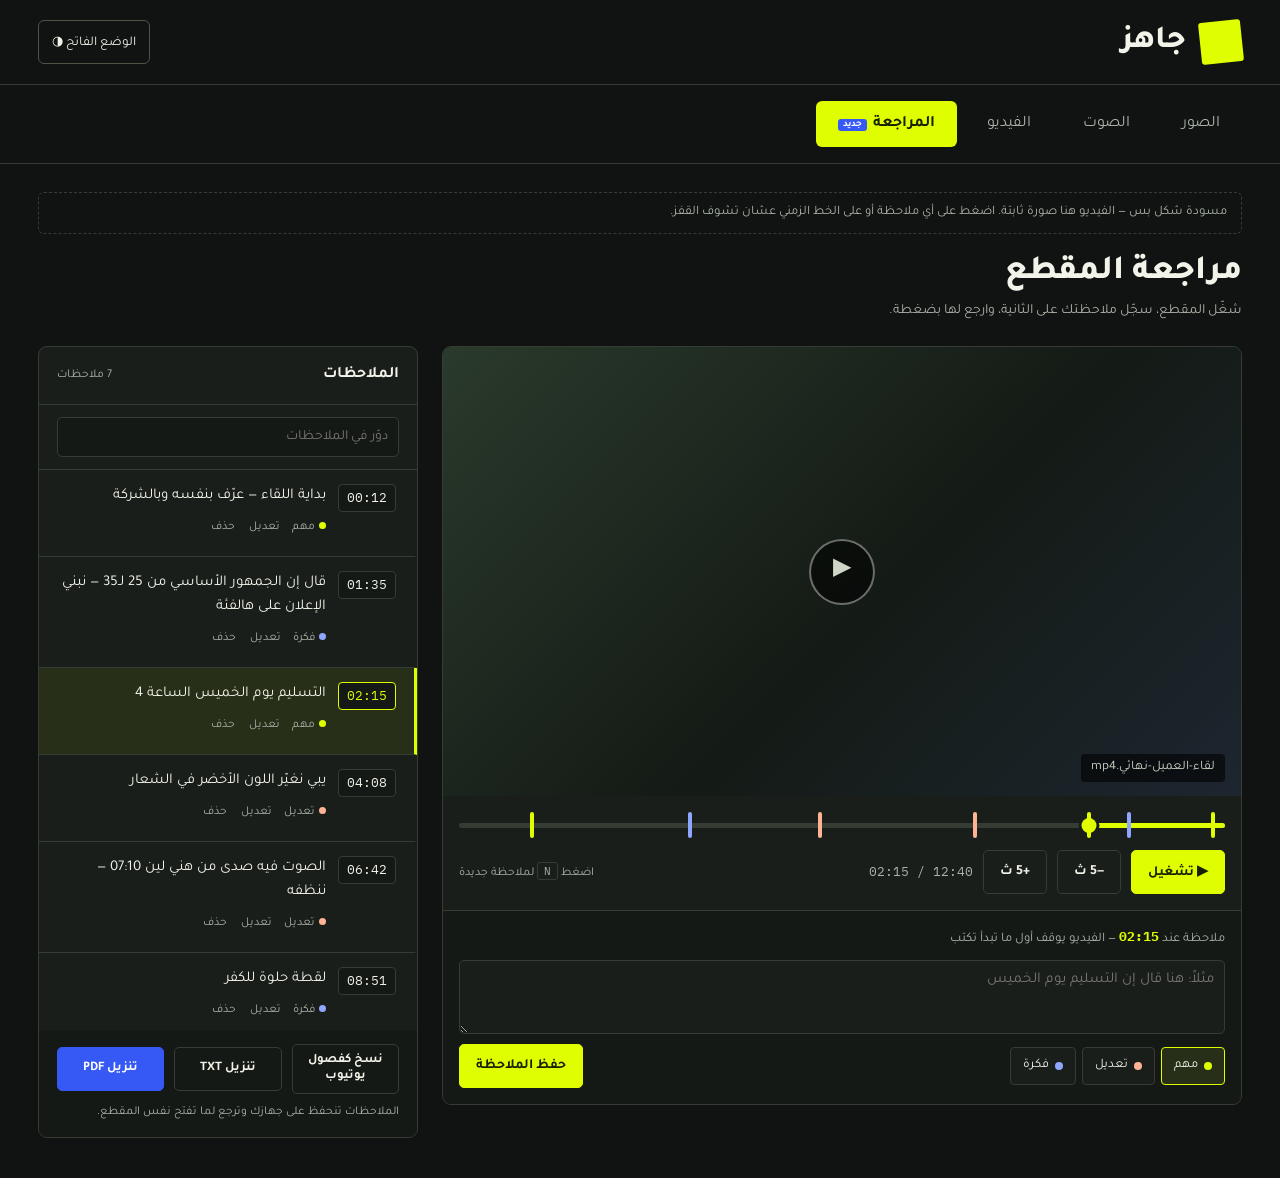
<file: mockups/review-mock.html>
<!doctype html>
<html lang="ar" dir="rtl" data-theme="dark">
<head>
<meta charset="utf-8">
<meta name="viewport" content="width=device-width,initial-scale=1">
<title>جاهز — مسودة المراجعة</title>
<link rel="preconnect" href="https://fonts.googleapis.com">
<link href="https://fonts.googleapis.com/css2?family=Tajawal:wght@400;500;700;800&family=IBM+Plex+Mono:wght@500&display=swap" rel="stylesheet">
<style>
:root,:root[data-theme="dark"]{--bg:#101311;--panel:#1A1E1B;--card:#151916;--ink:#F2F4E9;--muted:#ABB3A9;--line:#343C34;--accent:#DFFF00;--accent-ink:#172000;--brand:#101311;--soft:#272F19;--warn:#FFB294;--blue:#3658F5;--tag-fix:#FFB294;--tag-idea:#8FA6FF;--tag-key:#DFFF00;color-scheme:dark}
:root[data-theme="light"]{--bg:#F2F3EA;--panel:#FFFFFF;--card:#FAFBF5;--ink:#172018;--muted:#596453;--line:#CCD2C4;--accent:#365200;--accent-ink:#FFFFFF;--brand:#172018;--soft:#E8F2CF;--warn:#9D370B;--blue:#2949D7;--tag-fix:#9D370B;--tag-idea:#2949D7;--tag-key:#365200;color-scheme:light}
*{box-sizing:border-box}
body{margin:0;font:16px/1.55 "Tajawal",sans-serif;background:var(--bg);color:var(--ink)}
button,input,textarea{font-family:inherit}
.mono{font-family:"IBM Plex Mono",monospace;direction:ltr;font-variant-numeric:tabular-nums}
.top{display:flex;justify-content:space-between;align-items:center;padding:20px 38px;background:var(--brand);border-bottom:1px solid var(--line);color:#F2F4E9}
.brand{display:flex;gap:14px;align-items:center}.mark{width:42px;height:42px;background:#DFFF00;border-radius:3px;transform:rotate(-6deg)}
.bname{font:800 32px/1 "Tajawal"}.theme{background:transparent;border:1px solid #4A5547;color:#F2F4E9;padding:10px 13px;border-radius:6px;cursor:pointer;min-height:44px}
.side{display:flex;gap:8px;padding:16px 38px;border-bottom:1px solid var(--line);overflow-x:auto}
.tab{border:0;background:transparent;color:var(--muted);min-height:46px;border-radius:6px;padding:10px 22px;font-size:16px;flex-shrink:0;cursor:pointer}
.tab.on{background:var(--accent);color:var(--accent-ink);font-weight:700}
.tab .new{font-size:10px;background:var(--blue);color:#fff;border-radius:3px;padding:1px 5px;margin-inline-start:6px}
.content{padding:28px 38px 40px;max-width:1600px;margin:auto}
.head h1{font:800 34px/1.25 "Tajawal";margin:0}.head p{margin:6px 0 24px;color:var(--muted);font-size:14px}
.bench{display:grid;grid-template-columns:minmax(0,1fr) 380px;gap:24px;align-items:start}
.player{background:var(--panel);border:1px solid var(--line);border-radius:9px;overflow:hidden}
.screen{position:relative;aspect-ratio:16/9;background:linear-gradient(135deg,#2a3a2c,#141a15 55%,#1d2630);display:grid;place-items:center;color:#cfd6c8}
.screen .who{position:absolute;bottom:14px;right:16px;font-size:13px;background:#0009;padding:4px 10px;border-radius:4px}
.screen .play{width:66px;height:66px;border-radius:50%;background:#0008;border:2px solid #fff6;display:grid;place-items:center;font-size:24px;cursor:pointer}
.controls{padding:14px 16px 16px;display:grid;gap:10px}
.timeline{position:relative;height:30px;cursor:pointer}
.track{position:absolute;inset:13px 0;height:5px;background:var(--line);border-radius:3px}
.fill{position:absolute;top:13px;right:0;height:5px;background:var(--accent);border-radius:3px}
.pin{position:absolute;top:2px;width:4px;height:26px;border-radius:2px;transform:translateX(50%);cursor:pointer}
.pin:hover{width:6px}
.head-dot{position:absolute;top:8px;width:15px;height:15px;border-radius:50%;background:var(--accent);transform:translateX(50%);box-shadow:0 0 0 3px var(--panel)}
.row{display:flex;align-items:center;gap:10px;flex-wrap:wrap}
.time{font-size:13px;color:var(--muted)}
.btn{min-height:44px;border-radius:5px;padding:10px 16px;font-size:14px;font-weight:700;border:1px solid var(--line);background:transparent;color:var(--ink);cursor:pointer}
.btn.primary{background:var(--accent);color:var(--accent-ink);border-color:var(--accent)}
.btn.blue{background:var(--blue);color:#fff;border-color:var(--blue)}
.spacer{flex:1}
.kbd{font-size:11px;border:1px solid var(--line);border-radius:3px;padding:1px 6px;color:var(--muted)}
.add{border-top:1px solid var(--line);padding:16px;display:grid;gap:10px;background:var(--card)}
.add .at{font-size:13px;color:var(--muted)}.add .at b{color:var(--accent)}
.add textarea{width:100%;min-height:74px;resize:vertical;border:1px solid var(--line);border-radius:5px;background:var(--panel);color:var(--ink);padding:10px;font-size:15px}
.tags{display:flex;gap:6px;flex-wrap:wrap}
.tagb{border:1px solid var(--line);background:var(--panel);color:var(--ink);border-radius:4px;min-height:38px;padding:4px 12px;font-size:13px;cursor:pointer;display:flex;align-items:center;gap:6px}
.tagb i{width:8px;height:8px;border-radius:50%;display:inline-block}
.tagb.on{border-color:var(--accent);background:var(--soft)}
.notes{background:var(--panel);border:1px solid var(--line);border-radius:9px;overflow:hidden}
.nhead{display:flex;justify-content:space-between;align-items:center;padding:16px 18px;border-bottom:1px solid var(--line)}
.nhead b{font-size:16px}.nhead small{color:var(--muted);font-size:12px}
.filter{display:flex;gap:6px;padding:12px 18px;border-bottom:1px solid var(--line);flex-wrap:wrap}
.filter input{flex:1;min-width:120px;min-height:40px;border:1px solid var(--line);border-radius:5px;background:var(--card);color:var(--ink);padding:0 10px;font-size:14px}
.list{max-height:560px;overflow:auto}
.note{display:grid;grid-template-columns:auto 1fr;gap:4px 12px;padding:14px 18px;border-bottom:1px solid var(--line);cursor:pointer;border-inline-start:3px solid transparent}
.note:hover{background:var(--card)}
.note.cur{background:var(--soft);border-inline-start-color:var(--accent)}
.note .t{grid-row:1/3;font-size:13px;background:var(--card);border:1px solid var(--line);border-radius:4px;padding:3px 8px;height:fit-content;color:var(--ink)}
.note.cur .t{border-color:var(--accent);color:var(--accent)}
.note .tx{font-size:15px;line-height:1.6}
.note .meta{display:flex;gap:10px;align-items:center;font-size:12px;color:var(--muted)}
.note .meta i{width:7px;height:7px;border-radius:50%;display:inline-block;margin-inline-end:4px}
.note .meta button{background:none;border:0;color:var(--muted);font-size:12px;cursor:pointer;padding:4px 2px;min-height:30px}
.note .meta button:hover{color:var(--ink)}
.exp{padding:14px 18px;display:grid;gap:8px;background:var(--card)}
.exp .row .btn{flex:1;font-size:13px;padding:8px 10px}
.hint{font-size:12px;color:var(--muted);line-height:1.7;margin:0}
.ribbon{margin-bottom:18px;padding:10px 14px;border:1px dashed var(--line);border-radius:6px;font-size:13px;color:var(--muted)}
@media(max-width:1000px){.bench{grid-template-columns:1fr}.list{max-height:none}}
@media(max-width:600px){.top{padding:16px}.bname{font-size:26px}.side{padding:12px 16px;gap:6px}.tab{flex:1 1 0;padding:10px 6px;font-size:13px}.tab .new{display:none}.content{padding:20px 16px 32px}.head h1{font-size:27px}.controls{padding:12px}.add{padding:12px}.nhead,.filter,.note,.exp{padding-inline:14px}.hide-m{display:none}}
</style>
</head>
<body>
<header class="top">
 <div class="brand"><div class="mark"></div><div class="bname">جاهز</div></div>
 <button class="theme" id="theme">الوضع الفاتح ◑</button>
</header>
<nav class="side">
 <button class="tab">الصور</button><button class="tab">الصوت</button><button class="tab">الفيديو</button>
 <button class="tab on">المراجعة<span class="new">جديد</span></button>
</nav>
<main class="content">
 <div class="ribbon">مسودة شكل بس — الفيديو هنا صورة ثابتة. اضغط على أي ملاحظة أو على الخط الزمني عشان تشوف القفز.</div>
 <div class="head"><h1>مراجعة المقطع</h1><p>شغّل المقطع، سجّل ملاحظتك على الثانية، وارجع لها بضغطة.</p></div>
 <div class="bench">
  <section class="player">
   <div class="screen"><div class="play">▶</div><div class="who">لقاء-العميل-نهائي.mp4</div></div>
   <div class="controls">
    <div class="timeline" id="tl"><div class="track"></div><div class="fill" id="fill"></div><div class="head-dot" id="dot"></div></div>
    <div class="row">
     <button class="btn primary">▶ تشغيل</button>
     <button class="btn hide-m">−5 ث</button><button class="btn hide-m">+5 ث</button>
     <span class="time mono" id="clock">02:15 / 12:40</span>
     <span class="spacer"></span>
     <span class="hint hide-m">اضغط <span class="kbd mono">N</span> لملاحظة جديدة</span>
    </div>
   </div>
   <div class="add">
    <div class="at">ملاحظة عند <b class="mono" id="atTime">02:15</b> — الفيديو يوقف أول ما تبدأ تكتب</div>
    <textarea placeholder="مثلاً: هنا قال إن التسليم يوم الخميس"></textarea>
    <div class="row">
     <div class="tags">
      <button class="tagb on"><i style="background:var(--tag-key)"></i>مهم</button>
      <button class="tagb"><i style="background:var(--tag-fix)"></i>تعديل</button>
      <button class="tagb"><i style="background:var(--tag-idea)"></i>فكرة</button>
     </div>
     <span class="spacer"></span>
     <button class="btn primary">حفظ الملاحظة</button>
    </div>
   </div>
  </section>
  <aside class="notes">
   <div class="nhead"><b>الملاحظات</b><small id="count"></small></div>
   <div class="filter"><input placeholder="دوّر في الملاحظات"></div>
   <div class="list" id="list"></div>
   <div class="exp">
    <div class="row"><button class="btn">نسخ كفصول يوتيوب</button><button class="btn">تنزيل TXT</button><button class="btn blue">تنزيل PDF</button></div>
    <p class="hint">الملاحظات تنحفظ على جهازك وترجع لما تفتح نفس المقطع.</p>
   </div>
  </aside>
 </div>
</main>
<script>
const total=760,tags={key:['مهم','var(--tag-key)'],fix:['تعديل','var(--tag-fix)'],idea:['فكرة','var(--tag-idea)']};
const notes=[
 [12,'key','بداية اللقاء — عرّف بنفسه وبالشركة'],
 [95,'idea','قال إن الجمهور الأساسي من 25 لـ35 — نبني الإعلان على هالفئة'],
 [135,'key','التسليم يوم الخميس الساعة 4'],
 [248,'fix','يبي نغيّر اللون الأخضر في الشعار'],
 [402,'fix','الصوت فيه صدى من هني لين 07:10 — ننظفه'],
 [531,'idea','لقطة حلوة للكفر'],
 [688,'key','الميزانية النهائية اتفقنا عليها'],
];
const fmt=s=>String(Math.floor(s/60)).padStart(2,'0')+':'+String(Math.floor(s%60)).padStart(2,'0');
let now=135;
function render(){
 const pct=now/total*100;
 fill.style.width=pct+'%';dot.style.right=pct+'%';
 clock.textContent=fmt(now)+' / '+fmt(total);atTime.textContent=fmt(now);
 tl.querySelectorAll('.pin').forEach(p=>p.remove());
 notes.forEach(([t,k])=>{const p=document.createElement('div');p.className='pin';p.style.right=(t/total*100)+'%';p.style.background=tags[k][1];p.title=fmt(t);p.onclick=e=>{e.stopPropagation();now=t;render()};tl.appendChild(p)});
 const cur=notes.reduce((a,n)=>n[0]<=now?n:a,null);
 list.innerHTML=notes.map(n=>`<div class="note${n===cur?' cur':''}" data-t="${n[0]}"><span class="t mono">${fmt(n[0])}</span><div class="tx">${n[2]}</div><div class="meta"><span><i style="background:${tags[n[1]][1]}"></i>${tags[n[1]][0]}</span><button>تعديل</button><button>حذف</button></div></div>`).join('');
 list.querySelectorAll('.note').forEach(el=>el.onclick=()=>{now=+el.dataset.t;render()});
 count.textContent=notes.length+' ملاحظات';
}
tl.onclick=e=>{const r=tl.getBoundingClientRect();now=Math.round((r.right-e.clientX)/r.width*total);render()};
theme.onclick=()=>{const d=document.documentElement;d.dataset.theme=d.dataset.theme==='light'?'dark':'light';theme.textContent=d.dataset.theme==='light'?'الوضع الداكن ◐':'الوضع الفاتح ◑'};
render();
</script>
</body>
</html>
</file>
